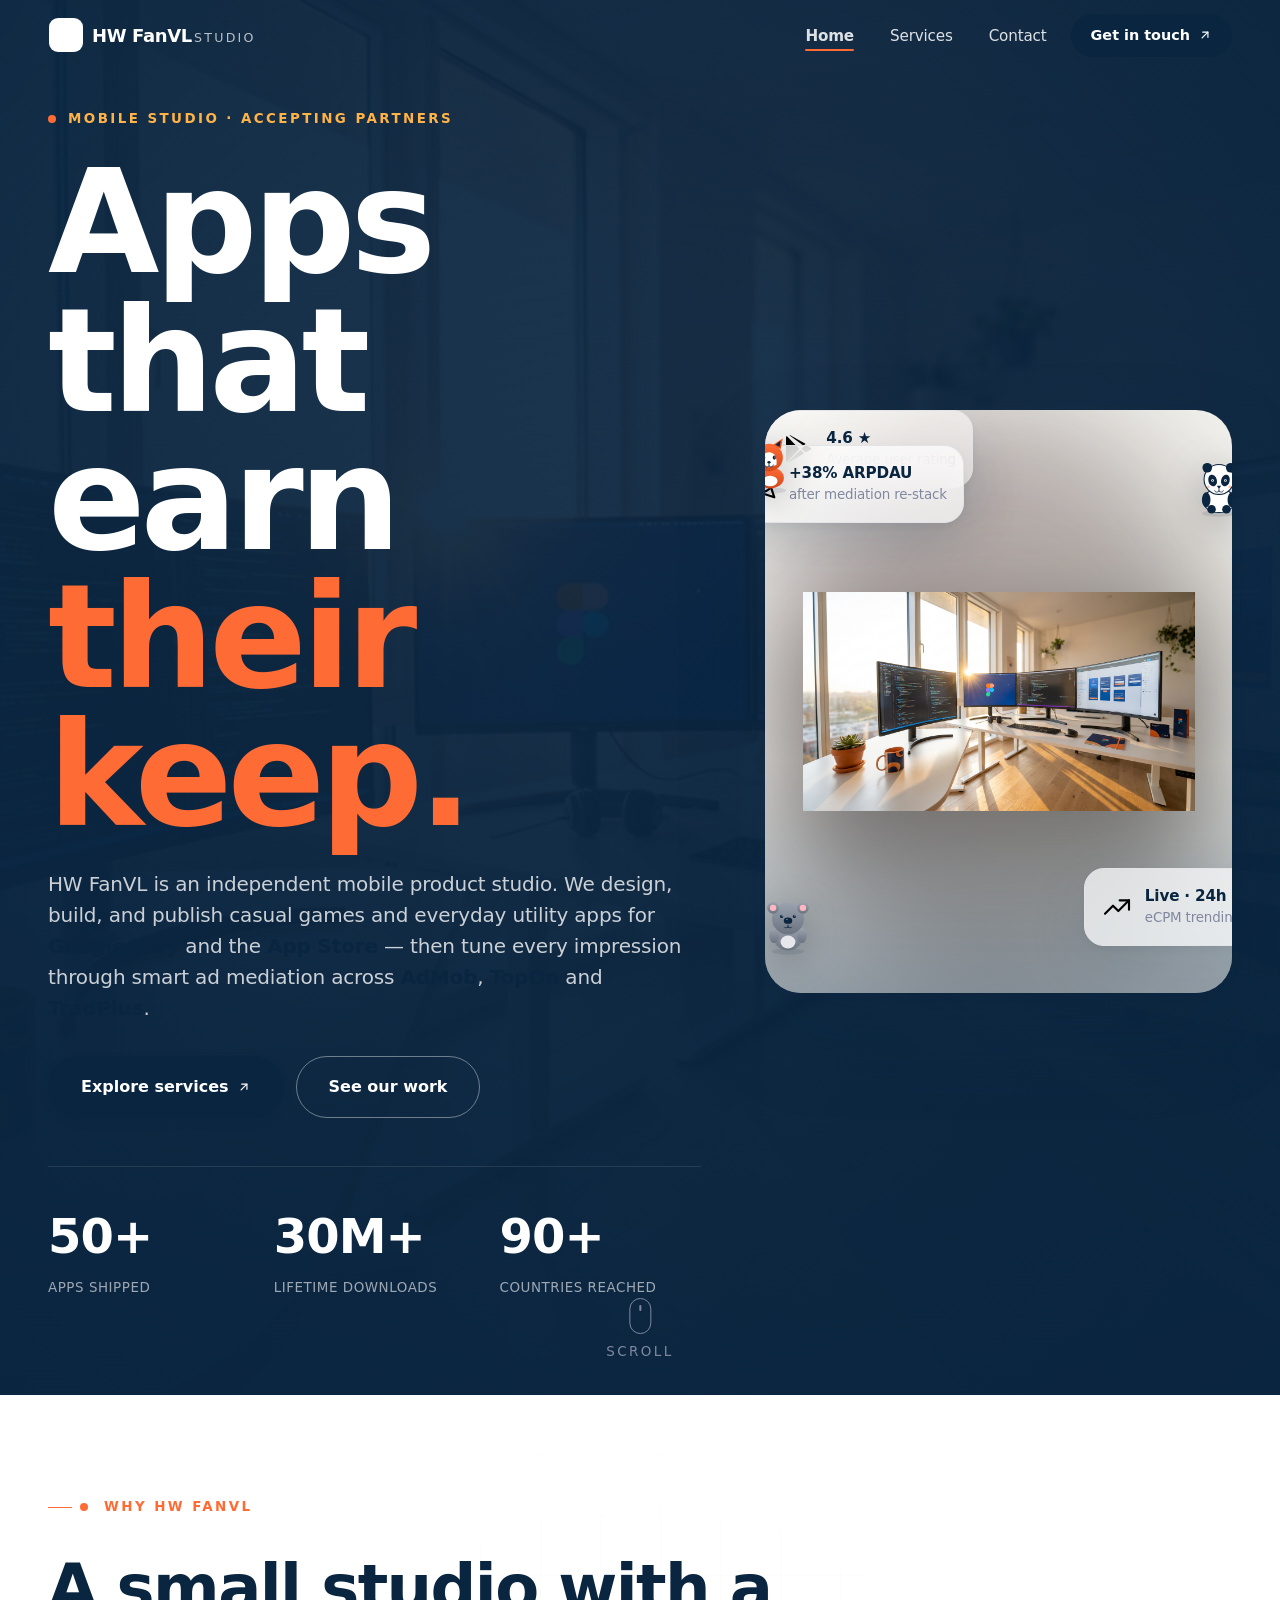
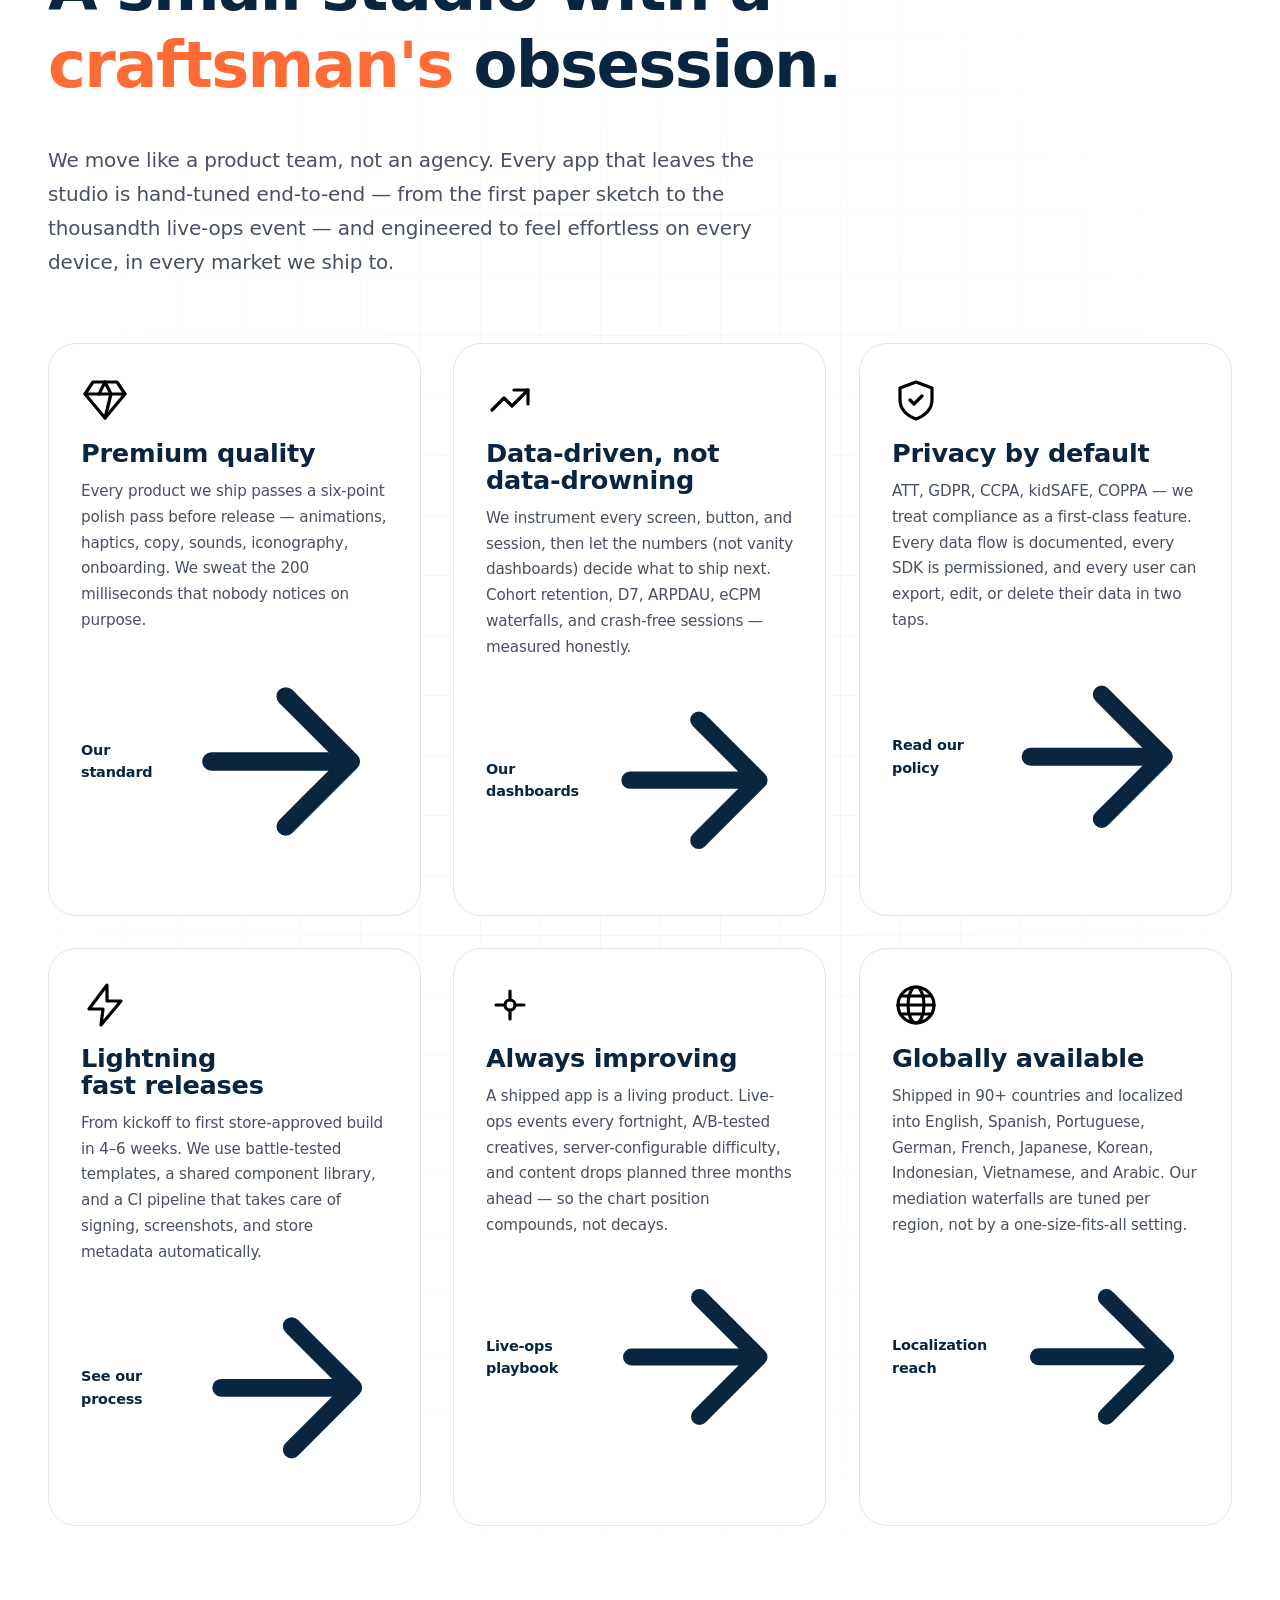
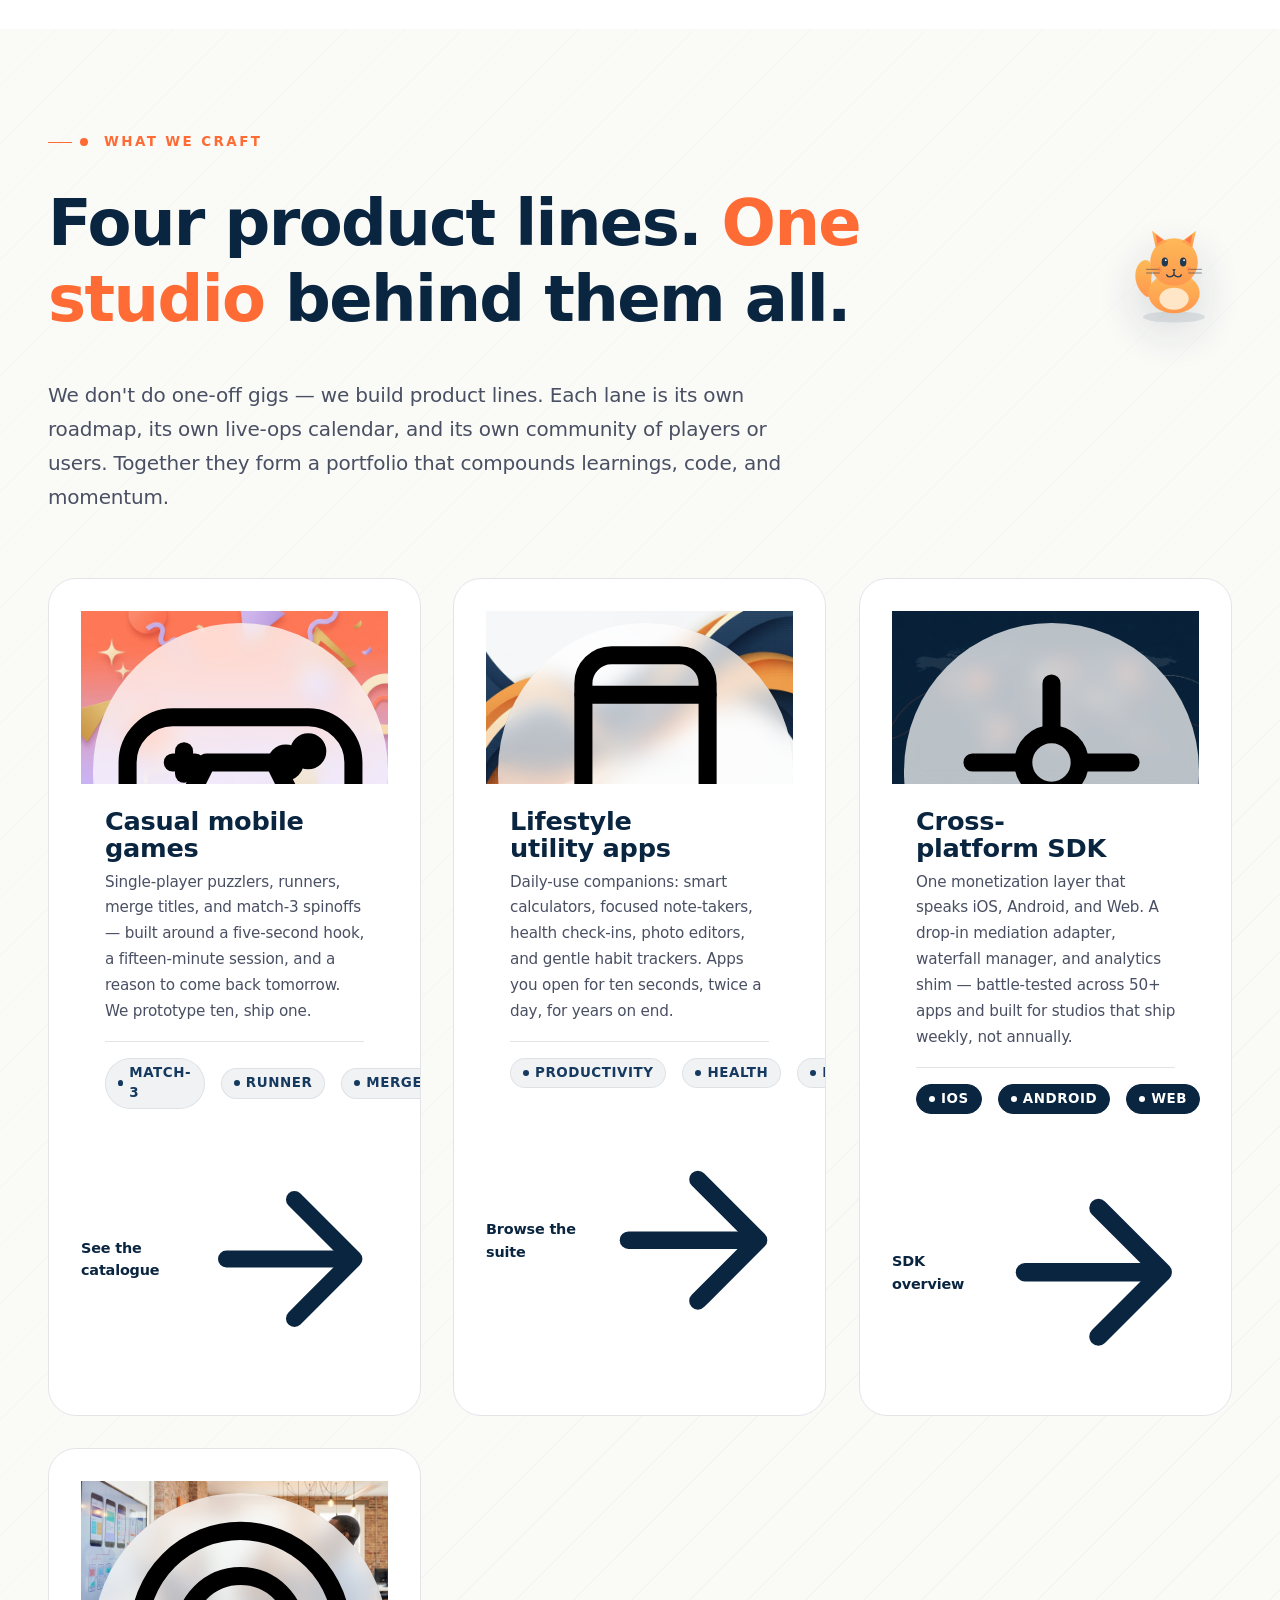
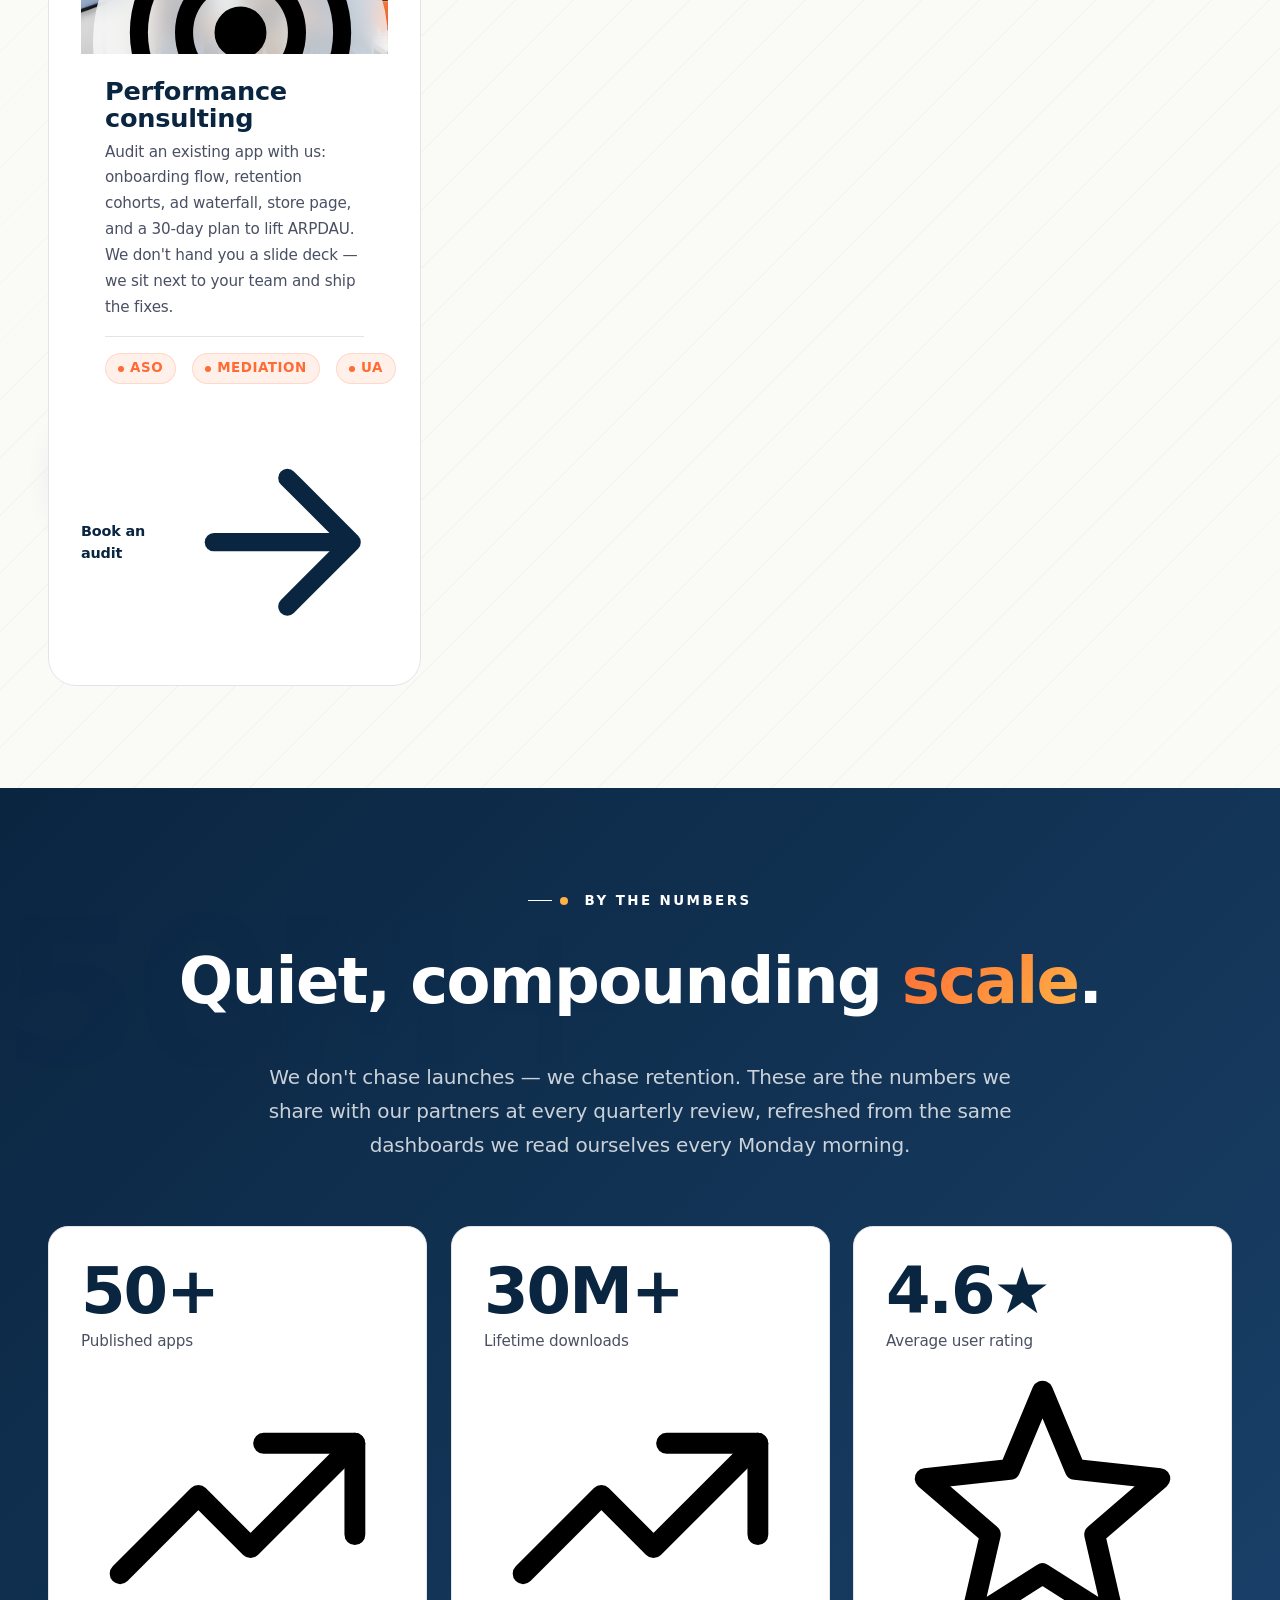
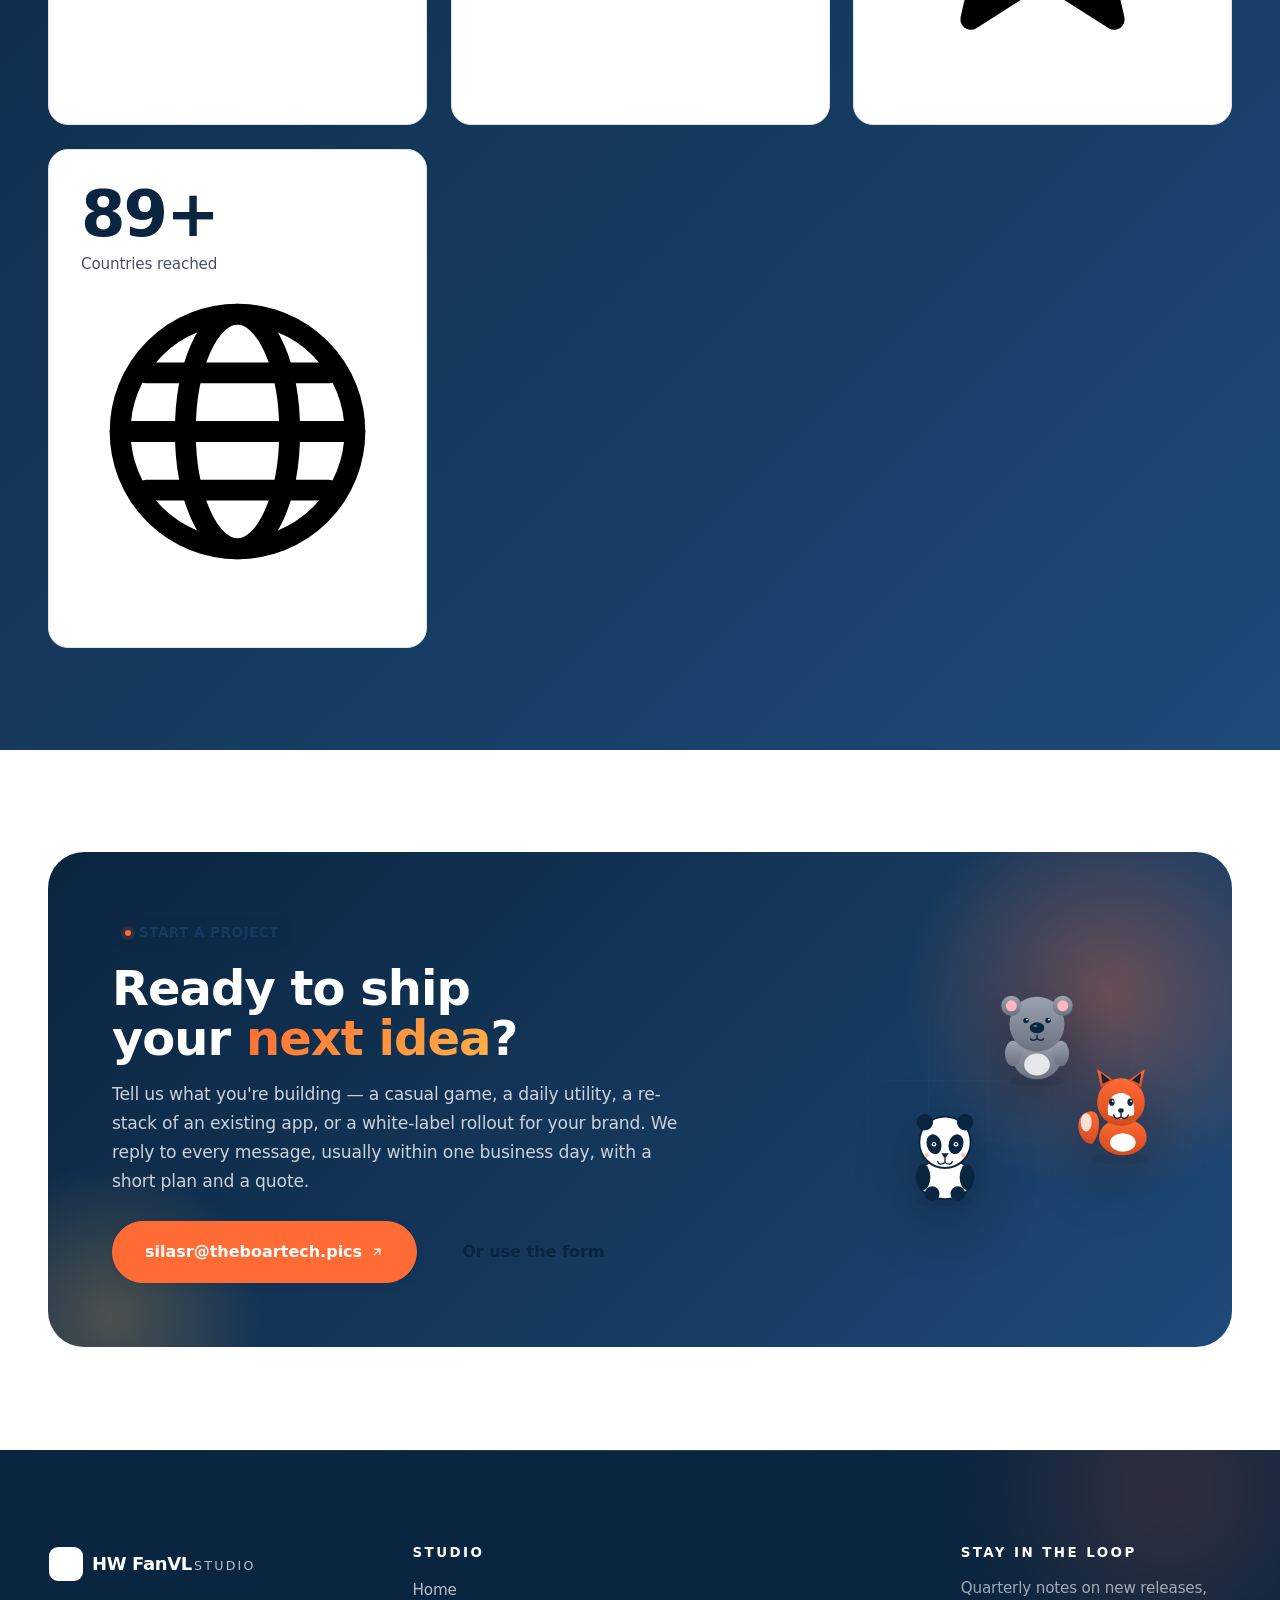
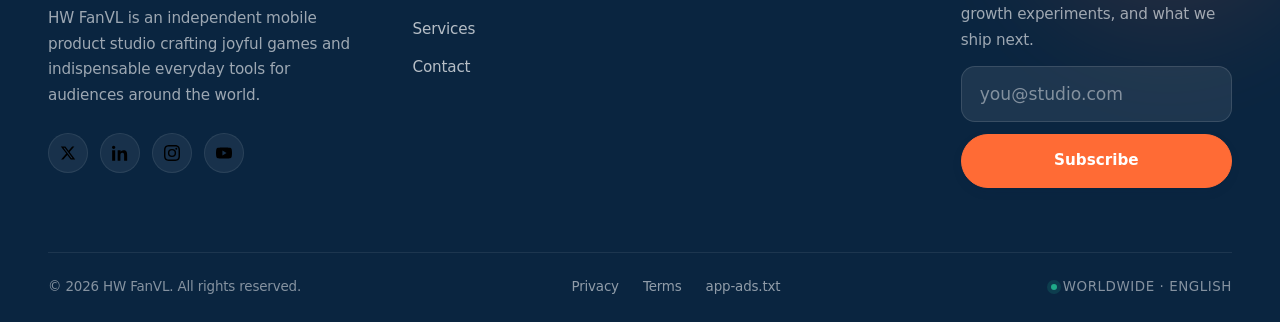
<file: index.html>
<!DOCTYPE html>
<html lang="en">
<head>
  <meta charset="UTF-8">
  <meta name="viewport" content="width=device-width, initial-scale=1.0, viewport-fit=cover">
  <meta name="theme-color" content="#0A2540">
  <meta name="color-scheme" content="light">

  <title>HW FanVL — Mobile Apps &amp; Digital Experiences</title>
  <meta name="description" content="HW FanVL crafts premium mobile games, lifestyle tools, and digital products. Publishing on Google Play and the App Store with intelligent ad monetization.">
  <meta name="keywords" content="mobile apps, game studio, AdMob mediation, TopOn, TradPlus, Google Play, App Store, casual games, lifestyle tools, mobile game studio, app monetization, indie studio, HW FanVL">
  <meta name="author" content="HW FanVL">
  <meta name="robots" content="index, follow">
  <meta name="googlebot" content="index, follow">
  <link rel="canonical" href="https://hwfanvl.com/">

  <!-- Open Graph -->
  <meta property="og:type" content="website">
  <meta property="og:site_name" content="HW FanVL">
  <meta property="og:title" content="HW FanVL — Mobile Apps &amp; Digital Experiences">
  <meta property="og:description" content="Premium mobile games, lifestyle tools, and digital products — published on Google Play and the App Store with intelligent ad monetization.">
  <meta property="og:url" content="https://hwfanvl.com/">
  <meta property="og:image" content="https://hwfanvl.com/images/og-image.svg">
  <meta property="og:image:width" content="1200">
  <meta property="og:image:height" content="630">
  <meta property="og:image:alt" content="HW FanVL — Mobile Apps &amp; Digital Experiences">
  <meta property="og:locale" content="en_US">

  <!-- Twitter Card -->
  <meta name="twitter:card" content="summary_large_image">
  <meta name="twitter:title" content="HW FanVL — Mobile Apps &amp; Digital Experiences">
  <meta name="twitter:description" content="Premium mobile games, lifestyle tools, and digital products — published on Google Play and the App Store with intelligent ad monetization.">
  <meta name="twitter:image" content="https://hwfanvl.com/images/og-image.svg">
  <meta name="twitter:image:alt" content="HW FanVL — Mobile Apps &amp; Digital Experiences">

  <!-- JSON-LD: Organization -->
  <script type="application/ld+json">
  {
    "@context": "https://schema.org",
    "@type": "Organization",
    "name": "HW FanVL",
    "url": "https://hwfanvl.com",
    "logo": "https://hwfanvl.com/images/logo.svg",
    "description": "HW FanVL crafts premium mobile games, lifestyle tools, and digital products published on Google Play and the App Store with intelligent ad monetization.",
    "email": "silasr@theboartech.pics",
    "sameAs": []
  }
  </script>

  <!-- Favicon -->
  <link rel="icon" type="image/svg+xml" href="images/favicon.svg">
  <link rel="apple-touch-icon" href="images/favicon.svg">

  <!-- Styles -->
  <link rel="stylesheet" href="css/style.css">
  <link rel="stylesheet" href="css/animations.css">

  <!-- Scripts (deferred) -->
  <script defer src="js/main.js"></script>
  <script defer src="js/animations.js"></script>
</head>

<body>
  <!-- Scroll progress bar (fixed, top) -->
  <div class="scroll-progress" data-scroll-progress aria-hidden="true"></div>

  <!-- Cursor halo (large screens; hidden on touch) -->
  <div class="cursor-halo" data-cursor-halo aria-hidden="true"></div>
  <div class="cursor-glow" data-cursor-glow aria-hidden="true"></div>

  <!-- ==================== NAV_START (identical across all pages) ==================== -->
  <header class="nav nav--dark" data-nav>
    <div class="nav__inner">
      <a class="nav-logo" href="index.html" aria-label="HW FanVL home">
        <img class="logo-mark" src="images/logo.svg" alt="" width="36" height="36">
        <span class="logo-text">HW FanVL <span class="sub">studio</span></span>
      </a>

      <nav class="nav-menu" aria-label="Primary">
        <ul class="nav-list" role="list">
          <li><a class="nav-link" data-nav-link href="index.html">Home</a></li>
          <li><a class="nav-link" data-nav-link href="services.html">Services</a></li>
          <li><a class="nav-link" data-nav-link href="contact.html">Contact</a></li>
        </ul>

        <div class="nav-actions">
          <a class="nav-cta" data-magnetic href="contact.html">
            <span>Get in touch</span>
            <svg class="arrow" viewBox="0 0 24 24" fill="none" stroke="currentColor" stroke-width="2" stroke-linecap="round" stroke-linejoin="round" aria-hidden="true">
              <path d="M7 17 L17 7"/>
              <path d="M8 7 H17 V16"/>
            </svg>
          </a>
        </div>
      </nav>

      <button class="nav-toggle" data-nav-toggle aria-label="Toggle menu" aria-expanded="false" aria-controls="mobile-drawer">
        <span class="bar"></span>
        <span class="bar"></span>
        <span class="bar"></span>
      </button>
    </div>
    <div class="nav-progress" data-nav-progress aria-hidden="true"></div>
  </header>

  <div class="mobile-drawer" id="mobile-drawer" data-mobile-drawer aria-hidden="true">
    <ul class="nav-list" role="list">
      <li><a class="nav-link" data-nav-link href="index.html">Home</a></li>
      <li><a class="nav-link" data-nav-link href="services.html">Services</a></li>
      <li><a class="nav-link" data-nav-link href="contact.html">Contact</a></li>
    </ul>
    <div class="nav-actions">
      <a class="nav-cta" href="contact.html">
        <span>Get in touch</span>
        <svg class="arrow" viewBox="0 0 24 24" fill="none" stroke="currentColor" stroke-width="2" stroke-linecap="round" stroke-linejoin="round" aria-hidden="true">
          <path d="M7 17 L17 7"/>
          <path d="M8 7 H17 V16"/>
        </svg>
      </a>
    </div>
  </div>
  <!-- ==================== NAV_END ==================== -->

  <main id="main">

    <!-- ==================== HERO_SECTION_START ==================== -->
    <section class="hero hero--ink" id="hero" data-anim-bg>
      <div class="hero__bg" aria-hidden="true">
        <img class="hero__img" src="images/studio-hero.png" alt="">
        <div class="hero__grid-overlay"></div>
      </div>

      <div class="hero__inner">
        <div class="hero__content">
          <span class="hero__eyebrow">
            <span class="pulse"></span>
            <span>Mobile studio · accepting partners</span>
          </span>

          <h1>
            <span class="display-line">Apps that earn</span>
            <span class="display-line display-accent">their keep.</span>
          </h1>

          <p class="lead">
            HW FanVL is an independent mobile product studio. We design, build, and publish casual games and everyday utility apps for <strong>Google&nbsp;Play</strong> and the <strong>App&nbsp;Store</strong> — then tune every impression through smart ad mediation across <strong>AdMob</strong>, <strong>TopOn</strong> and <strong>TradPlus</strong>.
          </p>

          <div class="hero__actions">
            <a class="btn btn-primary btn-lg" data-magnetic href="services.html">
              <span>Explore services</span>
              <svg class="arrow" viewBox="0 0 24 24" fill="none" stroke="currentColor" stroke-width="2" stroke-linecap="round" stroke-linejoin="round" aria-hidden="true">
                <path d="M7 17 L17 7"/>
                <path d="M8 7 H17 V16"/>
              </svg>
            </a>
            <a class="btn btn-outline-light btn-lg" data-magnetic href="#featured">
              <span>See our work</span>
            </a>
          </div>

          <div class="hero__stats">
            <div class="hero__stat">
              <span class="num" data-counter="50" data-suffix="+">0</span>
              <span class="lbl">Apps shipped</span>
            </div>
            <div class="hero__stat">
              <span class="num" data-counter="30" data-suffix="M+">0</span>
              <span class="lbl">Lifetime downloads</span>
            </div>
            <div class="hero__stat">
              <span class="num" data-counter="90" data-suffix="+">0</span>
              <span class="lbl">Countries reached</span>
            </div>
          </div>
        </div>

        <div class="hero__visual" data-tilt data-tilt-scroll="6">
          <div class="hero__visual-stack" aria-hidden="true">
            <div class="deco-blob ink glow"></div>
            <div class="deco-dots sm"></div>
            <img class="hero__visual-main" src="images/studio-hero.png" alt="">
            <img class="hero__floating-animal hero__floating-animal--tl float-slow" src="images/animal-fox.svg" alt="">
            <img class="hero__floating-animal hero__floating-animal--tr float" src="images/animal-panda.svg" alt="">
            <img class="hero__floating-animal hero__floating-animal--bl float-fast" src="images/animal-koala.svg" alt="">

            <div class="hero__floating-card glass-pulse">
              <div class="row">
                <img class="ic" src="images/icon-google-play.svg" alt="">
                <div class="meta">
                  <strong>4.6 ★</strong>
                  <span>Average user rating</span>
                </div>
              </div>
            </div>

            <div class="hero__floating-card tl">
              <div class="row">
                <img class="ic" src="images/icon-rocket.svg" alt="">
                <div class="meta">
                  <strong>+38% ARPDAU</strong>
                  <span>after mediation re-stack</span>
                </div>
              </div>
            </div>

            <div class="hero__floating-card br">
              <div class="row">
                <img class="ic" src="images/icon-trend.svg" alt="">
                <div class="meta">
                  <strong>Live · 24h</strong>
                  <span>eCPM trending up</span>
                </div>
              </div>
            </div>
          </div>
        </div>
      </div>

      <div class="hero__scroll-cue" aria-hidden="true">
        <span class="mouse"></span>
        <span>Scroll</span>
      </div>
    </section>
    <!-- ==================== HERO_SECTION_END ==================== -->


    <!-- ==================== OVERVIEW_SECTION_START ==================== -->
    <section class="section bg-paper" id="overview">
      <div class="deco-grid" aria-hidden="true"></div>
      <div class="deco-blob accent float-slow" aria-hidden="true"></div>

      <div class="container">
        <div class="section-head reveal-stagger">
          <span class="eyebrow"><span class="kicker-dot"></span> Why HW FanVL</span>
          <h2 class="section-title">
            A small studio with a <span class="accent">craftsman's</span> obsession.
          </h2>
          <p class="section-subtitle">
            We move like a product team, not an agency. Every app that leaves the studio is hand-tuned end-to-end — from the first paper sketch to the thousandth live-ops event — and engineered to feel effortless on every device, in every market we ship to.
          </p>
        </div>

        <div class="grid grid-3 overview__grid" data-anim="up">
          <div class="card card-feature" data-anim="up" data-anim-delay="0">
            <div class="card__icon"><img class="ic" src="images/icon-diamond.svg" alt=""></div>
            <h3 class="card__title">Premium quality</h3>
            <p class="card__body">
              Every product we ship passes a six-point polish pass before release — animations, haptics, copy, sounds, iconography, onboarding. We sweat the 200 milliseconds that nobody notices on purpose.
            </p>
            <a class="card__link" href="services.html">Our standard <svg class="arrow" viewBox="0 0 24 24" fill="none" stroke="currentColor" stroke-width="2" stroke-linecap="round" stroke-linejoin="round" aria-hidden="true"><path d="M5 12 H19"/><path d="M13 5 L20 12 L13 19"/></svg></a>
          </div>

          <div class="card card-feature" data-anim="up" data-anim-delay="80">
            <div class="card__icon"><img class="ic" src="images/icon-trend.svg" alt=""></div>
            <h3 class="card__title">Data-driven, not data-drowning</h3>
            <p class="card__body">
              We instrument every screen, button, and session, then let the numbers (not vanity dashboards) decide what to ship next. Cohort retention, D7, ARPDAU, eCPM waterfalls, and crash-free sessions — measured honestly.
            </p>
            <a class="card__link" href="services.html">Our dashboards <svg class="arrow" viewBox="0 0 24 24" fill="none" stroke="currentColor" stroke-width="2" stroke-linecap="round" stroke-linejoin="round" aria-hidden="true"><path d="M5 12 H19"/><path d="M13 5 L20 12 L13 19"/></svg></a>
          </div>

          <div class="card card-feature" data-anim="up" data-anim-delay="160">
            <div class="card__icon"><img class="ic" src="images/icon-shield.svg" alt=""></div>
            <h3 class="card__title">Privacy by default</h3>
            <p class="card__body">
              ATT, GDPR, CCPA, kidSAFE, COPPA — we treat compliance as a first-class feature. Every data flow is documented, every SDK is permissioned, and every user can export, edit, or delete their data in two taps.
            </p>
            <a class="card__link" href="privacy.html">Read our policy <svg class="arrow" viewBox="0 0 24 24" fill="none" stroke="currentColor" stroke-width="2" stroke-linecap="round" stroke-linejoin="round" aria-hidden="true"><path d="M5 12 H19"/><path d="M13 5 L20 12 L13 19"/></svg></a>
          </div>

          <div class="card card-feature" data-anim="up" data-anim-delay="240">
            <div class="card__icon"><img class="ic" src="images/icon-lightning.svg" alt=""></div>
            <h3 class="card__title">Lightning fast releases</h3>
            <p class="card__body">
              From kickoff to first store-approved build in 4–6 weeks. We use battle-tested templates, a shared component library, and a CI pipeline that takes care of signing, screenshots, and store metadata automatically.
            </p>
            <a class="card__link" href="services.html">See our process <svg class="arrow" viewBox="0 0 24 24" fill="none" stroke="currentColor" stroke-width="2" stroke-linecap="round" stroke-linejoin="round" aria-hidden="true"><path d="M5 12 H19"/><path d="M13 5 L20 12 L13 19"/></svg></a>
          </div>

          <div class="card card-feature" data-anim="up" data-anim-delay="320">
            <div class="card__icon"><img class="ic" src="images/icon-spark.svg" alt=""></div>
            <h3 class="card__title">Always improving</h3>
            <p class="card__body">
              A shipped app is a living product. Live-ops events every fortnight, A/B-tested creatives, server-configurable difficulty, and content drops planned three months ahead — so the chart position compounds, not decays.
            </p>
            <a class="card__link" href="services.html">Live-ops playbook <svg class="arrow" viewBox="0 0 24 24" fill="none" stroke="currentColor" stroke-width="2" stroke-linecap="round" stroke-linejoin="round" aria-hidden="true"><path d="M5 12 H19"/><path d="M13 5 L20 12 L13 19"/></svg></a>
          </div>

          <div class="card card-feature" data-anim="up" data-anim-delay="400">
            <div class="card__icon"><img class="ic" src="images/icon-globe.svg" alt=""></div>
            <h3 class="card__title">Globally available</h3>
            <p class="card__body">
              Shipped in 90+ countries and localized into English, Spanish, Portuguese, German, French, Japanese, Korean, Indonesian, Vietnamese, and Arabic. Our mediation waterfalls are tuned per region, not by a one-size-fits-all setting.
            </p>
            <a class="card__link" href="services.html">Localization reach <svg class="arrow" viewBox="0 0 24 24" fill="none" stroke="currentColor" stroke-width="2" stroke-linecap="round" stroke-linejoin="round" aria-hidden="true"><path d="M5 12 H19"/><path d="M13 5 L20 12 L13 19"/></svg></a>
          </div>
        </div>
      </div>
    </section>
    <!-- ==================== OVERVIEW_SECTION_END ==================== -->


    <!-- ==================== FEATURED_SECTION_START ==================== -->
    <section class="section bg-bone" id="featured">
      <div class="deco-stripes" aria-hidden="true"></div>
      <img class="deco-float deco-float--cat float" src="images/animal-cat.svg" alt="" aria-hidden="true">
      <img class="deco-float deco-float--rabbit float-slow" src="images/animal-rabbit.svg" alt="" aria-hidden="true">

      <div class="container">
        <div class="section-head reveal-stagger">
          <span class="eyebrow"><span class="kicker-dot"></span> What we craft</span>
          <h2 class="section-title">
            Four product lines. <span class="accent">One studio</span> behind them all.
          </h2>
          <p class="section-subtitle">
            We don't do one-off gigs — we build product lines. Each lane is its own roadmap, its own live-ops calendar, and its own community of players or users. Together they form a portfolio that compounds learnings, code, and momentum.
          </p>
        </div>

        <div class="grid grid-4 featured__grid" data-anim="up">
          <article class="card card-feature" data-anim="up">
            <div class="card-feature__media">
              <img src="images/illustration-celebration.png" alt="Casual mobile game artwork">
              <span class="badge"><img class="ic" src="images/icon-game.svg" alt=""> Casual game</span>
            </div>
            <div class="card-feature__body">
              <h3 class="card-feature__title">Casual mobile games</h3>
              <p>
                Single-player puzzlers, runners, merge titles, and match-3 spinoffs — built around a five-second hook, a fifteen-minute session, and a reason to come back tomorrow. We prototype ten, ship one.
              </p>
              <div class="card-feature__meta">
                <span class="tag"><span class="dot"></span> Match-3</span>
                <span class="tag"><span class="dot"></span> Runner</span>
                <span class="tag"><span class="dot"></span> Merge</span>
              </div>
            </div>
            <a class="card__link" href="services.html">See the catalogue <svg class="arrow" viewBox="0 0 24 24" fill="none" stroke="currentColor" stroke-width="2" stroke-linecap="round" stroke-linejoin="round" aria-hidden="true"><path d="M5 12 H19"/><path d="M13 5 L20 12 L13 19"/></svg></a>
          </article>

          <article class="card card-feature" data-anim="up" data-anim-delay="80">
            <div class="card-feature__media">
              <img src="images/illustration-abstract.png" alt="Lifestyle utility app artwork">
              <span class="badge"><img class="ic" src="images/icon-mobile.svg" alt=""> Utility</span>
            </div>
            <div class="card-feature__body">
              <h3 class="card-feature__title">Lifestyle utility apps</h3>
              <p>
                Daily-use companions: smart calculators, focused note-takers, health check-ins, photo editors, and gentle habit trackers. Apps you open for ten seconds, twice a day, for years on end.
              </p>
              <div class="card-feature__meta">
                <span class="tag"><span class="dot"></span> Productivity</span>
                <span class="tag"><span class="dot"></span> Health</span>
                <span class="tag"><span class="dot"></span> Photo</span>
              </div>
            </div>
            <a class="card__link" href="services.html">Browse the suite <svg class="arrow" viewBox="0 0 24 24" fill="none" stroke="currentColor" stroke-width="2" stroke-linecap="round" stroke-linejoin="round" aria-hidden="true"><path d="M5 12 H19"/><path d="M13 5 L20 12 L13 19"/></svg></a>
          </article>

          <article class="card card-feature" data-anim="up" data-anim-delay="160">
            <div class="card-feature__media">
              <img src="images/illustration-connections.png" alt="Cross-platform SDK">
              <span class="badge"><img class="ic" src="images/icon-spark.svg" alt=""> SDK</span>
            </div>
            <div class="card-feature__body">
              <h3 class="card-feature__title">Cross-platform SDK</h3>
              <p>
                One monetization layer that speaks iOS, Android, and Web. A drop-in mediation adapter, waterfall manager, and analytics shim — battle-tested across 50+ apps and built for studios that ship weekly, not annually.
              </p>
              <div class="card-feature__meta">
                <span class="tag tag-ink"><span class="dot"></span> iOS</span>
                <span class="tag tag-ink"><span class="dot"></span> Android</span>
                <span class="tag tag-ink"><span class="dot"></span> Web</span>
              </div>
            </div>
            <a class="card__link" href="services.html">SDK overview <svg class="arrow" viewBox="0 0 24 24" fill="none" stroke="currentColor" stroke-width="2" stroke-linecap="round" stroke-linejoin="round" aria-hidden="true"><path d="M5 12 H19"/><path d="M13 5 L20 12 L13 19"/></svg></a>
          </article>

          <article class="card card-feature" data-anim="up" data-anim-delay="240">
            <div class="card-feature__media">
              <img src="images/team-collaboration.png" alt="Performance consulting">
              <span class="badge"><img class="ic" src="images/icon-target.svg" alt=""> Consulting</span>
            </div>
            <div class="card-feature__body">
              <h3 class="card-feature__title">Performance consulting</h3>
              <p>
                Audit an existing app with us: onboarding flow, retention cohorts, ad waterfall, store page, and a 30-day plan to lift ARPDAU. We don't hand you a slide deck — we sit next to your team and ship the fixes.
              </p>
              <div class="card-feature__meta">
                <span class="tag tag-accent"><span class="dot"></span> ASO</span>
                <span class="tag tag-accent"><span class="dot"></span> Mediation</span>
                <span class="tag tag-accent"><span class="dot"></span> UA</span>
              </div>
            </div>
            <a class="card__link" href="contact.html">Book an audit <svg class="arrow" viewBox="0 0 24 24" fill="none" stroke="currentColor" stroke-width="2" stroke-linecap="round" stroke-linejoin="round" aria-hidden="true"><path d="M5 12 H19"/><path d="M13 5 L20 12 L13 19"/></svg></a>
          </article>
        </div>
      </div>
    </section>
    <!-- ==================== FEATURED_SECTION_END ==================== -->


    <!-- ==================== STATS_SECTION_START ==================== -->
    <section class="section bg-ink" id="stats">
      <div class="deco-dots deco-dots--light" aria-hidden="true"></div>
      <div class="deco-blob amber float-slow" aria-hidden="true"></div>
      <span class="deco-number" aria-hidden="true">50M+</span>

      <div class="container">
        <div class="section-head reveal-stagger center">
          <span class="eyebrow eyebrow-light"><span class="kicker-dot"></span> By the numbers</span>
          <h2 class="section-title text-paper">
            Quiet, compounding <span class="gradient-text">scale</span>.
          </h2>
          <p class="section-subtitle">
            We don't chase launches — we chase retention. These are the numbers we share with our partners at every quarterly review, refreshed from the same dashboards we read ourselves every Monday morning.
          </p>
        </div>

        <div class="grid grid-4 stats" data-anim="up">
          <div class="card card-stat" data-anim="up" data-anim-delay="0">
            <span class="num"><span data-counter="50" data-suffix="+">0</span></span>
            <span class="lbl">Published apps</span>
            <span class="stat__trend"><img class="ic" src="images/icon-trend.svg" alt=""> Live on both stores</span>
          </div>
          <div class="card card-stat" data-anim="up" data-anim-delay="80">
            <span class="num"><span data-counter="30" data-suffix="M+">0</span></span>
            <span class="lbl">Lifetime downloads</span>
            <span class="stat__trend"><img class="ic" src="images/icon-trend.svg" alt=""> Organic + paid</span>
          </div>
          <div class="card card-stat" data-anim="up" data-anim-delay="160">
            <span class="num"><span data-counter="4.6" data-suffix="★" data-decimals="1">0</span></span>
            <span class="lbl">Average user rating</span>
            <span class="stat__trend"><img class="ic" src="images/icon-star.svg" alt=""> 92% positive reviews</span>
          </div>
          <div class="card card-stat" data-anim="up" data-anim-delay="240">
            <span class="num"><span data-counter="90" data-suffix="+">0</span></span>
            <span class="lbl">Countries reached</span>
            <span class="stat__trend"><img class="ic" src="images/icon-globe.svg" alt=""> Localized in 10 languages</span>
          </div>
        </div>
      </div>
    </section>
    <!-- ==================== STATS_SECTION_END ==================== -->


    <!-- ==================== CTA_SECTION_START ==================== -->
    <section class="section bg-paper" id="cta">
      <div class="deco-blob ink float-slow" aria-hidden="true"></div>
      <img class="deco-float deco-float--dog float" src="images/animal-dog.svg" alt="" aria-hidden="true">

      <div class="container">
        <div class="card-cta" data-anim="scale">
          <div class="card-cta__content">
            <span class="kicker"><span class="dot"></span> Start a project</span>
            <h2>Ready to ship your <span class="gradient-text">next idea</span>?</h2>
            <p>
              Tell us what you're building — a casual game, a daily utility, a re-stack of an existing app, or a white-label rollout for your brand. We reply to every message, usually within one business day, with a short plan and a quote.
            </p>
            <div class="actions">
              <a class="btn btn-accent btn-lg" data-magnetic href="mailto:silasr@theboartech.pics?subject=Project%20inquiry%20%E2%80%94%20HW%20FanVL">
                <span>silasr@theboartech.pics</span>
                <svg class="arrow" viewBox="0 0 24 24" fill="none" stroke="currentColor" stroke-width="2" stroke-linecap="round" stroke-linejoin="round" aria-hidden="true">
                  <path d="M7 17 L17 7"/>
                  <path d="M8 7 H17 V16"/>
                </svg>
              </a>
              <a class="btn btn-ghost btn-lg" href="contact.html">
                <span>Or use the form</span>
              </a>
            </div>
          </div>

          <div class="card-cta__visual" aria-hidden="true">
            <div class="deco-grid deco-grid--dark"></div>
            <img class="float-slow" src="images/animal-koala.svg" alt="">
            <img class="float" src="images/animal-panda.svg" alt="">
            <img class="float-fast" src="images/animal-fox.svg" alt="">
          </div>
        </div>
      </div>
    </section>
    <!-- ==================== CTA_SECTION_END ==================== -->

  </main>

  <!-- ==================== FOOTER_START (identical across all pages) ==================== -->
  <footer class="footer" data-anim="up">
    <div class="container">
      <div class="footer__grid">
        <div class="footer__brand">
          <a class="nav-logo" href="index.html" aria-label="HW FanVL home">
            <img class="logo-mark" src="images/logo-white.svg" alt="" width="36" height="36">
            <span class="logo-text">HW FanVL <span class="sub">studio</span></span>
          </a>
          <p>
            HW FanVL is an independent mobile product studio crafting joyful games and indispensable everyday tools for audiences around the world.
          </p>
          <div class="footer__social">
            <a href="#" aria-label="X (Twitter)"><img class="ic" src="images/icon-x.svg" alt=""></a>
            <a href="#" aria-label="LinkedIn"><img class="ic" src="images/icon-linkedin.svg" alt=""></a>
            <a href="#" aria-label="Instagram"><img class="ic" src="images/icon-instagram.svg" alt=""></a>
            <a href="#" aria-label="YouTube"><img class="ic" src="images/icon-youtube.svg" alt=""></a>
          </div>
        </div>

        <div class="footer__col">
          <h6>Studio</h6>
          <ul role="list">
            <li><a href="index.html">Home</a></li>
            <li><a href="services.html">Services</a></li>
            <li><a href="contact.html">Contact</a></li>
          </ul>
        </div>

        <div class="footer__col">
          <h6>Resources</h6>
          <ul role="list">
            <li><a href="privacy.html">Privacy policy</a></li>
            <li><a href="terms.html">Terms of service</a></li>
            <li><a href="contact.html">Press &amp; partnerships</a></li>
            <li><a href="app-ads.txt">app-ads.txt</a></li>
          </ul>
        </div>

        <div class="footer__col footer__newsletter">
          <h6>Stay in the loop</h6>
          <p>Quarterly notes on new releases, growth experiments, and what we ship next.</p>
          <form data-newsletter novalidate>
            <input class="form-control" type="email" name="email" placeholder="you@studio.com" required aria-label="Email address">
            <div class="form-status" data-form-status></div>
            <button class="btn btn-accent btn-block" type="submit">Subscribe</button>
          </form>
        </div>
      </div>

      <div class="footer__bottom">
        <div>© <span data-year>2026</span> HW FanVL. All rights reserved.</div>
        <div class="legal-links">
          <a href="privacy.html">Privacy</a>
          <a href="terms.html">Terms</a>
          <a href="app-ads.txt">app-ads.txt</a>
        </div>
        <div class="region"><span class="dot"></span><span>Worldwide · English</span></div>
      </div>
    </div>
  </footer>
  <!-- ==================== FOOTER_END ==================== -->

  <a class="back-to-top" data-back-top href="#main" aria-label="Back to top">
    <svg class="ic" viewBox="0 0 24 24" fill="none" stroke="currentColor" stroke-width="2" stroke-linecap="round" stroke-linejoin="round" aria-hidden="true">
      <path d="M12 19 V5"/>
      <path d="M5 12 L12 5 L19 12"/>
    </svg>
  </a>
</body>
</html>
</file>
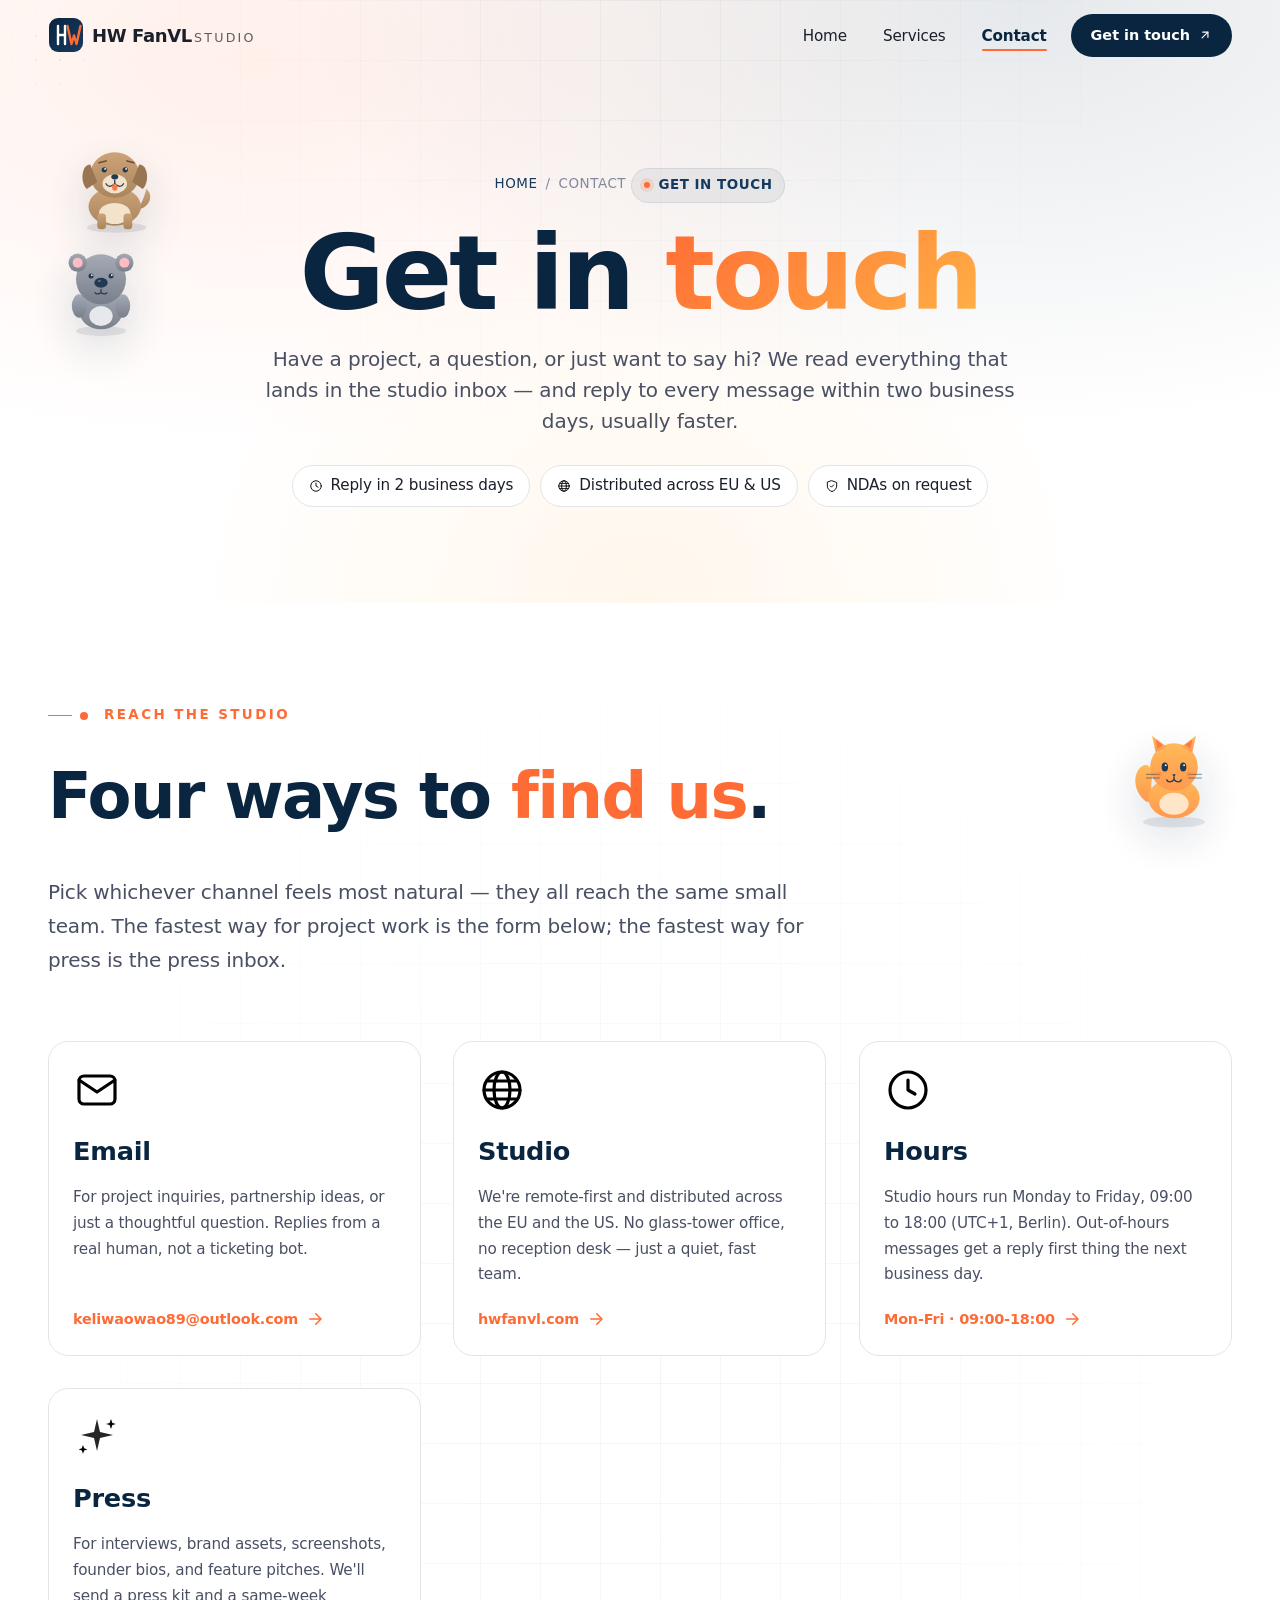
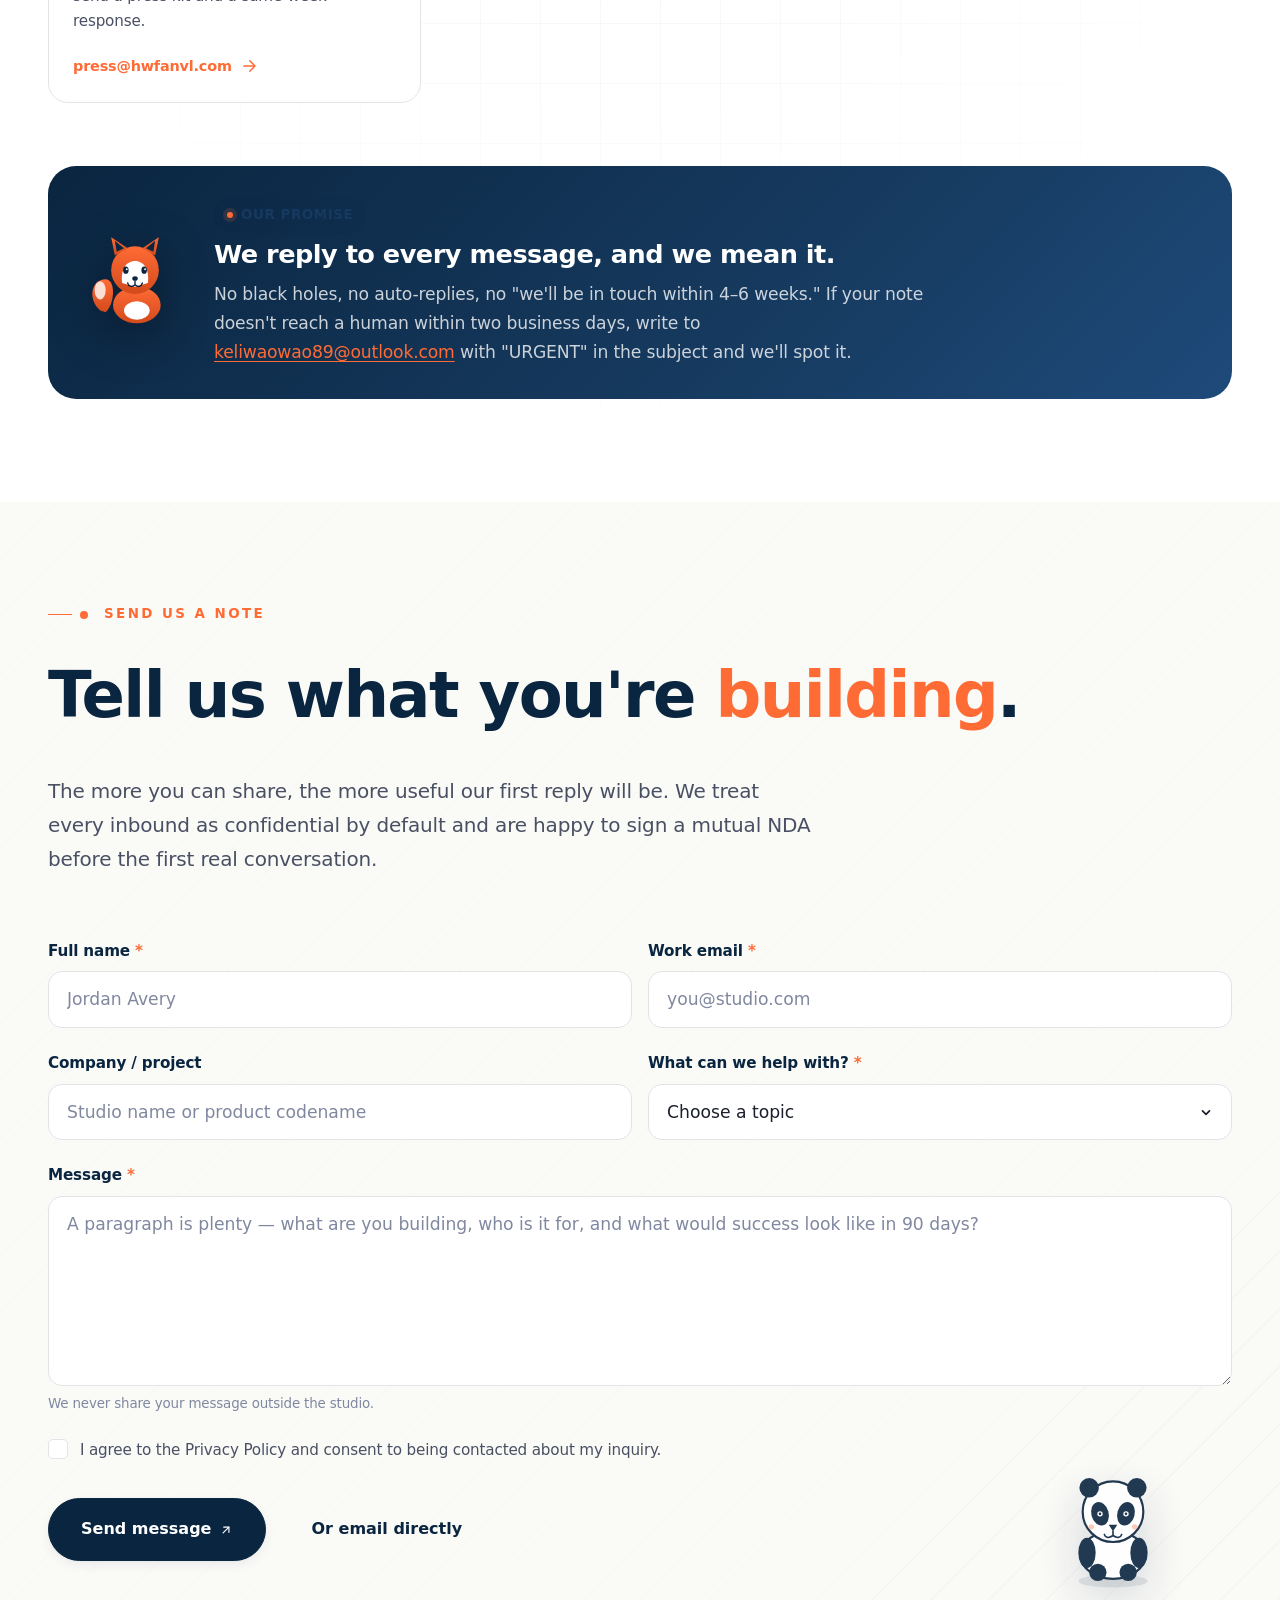
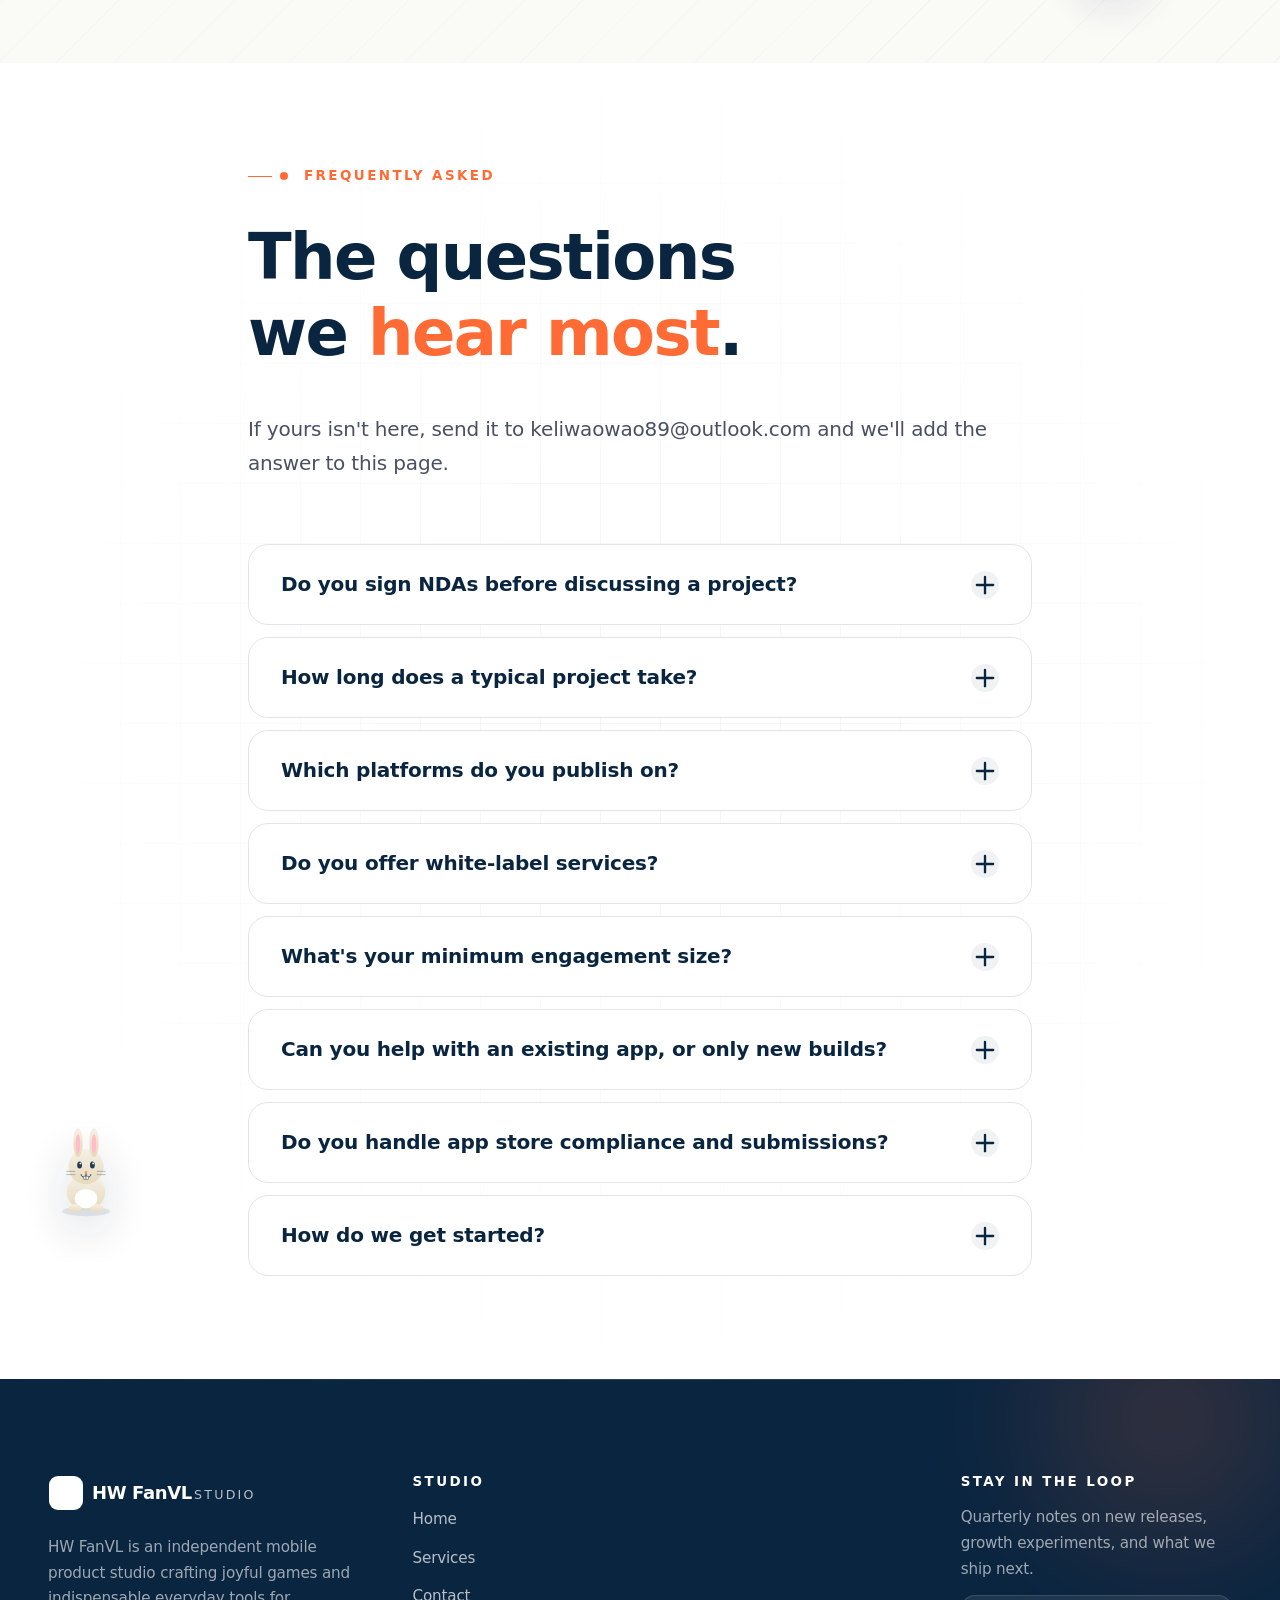
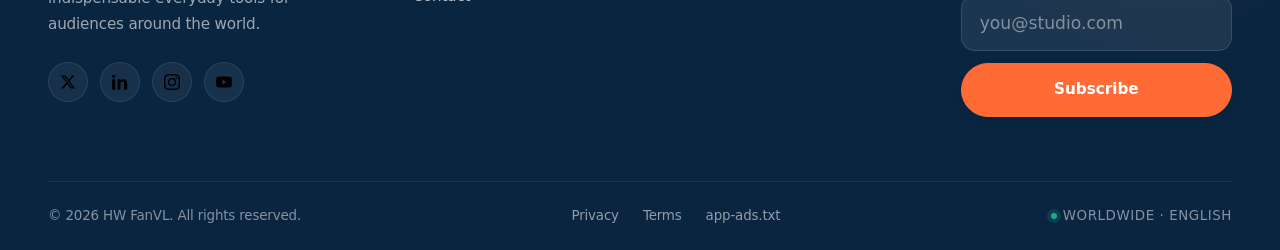
<file: contact.html>
<!DOCTYPE html>
<html lang="en">
<head>
  <meta charset="UTF-8">
  <meta name="viewport" content="width=device-width, initial-scale=1.0, viewport-fit=cover">
  <meta name="theme-color" content="#0A2540">
  <meta name="color-scheme" content="light">

  <title>Contact — HW FanVL</title>
  <meta name="description" content="Talk to HW FanVL about publishing, partnerships, or app projects. We respond to every inbound — usually within two business days.">
  <meta name="keywords" content="contact HW FanVL, mobile app studio contact, partnership inquiry, app publishing inquiry, press kit">
  <meta name="author" content="HW FanVL">
  <meta name="robots" content="index, follow">
  <meta name="googlebot" content="index, follow">
  <link rel="canonical" href="https://hwfanvl.com/contact.html">

  <!-- Open Graph -->
  <meta property="og:type" content="website">
  <meta property="og:site_name" content="HW FanVL">
  <meta property="og:title" content="Contact — HW FanVL">
  <meta property="og:description" content="Talk to HW FanVL about publishing, partnerships, or app projects. We respond to every inbound — usually within two business days.">
  <meta property="og:url" content="https://hwfanvl.com/contact.html">
  <meta property="og:image" content="https://hwfanvl.com/images/og-image.svg">
  <meta property="og:image:width" content="1200">
  <meta property="og:image:height" content="630">
  <meta property="og:locale" content="en_US">

  <!-- Twitter Card -->
  <meta name="twitter:card" content="summary_large_image">
  <meta name="twitter:title" content="Contact — HW FanVL">
  <meta name="twitter:description" content="Talk to HW FanVL about publishing, partnerships, or app projects. We respond within two business days.">
  <meta name="twitter:image" content="https://hwfanvl.com/images/og-image.svg">

  <!-- JSON-LD: ContactPage -->
  <script type="application/ld+json">
  {
    "@context": "https://schema.org",
    "@type": "ContactPage",
    "name": "Contact HW FanVL",
    "url": "https://hwfanvl.com/contact.html",
    "mainEntity": {
      "@type": "Organization",
      "name": "HW FanVL",
      "email": "keliwaowao89@outlook.com",
      "url": "https://hwfanvl.com"
    }
  }
  </script>

  <!-- Favicon -->
  <link rel="icon" type="image/svg+xml" href="images/favicon.svg">
  <link rel="apple-touch-icon" href="images/favicon.svg">

  <!-- Styles -->
  <link rel="stylesheet" href="css/style.css">
  <link rel="stylesheet" href="css/animations.css">

  <!-- Scripts (deferred) -->
  <script defer src="js/main.js"></script>
  <script defer src="js/animations.js"></script>
</head>

<body>
  <div class="scroll-progress" data-scroll-progress aria-hidden="true"></div>
  <div class="cursor-halo" data-cursor-halo aria-hidden="true"></div>
  <div class="cursor-glow" data-cursor-glow aria-hidden="true"></div>

  <!-- ==================== NAV_START (identical across all pages) ==================== -->
  <header class="nav" data-nav>
    <div class="nav__inner">
      <a class="nav-logo" href="index.html" aria-label="HW FanVL home">
        <img class="logo-mark" src="images/logo.svg" alt="" width="36" height="36">
        <span class="logo-text">HW FanVL <span class="sub">studio</span></span>
      </a>

      <nav class="nav-menu" aria-label="Primary">
        <ul class="nav-list" role="list">
          <li><a class="nav-link" data-nav-link href="index.html">Home</a></li>
          <li><a class="nav-link" data-nav-link href="services.html">Services</a></li>
          <li><a class="nav-link" data-nav-link href="contact.html">Contact</a></li>
        </ul>

        <div class="nav-actions">
          <a class="nav-cta" data-magnetic href="#contact-form">
            <span>Get in touch</span>
            <svg class="arrow" viewBox="0 0 24 24" fill="none" stroke="currentColor" stroke-width="2" stroke-linecap="round" stroke-linejoin="round" aria-hidden="true">
              <path d="M7 17 L17 7"/>
              <path d="M8 7 H17 V16"/>
            </svg>
          </a>
        </div>
      </nav>

      <button class="nav-toggle" data-nav-toggle aria-label="Toggle menu" aria-expanded="false" aria-controls="mobile-drawer">
        <span class="bar"></span>
        <span class="bar"></span>
        <span class="bar"></span>
      </button>
    </div>
    <div class="nav-progress" data-nav-progress aria-hidden="true"></div>
  </header>

  <div class="mobile-drawer" id="mobile-drawer" data-mobile-drawer aria-hidden="true">
    <ul class="nav-list" role="list">
      <li><a class="nav-link" data-nav-link href="index.html">Home</a></li>
      <li><a class="nav-link" data-nav-link href="services.html">Services</a></li>
      <li><a class="nav-link" data-nav-link href="contact.html">Contact</a></li>
    </ul>
    <div class="nav-actions">
      <a class="nav-cta" href="#contact-form">
        <span>Get in touch</span>
        <svg class="arrow" viewBox="0 0 24 24" fill="none" stroke="currentColor" stroke-width="2" stroke-linecap="round" stroke-linejoin="round" aria-hidden="true">
          <path d="M7 17 L17 7"/>
          <path d="M8 7 H17 V16"/>
        </svg>
      </a>
    </div>
  </div>
  <!-- ==================== NAV_END ==================== -->

  <main id="main">

    <!-- ==================== HERO_SECTION_START ==================== -->
    <section class="page-hero" id="hero">
      <div class="deco-blob accent float-slow" aria-hidden="true"></div>
      <div class="deco-dots sm" aria-hidden="true"></div>
      <img class="deco-float deco-float--dog float" src="images/animal-dog.svg" alt="" aria-hidden="true">
      <img class="deco-float deco-float--koala float-slow" src="images/animal-koala.svg" alt="" aria-hidden="true">

      <div class="page-hero__inner">
        <div class="page-hero__crumbs">
          <a href="index.html">Home</a>
          <span class="sep">/</span>
          <span>Contact</span>
        </div>
        <span class="kicker"><span class="dot"></span> Get in touch</span>
        <h1>
          Get in <span class="gradient-text">touch</span>
        </h1>
        <p class="lead">
          Have a project, a question, or just want to say hi? We read everything that lands in the studio inbox — and reply to every message within two business days, usually faster.
        </p>
        <div class="hero__chips" data-anim="up" style="display:flex;justify-content:center;flex-wrap:wrap;gap:10px;margin-top:28px;">
          <span class="chip"><img class="ic" src="images/icon-clock.svg" alt=""> Reply in 2 business days</span>
          <span class="chip"><img class="ic" src="images/icon-globe.svg" alt=""> Distributed across EU &amp; US</span>
          <span class="chip"><img class="ic" src="images/icon-shield.svg" alt=""> NDAs on request</span>
        </div>
      </div>
    </section>
    <!-- ==================== HERO_SECTION_END ==================== -->


    <!-- ==================== CONTACT_INFO_START ==================== -->
    <section class="section bg-paper" id="contact-info">
      <div class="deco-grid" aria-hidden="true"></div>
      <img class="deco-float deco-float--cat float-slow" src="images/animal-cat.svg" alt="" aria-hidden="true">

      <div class="container">
        <div class="section-head reveal-stagger">
          <span class="eyebrow"><span class="kicker-dot"></span> Reach the studio</span>
          <h2 class="section-title">
            Four ways to <span class="accent">find us</span>.
          </h2>
          <p class="section-subtitle">
            Pick whichever channel feels most natural — they all reach the same small team. The fastest way for project work is the form below; the fastest way for press is the press inbox.
          </p>
        </div>

        <div class="grid grid-4 contact__channels" data-anim="up">

          <article class="card contact-card" data-anim="up">
            <span class="card__icon"><img class="ic" src="images/icon-email.svg" alt=""></span>
            <h3 class="card__title">Email</h3>
            <p class="card__body">
              For project inquiries, partnership ideas, or just a thoughtful question. Replies from a real human, not a ticketing bot.
            </p>
            <a class="card__link" href="mailto:keliwaowao89@outlook.com?subject=Hello%20HW%20FanVL">
              keliwaowao89@outlook.com
              <svg class="arrow" viewBox="0 0 24 24" fill="none" stroke="currentColor" stroke-width="2" stroke-linecap="round" stroke-linejoin="round" aria-hidden="true"><path d="M5 12 H19"/><path d="M13 5 L20 12 L13 19"/></svg>
            </a>
          </article>

          <article class="card contact-card" data-anim="up" data-anim-delay="80">
            <span class="card__icon"><img class="ic" src="images/icon-globe.svg" alt=""></span>
            <h3 class="card__title">Studio</h3>
            <p class="card__body">
              We're remote-first and distributed across the EU and the US. No glass-tower office, no reception desk — just a quiet, fast team.
            </p>
            <a class="card__link" href="https://hwfanvl.com" target="_blank" rel="noopener">
              hwfanvl.com
              <svg class="arrow" viewBox="0 0 24 24" fill="none" stroke="currentColor" stroke-width="2" stroke-linecap="round" stroke-linejoin="round" aria-hidden="true"><path d="M5 12 H19"/><path d="M13 5 L20 12 L13 19"/></svg>
            </a>
          </article>

          <article class="card contact-card" data-anim="up" data-anim-delay="160">
            <span class="card__icon"><img class="ic" src="images/icon-clock.svg" alt=""></span>
            <h3 class="card__title">Hours</h3>
            <p class="card__body">
              Studio hours run Monday to Friday, 09:00 to 18:00 (UTC+1, Berlin). Out-of-hours messages get a reply first thing the next business day.
            </p>
            <a class="card__link" href="#contact-form">
              Mon-Fri · 09:00-18:00
              <svg class="arrow" viewBox="0 0 24 24" fill="none" stroke="currentColor" stroke-width="2" stroke-linecap="round" stroke-linejoin="round" aria-hidden="true"><path d="M5 12 H19"/><path d="M13 5 L20 12 L13 19"/></svg>
            </a>
          </article>

          <article class="card contact-card" data-anim="up" data-anim-delay="240">
            <span class="card__icon"><img class="ic" src="images/icon-sparkle.svg" alt=""></span>
            <h3 class="card__title">Press</h3>
            <p class="card__body">
              For interviews, brand assets, screenshots, founder bios, and feature pitches. We'll send a press kit and a same-week response.
            </p>
            <a class="card__link" href="mailto:press@hwfanvl.com?subject=Press%20inquiry%20%E2%80%94%20HW%20FanVL">
              press@hwfanvl.com
              <svg class="arrow" viewBox="0 0 24 24" fill="none" stroke="currentColor" stroke-width="2" stroke-linecap="round" stroke-linejoin="round" aria-hidden="true"><path d="M5 12 H19"/><path d="M13 5 L20 12 L13 19"/></svg>
            </a>
          </article>

        </div>

        <div class="contact__promise" data-anim="up">
          <div class="contact__promise-inner">
            <img class="contact__promise-mascot float-slow" src="images/animal-fox.svg" alt="" aria-hidden="true">
            <div>
              <span class="kicker"><span class="dot"></span> Our promise</span>
              <h3>We reply to every message, and we mean it.</h3>
              <p>No black holes, no auto-replies, no "we'll be in touch within 4–6 weeks." If your note doesn't reach a human within two business days, write to <a href="mailto:keliwaowao89@outlook.com">keliwaowao89@outlook.com</a> with "URGENT" in the subject and we'll spot it.</p>
            </div>
          </div>
        </div>
      </div>
    </section>
    <!-- ==================== CONTACT_INFO_END ==================== -->


    <!-- ==================== CONTACT_FORM_START ==================== -->
    <section class="section bg-bone" id="contact-form">
      <div class="deco-stripes" aria-hidden="true"></div>
      <div class="deco-blob amber float-slow" aria-hidden="true"></div>
      <img class="deco-float deco-float--panda float" src="images/animal-panda.svg" alt="" aria-hidden="true">

      <div class="container">
        <div class="section-head reveal-stagger">
          <span class="eyebrow"><span class="kicker-dot"></span> Send us a note</span>
          <h2 class="section-title">
            Tell us what you're <span class="accent">building</span>.
          </h2>
          <p class="section-subtitle">
            The more you can share, the more useful our first reply will be. We treat every inbound as confidential by default and are happy to sign a mutual NDA before the first real conversation.
          </p>
        </div>

        <form class="form" data-form novalidate aria-label="Contact form">
          <div class="form-status" data-form-status role="status" aria-live="polite"></div>

          <div class="form-row">
            <div class="form-group">
              <label class="form-label" for="cf-name">Full name <span class="req">*</span></label>
              <input class="form-control" id="cf-name" name="name" type="text" placeholder="Jordan Avery" required autocomplete="name">
              <span class="form-error" data-error-for="name"></span>
            </div>

            <div class="form-group">
              <label class="form-label" for="cf-email">Work email <span class="req">*</span></label>
              <input class="form-control" id="cf-email" name="email" type="email" placeholder="you@studio.com" required autocomplete="email">
              <span class="form-error" data-error-for="email"></span>
            </div>
          </div>

          <div class="form-row">
            <div class="form-group">
              <label class="form-label" for="cf-company">Company / project</label>
              <input class="form-control" id="cf-company" name="company" type="text" placeholder="Studio name or product codename" autocomplete="organization">
            </div>

            <div class="form-group">
              <label class="form-label" for="cf-topic">What can we help with? <span class="req">*</span></label>
              <select class="form-control" id="cf-topic" name="topic" required>
                <option value="" disabled selected>Choose a topic</option>
                <option value="game">Game development</option>
                <option value="utility">Utility app</option>
                <option value="publishing">Publishing &amp; ASO</option>
                <option value="mediation">Ad mediation review</option>
                <option value="partnerships">Partnerships</option>
                <option value="press">Press &amp; media</option>
                <option value="other">Something else</option>
              </select>
              <span class="form-error" data-error-for="topic"></span>
            </div>
          </div>

          <div class="form-group">
            <label class="form-label" for="cf-message">Message <span class="req">*</span></label>
            <textarea class="form-control" id="cf-message" name="message" rows="6" placeholder="A paragraph is plenty — what are you building, who is it for, and what would success look like in 90 days?" required></textarea>
            <span class="form-help">We never share your message outside the studio.</span>
            <span class="form-error" data-error-for="message"></span>
          </div>

          <div class="form-group">
            <label class="form-check">
              <input type="checkbox" name="consent" required>
              <span class="box" aria-hidden="true"></span>
              <span>
                I agree to the <a href="privacy.html">Privacy Policy</a> and consent to being contacted about my inquiry.
              </span>
            </label>
            <span class="form-error" data-error-for="consent"></span>
          </div>

          <div class="form-row form-row--actions">
            <button class="btn btn-primary btn-lg" data-magnetic type="submit">
              <span>Send message</span>
              <svg class="arrow" viewBox="0 0 24 24" fill="none" stroke="currentColor" stroke-width="2" stroke-linecap="round" stroke-linejoin="round" aria-hidden="true">
                <path d="M7 17 L17 7"/>
                <path d="M8 7 H17 V16"/>
              </svg>
            </button>
            <a class="btn btn-ghost btn-lg" href="keliwaowao89@outlook.com?subject=Project%20inquiry%20%E2%80%94%20HW%20FanVL">
              <span>Or email directly</span>
            </a>
          </div>
        </form>
      </div>
    </section>
    <!-- ==================== CONTACT_FORM_END ==================== -->


    <!-- ==================== FAQ_START ==================== -->
    <section class="section bg-paper" id="faq">
      <div class="deco-grid" aria-hidden="true"></div>
      <img class="deco-float deco-float--rabbit float-slow" src="images/animal-rabbit.svg" alt="" aria-hidden="true">

      <div class="container container-narrow">
        <div class="section-head reveal-stagger">
          <span class="eyebrow"><span class="kicker-dot"></span> Frequently asked</span>
          <h2 class="section-title">
            The questions we <span class="accent">hear most</span>.
          </h2>
          <p class="section-subtitle">
            If yours isn't here, send it to <a href="keliwaowao89@outlook.com">keliwaowao89@outlook.com</a> and we'll add the answer to this page.
          </p>
        </div>

        <div class="faq" data-anim="up">

          <details class="faq__item" data-anim="up">
            <summary>
              <span>Do you sign NDAs before discussing a project?</span>
              <span class="ic" aria-hidden="true">
                <svg viewBox="0 0 24 24" fill="none" stroke="currentColor" stroke-width="2" stroke-linecap="round" stroke-linejoin="round"><path d="M12 5 V19"/><path d="M5 12 H19"/></svg>
              </span>
            </summary>
            <div class="answer">
              <p>Yes — happily. We'll sign your mutual NDA, or send you ours, before any non-public details are shared. Most partners prefer to do this on the first call, and we can have a fully countersigned PDF back to you within 24 hours.</p>
            </div>
          </details>

          <details class="faq__item" data-anim="up" data-anim-delay="60">
            <summary>
              <span>How long does a typical project take?</span>
              <span class="ic" aria-hidden="true">
                <svg viewBox="0 0 24 24" fill="none" stroke="currentColor" stroke-width="2" stroke-linecap="round" stroke-linejoin="round"><path d="M12 5 V19"/><path d="M5 12 H19"/></svg>
              </span>
            </summary>
            <div class="answer">
              <p>It depends on what "done" means. A polished utility app typically ships in 6–10 weeks from kickoff. A casual game with a soft launch and three live-ops events runs 10–14 weeks. A mediation re-stack on an existing app can be done in two. We always send a detailed week-by-week plan before the first invoice.</p>
            </div>
          </details>

          <details class="faq__item" data-anim="up" data-anim-delay="120">
            <summary>
              <span>Which platforms do you publish on?</span>
              <span class="ic" aria-hidden="true">
                <svg viewBox="0 0 24 24" fill="none" stroke="currentColor" stroke-width="2" stroke-linecap="round" stroke-linejoin="round"><path d="M12 5 V19"/><path d="M5 12 H19"/></svg>
              </span>
            </summary>
            <div class="answer">
              <p>Google Play and Apple's App Store are our home turf — we ship there weekly. We also build for the open web (PWA-style), macOS (via Mac Catalyst or native), Android TV, and Apple TV. We don't currently publish on Steam or console stores, but we're happy to introduce you to partners who do.</p>
            </div>
          </details>

          <details class="faq__item" data-anim="up" data-anim-delay="180">
            <summary>
              <span>Do you offer white-label services?</span>
              <span class="ic" aria-hidden="true">
                <svg viewBox="0 0 24 24" fill="none" stroke="currentColor" stroke-width="2" stroke-linecap="round" stroke-linejoin="round"><path d="M12 5 V19"/><path d="M5 12 H19"/></svg>
              </span>
            </summary>
            <div class="answer">
              <p>Yes. We've built apps for agencies, brands, and studios that wanted a fully unbranded final deliverable. You get the source code, the build pipeline, the store assets, and a clean handover document — and our role disappears from the credits page if you'd prefer.</p>
            </div>
          </details>

          <details class="faq__item" data-anim="up" data-anim-delay="240">
            <summary>
              <span>What's your minimum engagement size?</span>
              <span class="ic" aria-hidden="true">
                <svg viewBox="0 0 24 24" fill="none" stroke="currentColor" stroke-width="2" stroke-linecap="round" stroke-linejoin="round"><path d="M12 5 V19"/><path d="M5 12 H19"/></svg>
              </span>
            </summary>
            <div class="answer">
              <p>For a build project, our minimum is a 4-week discovery + design sprint. For consulting, we start with a paid 1-week audit (with a clear, written deliverable at the end). We don't do unpaid pitches — we'd rather spend that week shipping something on our own portfolio.</p>
            </div>
          </details>

          <details class="faq__item" data-anim="up" data-anim-delay="300">
            <summary>
              <span>Can you help with an existing app, or only new builds?</span>
              <span class="ic" aria-hidden="true">
                <svg viewBox="0 0 24 24" fill="none" stroke="currentColor" stroke-width="2" stroke-linecap="round" stroke-linejoin="round"><path d="M12 5 V19"/><path d="M5 12 H19"/></svg>
              </span>
            </summary>
            <div class="answer">
              <p>Both. About a third of our work is rescuing or re-stacking apps that already exist — onboarding rewrites, mediation overhauls, store-page refreshes, and crash-rate triage. We'll do a 1-week audit first so you can see exactly what we'd change before you commit.</p>
            </div>
          </details>

          <details class="faq__item" data-anim="up" data-anim-delay="360">
            <summary>
              <span>Do you handle app store compliance and submissions?</span>
              <span class="ic" aria-hidden="true">
                <svg viewBox="0 0 24 24" fill="none" stroke="currentColor" stroke-width="2" stroke-linecap="round" stroke-linejoin="round"><path d="M12 5 V19"/><path d="M5 12 H19"/></svg>
              </span>
            </summary>
            <div class="answer">
              <p>Yes — including the boring but important parts. Privacy policy, terms, age rating, data safety, advertising ID declarations, App Tracking Transparency prompts, GDPR consent flow, COPPA gating, and store-policy review. We've never had a rejection we couldn't fix in under 48 hours.</p>
            </div>
          </details>

          <details class="faq__item" data-anim="up" data-anim-delay="420">
            <summary>
              <span>How do we get started?</span>
              <span class="ic" aria-hidden="true">
                <svg viewBox="0 0 24 24" fill="none" stroke="currentColor" stroke-width="2" stroke-linecap="round" stroke-linejoin="round"><path d="M12 5 V19"/><path d="M5 12 H19"/></svg>
              </span>
            </summary>
            <div class="answer">
              <p>Send a message through the form above, or email <a href="keliwaowao89@outlook.com">keliwaowao89@outlook.com</a> with a paragraph about what you're building. Within two business days, you'll get a reply from a real human, a 30-minute call invite, and (if it's a fit) a one-page plan with timeline and quote.</p>
            </div>
          </details>

        </div>
      </div>
    </section>
    <!-- ==================== FAQ_END ==================== -->

  </main>

  <!-- ==================== FOOTER_START (identical across all pages) ==================== -->
  <footer class="footer" data-anim="up">
    <div class="container">
      <div class="footer__grid">
        <div class="footer__brand">
          <a class="nav-logo" href="index.html" aria-label="HW FanVL home">
            <img class="logo-mark" src="images/logo-white.svg" alt="" width="36" height="36">
            <span class="logo-text">HW FanVL <span class="sub">studio</span></span>
          </a>
          <p>
            HW FanVL is an independent mobile product studio crafting joyful games and indispensable everyday tools for audiences around the world.
          </p>
          <div class="footer__social">
            <a href="#" aria-label="X (Twitter)"><img class="ic" src="images/icon-x.svg" alt=""></a>
            <a href="#" aria-label="LinkedIn"><img class="ic" src="images/icon-linkedin.svg" alt=""></a>
            <a href="#" aria-label="Instagram"><img class="ic" src="images/icon-instagram.svg" alt=""></a>
            <a href="#" aria-label="YouTube"><img class="ic" src="images/icon-youtube.svg" alt=""></a>
          </div>
        </div>

        <div class="footer__col">
          <h6>Studio</h6>
          <ul role="list">
            <li><a href="index.html">Home</a></li>
            <li><a href="services.html">Services</a></li>
            <li><a href="contact.html">Contact</a></li>
          </ul>
        </div>

        <div class="footer__col">
          <h6>Resources</h6>
          <ul role="list">
            <li><a href="privacy.html">Privacy policy</a></li>
            <li><a href="terms.html">Terms of service</a></li>
            <li><a href="contact.html">Press &amp; partnerships</a></li>
            <li><a href="app-ads.txt">app-ads.txt</a></li>
          </ul>
        </div>

        <div class="footer__col footer__newsletter">
          <h6>Stay in the loop</h6>
          <p>Quarterly notes on new releases, growth experiments, and what we ship next.</p>
          <form data-newsletter novalidate>
            <input class="form-control" type="email" name="email" placeholder="you@studio.com" required aria-label="Email address">
            <div class="form-status" data-form-status></div>
            <button class="btn btn-accent btn-block" type="submit">Subscribe</button>
          </form>
        </div>
      </div>

      <div class="footer__bottom">
        <div>© <span data-year>2026</span> HW FanVL. All rights reserved.</div>
        <div class="legal-links">
          <a href="privacy.html">Privacy</a>
          <a href="terms.html">Terms</a>
          <a href="app-ads.txt">app-ads.txt</a>
        </div>
        <div class="region"><span class="dot"></span><span>Worldwide · English</span></div>
      </div>
    </div>
  </footer>
  <!-- ==================== FOOTER_END ==================== -->

  <a class="back-to-top" data-back-top href="#main" aria-label="Back to top">
    <svg class="ic" viewBox="0 0 24 24" fill="none" stroke="currentColor" stroke-width="2" stroke-linecap="round" stroke-linejoin="round" aria-hidden="true">
      <path d="M12 19 V5"/>
      <path d="M5 12 L12 5 L19 12"/>
    </svg>
  </a>
</body>
</html>
</file>
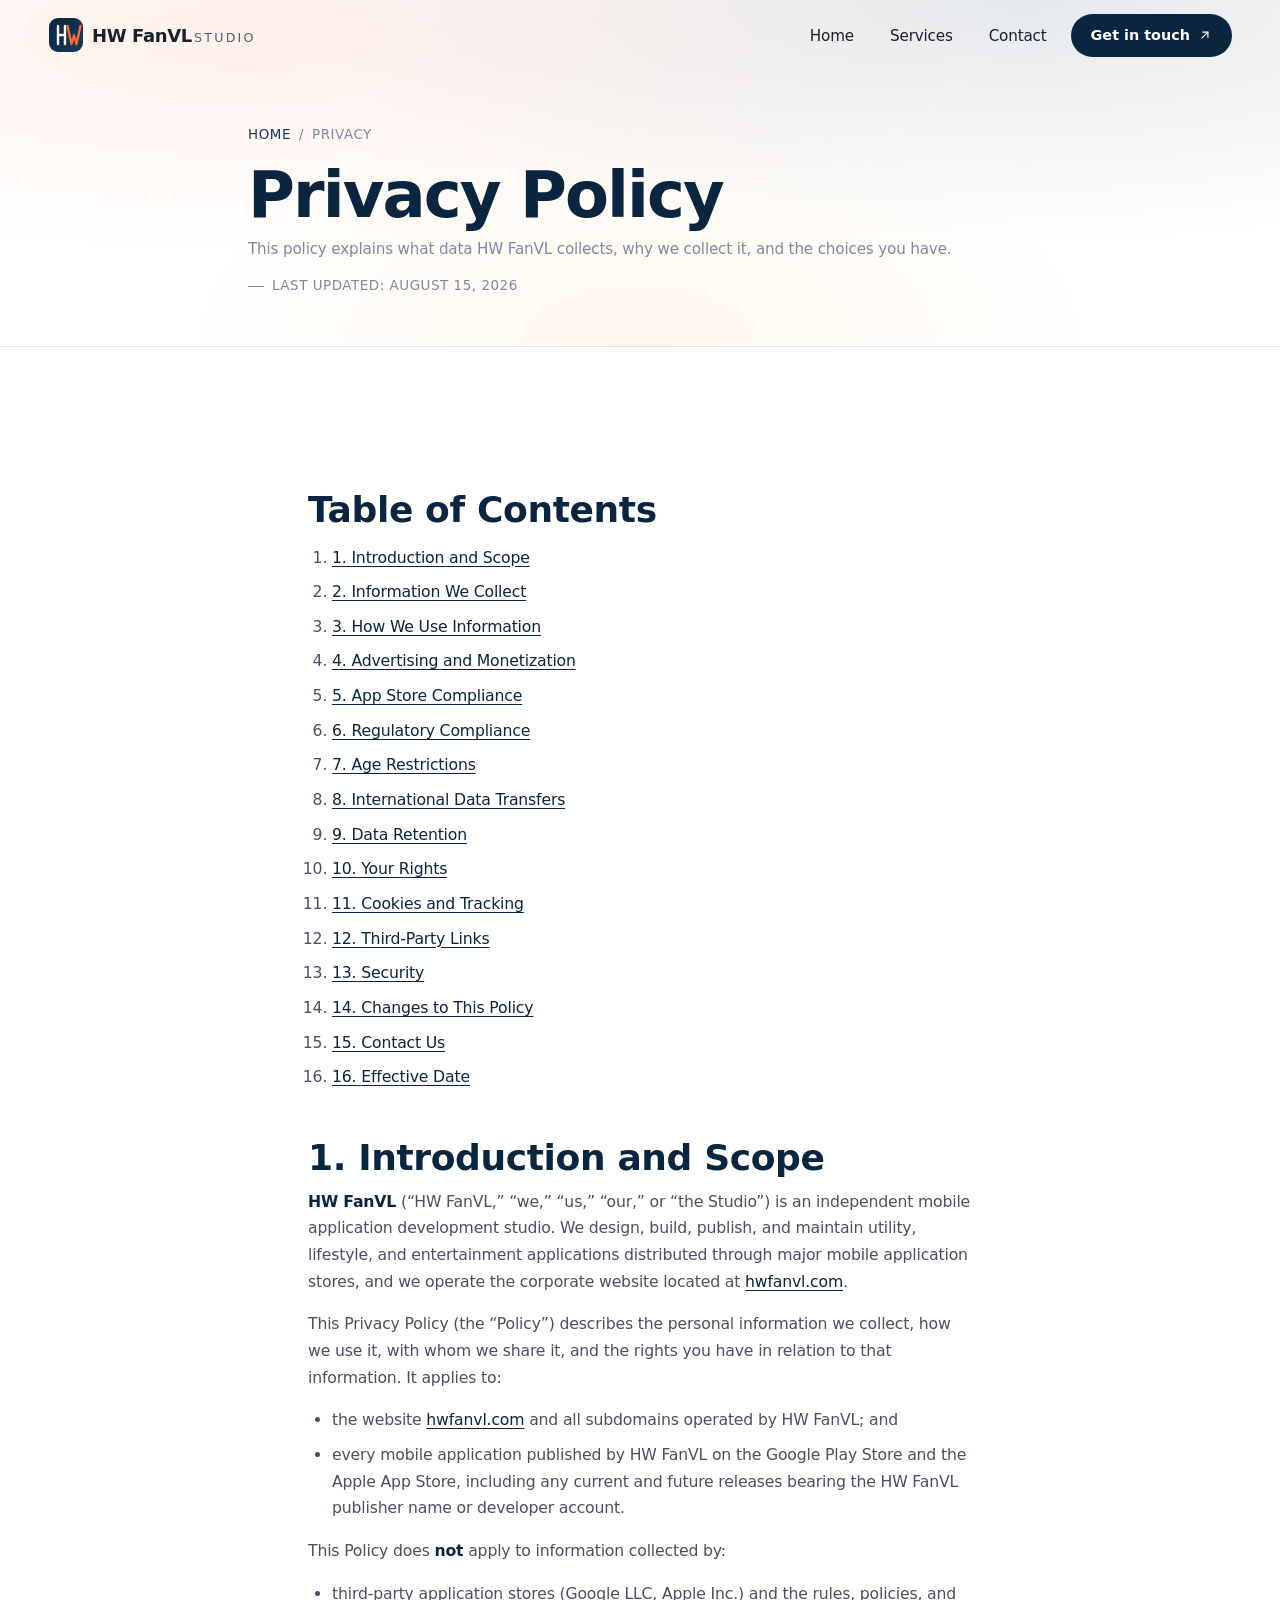
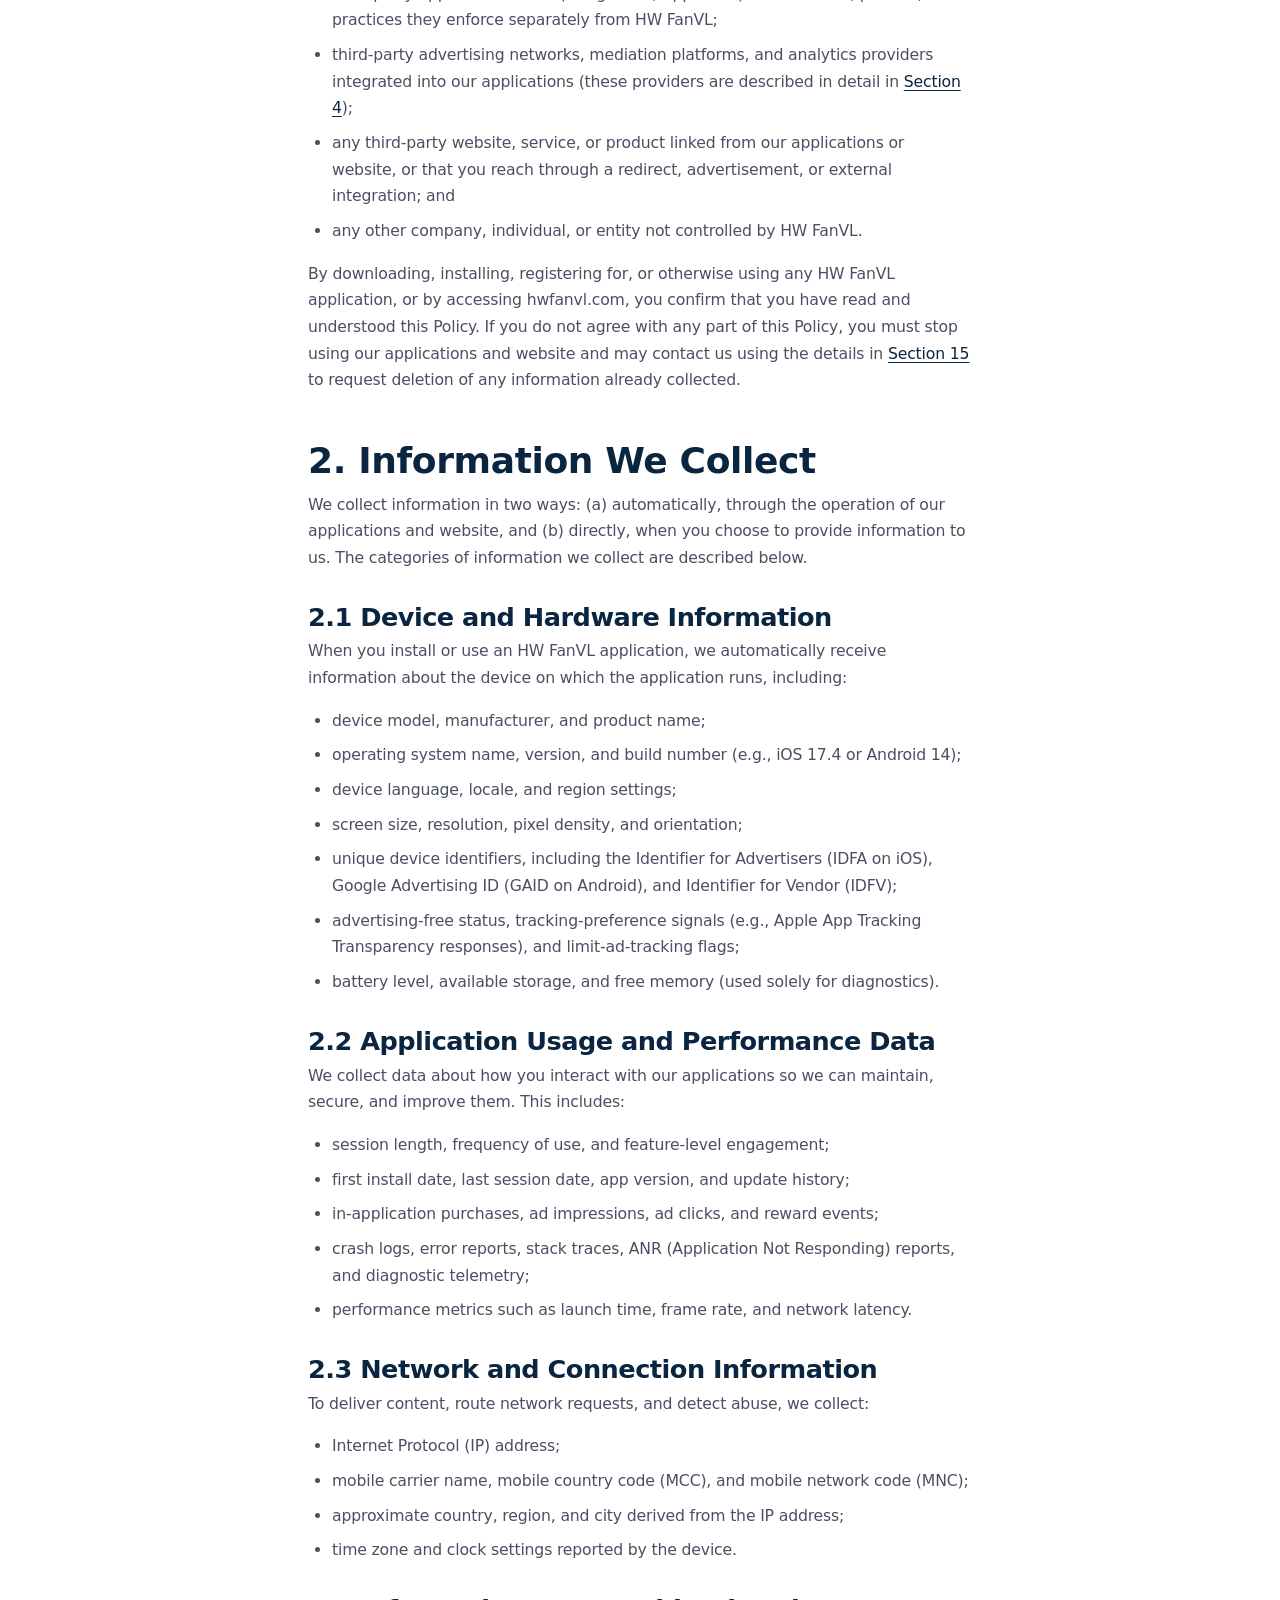
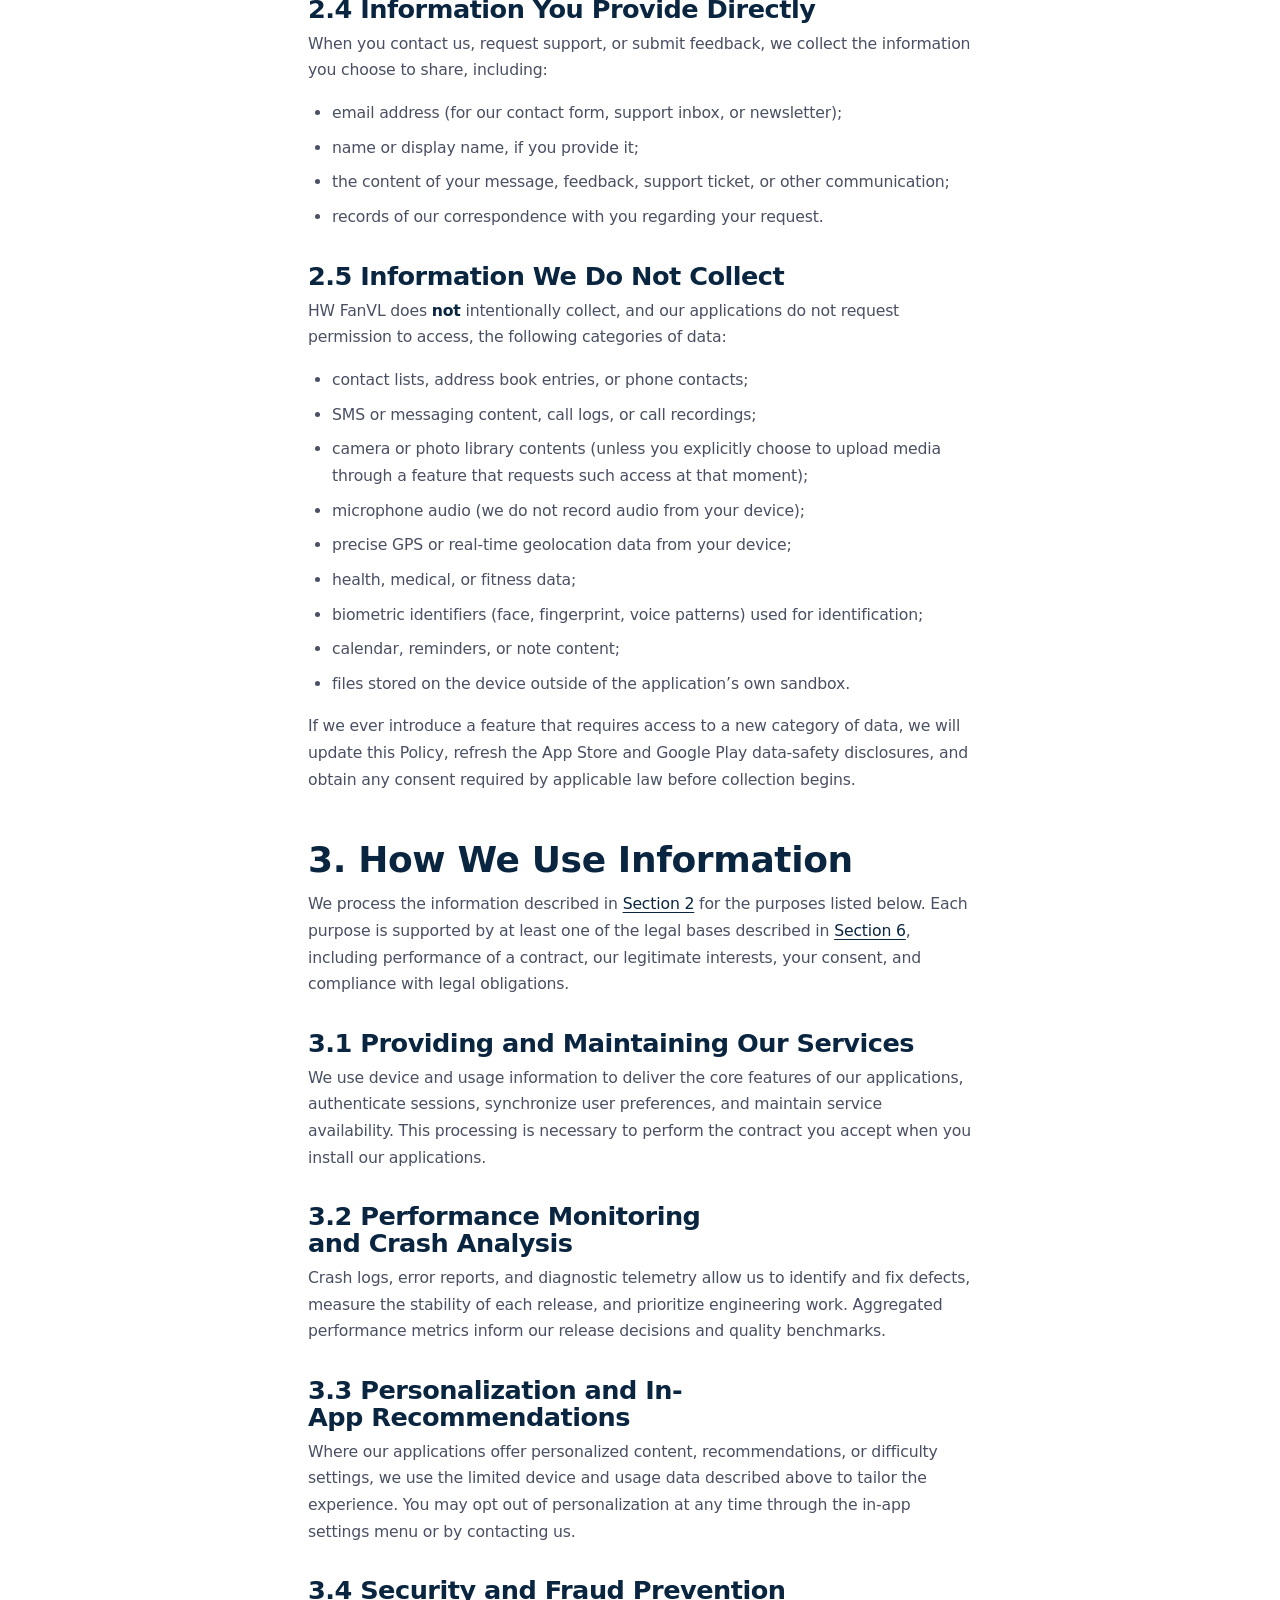
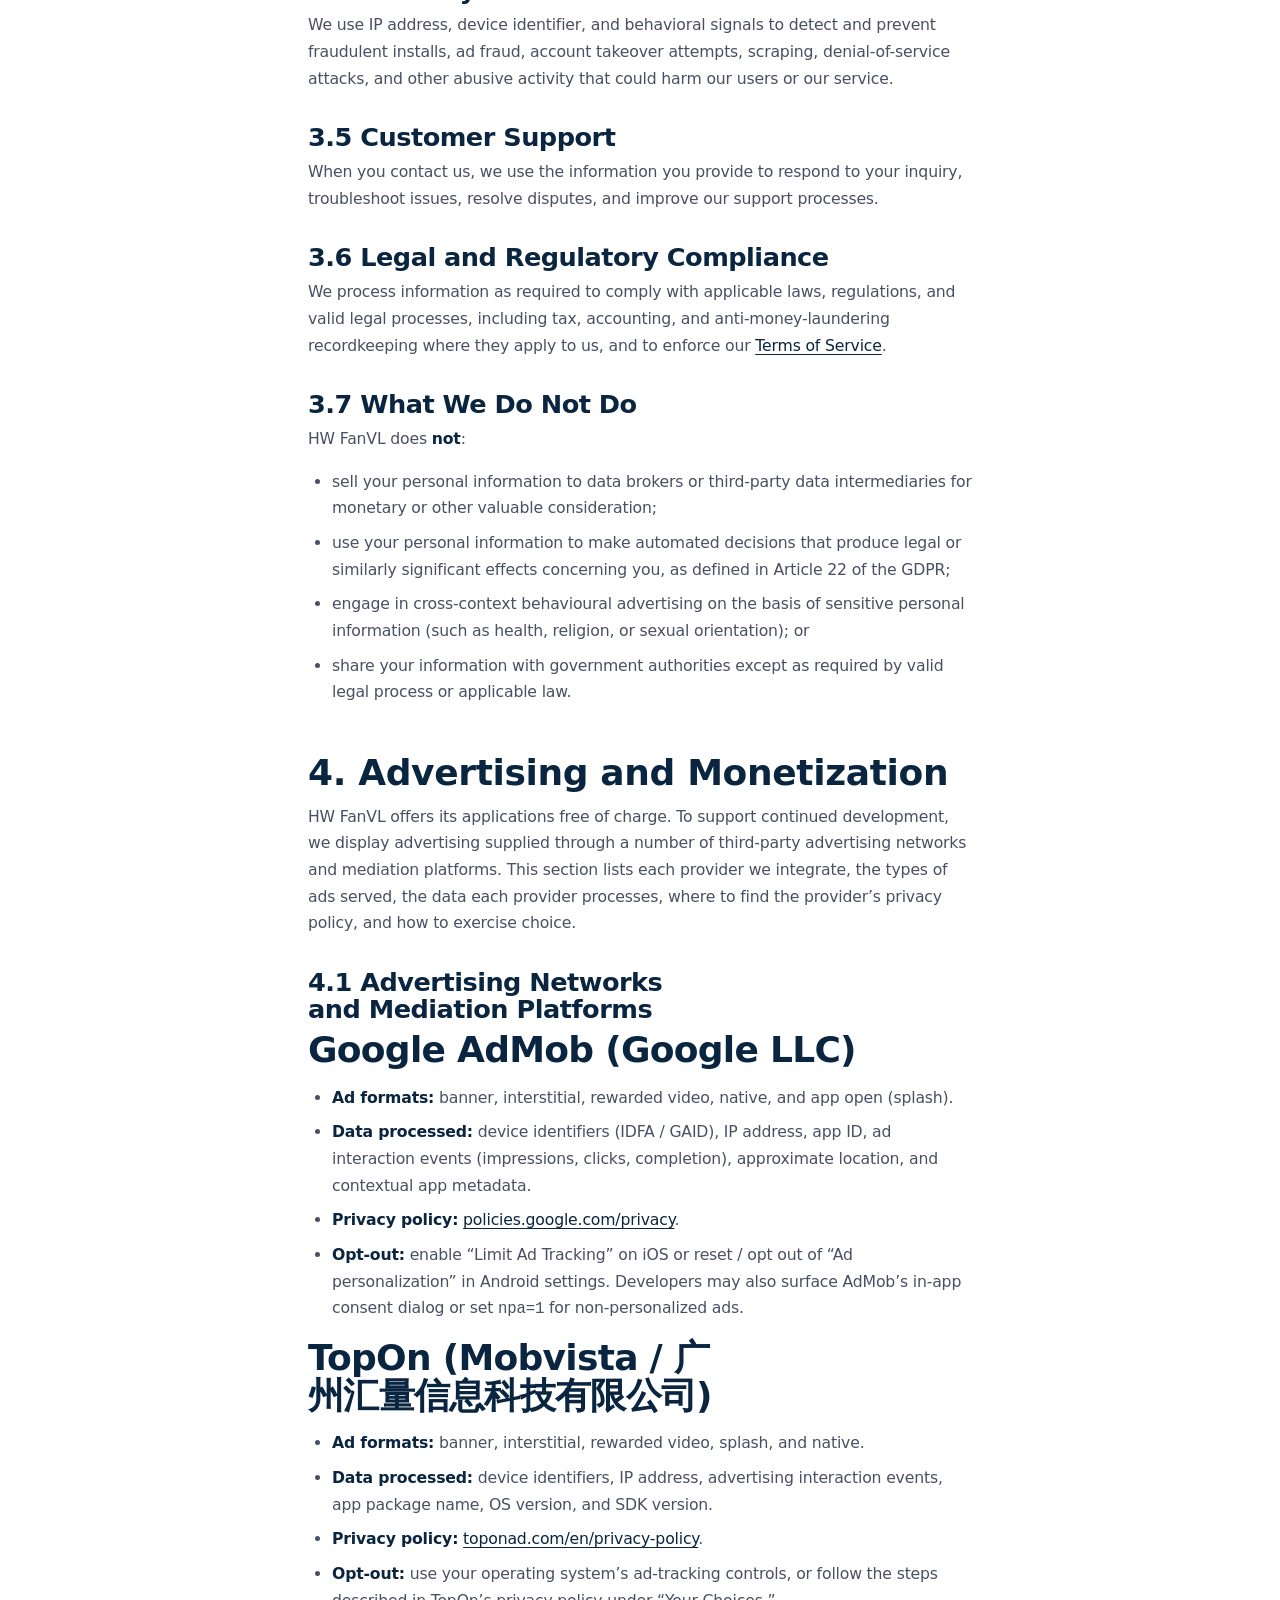
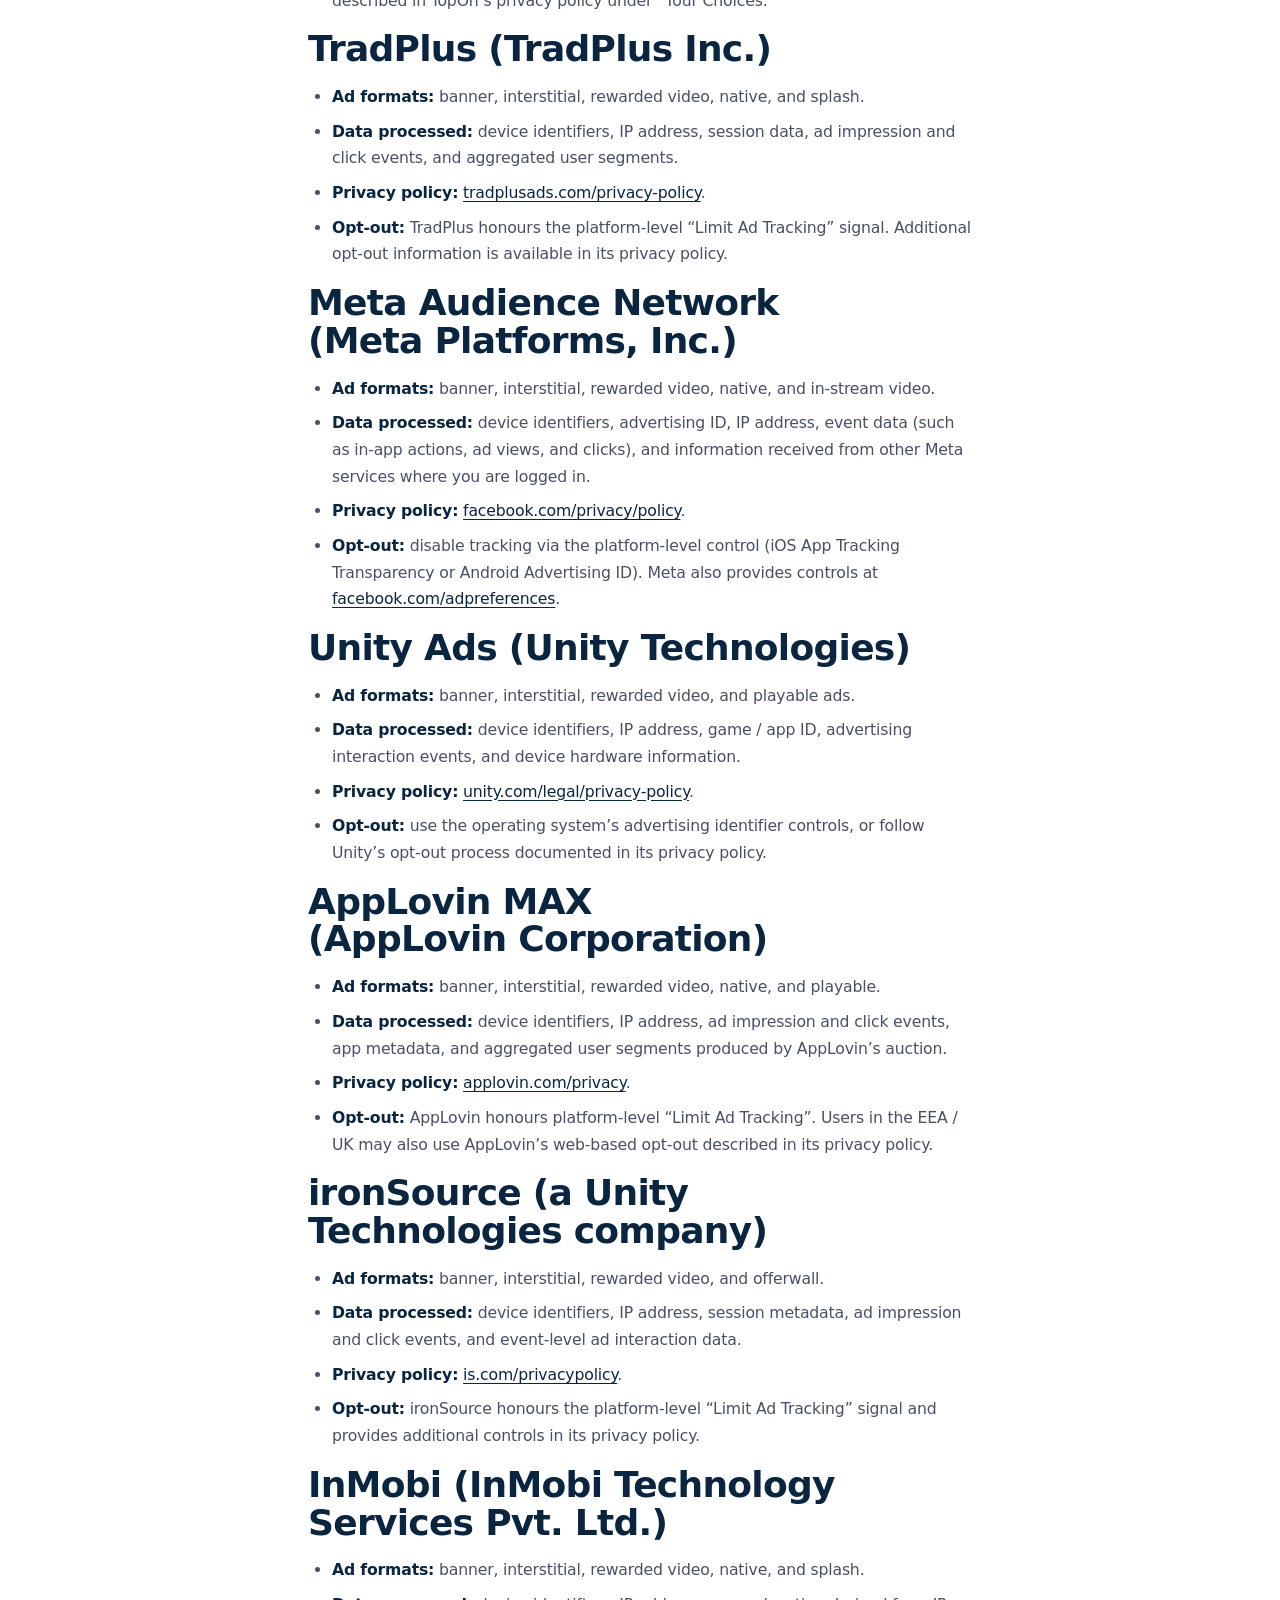
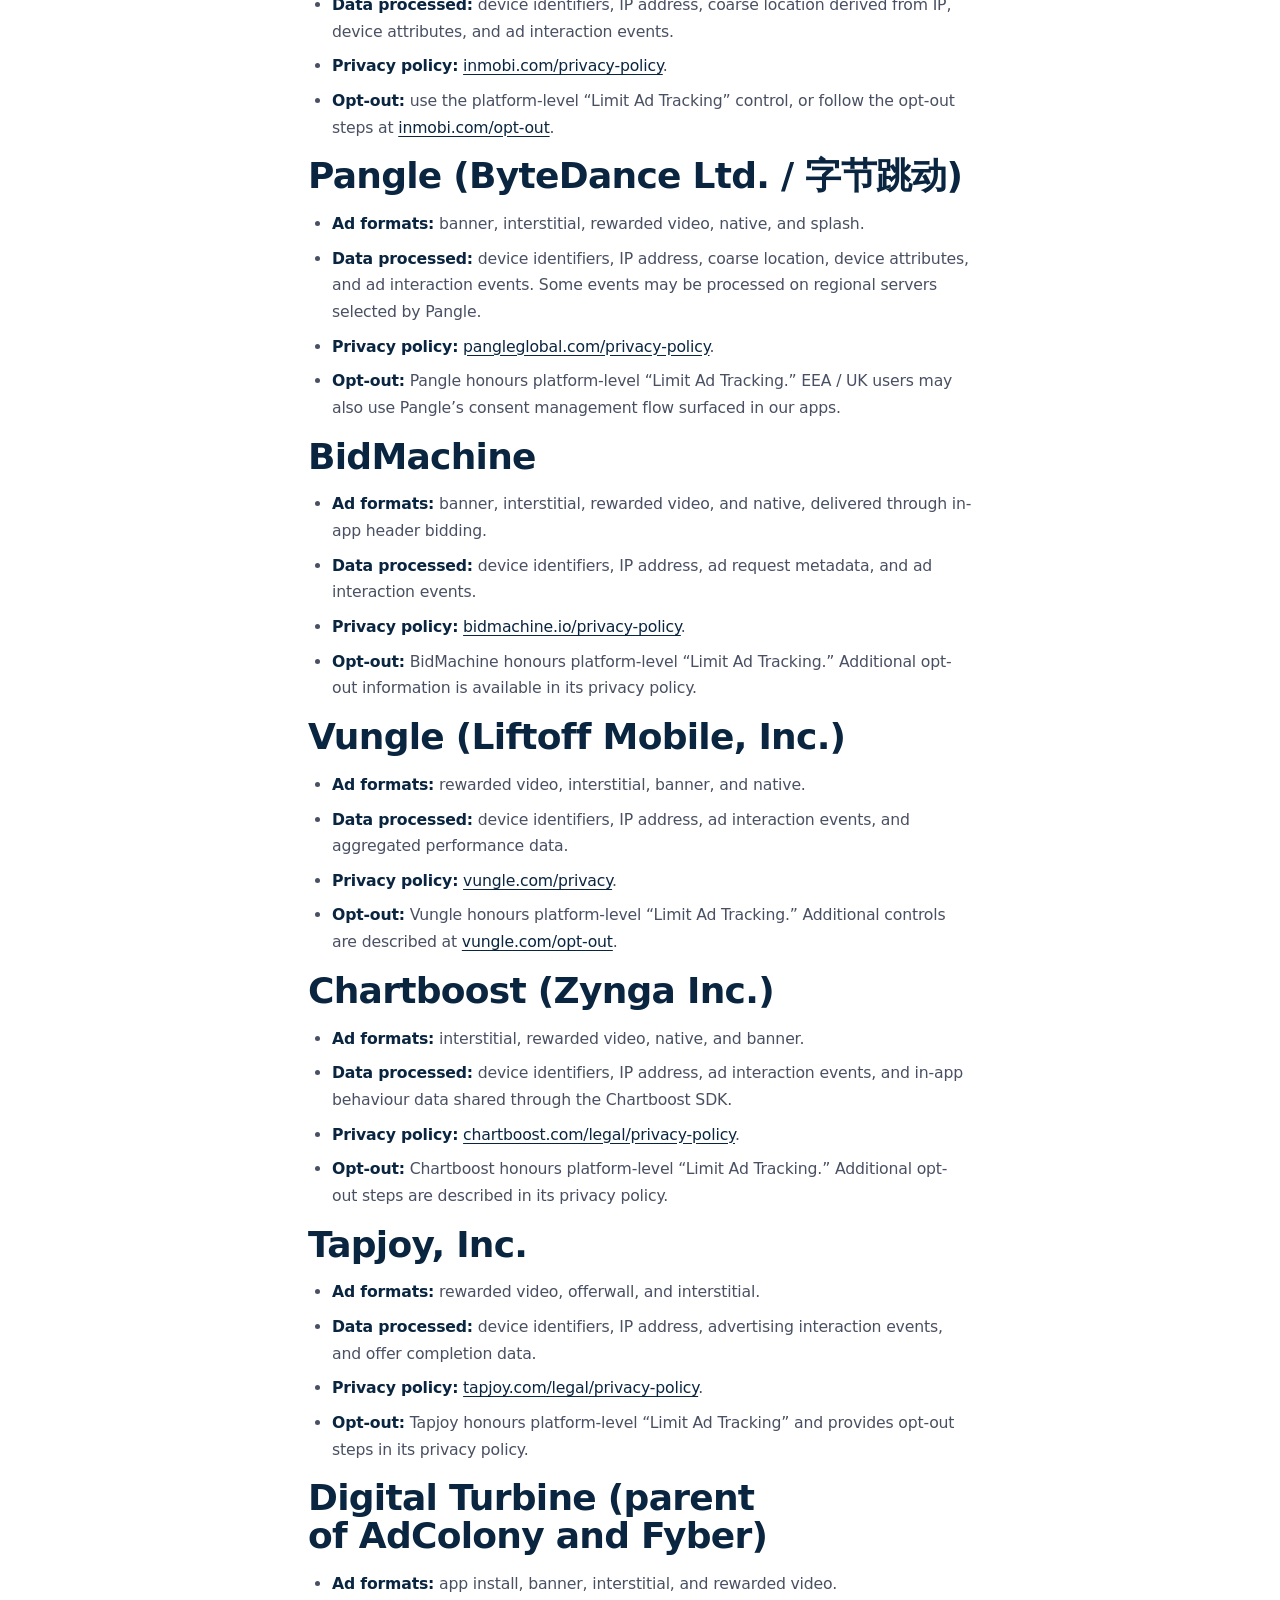
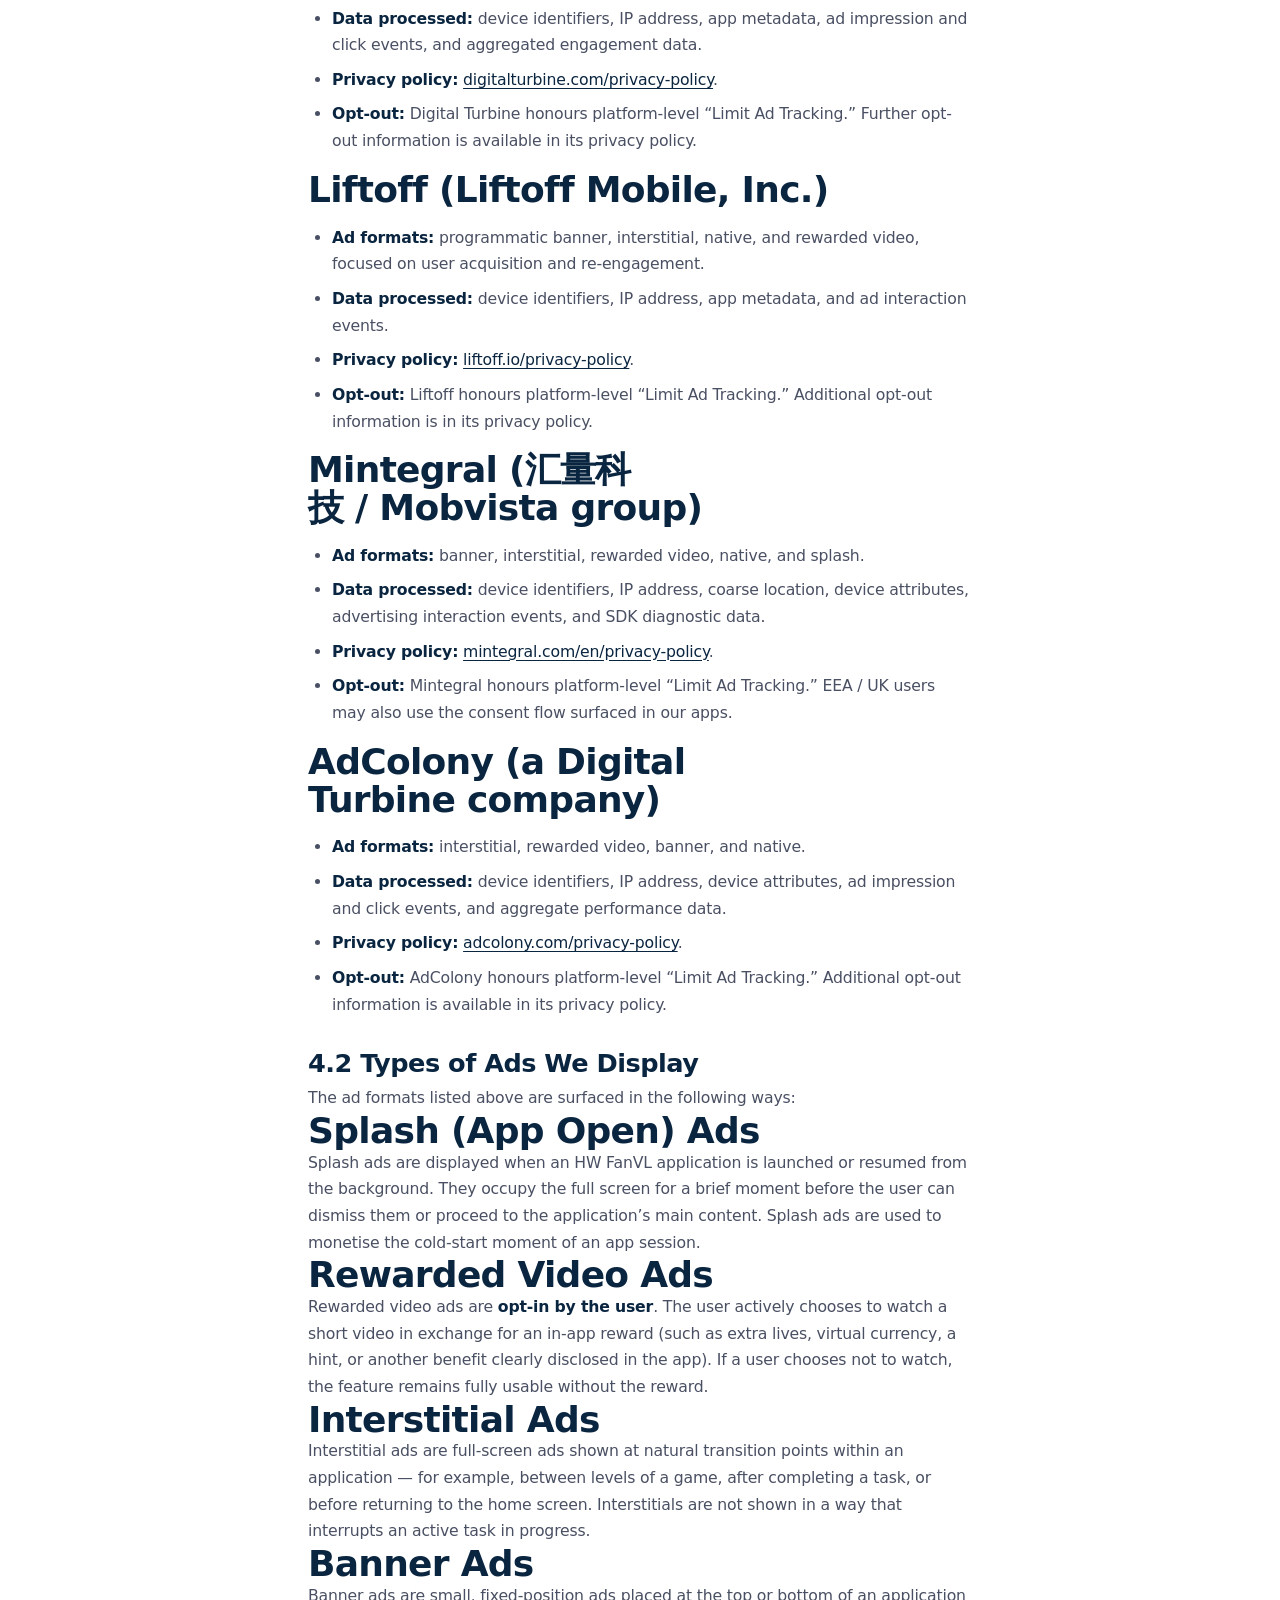
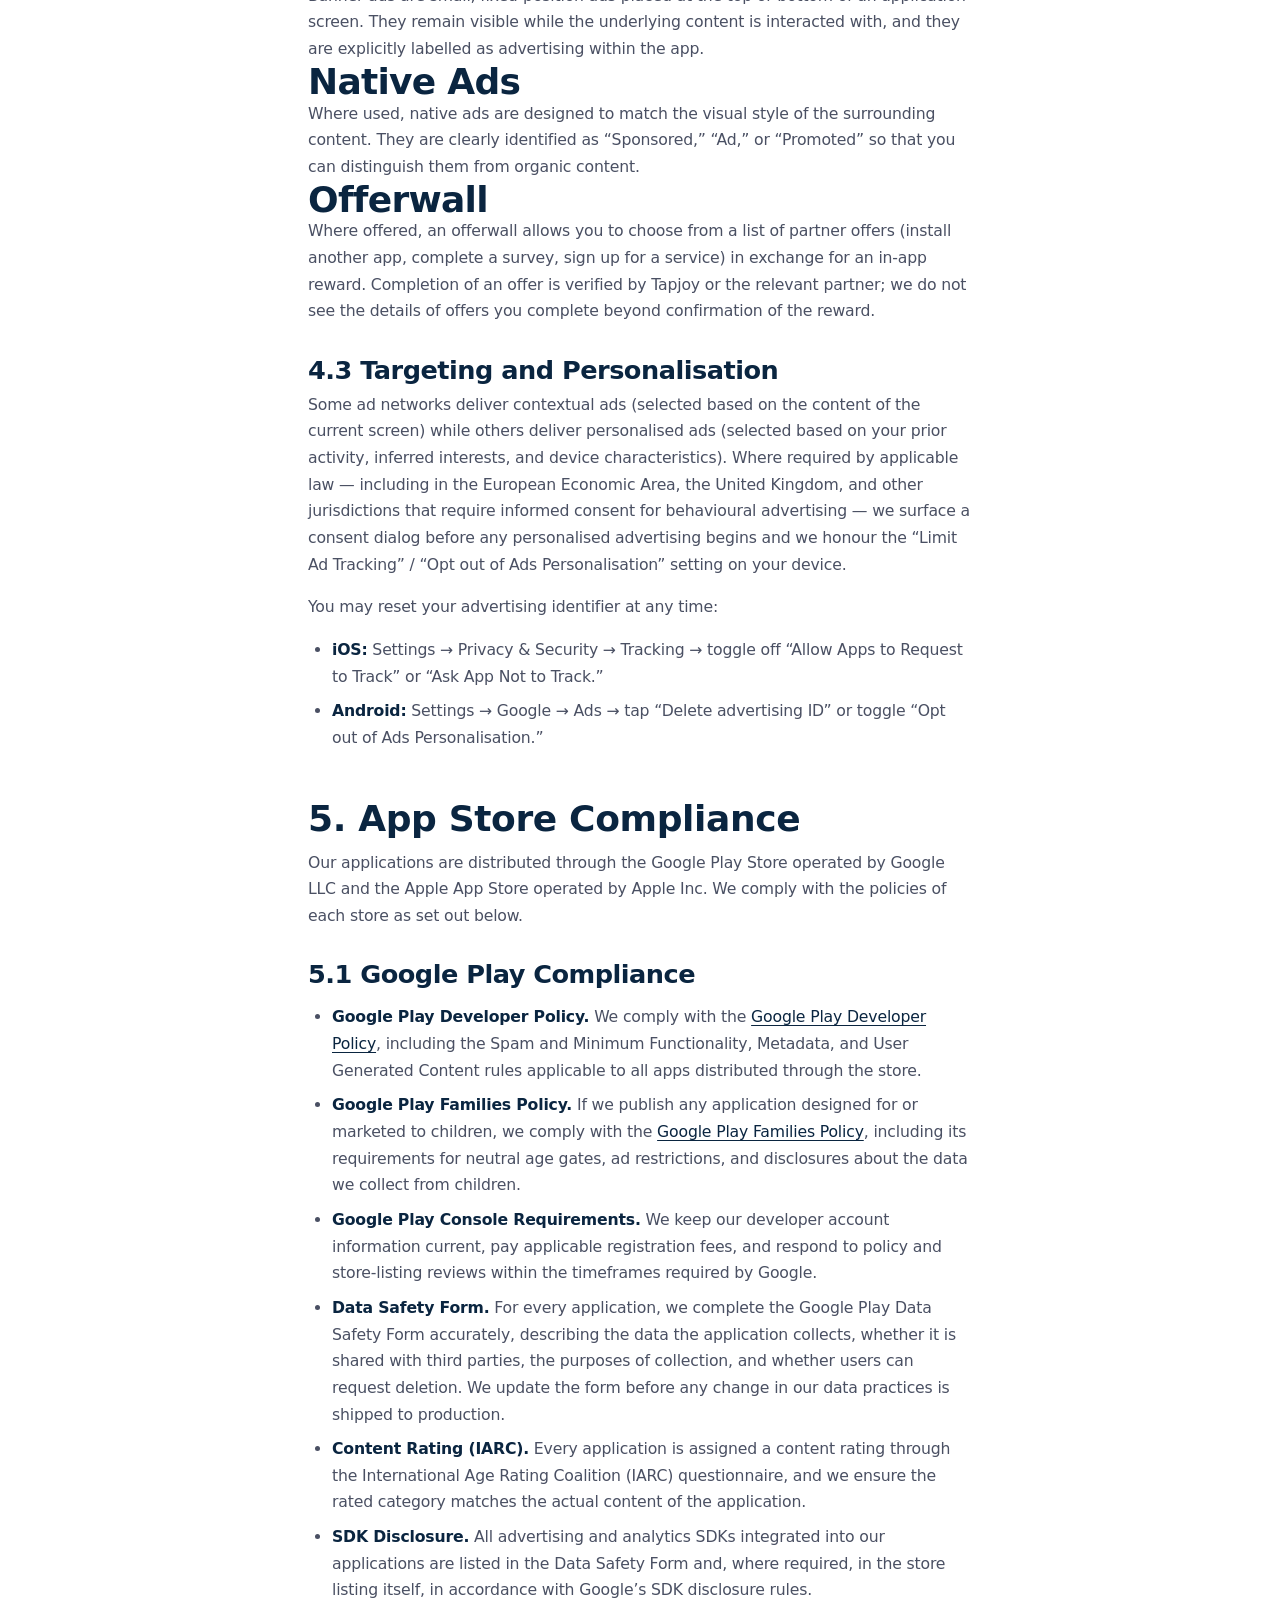
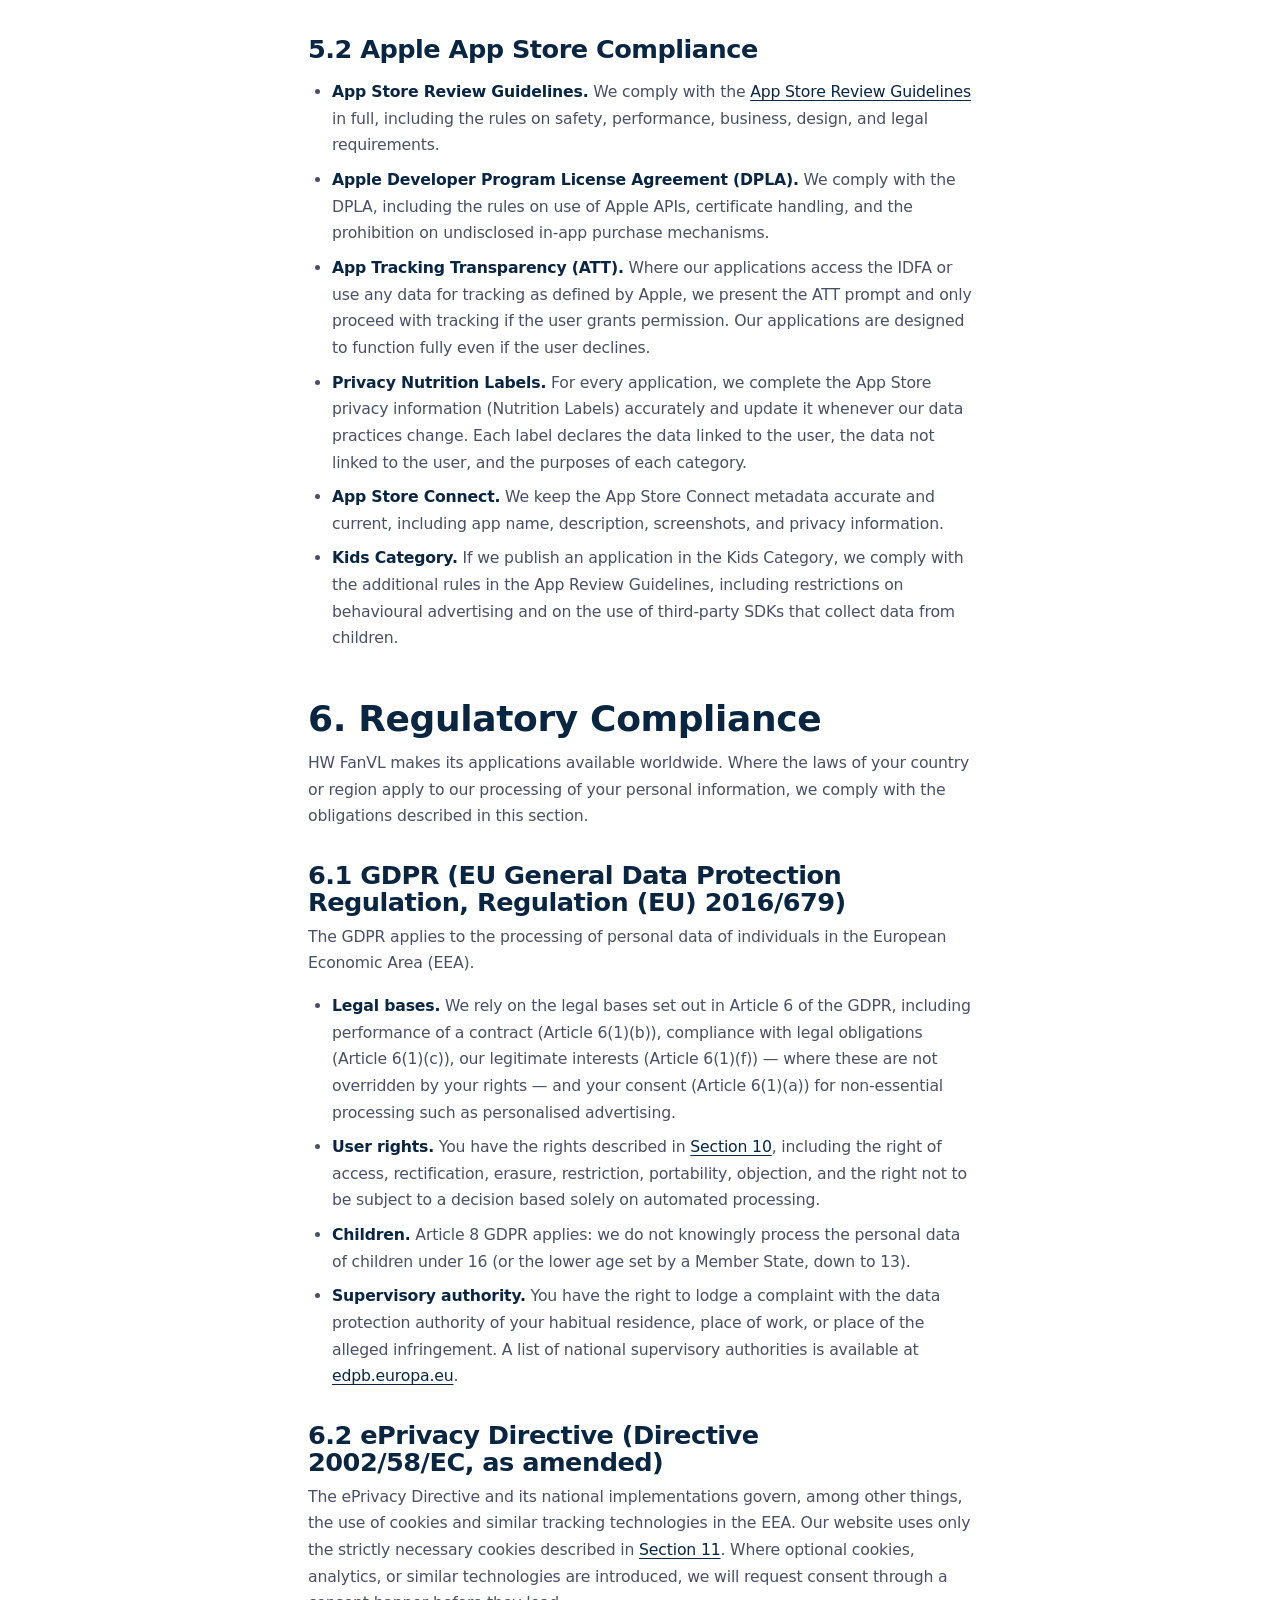
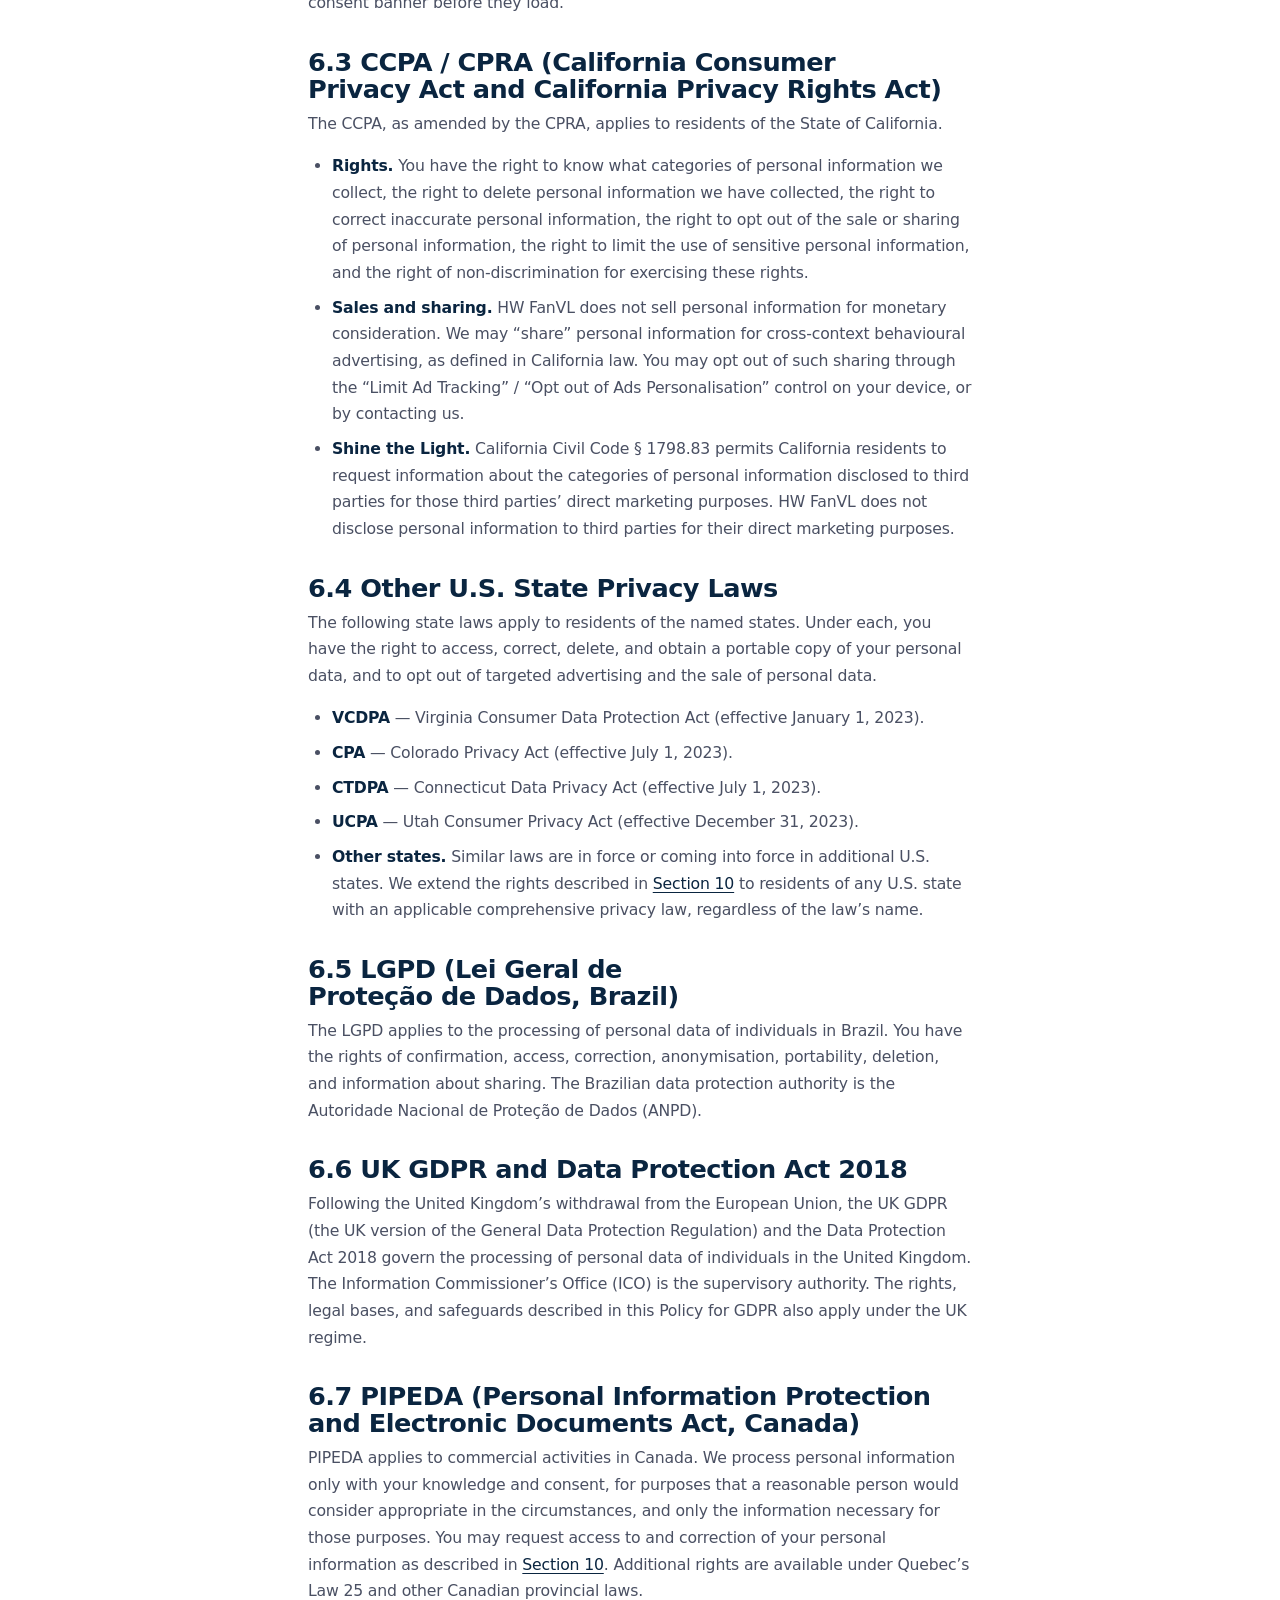
<file: privacy.html>
<!DOCTYPE html>
<html lang="en">
<head>
  <meta charset="UTF-8">
  <meta name="viewport" content="width=device-width, initial-scale=1.0, viewport-fit=cover">
  <meta name="theme-color" content="#0A2540">
  <meta name="color-scheme" content="light">

  <title>Privacy Policy — HW FanVL</title>
  <meta name="description" content="HW FanVL privacy policy. How we collect, use, and protect information from visitors to hwfanvl.com and users of our mobile applications.">
  <meta name="keywords" content="HW FanVL privacy, mobile app privacy, GDPR, CCPA, data protection, ad mediation privacy">
  <meta name="author" content="HW FanVL">
  <meta name="robots" content="index, follow">
  <meta name="googlebot" content="index, follow">
  <link rel="canonical" href="https://hwfanvl.com/privacy.html">

  <!-- Open Graph -->
  <meta property="og:type" content="article">
  <meta property="og:site_name" content="HW FanVL">
  <meta property="og:title" content="Privacy Policy — HW FanVL">
  <meta property="og:description" content="How HW FanVL collects, uses, and protects information from visitors to hwfanvl.com and users of our mobile applications.">
  <meta property="og:url" content="https://hwfanvl.com/privacy.html">
  <meta property="og:image" content="https://hwfanvl.com/images/og-image.svg">
  <meta property="og:image:width" content="1200">
  <meta property="og:image:height" content="630">
  <meta property="og:locale" content="en_US">
  <meta property="article:modified_time" content="2026-08-15T00:00:00Z">

  <!-- Twitter Card -->
  <meta name="twitter:card" content="summary_large_image">
  <meta name="twitter:title" content="Privacy Policy — HW FanVL">
  <meta name="twitter:description" content="How HW FanVL collects, uses, and protects information from visitors to hwfanvl.com and users of our mobile applications.">
  <meta name="twitter:image" content="https://hwfanvl.com/images/og-image.svg">

  <!-- JSON-LD: WebPage -->
  <script type="application/ld+json">
  {
    "@context": "https://schema.org",
    "@type": "WebPage",
    "name": "Privacy Policy — HW FanVL",
    "url": "https://hwfanvl.com/privacy.html",
    "inLanguage": "en-US",
    "dateModified": "2026-08-15",
    "publisher": {
      "@type": "Organization",
      "name": "HW FanVL",
      "url": "https://hwfanvl.com"
    }
  }
  </script>

  <!-- Favicon -->
  <link rel="icon" type="image/svg+xml" href="images/favicon.svg">
  <link rel="apple-touch-icon" href="images/favicon.svg">

  <!-- Styles -->
  <link rel="stylesheet" href="css/style.css">
  <link rel="stylesheet" href="css/animations.css">

  <!-- Scripts (deferred) -->
  <script defer src="js/main.js"></script>
  <script defer src="js/animations.js"></script>
</head>

<body>
  <div class="scroll-progress" data-scroll-progress aria-hidden="true"></div>
  <div class="cursor-halo" data-cursor-halo aria-hidden="true"></div>
  <div class="cursor-glow" data-cursor-glow aria-hidden="true"></div>

  <!-- ==================== NAV_START (identical across all pages) ==================== -->
  <header class="nav" data-nav>
    <div class="nav__inner">
      <a class="nav-logo" href="index.html" aria-label="HW FanVL home">
        <img class="logo-mark" src="images/logo.svg" alt="" width="36" height="36">
        <span class="logo-text">HW FanVL <span class="sub">studio</span></span>
      </a>

      <nav class="nav-menu" aria-label="Primary">
        <ul class="nav-list" role="list">
          <li><a class="nav-link" data-nav-link href="index.html">Home</a></li>
          <li><a class="nav-link" data-nav-link href="services.html">Services</a></li>
          <li><a class="nav-link" data-nav-link href="contact.html">Contact</a></li>
        </ul>

        <div class="nav-actions">
          <a class="nav-cta" data-magnetic href="contact.html">
            <span>Get in touch</span>
            <svg class="arrow" viewBox="0 0 24 24" fill="none" stroke="currentColor" stroke-width="2" stroke-linecap="round" stroke-linejoin="round" aria-hidden="true">
              <path d="M7 17 L17 7"/>
              <path d="M8 7 H17 V16"/>
            </svg>
          </a>
        </div>
      </nav>

      <button class="nav-toggle" data-nav-toggle aria-label="Toggle menu" aria-expanded="false" aria-controls="mobile-drawer">
        <span class="bar"></span>
        <span class="bar"></span>
        <span class="bar"></span>
      </button>
    </div>
    <div class="nav-progress" data-nav-progress aria-hidden="true"></div>
  </header>

  <div class="mobile-drawer" id="mobile-drawer" data-mobile-drawer aria-hidden="true">
    <ul class="nav-list" role="list">
      <li><a class="nav-link" data-nav-link href="index.html">Home</a></li>
      <li><a class="nav-link" data-nav-link href="services.html">Services</a></li>
      <li><a class="nav-link" data-nav-link href="contact.html">Contact</a></li>
    </ul>
    <div class="nav-actions">
      <a class="nav-cta" href="contact.html">
        <span>Get in touch</span>
        <svg class="arrow" viewBox="0 0 24 24" fill="none" stroke="currentColor" stroke-width="2" stroke-linecap="round" stroke-linejoin="round" aria-hidden="true">
          <path d="M7 17 L17 7"/>
          <path d="M8 7 H17 V16"/>
        </svg>
      </a>
    </div>
  </div>
  <!-- ==================== NAV_END ==================== -->

  <main id="main">

    <article class="legal-page">
      <header class="legal-hero">
        <div class="legal-hero__inner">
          <div class="page-hero__crumbs" style="margin-bottom: 1rem;">
            <a href="index.html">Home</a>
            <span class="sep">/</span>
            <span>Privacy</span>
          </div>
          <h1>Privacy Policy</h1>
          <p>This policy explains what data HW FanVL collects, why we collect it, and the choices you have.</p>
          <p class="updated">Last updated: August 15, 2026</p>
        </div>
      </header>

      <!-- PRIVACY_CONTENT_START -->
      <!-- TODO: content (full privacy policy body) -->
      <div class="legal-page__body">

        <nav class="legal-toc" aria-label="Table of contents">
          <h2>Table of Contents</h2>
          <ol>
            <li><a href="#section-1">1. Introduction and Scope</a></li>
            <li><a href="#section-2">2. Information We Collect</a></li>
            <li><a href="#section-3">3. How We Use Information</a></li>
            <li><a href="#section-4">4. Advertising and Monetization</a></li>
            <li><a href="#section-5">5. App Store Compliance</a></li>
            <li><a href="#section-6">6. Regulatory Compliance</a></li>
            <li><a href="#section-7">7. Age Restrictions</a></li>
            <li><a href="#section-8">8. International Data Transfers</a></li>
            <li><a href="#section-9">9. Data Retention</a></li>
            <li><a href="#section-10">10. Your Rights</a></li>
            <li><a href="#section-11">11. Cookies and Tracking</a></li>
            <li><a href="#section-12">12. Third-Party Links</a></li>
            <li><a href="#section-13">13. Security</a></li>
            <li><a href="#section-14">14. Changes to This Policy</a></li>
            <li><a href="#section-15">15. Contact Us</a></li>
            <li><a href="#section-16">16. Effective Date</a></li>
          </ol>
        </nav>

        <section class="legal-section" id="section-1">
          <h2>1. Introduction and Scope</h2>
          <p><strong>HW FanVL</strong> (&ldquo;HW FanVL,&rdquo; &ldquo;we,&rdquo; &ldquo;us,&rdquo; &ldquo;our,&rdquo; or &ldquo;the Studio&rdquo;) is an independent mobile application development studio. We design, build, publish, and maintain utility, lifestyle, and entertainment applications distributed through major mobile application stores, and we operate the corporate website located at <a href="https://hwfanvl.com" target="_blank" rel="noopener noreferrer">hwfanvl.com</a>.</p>
          <p>This Privacy Policy (the &ldquo;Policy&rdquo;) describes the personal information we collect, how we use it, with whom we share it, and the rights you have in relation to that information. It applies to:</p>
          <ul>
            <li>the website <a href="https://hwfanvl.com" target="_blank" rel="noopener noreferrer">hwfanvl.com</a> and all subdomains operated by HW FanVL; and</li>
            <li>every mobile application published by HW FanVL on the Google Play Store and the Apple App Store, including any current and future releases bearing the HW FanVL publisher name or developer account.</li>
          </ul>
          <p>This Policy does <strong>not</strong> apply to information collected by:</p>
          <ul>
            <li>third-party application stores (Google LLC, Apple Inc.) and the rules, policies, and practices they enforce separately from HW FanVL;</li>
            <li>third-party advertising networks, mediation platforms, and analytics providers integrated into our applications (these providers are described in detail in <a href="#section-4">Section 4</a>);</li>
            <li>any third-party website, service, or product linked from our applications or website, or that you reach through a redirect, advertisement, or external integration; and</li>
            <li>any other company, individual, or entity not controlled by HW FanVL.</li>
          </ul>
          <p>By downloading, installing, registering for, or otherwise using any HW FanVL application, or by accessing hwfanvl.com, you confirm that you have read and understood this Policy. If you do not agree with any part of this Policy, you must stop using our applications and website and may contact us using the details in <a href="#section-15">Section 15</a> to request deletion of any information already collected.</p>
        </section>

        <section class="legal-section" id="section-2">
          <h2>2. Information We Collect</h2>
          <p>We collect information in two ways: (a) automatically, through the operation of our applications and website, and (b) directly, when you choose to provide information to us. The categories of information we collect are described below.</p>

          <h3>2.1 Device and Hardware Information</h3>
          <p>When you install or use an HW FanVL application, we automatically receive information about the device on which the application runs, including:</p>
          <ul>
            <li>device model, manufacturer, and product name;</li>
            <li>operating system name, version, and build number (e.g., iOS 17.4 or Android 14);</li>
            <li>device language, locale, and region settings;</li>
            <li>screen size, resolution, pixel density, and orientation;</li>
            <li>unique device identifiers, including the Identifier for Advertisers (IDFA on iOS), Google Advertising ID (GAID on Android), and Identifier for Vendor (IDFV);</li>
            <li>advertising-free status, tracking-preference signals (e.g., Apple App Tracking Transparency responses), and limit-ad-tracking flags;</li>
            <li>battery level, available storage, and free memory (used solely for diagnostics).</li>
          </ul>

          <h3>2.2 Application Usage and Performance Data</h3>
          <p>We collect data about how you interact with our applications so we can maintain, secure, and improve them. This includes:</p>
          <ul>
            <li>session length, frequency of use, and feature-level engagement;</li>
            <li>first install date, last session date, app version, and update history;</li>
            <li>in-application purchases, ad impressions, ad clicks, and reward events;</li>
            <li>crash logs, error reports, stack traces, ANR (Application Not Responding) reports, and diagnostic telemetry;</li>
            <li>performance metrics such as launch time, frame rate, and network latency.</li>
          </ul>

          <h3>2.3 Network and Connection Information</h3>
          <p>To deliver content, route network requests, and detect abuse, we collect:</p>
          <ul>
            <li>Internet Protocol (IP) address;</li>
            <li>mobile carrier name, mobile country code (MCC), and mobile network code (MNC);</li>
            <li>approximate country, region, and city derived from the IP address;</li>
            <li>time zone and clock settings reported by the device.</li>
          </ul>

          <h3>2.4 Information You Provide Directly</h3>
          <p>When you contact us, request support, or submit feedback, we collect the information you choose to share, including:</p>
          <ul>
            <li>email address (for our contact form, support inbox, or newsletter);</li>
            <li>name or display name, if you provide it;</li>
            <li>the content of your message, feedback, support ticket, or other communication;</li>
            <li>records of our correspondence with you regarding your request.</li>
          </ul>

          <h3>2.5 Information We Do Not Collect</h3>
          <p>HW FanVL does <strong>not</strong> intentionally collect, and our applications do not request permission to access, the following categories of data:</p>
          <ul>
            <li>contact lists, address book entries, or phone contacts;</li>
            <li>SMS or messaging content, call logs, or call recordings;</li>
            <li>camera or photo library contents (unless you explicitly choose to upload media through a feature that requests such access at that moment);</li>
            <li>microphone audio (we do not record audio from your device);</li>
            <li>precise GPS or real-time geolocation data from your device;</li>
            <li>health, medical, or fitness data;</li>
            <li>biometric identifiers (face, fingerprint, voice patterns) used for identification;</li>
            <li>calendar, reminders, or note content;</li>
            <li>files stored on the device outside of the application&rsquo;s own sandbox.</li>
          </ul>
          <p>If we ever introduce a feature that requires access to a new category of data, we will update this Policy, refresh the App Store and Google Play data-safety disclosures, and obtain any consent required by applicable law before collection begins.</p>
        </section>

        <section class="legal-section" id="section-3">
          <h2>3. How We Use Information</h2>
          <p>We process the information described in <a href="#section-2">Section 2</a> for the purposes listed below. Each purpose is supported by at least one of the legal bases described in <a href="#section-6">Section 6</a>, including performance of a contract, our legitimate interests, your consent, and compliance with legal obligations.</p>

          <h3>3.1 Providing and Maintaining Our Services</h3>
          <p>We use device and usage information to deliver the core features of our applications, authenticate sessions, synchronize user preferences, and maintain service availability. This processing is necessary to perform the contract you accept when you install our applications.</p>

          <h3>3.2 Performance Monitoring and Crash Analysis</h3>
          <p>Crash logs, error reports, and diagnostic telemetry allow us to identify and fix defects, measure the stability of each release, and prioritize engineering work. Aggregated performance metrics inform our release decisions and quality benchmarks.</p>

          <h3>3.3 Personalization and In-App Recommendations</h3>
          <p>Where our applications offer personalized content, recommendations, or difficulty settings, we use the limited device and usage data described above to tailor the experience. You may opt out of personalization at any time through the in-app settings menu or by contacting us.</p>

          <h3>3.4 Security and Fraud Prevention</h3>
          <p>We use IP address, device identifier, and behavioral signals to detect and prevent fraudulent installs, ad fraud, account takeover attempts, scraping, denial-of-service attacks, and other abusive activity that could harm our users or our service.</p>

          <h3>3.5 Customer Support</h3>
          <p>When you contact us, we use the information you provide to respond to your inquiry, troubleshoot issues, resolve disputes, and improve our support processes.</p>

          <h3>3.6 Legal and Regulatory Compliance</h3>
          <p>We process information as required to comply with applicable laws, regulations, and valid legal processes, including tax, accounting, and anti-money-laundering recordkeeping where they apply to us, and to enforce our <a href="terms.html">Terms of Service</a>.</p>

          <h3>3.7 What We Do Not Do</h3>
          <p>HW FanVL does <strong>not</strong>:</p>
          <ul>
            <li>sell your personal information to data brokers or third-party data intermediaries for monetary or other valuable consideration;</li>
            <li>use your personal information to make automated decisions that produce legal or similarly significant effects concerning you, as defined in Article 22 of the GDPR;</li>
            <li>engage in cross-context behavioural advertising on the basis of sensitive personal information (such as health, religion, or sexual orientation); or</li>
            <li>share your information with government authorities except as required by valid legal process or applicable law.</li>
          </ul>
        </section>

        <section class="legal-section" id="section-4">
          <h2>4. Advertising and Monetization</h2>
          <p>HW FanVL offers its applications free of charge. To support continued development, we display advertising supplied through a number of third-party advertising networks and mediation platforms. This section lists each provider we integrate, the types of ads served, the data each provider processes, where to find the provider&rsquo;s privacy policy, and how to exercise choice.</p>

          <h3>4.1 Advertising Networks and Mediation Platforms</h3>

          <h4>Google AdMob (Google LLC)</h4>
          <ul>
            <li><strong>Ad formats:</strong> banner, interstitial, rewarded video, native, and app open (splash).</li>
            <li><strong>Data processed:</strong> device identifiers (IDFA / GAID), IP address, app ID, ad interaction events (impressions, clicks, completion), approximate location, and contextual app metadata.</li>
            <li><strong>Privacy policy:</strong> <a href="https://policies.google.com/privacy" target="_blank" rel="noopener noreferrer">policies.google.com/privacy</a>.</li>
            <li><strong>Opt-out:</strong> enable &ldquo;Limit Ad Tracking&rdquo; on iOS or reset / opt out of &ldquo;Ad personalization&rdquo; in Android settings. Developers may also surface AdMob&rsquo;s in-app consent dialog or set <code>npa=1</code> for non-personalized ads.</li>
          </ul>

          <h4>TopOn (Mobvista / 广州汇量信息科技有限公司)</h4>
          <ul>
            <li><strong>Ad formats:</strong> banner, interstitial, rewarded video, splash, and native.</li>
            <li><strong>Data processed:</strong> device identifiers, IP address, advertising interaction events, app package name, OS version, and SDK version.</li>
            <li><strong>Privacy policy:</strong> <a href="https://www.toponad.com/en/privacy-policy" target="_blank" rel="noopener noreferrer">toponad.com/en/privacy-policy</a>.</li>
            <li><strong>Opt-out:</strong> use your operating system&rsquo;s ad-tracking controls, or follow the steps described in TopOn&rsquo;s privacy policy under &ldquo;Your Choices.&rdquo;</li>
          </ul>

          <h4>TradPlus (TradPlus Inc.)</h4>
          <ul>
            <li><strong>Ad formats:</strong> banner, interstitial, rewarded video, native, and splash.</li>
            <li><strong>Data processed:</strong> device identifiers, IP address, session data, ad impression and click events, and aggregated user segments.</li>
            <li><strong>Privacy policy:</strong> <a href="https://www.tradplusads.com/privacy-policy" target="_blank" rel="noopener noreferrer">tradplusads.com/privacy-policy</a>.</li>
            <li><strong>Opt-out:</strong> TradPlus honours the platform-level &ldquo;Limit Ad Tracking&rdquo; signal. Additional opt-out information is available in its privacy policy.</li>
          </ul>

          <h4>Meta Audience Network (Meta Platforms, Inc.)</h4>
          <ul>
            <li><strong>Ad formats:</strong> banner, interstitial, rewarded video, native, and in-stream video.</li>
            <li><strong>Data processed:</strong> device identifiers, advertising ID, IP address, event data (such as in-app actions, ad views, and clicks), and information received from other Meta services where you are logged in.</li>
            <li><strong>Privacy policy:</strong> <a href="https://www.facebook.com/privacy/policy/" target="_blank" rel="noopener noreferrer">facebook.com/privacy/policy</a>.</li>
            <li><strong>Opt-out:</strong> disable tracking via the platform-level control (iOS App Tracking Transparency or Android Advertising ID). Meta also provides controls at <a href="https://www.facebook.com/adpreferences" target="_blank" rel="noopener noreferrer">facebook.com/adpreferences</a>.</li>
          </ul>

          <h4>Unity Ads (Unity Technologies)</h4>
          <ul>
            <li><strong>Ad formats:</strong> banner, interstitial, rewarded video, and playable ads.</li>
            <li><strong>Data processed:</strong> device identifiers, IP address, game / app ID, advertising interaction events, and device hardware information.</li>
            <li><strong>Privacy policy:</strong> <a href="https://unity.com/legal/privacy-policy" target="_blank" rel="noopener noreferrer">unity.com/legal/privacy-policy</a>.</li>
            <li><strong>Opt-out:</strong> use the operating system&rsquo;s advertising identifier controls, or follow Unity&rsquo;s opt-out process documented in its privacy policy.</li>
          </ul>

          <h4>AppLovin MAX (AppLovin Corporation)</h4>
          <ul>
            <li><strong>Ad formats:</strong> banner, interstitial, rewarded video, native, and playable.</li>
            <li><strong>Data processed:</strong> device identifiers, IP address, ad impression and click events, app metadata, and aggregated user segments produced by AppLovin&rsquo;s auction.</li>
            <li><strong>Privacy policy:</strong> <a href="https://www.applovin.com/privacy" target="_blank" rel="noopener noreferrer">applovin.com/privacy</a>.</li>
            <li><strong>Opt-out:</strong> AppLovin honours platform-level &ldquo;Limit Ad Tracking&rdquo;. Users in the EEA / UK may also use AppLovin&rsquo;s web-based opt-out described in its privacy policy.</li>
          </ul>

          <h4>ironSource (a Unity Technologies company)</h4>
          <ul>
            <li><strong>Ad formats:</strong> banner, interstitial, rewarded video, and offerwall.</li>
            <li><strong>Data processed:</strong> device identifiers, IP address, session metadata, ad impression and click events, and event-level ad interaction data.</li>
            <li><strong>Privacy policy:</strong> <a href="https://www.is.com/privacypolicy" target="_blank" rel="noopener noreferrer">is.com/privacypolicy</a>.</li>
            <li><strong>Opt-out:</strong> ironSource honours the platform-level &ldquo;Limit Ad Tracking&rdquo; signal and provides additional controls in its privacy policy.</li>
          </ul>

          <h4>InMobi (InMobi Technology Services Pvt. Ltd.)</h4>
          <ul>
            <li><strong>Ad formats:</strong> banner, interstitial, rewarded video, native, and splash.</li>
            <li><strong>Data processed:</strong> device identifiers, IP address, coarse location derived from IP, device attributes, and ad interaction events.</li>
            <li><strong>Privacy policy:</strong> <a href="https://www.inmobi.com/privacy-policy" target="_blank" rel="noopener noreferrer">inmobi.com/privacy-policy</a>.</li>
            <li><strong>Opt-out:</strong> use the platform-level &ldquo;Limit Ad Tracking&rdquo; control, or follow the opt-out steps at <a href="https://www.inmobi.com/opt-out" target="_blank" rel="noopener noreferrer">inmobi.com/opt-out</a>.</li>
          </ul>

          <h4>Pangle (ByteDance Ltd. / 字节跳动)</h4>
          <ul>
            <li><strong>Ad formats:</strong> banner, interstitial, rewarded video, native, and splash.</li>
            <li><strong>Data processed:</strong> device identifiers, IP address, coarse location, device attributes, and ad interaction events. Some events may be processed on regional servers selected by Pangle.</li>
            <li><strong>Privacy policy:</strong> <a href="https://www.pangleglobal.com/privacy-policy" target="_blank" rel="noopener noreferrer">pangleglobal.com/privacy-policy</a>.</li>
            <li><strong>Opt-out:</strong> Pangle honours platform-level &ldquo;Limit Ad Tracking.&rdquo; EEA / UK users may also use Pangle&rsquo;s consent management flow surfaced in our apps.</li>
          </ul>

          <h4>BidMachine</h4>
          <ul>
            <li><strong>Ad formats:</strong> banner, interstitial, rewarded video, and native, delivered through in-app header bidding.</li>
            <li><strong>Data processed:</strong> device identifiers, IP address, ad request metadata, and ad interaction events.</li>
            <li><strong>Privacy policy:</strong> <a href="https://bidmachine.io/privacy-policy" target="_blank" rel="noopener noreferrer">bidmachine.io/privacy-policy</a>.</li>
            <li><strong>Opt-out:</strong> BidMachine honours platform-level &ldquo;Limit Ad Tracking.&rdquo; Additional opt-out information is available in its privacy policy.</li>
          </ul>

          <h4>Vungle (Liftoff Mobile, Inc.)</h4>
          <ul>
            <li><strong>Ad formats:</strong> rewarded video, interstitial, banner, and native.</li>
            <li><strong>Data processed:</strong> device identifiers, IP address, ad interaction events, and aggregated performance data.</li>
            <li><strong>Privacy policy:</strong> <a href="https://vungle.com/privacy" target="_blank" rel="noopener noreferrer">vungle.com/privacy</a>.</li>
            <li><strong>Opt-out:</strong> Vungle honours platform-level &ldquo;Limit Ad Tracking.&rdquo; Additional controls are described at <a href="https://vungle.com/opt-out" target="_blank" rel="noopener noreferrer">vungle.com/opt-out</a>.</li>
          </ul>

          <h4>Chartboost (Zynga Inc.)</h4>
          <ul>
            <li><strong>Ad formats:</strong> interstitial, rewarded video, native, and banner.</li>
            <li><strong>Data processed:</strong> device identifiers, IP address, ad interaction events, and in-app behaviour data shared through the Chartboost SDK.</li>
            <li><strong>Privacy policy:</strong> <a href="https://www.chartboost.com/legal/privacy-policy/" target="_blank" rel="noopener noreferrer">chartboost.com/legal/privacy-policy</a>.</li>
            <li><strong>Opt-out:</strong> Chartboost honours platform-level &ldquo;Limit Ad Tracking.&rdquo; Additional opt-out steps are described in its privacy policy.</li>
          </ul>

          <h4>Tapjoy, Inc.</h4>
          <ul>
            <li><strong>Ad formats:</strong> rewarded video, offerwall, and interstitial.</li>
            <li><strong>Data processed:</strong> device identifiers, IP address, advertising interaction events, and offer completion data.</li>
            <li><strong>Privacy policy:</strong> <a href="https://www.tapjoy.com/legal/privacy-policy/" target="_blank" rel="noopener noreferrer">tapjoy.com/legal/privacy-policy</a>.</li>
            <li><strong>Opt-out:</strong> Tapjoy honours platform-level &ldquo;Limit Ad Tracking&rdquo; and provides opt-out steps in its privacy policy.</li>
          </ul>

          <h4>Digital Turbine (parent of AdColony and Fyber)</h4>
          <ul>
            <li><strong>Ad formats:</strong> app install, banner, interstitial, and rewarded video.</li>
            <li><strong>Data processed:</strong> device identifiers, IP address, app metadata, ad impression and click events, and aggregated engagement data.</li>
            <li><strong>Privacy policy:</strong> <a href="https://www.digitalturbine.com/privacy-policy/" target="_blank" rel="noopener noreferrer">digitalturbine.com/privacy-policy</a>.</li>
            <li><strong>Opt-out:</strong> Digital Turbine honours platform-level &ldquo;Limit Ad Tracking.&rdquo; Further opt-out information is available in its privacy policy.</li>
          </ul>

          <h4>Liftoff (Liftoff Mobile, Inc.)</h4>
          <ul>
            <li><strong>Ad formats:</strong> programmatic banner, interstitial, native, and rewarded video, focused on user acquisition and re-engagement.</li>
            <li><strong>Data processed:</strong> device identifiers, IP address, app metadata, and ad interaction events.</li>
            <li><strong>Privacy policy:</strong> <a href="https://liftoff.io/privacy-policy/" target="_blank" rel="noopener noreferrer">liftoff.io/privacy-policy</a>.</li>
            <li><strong>Opt-out:</strong> Liftoff honours platform-level &ldquo;Limit Ad Tracking.&rdquo; Additional opt-out information is in its privacy policy.</li>
          </ul>

          <h4>Mintegral (汇量科技 / Mobvista group)</h4>
          <ul>
            <li><strong>Ad formats:</strong> banner, interstitial, rewarded video, native, and splash.</li>
            <li><strong>Data processed:</strong> device identifiers, IP address, coarse location, device attributes, advertising interaction events, and SDK diagnostic data.</li>
            <li><strong>Privacy policy:</strong> <a href="https://www.mintegral.com/en/privacy-policy" target="_blank" rel="noopener noreferrer">mintegral.com/en/privacy-policy</a>.</li>
            <li><strong>Opt-out:</strong> Mintegral honours platform-level &ldquo;Limit Ad Tracking.&rdquo; EEA / UK users may also use the consent flow surfaced in our apps.</li>
          </ul>

          <h4>AdColony (a Digital Turbine company)</h4>
          <ul>
            <li><strong>Ad formats:</strong> interstitial, rewarded video, banner, and native.</li>
            <li><strong>Data processed:</strong> device identifiers, IP address, device attributes, ad impression and click events, and aggregate performance data.</li>
            <li><strong>Privacy policy:</strong> <a href="https://www.adcolony.com/privacy-policy/" target="_blank" rel="noopener noreferrer">adcolony.com/privacy-policy</a>.</li>
            <li><strong>Opt-out:</strong> AdColony honours platform-level &ldquo;Limit Ad Tracking.&rdquo; Additional opt-out information is available in its privacy policy.</li>
          </ul>

          <h3>4.2 Types of Ads We Display</h3>
          <p>The ad formats listed above are surfaced in the following ways:</p>

          <h4>Splash (App Open) Ads</h4>
          <p>Splash ads are displayed when an HW FanVL application is launched or resumed from the background. They occupy the full screen for a brief moment before the user can dismiss them or proceed to the application&rsquo;s main content. Splash ads are used to monetise the cold-start moment of an app session.</p>

          <h4>Rewarded Video Ads</h4>
          <p>Rewarded video ads are <strong>opt-in by the user</strong>. The user actively chooses to watch a short video in exchange for an in-app reward (such as extra lives, virtual currency, a hint, or another benefit clearly disclosed in the app). If a user chooses not to watch, the feature remains fully usable without the reward.</p>

          <h4>Interstitial Ads</h4>
          <p>Interstitial ads are full-screen ads shown at natural transition points within an application &mdash; for example, between levels of a game, after completing a task, or before returning to the home screen. Interstitials are not shown in a way that interrupts an active task in progress.</p>

          <h4>Banner Ads</h4>
          <p>Banner ads are small, fixed-position ads placed at the top or bottom of an application screen. They remain visible while the underlying content is interacted with, and they are explicitly labelled as advertising within the app.</p>

          <h4>Native Ads</h4>
          <p>Where used, native ads are designed to match the visual style of the surrounding content. They are clearly identified as &ldquo;Sponsored,&rdquo; &ldquo;Ad,&rdquo; or &ldquo;Promoted&rdquo; so that you can distinguish them from organic content.</p>

          <h4>Offerwall</h4>
          <p>Where offered, an offerwall allows you to choose from a list of partner offers (install another app, complete a survey, sign up for a service) in exchange for an in-app reward. Completion of an offer is verified by Tapjoy or the relevant partner; we do not see the details of offers you complete beyond confirmation of the reward.</p>

          <h3>4.3 Targeting and Personalisation</h3>
          <p>Some ad networks deliver contextual ads (selected based on the content of the current screen) while others deliver personalised ads (selected based on your prior activity, inferred interests, and device characteristics). Where required by applicable law &mdash; including in the European Economic Area, the United Kingdom, and other jurisdictions that require informed consent for behavioural advertising &mdash; we surface a consent dialog before any personalised advertising begins and we honour the &ldquo;Limit Ad Tracking&rdquo; / &ldquo;Opt out of Ads Personalisation&rdquo; setting on your device.</p>
          <p>You may reset your advertising identifier at any time:</p>
          <ul>
            <li><strong>iOS:</strong> Settings &rarr; Privacy &amp; Security &rarr; Tracking &rarr; toggle off &ldquo;Allow Apps to Request to Track&rdquo; or &ldquo;Ask App Not to Track.&rdquo;</li>
            <li><strong>Android:</strong> Settings &rarr; Google &rarr; Ads &rarr; tap &ldquo;Delete advertising ID&rdquo; or toggle &ldquo;Opt out of Ads Personalisation.&rdquo;</li>
          </ul>
        </section>

        <section class="legal-section" id="section-5">
          <h2>5. App Store Compliance</h2>
          <p>Our applications are distributed through the Google Play Store operated by Google LLC and the Apple App Store operated by Apple Inc. We comply with the policies of each store as set out below.</p>

          <h3>5.1 Google Play Compliance</h3>
          <ul>
            <li><strong>Google Play Developer Policy.</strong> We comply with the <a href="https://play.google.com/about/developer-content-policy/" target="_blank" rel="noopener noreferrer">Google Play Developer Policy</a>, including the Spam and Minimum Functionality, Metadata, and User Generated Content rules applicable to all apps distributed through the store.</li>
            <li><strong>Google Play Families Policy.</strong> If we publish any application designed for or marketed to children, we comply with the <a href="https://play.google.com/about/families/" target="_blank" rel="noopener noreferrer">Google Play Families Policy</a>, including its requirements for neutral age gates, ad restrictions, and disclosures about the data we collect from children.</li>
            <li><strong>Google Play Console Requirements.</strong> We keep our developer account information current, pay applicable registration fees, and respond to policy and store-listing reviews within the timeframes required by Google.</li>
            <li><strong>Data Safety Form.</strong> For every application, we complete the Google Play Data Safety Form accurately, describing the data the application collects, whether it is shared with third parties, the purposes of collection, and whether users can request deletion. We update the form before any change in our data practices is shipped to production.</li>
            <li><strong>Content Rating (IARC).</strong> Every application is assigned a content rating through the International Age Rating Coalition (IARC) questionnaire, and we ensure the rated category matches the actual content of the application.</li>
            <li><strong>SDK Disclosure.</strong> All advertising and analytics SDKs integrated into our applications are listed in the Data Safety Form and, where required, in the store listing itself, in accordance with Google&rsquo;s SDK disclosure rules.</li>
          </ul>

          <h3>5.2 Apple App Store Compliance</h3>
          <ul>
            <li><strong>App Store Review Guidelines.</strong> We comply with the <a href="https://developer.apple.com/app-store/review/guidelines/" target="_blank" rel="noopener noreferrer">App Store Review Guidelines</a> in full, including the rules on safety, performance, business, design, and legal requirements.</li>
            <li><strong>Apple Developer Program License Agreement (DPLA).</strong> We comply with the DPLA, including the rules on use of Apple APIs, certificate handling, and the prohibition on undisclosed in-app purchase mechanisms.</li>
            <li><strong>App Tracking Transparency (ATT).</strong> Where our applications access the IDFA or use any data for tracking as defined by Apple, we present the ATT prompt and only proceed with tracking if the user grants permission. Our applications are designed to function fully even if the user declines.</li>
            <li><strong>Privacy Nutrition Labels.</strong> For every application, we complete the App Store privacy information (Nutrition Labels) accurately and update it whenever our data practices change. Each label declares the data linked to the user, the data not linked to the user, and the purposes of each category.</li>
            <li><strong>App Store Connect.</strong> We keep the App Store Connect metadata accurate and current, including app name, description, screenshots, and privacy information.</li>
            <li><strong>Kids Category.</strong> If we publish an application in the Kids Category, we comply with the additional rules in the App Review Guidelines, including restrictions on behavioural advertising and on the use of third-party SDKs that collect data from children.</li>
          </ul>
        </section>

        <section class="legal-section" id="section-6">
          <h2>6. Regulatory Compliance</h2>
          <p>HW FanVL makes its applications available worldwide. Where the laws of your country or region apply to our processing of your personal information, we comply with the obligations described in this section.</p>

          <h3>6.1 GDPR (EU General Data Protection Regulation, Regulation (EU) 2016/679)</h3>
          <p>The GDPR applies to the processing of personal data of individuals in the European Economic Area (EEA).</p>
          <ul>
            <li><strong>Legal bases.</strong> We rely on the legal bases set out in Article 6 of the GDPR, including performance of a contract (Article 6(1)(b)), compliance with legal obligations (Article 6(1)(c)), our legitimate interests (Article 6(1)(f)) &mdash; where these are not overridden by your rights &mdash; and your consent (Article 6(1)(a)) for non-essential processing such as personalised advertising.</li>
            <li><strong>User rights.</strong> You have the rights described in <a href="#section-10">Section 10</a>, including the right of access, rectification, erasure, restriction, portability, objection, and the right not to be subject to a decision based solely on automated processing.</li>
            <li><strong>Children.</strong> Article 8 GDPR applies: we do not knowingly process the personal data of children under 16 (or the lower age set by a Member State, down to 13).</li>
            <li><strong>Supervisory authority.</strong> You have the right to lodge a complaint with the data protection authority of your habitual residence, place of work, or place of the alleged infringement. A list of national supervisory authorities is available at <a href="https://edpb.europa.eu/about-edpb/about-edpb/members_en" target="_blank" rel="noopener noreferrer">edpb.europa.eu</a>.</li>
          </ul>

          <h3>6.2 ePrivacy Directive (Directive 2002/58/EC, as amended)</h3>
          <p>The ePrivacy Directive and its national implementations govern, among other things, the use of cookies and similar tracking technologies in the EEA. Our website uses only the strictly necessary cookies described in <a href="#section-11">Section 11</a>. Where optional cookies, analytics, or similar technologies are introduced, we will request consent through a consent banner before they load.</p>

          <h3>6.3 CCPA / CPRA (California Consumer Privacy Act and California Privacy Rights Act)</h3>
          <p>The CCPA, as amended by the CPRA, applies to residents of the State of California.</p>
          <ul>
            <li><strong>Rights.</strong> You have the right to know what categories of personal information we collect, the right to delete personal information we have collected, the right to correct inaccurate personal information, the right to opt out of the sale or sharing of personal information, the right to limit the use of sensitive personal information, and the right of non-discrimination for exercising these rights.</li>
            <li><strong>Sales and sharing.</strong> HW FanVL does not sell personal information for monetary consideration. We may &ldquo;share&rdquo; personal information for cross-context behavioural advertising, as defined in California law. You may opt out of such sharing through the &ldquo;Limit Ad Tracking&rdquo; / &ldquo;Opt out of Ads Personalisation&rdquo; control on your device, or by contacting us.</li>
            <li><strong>Shine the Light.</strong> California Civil Code &sect; 1798.83 permits California residents to request information about the categories of personal information disclosed to third parties for those third parties&rsquo; direct marketing purposes. HW FanVL does not disclose personal information to third parties for their direct marketing purposes.</li>
          </ul>

          <h3>6.4 Other U.S. State Privacy Laws</h3>
          <p>The following state laws apply to residents of the named states. Under each, you have the right to access, correct, delete, and obtain a portable copy of your personal data, and to opt out of targeted advertising and the sale of personal data.</p>
          <ul>
            <li><strong>VCDPA</strong> &mdash; Virginia Consumer Data Protection Act (effective January 1, 2023).</li>
            <li><strong>CPA</strong> &mdash; Colorado Privacy Act (effective July 1, 2023).</li>
            <li><strong>CTDPA</strong> &mdash; Connecticut Data Privacy Act (effective July 1, 2023).</li>
            <li><strong>UCPA</strong> &mdash; Utah Consumer Privacy Act (effective December 31, 2023).</li>
            <li><strong>Other states.</strong> Similar laws are in force or coming into force in additional U.S. states. We extend the rights described in <a href="#section-10">Section 10</a> to residents of any U.S. state with an applicable comprehensive privacy law, regardless of the law&rsquo;s name.</li>
          </ul>

          <h3>6.5 LGPD (Lei Geral de Prote&ccedil;&atilde;o de Dados, Brazil)</h3>
          <p>The LGPD applies to the processing of personal data of individuals in Brazil. You have the rights of confirmation, access, correction, anonymisation, portability, deletion, and information about sharing. The Brazilian data protection authority is the Autoridade Nacional de Prote&ccedil;&atilde;o de Dados (ANPD).</p>

          <h3>6.6 UK GDPR and Data Protection Act 2018</h3>
          <p>Following the United Kingdom&rsquo;s withdrawal from the European Union, the UK GDPR (the UK version of the General Data Protection Regulation) and the Data Protection Act 2018 govern the processing of personal data of individuals in the United Kingdom. The Information Commissioner&rsquo;s Office (ICO) is the supervisory authority. The rights, legal bases, and safeguards described in this Policy for GDPR also apply under the UK regime.</p>

          <h3>6.7 PIPEDA (Personal Information Protection and Electronic Documents Act, Canada)</h3>
          <p>PIPEDA applies to commercial activities in Canada. We process personal information only with your knowledge and consent, for purposes that a reasonable person would consider appropriate in the circumstances, and only the information necessary for those purposes. You may request access to and correction of your personal information as described in <a href="#section-10">Section 10</a>. Additional rights are available under Quebec&rsquo;s Law 25 and other Canadian provincial laws.</p>

          <h3>6.8 Privacy Act 1988 (Australia)</h3>
          <p>Under the Privacy Act 1988 and the Australian Privacy Principles (APPs), you have the right to request access to and correction of personal information we hold about you, and to make a complaint to the Office of the Australian Information Commissioner (OAIC). We do not transfer your personal information outside Australia in a manner inconsistent with the APPs.</p>

          <h3>6.9 APPI (Act on the Protection of Personal Information, Japan)</h3>
          <p>The APPI applies to the processing of personal information of individuals in Japan. You have the right to request access, correction, and cessation of use of your personal information, and to opt out of the sharing of your personal information with third parties. We process data only within the scope of the stated purpose of use.</p>

          <h3>6.10 PDPA (Personal Data Protection Act 2012, Singapore)</h3>
          <p>Under the PDPA, you have the right to request access to and correction of your personal data, and to withdraw consent for our continued use or disclosure of your data. The Personal Data Protection Commission (PDPC) is the supervisory authority.</p>

          <h3>6.11 PIPL (Personal Information Protection Law of the People&rsquo;s Republic of China)</h3>
          <p>If we make our applications available to individuals in the People&rsquo;s Republic of China, we comply with the PIPL and related Chinese standards and rules. This includes obtaining separate consent for sensitive personal information, cross-border data transfers, and decisions made through automated means, and providing the rights of access, correction, deletion, portability, and explanation described in the PIPL.</p>

          <h3>6.12 DPDP Act (Digital Personal Data Protection Act, 2023, India)</h3>
          <p>The DPDP Act applies to the processing of digital personal data of individuals located in India. We process personal data only for the lawful purposes notified to you, and we honour the rights of access, correction, erasure, grievance redressal, and the right to nominate another individual to exercise your rights in the event of death or incapacity. The Data Protection Board of India is the adjudicatory body.</p>

          <h3>6.13 POPIA (Protection of Personal Information Act, South Africa)</h3>
          <p>POPIA applies to the processing of personal information of individuals in South Africa. The Information Regulator is the supervisory authority. You have the right to be notified about the collection of your personal information, to access and correct it, to object to its processing, and to lodge a complaint with the Regulator.</p>

          <h3>6.14 COPPA (Children&rsquo;s Online Privacy Protection Act, United States)</h3>
          <p>COPPA applies to the online collection of personal information from children under 13 in the United States. We do not direct our applications or website at children under 13, and we do not knowingly collect personal information from children under 13. If we learn that we have inadvertently collected such information, we will delete it as soon as possible. Parents and guardians may contact us using the details in <a href="#section-15">Section 15</a> to request deletion of information collected from a child.</p>
        </section>

        <section class="legal-section" id="section-7">
          <h2>7. Age Restrictions</h2>
          <p>HW FanVL&rsquo;s applications and website are intended for users of at least the minimum age set out below, depending on the user&rsquo;s jurisdiction.</p>
          <ul>
            <li><strong>United States and other countries following the COPPA standard:</strong> users must be at least <strong>13 years of age</strong>.</li>
            <li><strong>European Economic Area:</strong> users must be at least <strong>16 years of age</strong>, unless a Member State has set a lower age not below 13 for the use of information society services directly offered to a child.</li>
            <li><strong>United Kingdom:</strong> users must be at least 13 years of age to use our services on their own.</li>
            <li><strong>Republic of Korea, Russian Federation, and other jurisdictions with higher minimum ages for online services:</strong> we apply the higher local minimum age.</li>
            <li><strong>Children&rsquo;s applications.</strong> Where we publish an application specifically designed for children (for example, in the Apple Kids Category or under Google Play&rsquo;s Designed for Families program), we comply with the additional rules of that program, including the restrictions on advertising and third-party SDKs.</li>
          </ul>
          <p>We do not knowingly collect personal information from anyone below the applicable minimum age. If you are below the applicable minimum age, please do not use our applications, do not provide any information to us, and ask a parent or guardian to do so on your behalf.</p>
          <p>Parents and guardians who believe that a child in their care has provided personal information to HW FanVL may contact us at the address in <a href="#section-15">Section 15</a> to request access, correction, or deletion of that information. We will respond within 30 days.</p>
        </section>

        <section class="legal-section" id="section-8">
          <h2>8. International Data Transfers</h2>
          <p>HW FanVL is headquartered in the United States. We, and the service providers we use, may transfer, store, and process personal information in countries other than the country in which you reside, including the United States, the European Union, Singapore, and other locations where our providers operate data centres.</p>
          <p>When we transfer personal information out of the country where it was collected, we rely on one or more of the following safeguards:</p>
          <ul>
            <li><strong>Adequacy decisions.</strong> Transfers to countries whose data-protection laws have been recognised as adequate by the European Commission, the UK Government, or other competent authorities.</li>
            <li><strong>Standard Contractual Clauses (SCCs).</strong> The European Commission&rsquo;s <a href="https://commission.europa.eu/law/law-topic/data-protection/international-dimension-data-protection/eu-us-data-transfers_en" target="_blank" rel="noopener noreferrer">2021 Standard Contractual Clauses</a> (Module 1, 2, or 3 as applicable), and the UK International Data Transfer Addendum issued by the ICO.</li>
            <li><strong>EU&ndash;US Data Privacy Framework.</strong> Where our service providers self-certify under the <a href="https://www.dataprivacyframework.gov/" target="_blank" rel="noopener noreferrer">EU&ndash;US Data Privacy Framework</a>, the UK Extension, and/or the Swiss&ndash;US Data Privacy Framework, transfers to those providers are treated as providing adequate protection under applicable law.</li>
            <li><strong>Consent and contract.</strong> In limited cases, your explicit consent or the necessity of performing a contract with you.</li>
          </ul>
          <p>You may request a copy of the safeguards applicable to your data by contacting us at the address in <a href="#section-15">Section 15</a>. To protect commercially sensitive information, we may redact non-essential parts of long-form agreements before sharing.</p>
        </section>

        <section class="legal-section" id="section-9">
          <h2>9. Data Retention</h2>
          <p>We retain personal information for the period necessary to fulfil the purposes described in this Policy, unless a longer retention period is required or permitted by law. The retention periods below are illustrative; the actual period for any specific record depends on the legal basis, the user&rsquo;s activity, and applicable law.</p>
          <ul>
            <li><strong>Device identifiers (IDFA, GAID, IDFV).</strong> Retained for the duration of the user&rsquo;s active use of our applications. Upon uninstall of the application, the identifier is no longer refreshed and is deleted from our systems within <strong>30 days</strong>.</li>
            <li><strong>Crash logs, ANR reports, and diagnostic telemetry.</strong> Retained for up to <strong>90 days</strong> from the date of capture, after which they are aggregated or deleted.</li>
            <li><strong>Customer support correspondence.</strong> Retained for up to <strong>2 years</strong> from the date of the last interaction, to support continuity of support and resolution of any follow-up questions.</li>
            <li><strong>Analytics data.</strong> Where we use Google Analytics 4, event data is retained for the default period of <strong>2 months</strong>, and aggregated trend data for up to <strong>26 months</strong>, in line with Google&rsquo;s default retention schedule.</li>
            <li><strong>Server logs.</strong> Retained for up to <strong>30 days</strong> for security, fraud, and operational purposes, and then deleted or anonymised.</li>
            <li><strong>Records subject to legal hold.</strong> Where a record is subject to a legal hold, litigation, or regulatory investigation, we retain the record for as long as required by that obligation.</li>
            <li><strong>Tax and accounting records.</strong> Retained for the period required by the tax laws of the jurisdictions in which we operate (typically 7 years).</li>
          </ul>
          <p>At the end of the applicable retention period, we delete the personal information or irreversibly anonymise it so that it can no longer be associated with you.</p>
        </section>

        <section class="legal-section" id="section-10">
          <h2>10. Your Rights</h2>
          <p>Subject to the laws of your jurisdiction, you have some or all of the following rights with respect to the personal information we hold about you.</p>

          <h3>10.1 Right of Access</h3>
          <p>You have the right to confirm whether we process personal information about you and to obtain a copy of that information, together with the purposes of processing, the categories of data, the recipients, and the retention period.</p>

          <h3>10.2 Right to Rectification</h3>
          <p>You have the right to have inaccurate personal information corrected without undue delay, and to have incomplete personal information completed.</p>

          <h3>10.3 Right to Erasure (Right to be Forgotten)</h3>
          <p>You have the right to request that we delete personal information about you, where one of the grounds set out in Article 17 of the GDPR (or the equivalent provision of other applicable law) applies &mdash; for example, where the data is no longer necessary for the purposes for which it was collected, or where you withdraw consent and no other legal basis applies.</p>

          <h3>10.4 Right to Restriction of Processing</h3>
          <p>You have the right to require that we limit the processing of your personal information to storage only, in the circumstances set out in Article 18 of the GDPR.</p>

          <h3>10.5 Right to Data Portability</h3>
          <p>Where processing is based on consent or contract and is carried out by automated means, you have the right to receive the personal information you have provided to us in a structured, commonly used, and machine-readable format, and to transmit that data to another controller.</p>

          <h3>10.6 Right to Object</h3>
          <p>You have the right to object, on grounds relating to your particular situation, to processing based on our legitimate interests. You also have the right to object to processing for direct marketing purposes, including profiling related to such marketing.</p>

          <h3>10.7 Rights Related to Automated Decision-Making</h3>
          <p>You have the right not to be subject to a decision based solely on automated processing, including profiling, that produces legal or similarly significant effects concerning you, except in the limited circumstances permitted by law.</p>

          <h3>10.8 Right to Withdraw Consent</h3>
          <p>Where processing is based on your consent, you may withdraw that consent at any time, without affecting the lawfulness of processing carried out before the withdrawal.</p>

          <h3>10.9 Right of Non-Discrimination (CCPA / CPRA)</h3>
          <p>You have the right not to receive discriminatory treatment for exercising any of your privacy rights under the CCPA, CPRA, or other applicable law.</p>

          <h3>10.10 Right to Lodge a Complaint</h3>
          <p>You have the right to lodge a complaint with a data protection authority or other competent supervisory body. A list of national supervisory authorities is available from the European Data Protection Board at <a href="https://edpb.europa.eu/about-edpb/about-edpb/members_en" target="_blank" rel="noopener noreferrer">edpb.europa.eu</a>.</p>

          <h3>10.11 How to Exercise These Rights</h3>
          <p>To exercise any of the rights described in this section, send your request to <a href="mailto:silasr@theboartech.pics">silasr@theboartech.pics</a> or <a href="keliwaowao89@outlook.com">keliwaowao89@outlook.com</a> from the email address you wish to verify, or use the contact form at <a href="contact.html">contact.html</a>. To protect your information, we may need to verify your identity before fulfilling the request (for example, by confirming control of the email address or device in question). We will respond to your request within <strong>30 days</strong>. If we require additional time, we will notify you of the extension and the reasons for it.</p>
        </section>

        <section class="legal-section" id="section-11">
          <h2>11. Cookies and Tracking</h2>
          <p>Our website <a href="https://hwfanvl.com" target="_blank" rel="noopener noreferrer">hwfanvl.com</a> uses cookies and similar technologies. This section explains what we use and why.</p>

          <h3>11.1 Strictly Necessary Cookies</h3>
          <p>We use a small number of strictly necessary cookies to operate the website, including a session cookie that maintains navigation state and a security cookie that helps us detect and prevent abuse. These cookies are set on the basis of our legitimate interest in operating a secure, functional website and do not require your consent under the ePrivacy Directive.</p>

          <h3>11.2 Analytics</h3>
          <p>We use Google Analytics 4 to understand how visitors interact with the website. Google Analytics 4 is configured to honour the &ldquo;Limit Ad Tracking&rdquo; signal from your browser and to anonymise IP addresses. You may opt out of Google Analytics by installing the <a href="https://tools.google.com/dlpage/gaoptout" target="_blank" rel="noopener noreferrer">Google Analytics Opt-out Browser Add-on</a>, or by using your browser&rsquo;s &ldquo;Do Not Track&rdquo; or &ldquo;Global Privacy Control&rdquo; setting where supported.</p>

          <h3>11.3 No Marketing Cookies</h3>
          <p>We do not use cookies for behavioural or interest-based advertising on the website, and we do not embed third-party advertising scripts on the website.</p>

          <h3>11.4 Resetting Your Advertising Identifier</h3>
          <p>Our mobile applications use the operating system&rsquo;s advertising identifier (IDFA on iOS, GAID on Android) for the purposes described in <a href="#section-4">Section 4</a>. You may reset or limit the use of this identifier at any time:</p>
          <ul>
            <li><strong>iOS:</strong> Settings &rarr; Privacy &amp; Security &rarr; Tracking. You can also reset the IDFA by going to Settings &rarr; General &rarr; Transfer or Reset &rarr; Reset Advertising Identifier.</li>
            <li><strong>Android:</strong> Settings &rarr; Google &rarr; Ads. You can reset the GAID or opt out of ad personalisation.</li>
          </ul>
        </section>

        <section class="legal-section" id="section-12">
          <h2>12. Third-Party Links</h2>
          <p>Our applications and website may contain links to websites, services, or content that are not operated by HW FanVL. This includes links to social networks, support articles, partner offers surfaced through an offerwall, and links to the privacy policies of advertising providers.</p>
          <p>When you click a third-party link, you leave the HW FanVL environment. HW FanVL does not control, endorse, or warrant the content, security, or privacy practices of any third-party site or service. We encourage you to read the privacy policy and terms of every third-party site you visit, and to understand the choices available to you through their platforms.</p>
          <p>The inclusion of a link to a third-party site does not imply endorsement by HW FanVL of the site, its operator, or its content.</p>
        </section>

        <section class="legal-section" id="section-13">
          <h2>13. Security</h2>
          <p>HW FanVL takes the security of your information seriously. We use administrative, technical, and physical safeguards designed to protect personal information against unauthorised access, disclosure, alteration, and destruction.</p>

          <h3>13.1 Encryption in Transit and at Rest</h3>
          <p>All network traffic between your device and our servers is encrypted using HTTPS and current versions of Transport Layer Security (TLS). Sensitive data stored on our servers is encrypted at rest using industry-standard algorithms.</p>

          <h3>13.2 Access Controls</h3>
          <p>Access to personal information is restricted to employees, contractors, and service providers who need the information to perform their job. Access is granted on the principle of least privilege and reviewed periodically.</p>

          <h3>13.3 Security Audits and Testing</h3>
          <p>We periodically review our systems, dependencies, and infrastructure for vulnerabilities, and we apply security patches in a timely manner. We engage third-party security specialists to perform independent testing where appropriate.</p>

          <h3>13.4 Personnel and Training</h3>
          <p>Personnel who handle personal information receive training on data protection, secure development, and incident response, and are bound by confidentiality obligations.</p>

          <h3>13.5 Incident Response</h3>
          <p>We maintain a written incident response plan covering detection, containment, eradication, and recovery from security incidents. Where a security incident is likely to result in a risk to the rights and freedoms of natural persons, we will notify the competent supervisory authority within <strong>72 hours</strong> of becoming aware of the incident, in accordance with Article 33 of the GDPR, and we will notify affected users without undue delay where Article 34 requires it.</p>

          <h3>13.6 No System is Completely Secure</h3>
          <p>Despite our efforts, no security measure is perfect or impenetrable. We cannot guarantee the absolute security of your information, and you use our applications and website at your own risk.</p>
        </section>

        <section class="legal-section" id="section-14">
          <h2>14. Changes to This Policy</h2>
          <p>We may update this Policy from time to time to reflect changes in our practices, our applications, the advertising ecosystem, or applicable law. When we make a change, we will revise the &ldquo;Last updated&rdquo; date at the top of this Policy and, where the change is material, we will provide additional notice through one or more of the following means:</p>
          <ul>
            <li>an in-app banner, modal, or update notice within each affected application;</li>
            <li>an email to the address you have provided to us, where we have one on file;</li>
            <li>a prominent notice on <a href="https://hwfanvl.com" target="_blank" rel="noopener noreferrer">hwfanvl.com</a>; or</li>
            <li>a release-notes entry on the relevant app store listing.</li>
          </ul>
          <p>Your continued use of any HW FanVL application or of the website after the effective date of the updated Policy constitutes your acceptance of the changes. If you do not agree with the updated Policy, you must stop using the affected application or website and may contact us to request deletion of your information.</p>
          <p>You may request a copy of any prior version of this Policy by contacting us at the address in <a href="#section-15">Section 15</a>.</p>
        </section>

        <section class="legal-section" id="section-15">
          <h2>15. Contact Us</h2>
          <p>If you have any questions about this Policy, our processing of your personal information, or your rights, please contact us using the details below.</p>
          <p><strong>Data controller:</strong> HW FanVL</p>
         <p>
        <strong>Email:</strong> <a href="mailto:silasr@theboartech.pics">silasr@theboartech.pics</a><br>
        <a href="keliwaowao89@outlook.com">keliwaowao89@outlook.com</a>
        </p>
          <p><strong>Website:</strong> <a href="https://hwfanvl.com" target="_blank" rel="noopener noreferrer">hwfanvl.com</a></p>
          <p><strong>Postal contact:</strong> Available on request by email. We will provide our postal address, or the address of our EU / UK representative where applicable, in response to verified requests.</p>
          <p><strong>EU representative (Article 27 GDPR):</strong> To be appointed if and when our processing activities require one. Updates will be posted in this section.</p>
          <p><strong>UK representative:</strong> To be appointed if and when our processing activities require one. Updates will be posted in this section.</p>
          <p>We will acknowledge receipt of your request within 7 days and respond substantively within <strong>30 days</strong>. If we need additional time, we will notify you of the extension and the reasons for it.</p>
          <p>For general questions about the studio, you may also use the contact form at <a href="contact.html">contact.html</a>. Please note that the contact form is not a dedicated privacy request channel; for privacy rights requests, please email us directly.</p>
        </section>

        <section class="legal-section" id="section-16">
          <h2>16. Effective Date</h2>
          <p>This Policy is effective as of <strong>August 15, 2026</strong> and supersedes all prior versions.</p>
          <p>This Policy is written in the English language. In the event of any conflict between the English version and any translation, the English version prevails.</p>
        </section>

      </div>
      <!-- PRIVACY_CONTENT_END -->
    </article>

  </main>

  <!-- ==================== FOOTER_START (identical across all pages) ==================== -->
  <footer class="footer" data-anim="up">
    <div class="container">
      <div class="footer__grid">
        <div class="footer__brand">
          <a class="nav-logo" href="index.html" aria-label="HW FanVL home">
            <img class="logo-mark" src="images/logo-white.svg" alt="" width="36" height="36">
            <span class="logo-text">HW FanVL <span class="sub">studio</span></span>
          </a>
          <p>
            <!-- TODO: content (brand description) -->
          </p>
          <div class="footer__social">
            <a href="#" aria-label="X (Twitter)"><img class="ic" src="images/icon-x.svg" alt=""></a>
            <a href="#" aria-label="LinkedIn"><img class="ic" src="images/icon-linkedin.svg" alt=""></a>
            <a href="#" aria-label="Instagram"><img class="ic" src="images/icon-instagram.svg" alt=""></a>
            <a href="#" aria-label="YouTube"><img class="ic" src="images/icon-youtube.svg" alt=""></a>
          </div>
        </div>

        <div class="footer__col">
          <h6>Studio</h6>
          <ul role="list">
            <li><a href="index.html">Home</a></li>
            <li><a href="services.html">Services</a></li>
            <li><a href="contact.html">Contact</a></li>
          </ul>
        </div>

        <div class="footer__col">
          <h6>Resources</h6>
          <ul role="list">
            <li><a href="privacy.html">Privacy policy</a></li>
            <li><a href="terms.html">Terms of service</a></li>
            <li><a href="contact.html">Press &amp; partnerships</a></li>
            <li><a href="app-ads.txt">app-ads.txt</a></li>
          </ul>
        </div>

        <div class="footer__col footer__newsletter">
          <h6>Stay in the loop</h6>
          <p>Quarterly notes on new releases, growth experiments, and what we ship next.</p>
          <form data-newsletter novalidate>
            <input class="form-control" type="email" name="email" placeholder="you@studio.com" required aria-label="Email address">
            <div class="form-status" data-form-status></div>
            <button class="btn btn-accent btn-block" type="submit">Subscribe</button>
          </form>
        </div>
      </div>

      <div class="footer__bottom">
        <div>© <span data-year>2026</span> HW FanVL. All rights reserved.</div>
        <div class="legal-links">
          <a href="privacy.html">Privacy</a>
          <a href="terms.html">Terms</a>
          <a href="app-ads.txt">app-ads.txt</a>
        </div>
        <div class="region"><span class="dot"></span><span>Worldwide · English</span></div>
      </div>
    </div>
  </footer>
  <!-- ==================== FOOTER_END ==================== -->

  <a class="back-to-top" data-back-top href="#main" aria-label="Back to top">
    <svg class="ic" viewBox="0 0 24 24" fill="none" stroke="currentColor" stroke-width="2" stroke-linecap="round" stroke-linejoin="round" aria-hidden="true">
      <path d="M12 19 V5"/>
      <path d="M5 12 L12 5 L19 12"/>
    </svg>
  </a>
</body>
</html>
</file>
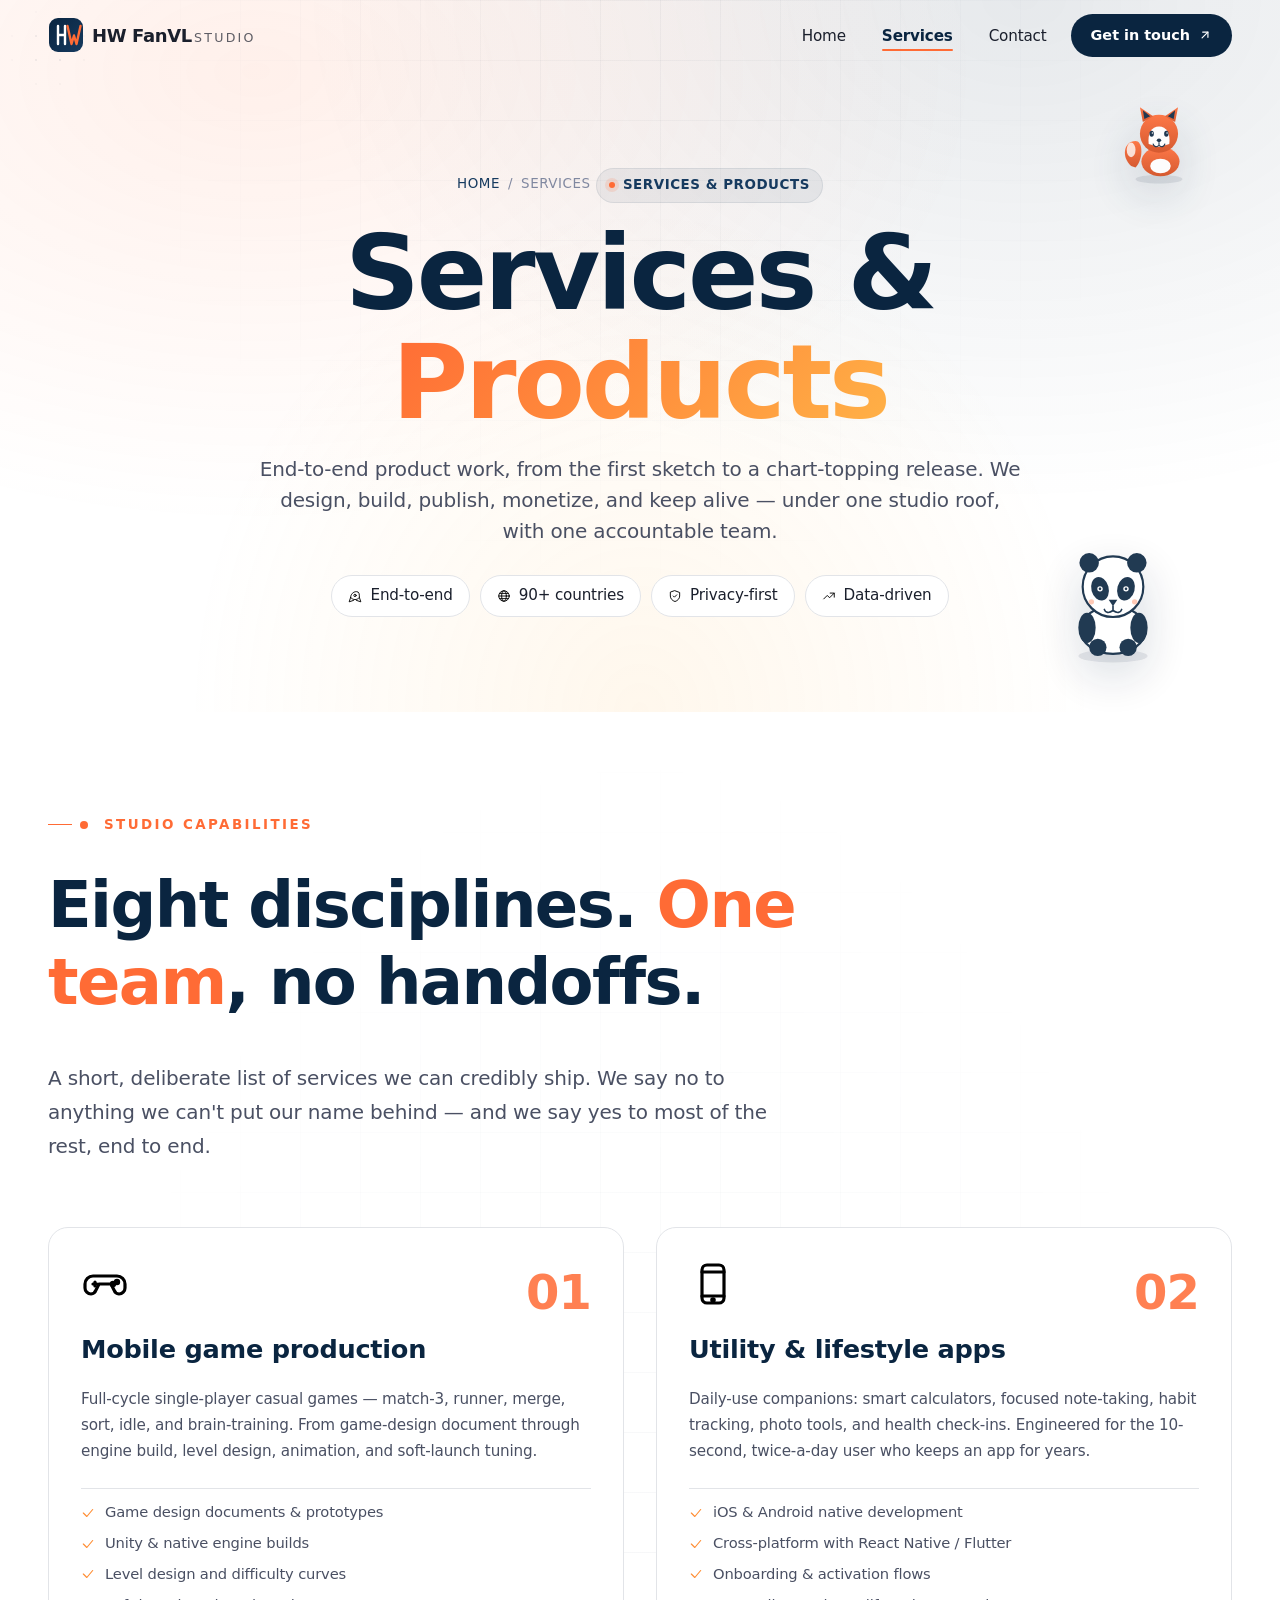
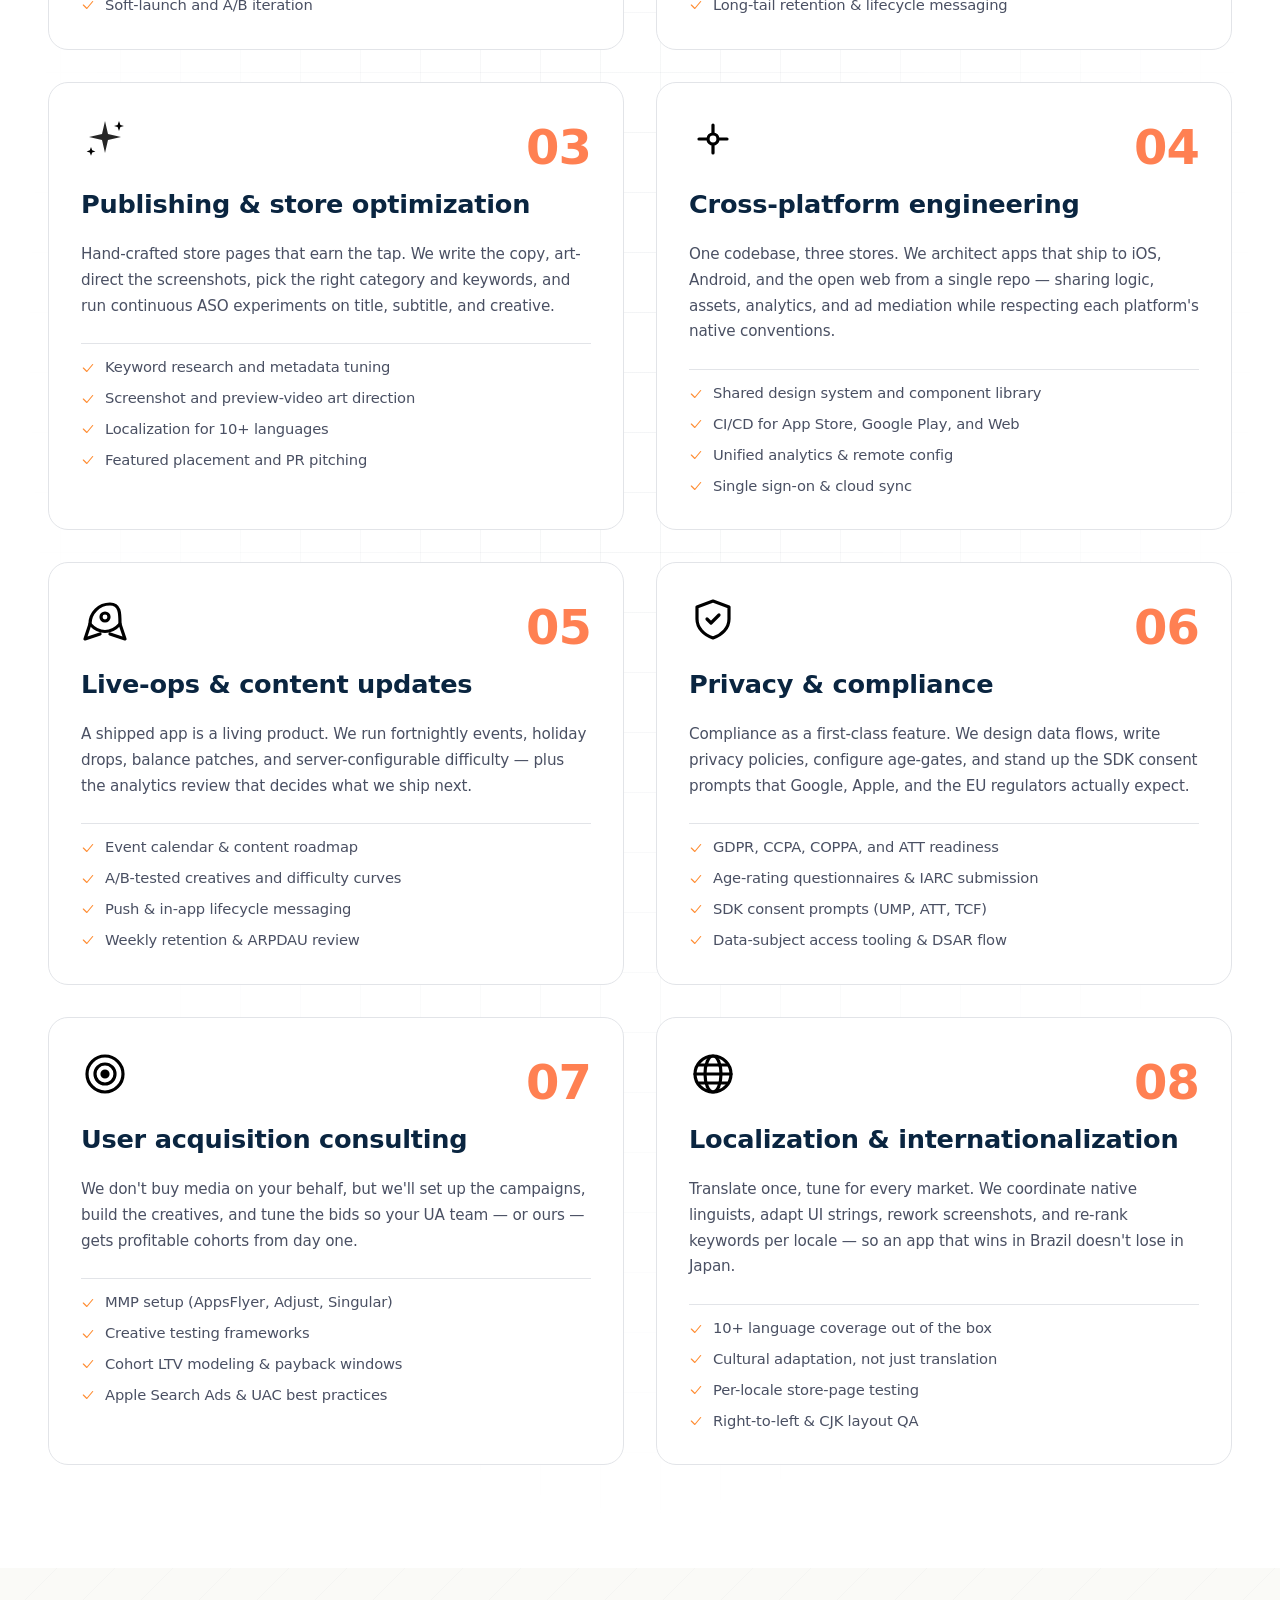
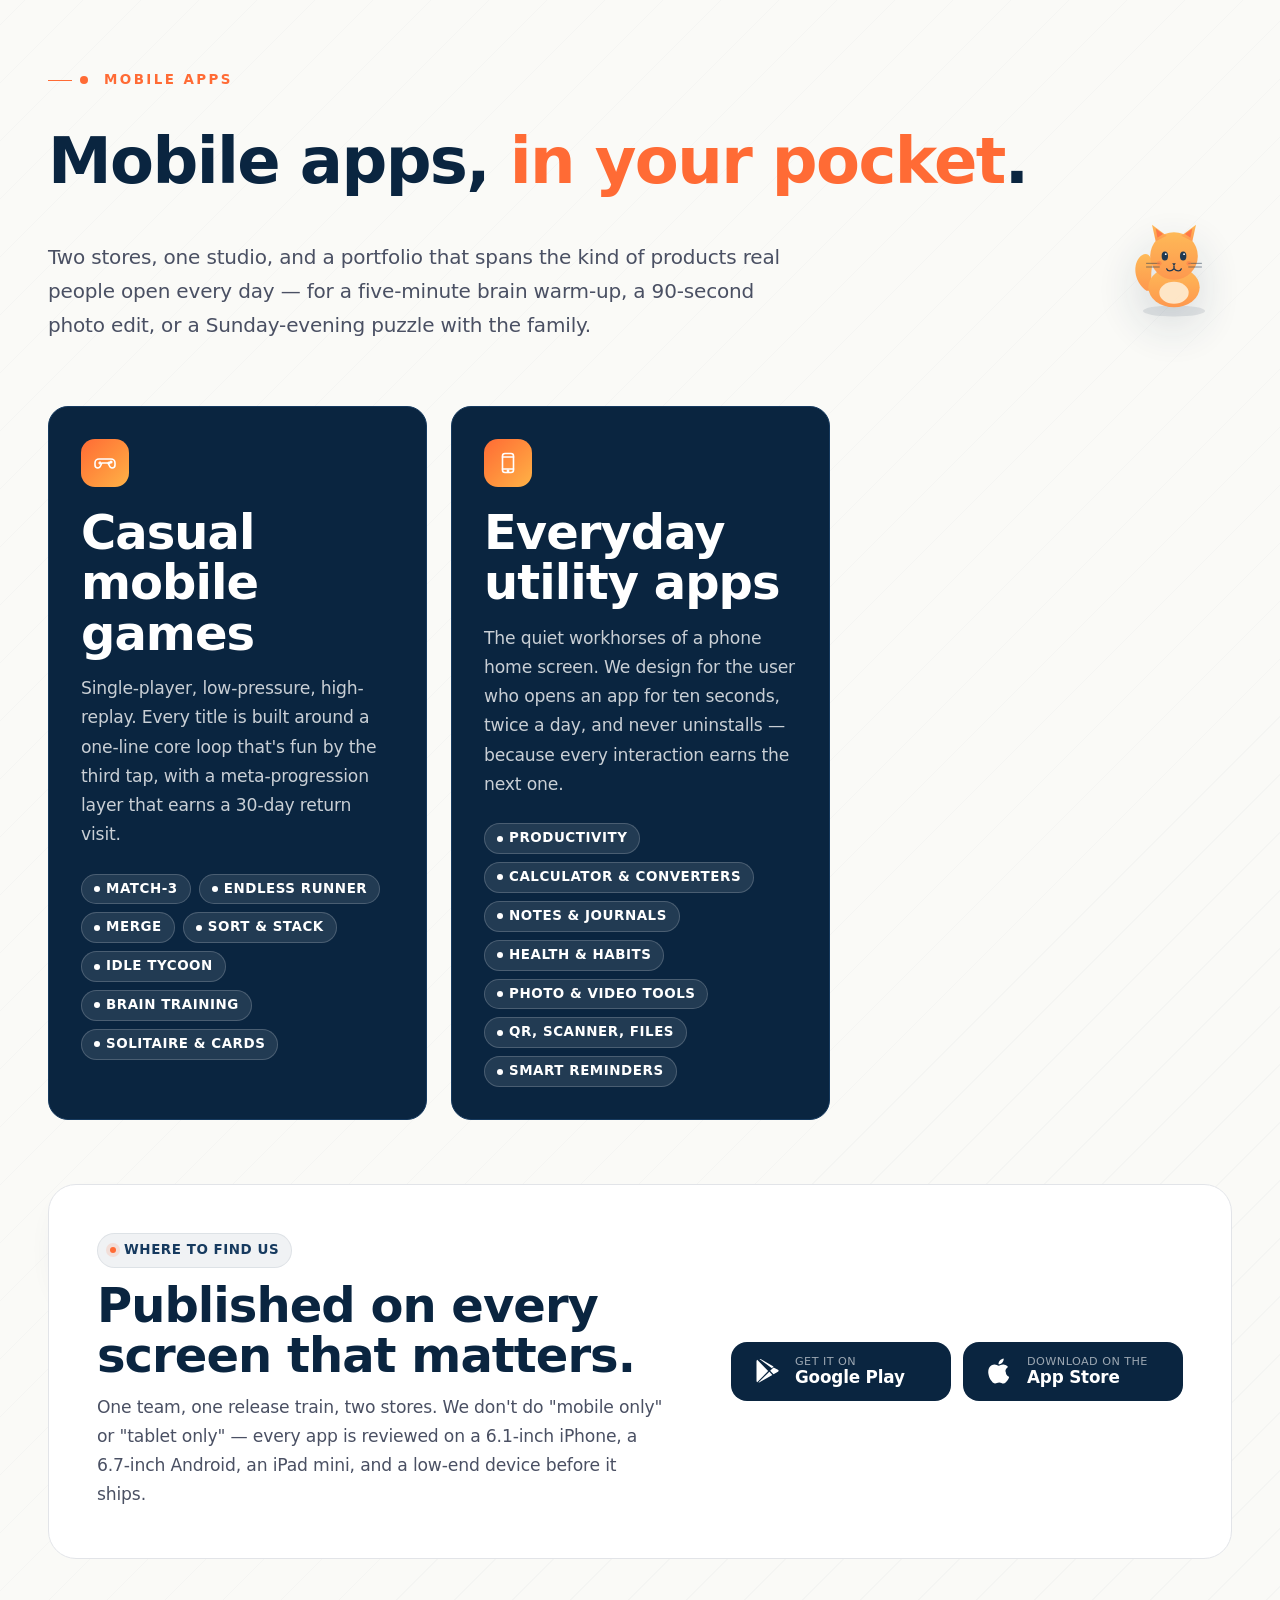
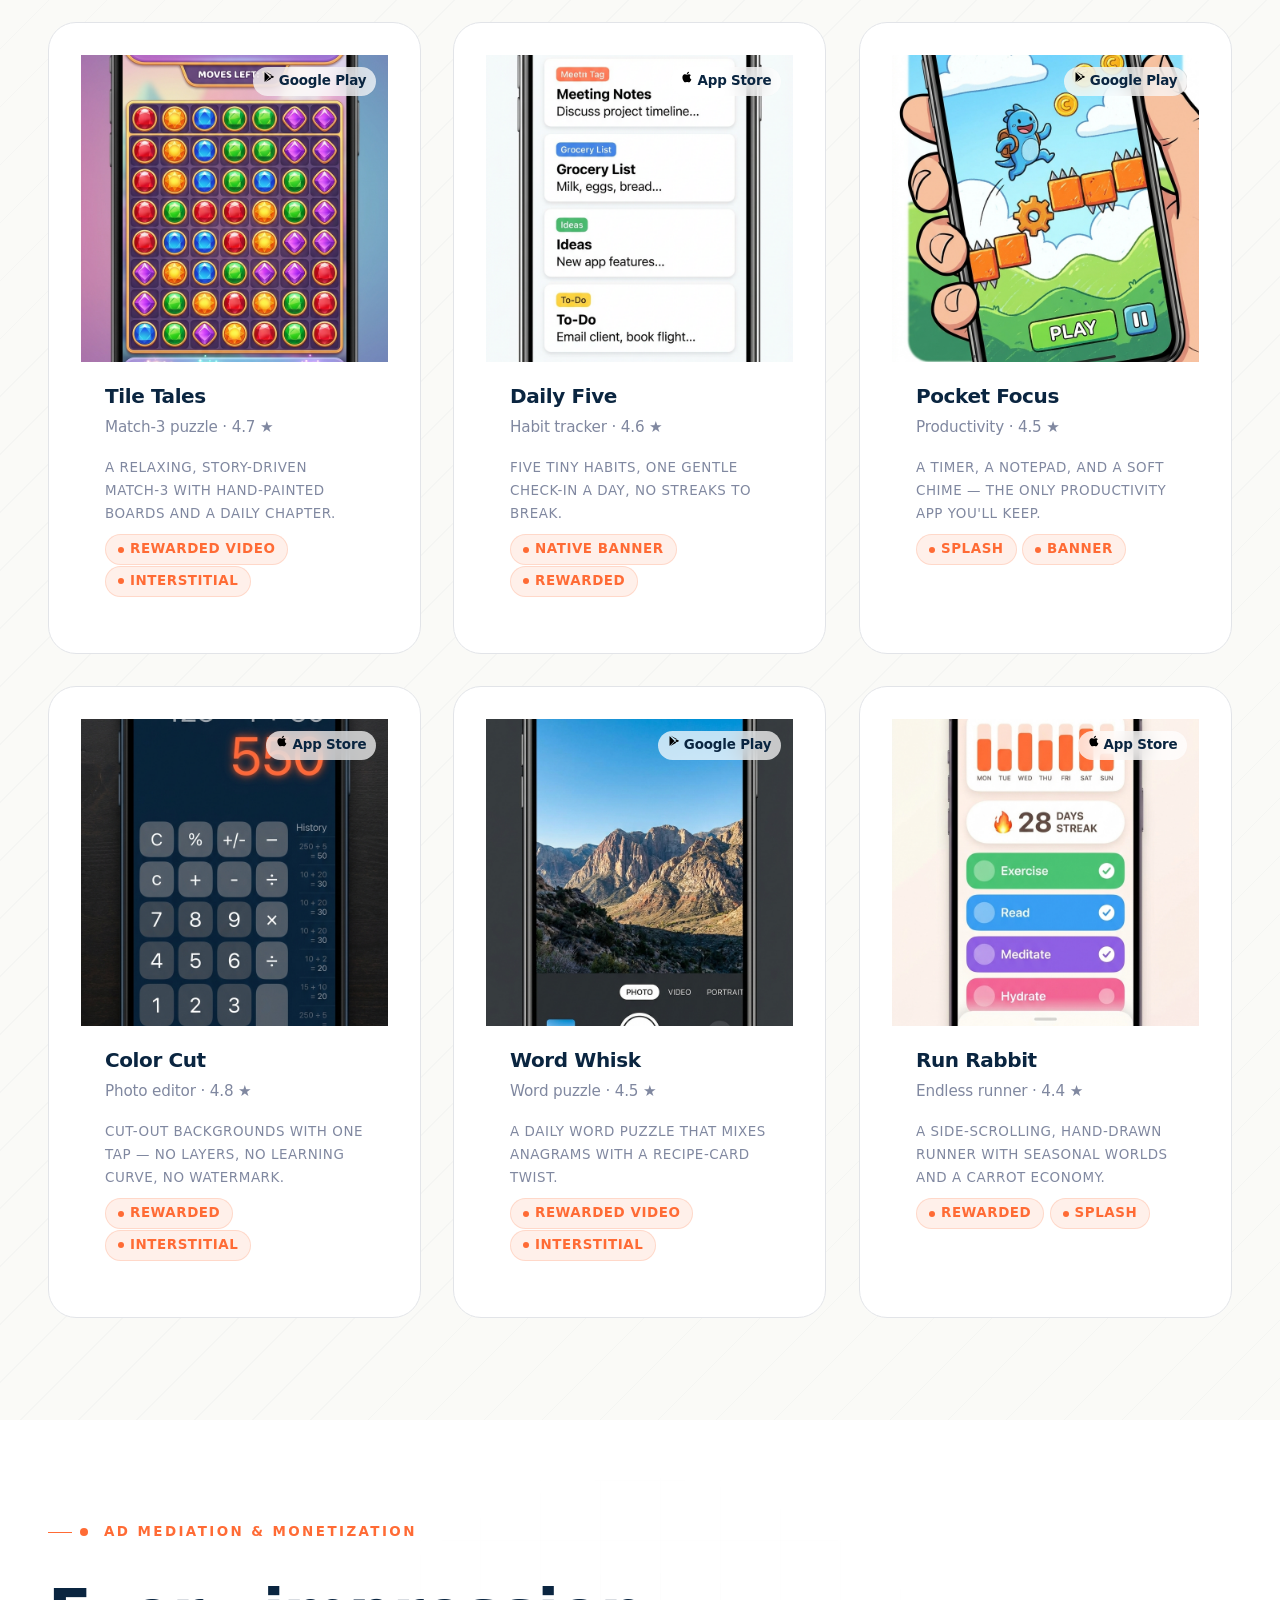
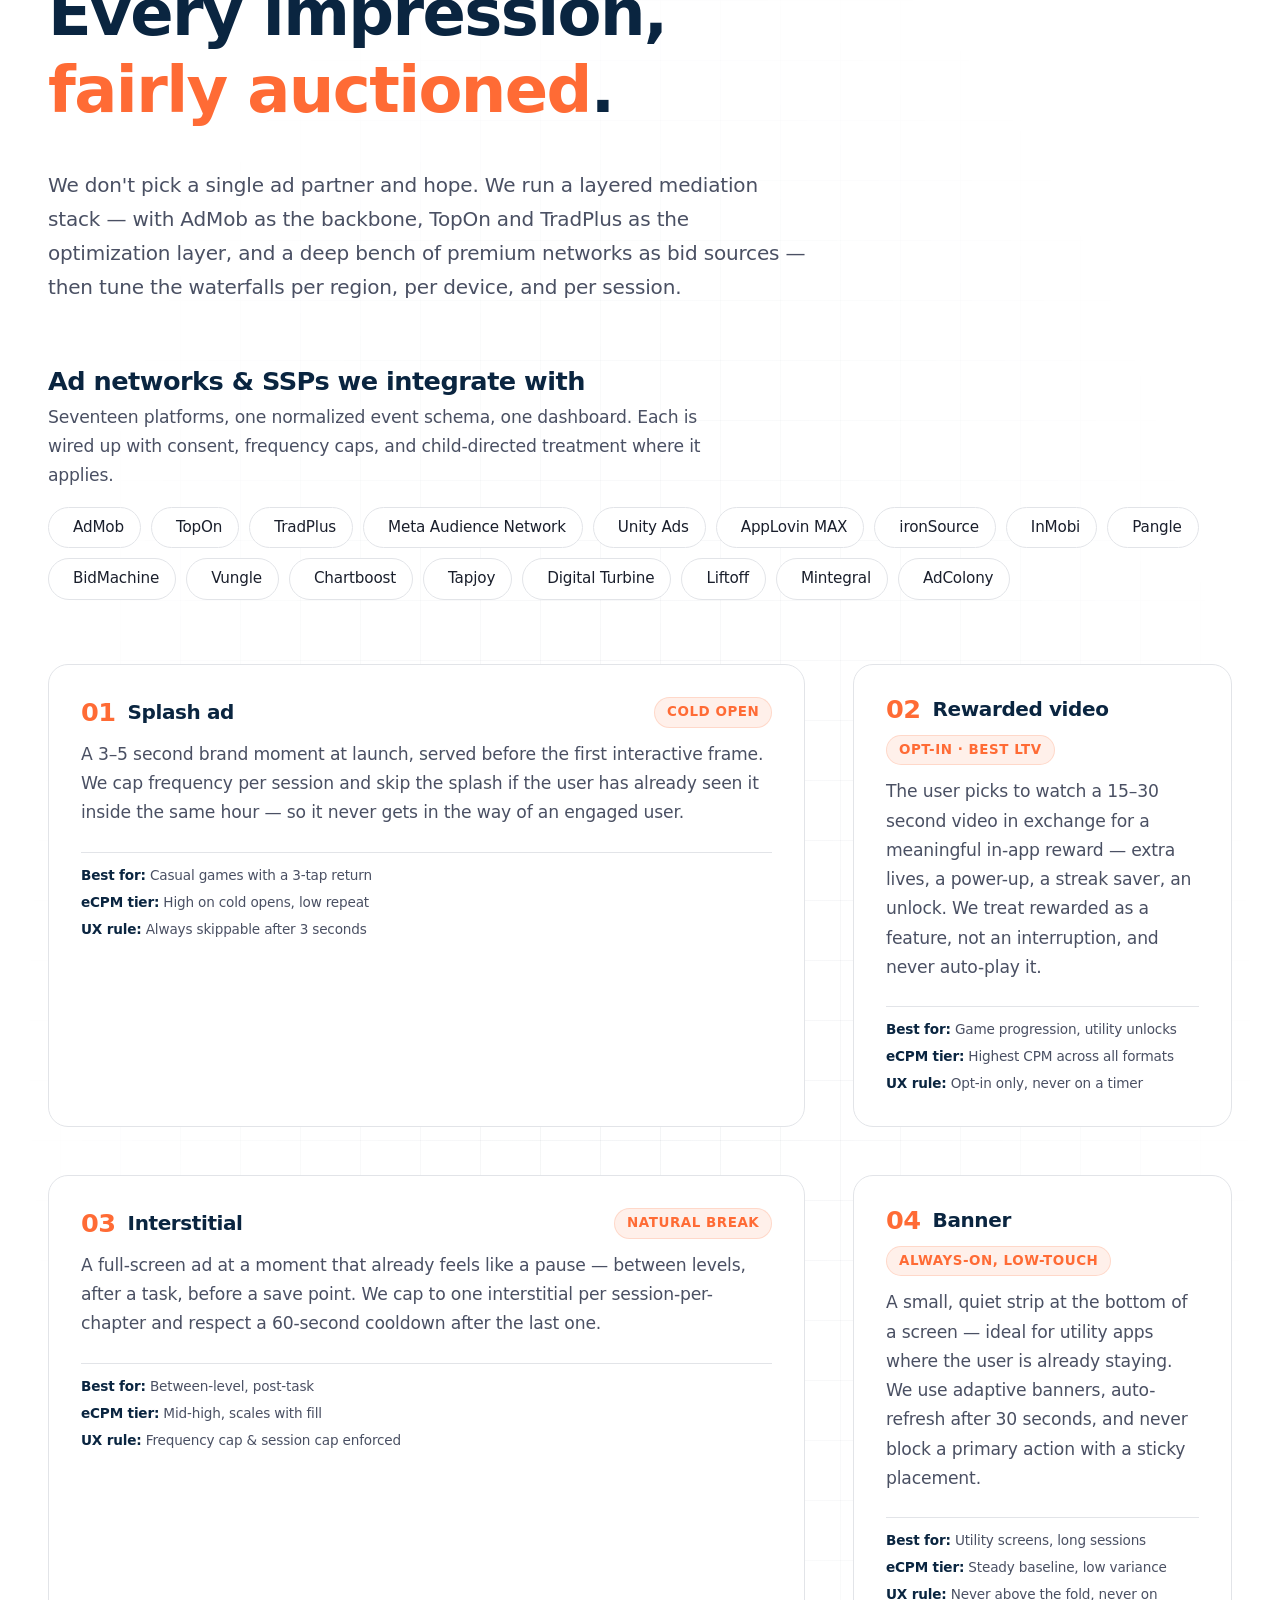
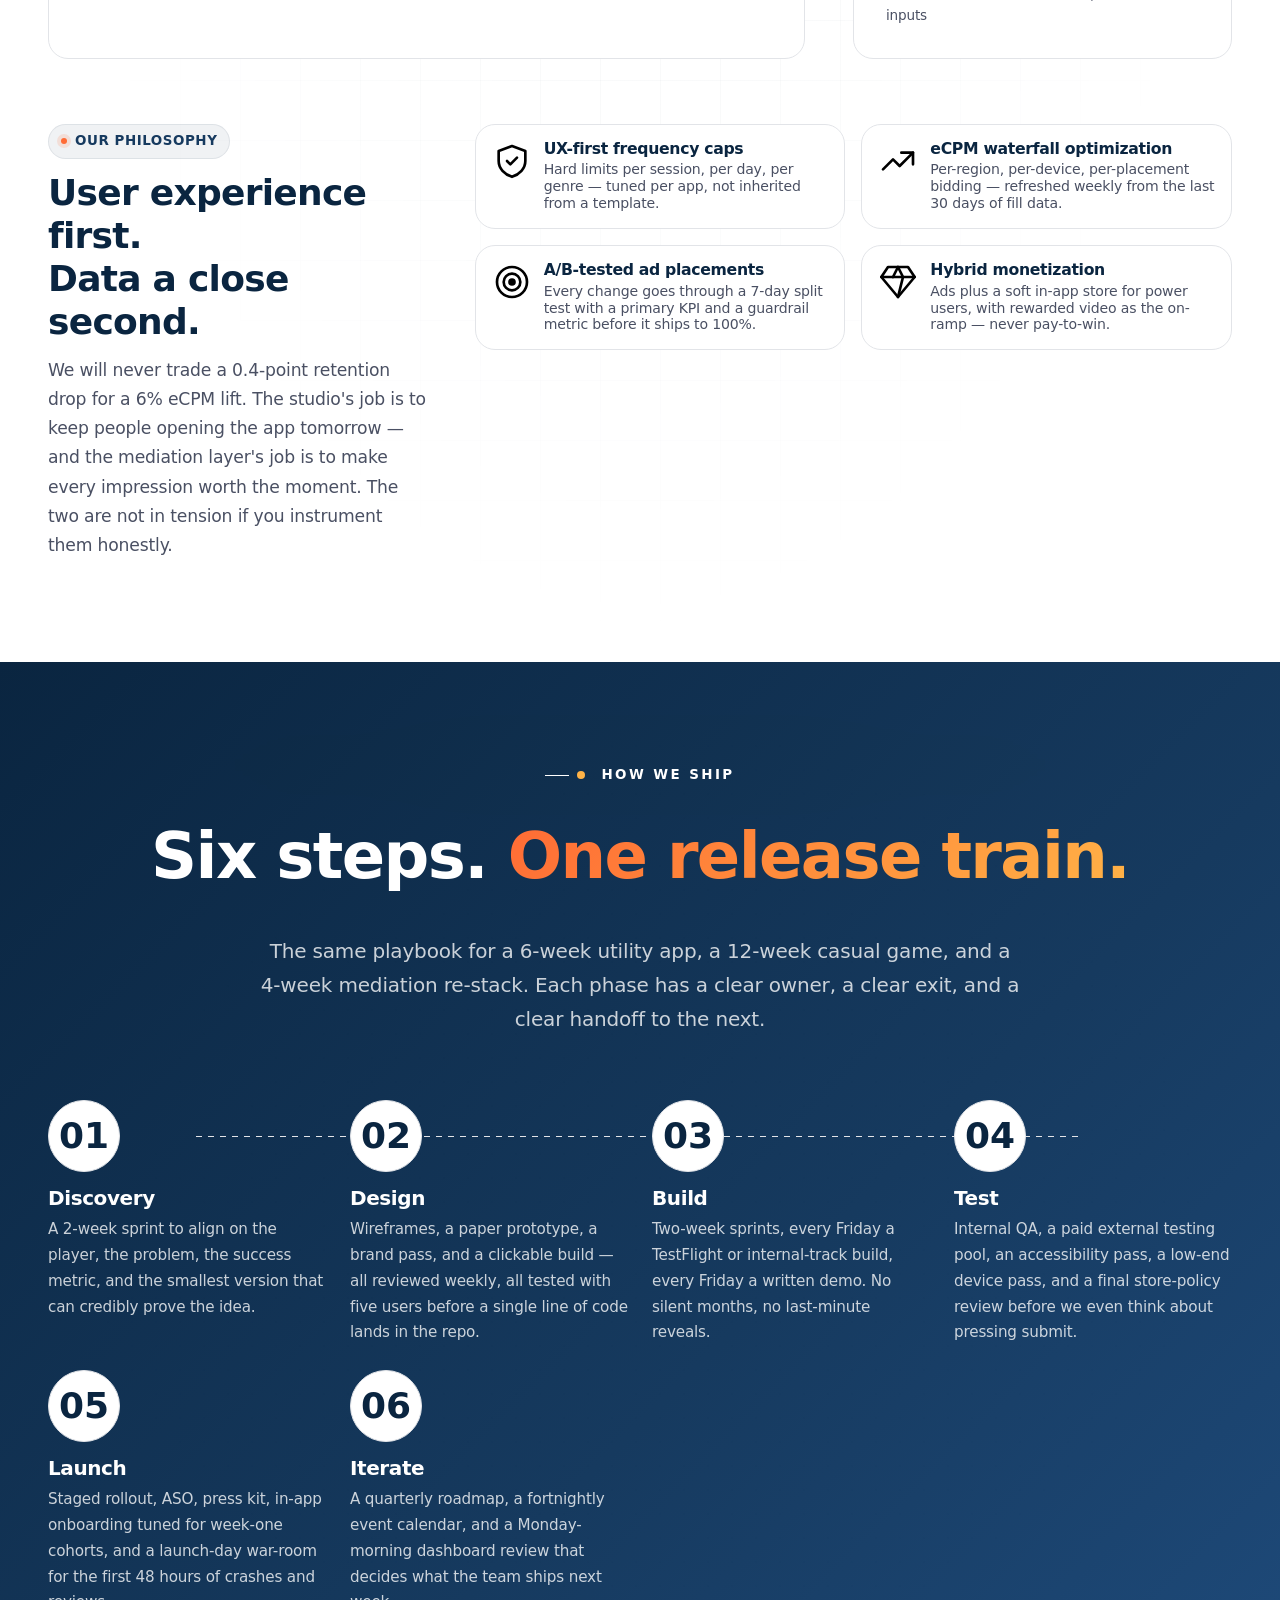
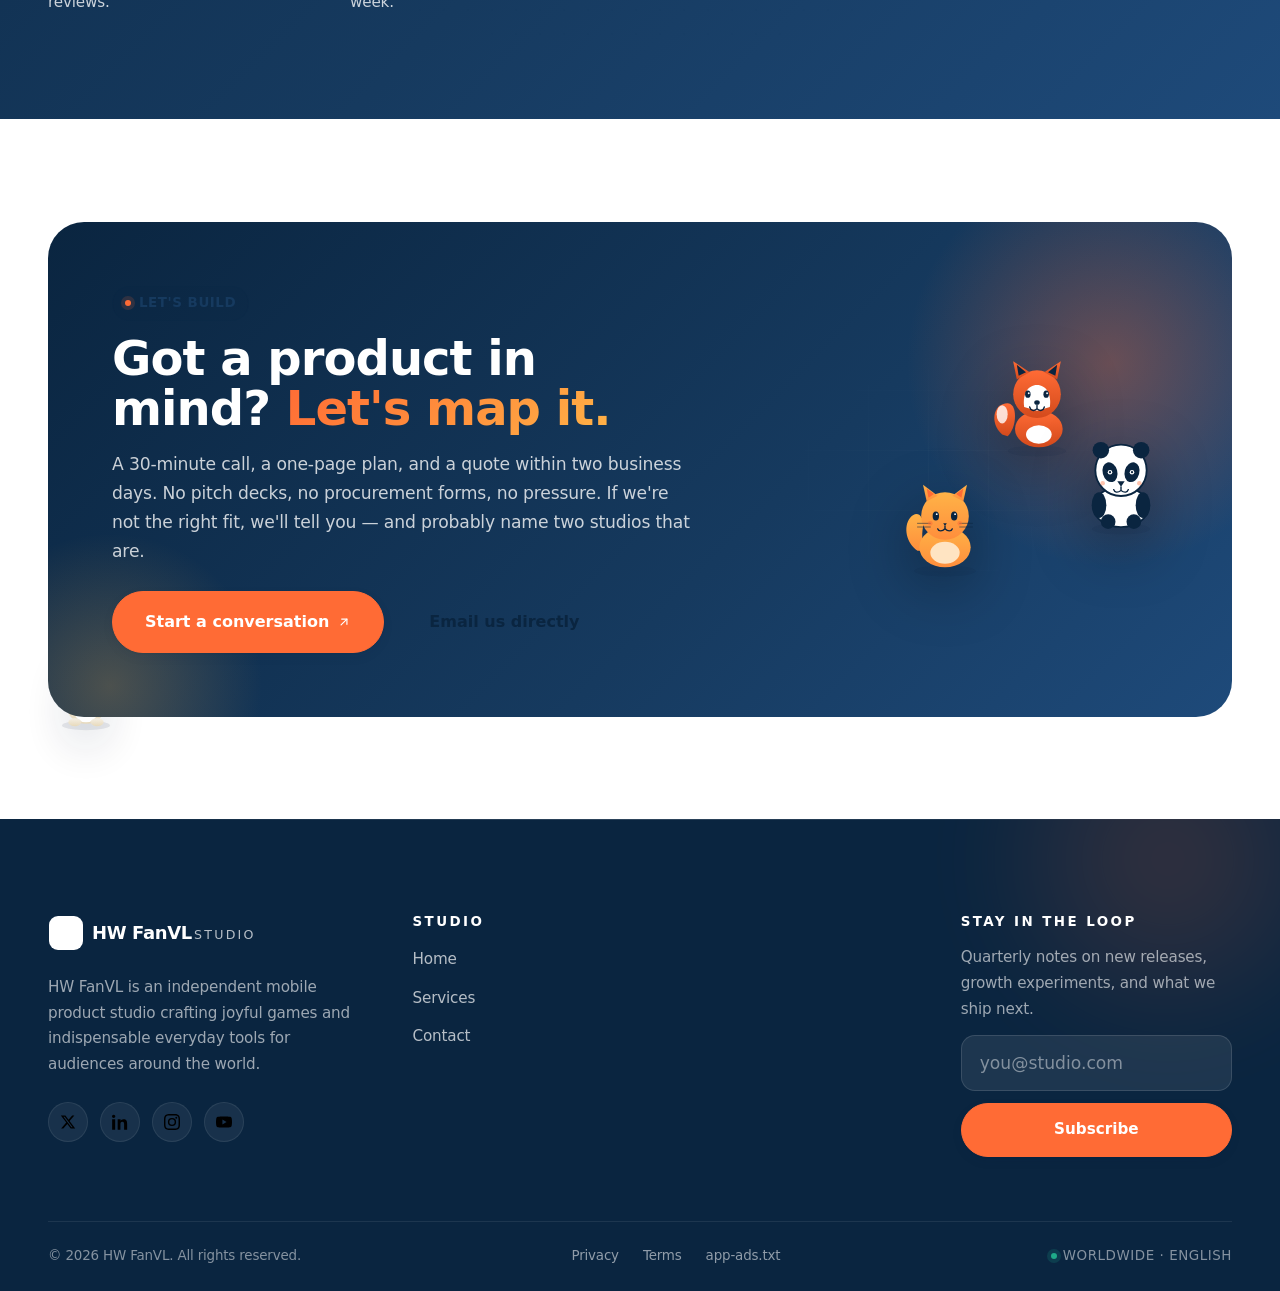
<file: services.html>
<!DOCTYPE html>
<html lang="en">
<head>
  <meta charset="UTF-8">
  <meta name="viewport" content="width=device-width, initial-scale=1.0, viewport-fit=cover">
  <meta name="theme-color" content="#0A2540">
  <meta name="color-scheme" content="light">

  <title>Services — HW FanVL</title>
  <meta name="description" content="HW FanVL ships mobile games, lifestyle apps, and tools to Google Play and the App Store — with ad mediation (AdMob, TopOn, TradPlus) tuned for revenue.">
  <meta name="keywords" content="mobile app development, game development, app publishing, AdMob mediation, TopOn, TradPlus, Google Play, App Store, ad monetization, ASO, app store optimization">
  <meta name="author" content="HW FanVL">
  <meta name="robots" content="index, follow">
  <meta name="googlebot" content="index, follow">
  <link rel="canonical" href="https://hwfanvl.com/services.html">

  <!-- Open Graph -->
  <meta property="og:type" content="website">
  <meta property="og:site_name" content="HW FanVL">
  <meta property="og:title" content="Services — HW FanVL">
  <meta property="og:description" content="Mobile games, lifestyle apps, and tools — published on Google Play and the App Store with intelligent ad monetization.">
  <meta property="og:url" content="https://hwfanvl.com/services.html">
  <meta property="og:image" content="https://hwfanvl.com/images/og-image.svg">
  <meta property="og:image:width" content="1200">
  <meta property="og:image:height" content="630">
  <meta property="og:locale" content="en_US">

  <!-- Twitter Card -->
  <meta name="twitter:card" content="summary_large_image">
  <meta name="twitter:title" content="Services — HW FanVL">
  <meta name="twitter:description" content="Mobile games, lifestyle apps, and tools — published on Google Play and the App Store with intelligent ad monetization.">
  <meta name="twitter:image" content="https://hwfanvl.com/images/og-image.svg">

  <!-- JSON-LD: Service -->
  <script type="application/ld+json">
  {
    "@context": "https://schema.org",
    "@type": "Service",
    "serviceType": "Mobile app development and publishing",
    "name": "HW FanVL Studio Services",
    "provider": {
      "@type": "Organization",
      "name": "HW FanVL",
      "url": "https://hwfanvl.com"
    },
    "areaServed": "Worldwide",
    "description": "End-to-end mobile app development, publishing, and ad monetization for Google Play and the App Store."
  }
  </script>

  <!-- Favicon -->
  <link rel="icon" type="image/svg+xml" href="images/favicon.svg">
  <link rel="apple-touch-icon" href="images/favicon.svg">

  <!-- Styles -->
  <link rel="stylesheet" href="css/style.css">
  <link rel="stylesheet" href="css/animations.css">

  <!-- Scripts (deferred) -->
  <script defer src="js/main.js"></script>
  <script defer src="js/animations.js"></script>
</head>

<body>
  <div class="scroll-progress" data-scroll-progress aria-hidden="true"></div>
  <div class="cursor-halo" data-cursor-halo aria-hidden="true"></div>
  <div class="cursor-glow" data-cursor-glow aria-hidden="true"></div>

  <!-- ==================== NAV_START (identical across all pages) ==================== -->
  <header class="nav" data-nav>
    <div class="nav__inner">
      <a class="nav-logo" href="index.html" aria-label="HW FanVL home">
        <img class="logo-mark" src="images/logo.svg" alt="" width="36" height="36">
        <span class="logo-text">HW FanVL <span class="sub">studio</span></span>
      </a>

      <nav class="nav-menu" aria-label="Primary">
        <ul class="nav-list" role="list">
          <li><a class="nav-link" data-nav-link href="index.html">Home</a></li>
          <li><a class="nav-link" data-nav-link href="services.html">Services</a></li>
          <li><a class="nav-link" data-nav-link href="contact.html">Contact</a></li>
        </ul>

        <div class="nav-actions">
          <a class="nav-cta" data-magnetic href="contact.html">
            <span>Get in touch</span>
            <svg class="arrow" viewBox="0 0 24 24" fill="none" stroke="currentColor" stroke-width="2" stroke-linecap="round" stroke-linejoin="round" aria-hidden="true">
              <path d="M7 17 L17 7"/>
              <path d="M8 7 H17 V16"/>
            </svg>
          </a>
        </div>
      </nav>

      <button class="nav-toggle" data-nav-toggle aria-label="Toggle menu" aria-expanded="false" aria-controls="mobile-drawer">
        <span class="bar"></span>
        <span class="bar"></span>
        <span class="bar"></span>
      </button>
    </div>
    <div class="nav-progress" data-nav-progress aria-hidden="true"></div>
  </header>

  <div class="mobile-drawer" id="mobile-drawer" data-mobile-drawer aria-hidden="true">
    <ul class="nav-list" role="list">
      <li><a class="nav-link" data-nav-link href="index.html">Home</a></li>
      <li><a class="nav-link" data-nav-link href="services.html">Services</a></li>
      <li><a class="nav-link" data-nav-link href="contact.html">Contact</a></li>
    </ul>
    <div class="nav-actions">
      <a class="nav-cta" href="contact.html">
        <span>Get in touch</span>
        <svg class="arrow" viewBox="0 0 24 24" fill="none" stroke="currentColor" stroke-width="2" stroke-linecap="round" stroke-linejoin="round" aria-hidden="true">
          <path d="M7 17 L17 7"/>
          <path d="M8 7 H17 V16"/>
        </svg>
      </a>
    </div>
  </div>
  <!-- ==================== NAV_END ==================== -->

  <main id="main">

    <!-- ==================== HERO_SECTION_START ==================== -->
    <section class="page-hero" id="hero">
      <div class="deco-blob accent float-slow" aria-hidden="true"></div>
      <div class="deco-dots sm" aria-hidden="true"></div>
      <img class="deco-float deco-float--fox float" src="images/animal-fox.svg" alt="" aria-hidden="true">
      <img class="deco-float deco-float--panda float-slow" src="images/animal-panda.svg" alt="" aria-hidden="true">

      <div class="page-hero__inner">
        <div class="page-hero__crumbs">
          <a href="index.html">Home</a>
          <span class="sep">/</span>
          <span>Services</span>
        </div>
        <span class="kicker"><span class="dot"></span> Services &amp; products</span>
        <h1>
          Services &amp; <span class="gradient-text">Products</span>
        </h1>
        <p class="lead">
          End-to-end product work, from the first sketch to a chart-topping release. We design, build, publish, monetize, and keep alive — under one studio roof, with one accountable team.
        </p>
        <div class="hero__chips" data-anim="up" style="display:flex;justify-content:center;flex-wrap:wrap;gap:10px;margin-top:28px;">
          <span class="chip"><img class="ic" src="images/icon-rocket.svg" alt=""> End-to-end</span>
          <span class="chip"><img class="ic" src="images/icon-globe.svg" alt=""> 90+ countries</span>
          <span class="chip"><img class="ic" src="images/icon-shield.svg" alt=""> Privacy-first</span>
          <span class="chip"><img class="ic" src="images/icon-trend.svg" alt=""> Data-driven</span>
        </div>
      </div>
    </section>
    <!-- ==================== HERO_SECTION_END ==================== -->


    <!-- ==================== SERVICES_LIST_START ==================== -->
    <section class="section bg-paper" id="services-list">
      <div class="deco-grid" aria-hidden="true"></div>

      <div class="container">
        <div class="section-head reveal-stagger">
          <span class="eyebrow"><span class="kicker-dot"></span> Studio capabilities</span>
          <h2 class="section-title">
            Eight disciplines. <span class="accent">One team</span>, no handoffs.
          </h2>
          <p class="section-subtitle">
            A short, deliberate list of services we can credibly ship. We say no to anything we can't put our name behind — and we say yes to most of the rest, end to end.
          </p>
        </div>

        <div class="grid grid-2 services__list" data-anim="up">

          <article class="card service-item" data-anim="up">
            <div class="service-item__head">
              <span class="card__icon"><img class="ic" src="images/icon-game.svg" alt=""></span>
              <span class="service-item__num">01</span>
            </div>
            <h3 class="card__title">Mobile game production</h3>
            <p class="card__body">
              Full-cycle single-player casual games — match-3, runner, merge, sort, idle, and brain-training. From game-design document through engine build, level design, animation, and soft-launch tuning.
            </p>
            <ul class="service-item__bullets" role="list">
              <li><img class="ic" src="images/icon-check.svg" alt=""> Game design documents &amp; prototypes</li>
              <li><img class="ic" src="images/icon-check.svg" alt=""> Unity &amp; native engine builds</li>
              <li><img class="ic" src="images/icon-check.svg" alt=""> Level design and difficulty curves</li>
              <li><img class="ic" src="images/icon-check.svg" alt=""> Soft-launch and A/B iteration</li>
            </ul>
          </article>

          <article class="card service-item" data-anim="up" data-anim-delay="60">
            <div class="service-item__head">
              <span class="card__icon"><img class="ic" src="images/icon-mobile.svg" alt=""></span>
              <span class="service-item__num">02</span>
            </div>
            <h3 class="card__title">Utility &amp; lifestyle apps</h3>
            <p class="card__body">
              Daily-use companions: smart calculators, focused note-taking, habit tracking, photo tools, and health check-ins. Engineered for the 10-second, twice-a-day user who keeps an app for years.
            </p>
            <ul class="service-item__bullets" role="list">
              <li><img class="ic" src="images/icon-check.svg" alt=""> iOS &amp; Android native development</li>
              <li><img class="ic" src="images/icon-check.svg" alt=""> Cross-platform with React Native / Flutter</li>
              <li><img class="ic" src="images/icon-check.svg" alt=""> Onboarding &amp; activation flows</li>
              <li><img class="ic" src="images/icon-check.svg" alt=""> Long-tail retention &amp; lifecycle messaging</li>
            </ul>
          </article>

          <article class="card service-item" data-anim="up" data-anim-delay="120">
            <div class="service-item__head">
              <span class="card__icon"><img class="ic" src="images/icon-sparkle.svg" alt=""></span>
              <span class="service-item__num">03</span>
            </div>
            <h3 class="card__title">Publishing &amp; store optimization</h3>
            <p class="card__body">
              Hand-crafted store pages that earn the tap. We write the copy, art-direct the screenshots, pick the right category and keywords, and run continuous ASO experiments on title, subtitle, and creative.
            </p>
            <ul class="service-item__bullets" role="list">
              <li><img class="ic" src="images/icon-check.svg" alt=""> Keyword research and metadata tuning</li>
              <li><img class="ic" src="images/icon-check.svg" alt=""> Screenshot and preview-video art direction</li>
              <li><img class="ic" src="images/icon-check.svg" alt=""> Localization for 10+ languages</li>
              <li><img class="ic" src="images/icon-check.svg" alt=""> Featured placement and PR pitching</li>
            </ul>
          </article>

          <article class="card service-item" data-anim="up" data-anim-delay="180">
            <div class="service-item__head">
              <span class="card__icon"><img class="ic" src="images/icon-spark.svg" alt=""></span>
              <span class="service-item__num">04</span>
            </div>
            <h3 class="card__title">Cross-platform engineering</h3>
            <p class="card__body">
              One codebase, three stores. We architect apps that ship to iOS, Android, and the open web from a single repo — sharing logic, assets, analytics, and ad mediation while respecting each platform's native conventions.
            </p>
            <ul class="service-item__bullets" role="list">
              <li><img class="ic" src="images/icon-check.svg" alt=""> Shared design system and component library</li>
              <li><img class="ic" src="images/icon-check.svg" alt=""> CI/CD for App Store, Google Play, and Web</li>
              <li><img class="ic" src="images/icon-check.svg" alt=""> Unified analytics &amp; remote config</li>
              <li><img class="ic" src="images/icon-check.svg" alt=""> Single sign-on &amp; cloud sync</li>
            </ul>
          </article>

          <article class="card service-item" data-anim="up" data-anim-delay="240">
            <div class="service-item__head">
              <span class="card__icon"><img class="ic" src="images/icon-rocket.svg" alt=""></span>
              <span class="service-item__num">05</span>
            </div>
            <h3 class="card__title">Live-ops &amp; content updates</h3>
            <p class="card__body">
              A shipped app is a living product. We run fortnightly events, holiday drops, balance patches, and server-configurable difficulty — plus the analytics review that decides what we ship next.
            </p>
            <ul class="service-item__bullets" role="list">
              <li><img class="ic" src="images/icon-check.svg" alt=""> Event calendar &amp; content roadmap</li>
              <li><img class="ic" src="images/icon-check.svg" alt=""> A/B-tested creatives and difficulty curves</li>
              <li><img class="ic" src="images/icon-check.svg" alt=""> Push &amp; in-app lifecycle messaging</li>
              <li><img class="ic" src="images/icon-check.svg" alt=""> Weekly retention &amp; ARPDAU review</li>
            </ul>
          </article>

          <article class="card service-item" data-anim="up" data-anim-delay="300">
            <div class="service-item__head">
              <span class="card__icon"><img class="ic" src="images/icon-shield.svg" alt=""></span>
              <span class="service-item__num">06</span>
            </div>
            <h3 class="card__title">Privacy &amp; compliance</h3>
            <p class="card__body">
              Compliance as a first-class feature. We design data flows, write privacy policies, configure age-gates, and stand up the SDK consent prompts that Google, Apple, and the EU regulators actually expect.
            </p>
            <ul class="service-item__bullets" role="list">
              <li><img class="ic" src="images/icon-check.svg" alt=""> GDPR, CCPA, COPPA, and ATT readiness</li>
              <li><img class="ic" src="images/icon-check.svg" alt=""> Age-rating questionnaires &amp; IARC submission</li>
              <li><img class="ic" src="images/icon-check.svg" alt=""> SDK consent prompts (UMP, ATT, TCF)</li>
              <li><img class="ic" src="images/icon-check.svg" alt=""> Data-subject access tooling &amp; DSAR flow</li>
            </ul>
          </article>

          <article class="card service-item" data-anim="up" data-anim-delay="360">
            <div class="service-item__head">
              <span class="card__icon"><img class="ic" src="images/icon-target.svg" alt=""></span>
              <span class="service-item__num">07</span>
            </div>
            <h3 class="card__title">User acquisition consulting</h3>
            <p class="card__body">
              We don't buy media on your behalf, but we'll set up the campaigns, build the creatives, and tune the bids so your UA team — or ours — gets profitable cohorts from day one.
            </p>
            <ul class="service-item__bullets" role="list">
              <li><img class="ic" src="images/icon-check.svg" alt=""> MMP setup (AppsFlyer, Adjust, Singular)</li>
              <li><img class="ic" src="images/icon-check.svg" alt=""> Creative testing frameworks</li>
              <li><img class="ic" src="images/icon-check.svg" alt=""> Cohort LTV modeling &amp; payback windows</li>
              <li><img class="ic" src="images/icon-check.svg" alt=""> Apple Search Ads &amp; UAC best practices</li>
            </ul>
          </article>

          <article class="card service-item" data-anim="up" data-anim-delay="420">
            <div class="service-item__head">
              <span class="card__icon"><img class="ic" src="images/icon-globe.svg" alt=""></span>
              <span class="service-item__num">08</span>
            </div>
            <h3 class="card__title">Localization &amp; internationalization</h3>
            <p class="card__body">
              Translate once, tune for every market. We coordinate native linguists, adapt UI strings, rework screenshots, and re-rank keywords per locale — so an app that wins in Brazil doesn't lose in Japan.
            </p>
            <ul class="service-item__bullets" role="list">
              <li><img class="ic" src="images/icon-check.svg" alt=""> 10+ language coverage out of the box</li>
              <li><img class="ic" src="images/icon-check.svg" alt=""> Cultural adaptation, not just translation</li>
              <li><img class="ic" src="images/icon-check.svg" alt=""> Per-locale store-page testing</li>
              <li><img class="ic" src="images/icon-check.svg" alt=""> Right-to-left &amp; CJK layout QA</li>
            </ul>
          </article>

        </div>
      </div>
    </section>
    <!-- ==================== SERVICES_LIST_END ==================== -->


    <!-- ==================== MOBILE_APPS_START ==================== -->
    <section class="section bg-bone" id="mobile-apps">
      <div class="deco-stripes" aria-hidden="true"></div>
      <img class="deco-float deco-float--cat float-slow" src="images/animal-cat.svg" alt="" aria-hidden="true">
      <img class="deco-float deco-float--koala float" src="images/animal-koala.svg" alt="" aria-hidden="true">

      <div class="container">
        <div class="section-head reveal-stagger">
          <span class="eyebrow"><span class="kicker-dot"></span> Mobile apps</span>
          <h2 class="section-title">
            Mobile apps, <span class="accent">in your pocket</span>.
          </h2>
          <p class="section-subtitle">
            Two stores, one studio, and a portfolio that spans the kind of products real people open every day — for a five-minute brain warm-up, a 90-second photo edit, or a Sunday-evening puzzle with the family.
          </p>
        </div>

        <div class="grid grid-1-1-1 mobile-apps__lanes" data-anim="up">

          <article class="card card-dark mobile-lane" data-anim="up">
            <div class="mobile-lane__icon"><img class="ic" src="images/icon-game.svg" alt=""></div>
            <h3>Casual mobile games</h3>
            <p>
              Single-player, low-pressure, high-replay. Every title is built around a one-line core loop that's fun by the third tap, with a meta-progression layer that earns a 30-day return visit.
            </p>
            <ul class="mobile-lane__tags" role="list">
              <li class="tag tag-light"><span class="dot"></span> Match-3</li>
              <li class="tag tag-light"><span class="dot"></span> Endless runner</li>
              <li class="tag tag-light"><span class="dot"></span> Merge</li>
              <li class="tag tag-light"><span class="dot"></span> Sort &amp; stack</li>
              <li class="tag tag-light"><span class="dot"></span> Idle tycoon</li>
              <li class="tag tag-light"><span class="dot"></span> Brain training</li>
              <li class="tag tag-light"><span class="dot"></span> Solitaire &amp; cards</li>
            </ul>
          </article>

          <article class="card card-dark mobile-lane" data-anim="up" data-anim-delay="60">
            <div class="mobile-lane__icon"><img class="ic" src="images/icon-mobile.svg" alt=""></div>
            <h3>Everyday utility apps</h3>
            <p>
              The quiet workhorses of a phone home screen. We design for the user who opens an app for ten seconds, twice a day, and never uninstalls — because every interaction earns the next one.
            </p>
            <ul class="mobile-lane__tags" role="list">
              <li class="tag tag-light"><span class="dot"></span> Productivity</li>
              <li class="tag tag-light"><span class="dot"></span> Calculator &amp; converters</li>
              <li class="tag tag-light"><span class="dot"></span> Notes &amp; journals</li>
              <li class="tag tag-light"><span class="dot"></span> Health &amp; habits</li>
              <li class="tag tag-light"><span class="dot"></span> Photo &amp; video tools</li>
              <li class="tag tag-light"><span class="dot"></span> QR, scanner, files</li>
              <li class="tag tag-light"><span class="dot"></span> Smart reminders</li>
            </ul>
          </article>

        </div>

        <div class="mobile-apps__stores" data-anim="up">
          <div class="mobile-apps__stores-label">
            <span class="kicker"><span class="dot"></span> Where to find us</span>
            <h3>Published on every screen that matters.</h3>
            <p>One team, one release train, two stores. We don't do "mobile only" or "tablet only" — every app is reviewed on a 6.1-inch iPhone, a 6.7-inch Android, an iPad mini, and a low-end device before it ships.</p>
          </div>
          <div class="mobile-apps__store-badges">
            <a class="store-badge" href="#" aria-label="Get it on Google Play">
              <img class="ic" src="images/icon-google-play.svg" alt="">
              <div>
                <span>Get it on</span>
                <strong>Google Play</strong>
              </div>
            </a>
            <a class="store-badge" href="#" aria-label="Download on the App Store">
              <img class="ic" src="images/icon-app-store.svg" alt="">
              <div>
                <span>Download on the</span>
                <strong>App Store</strong>
              </div>
            </a>
          </div>
        </div>

        <div class="grid grid-3 mobile-apps__apps" data-anim="up">

          <article class="card card-app" data-anim="up">
            <div class="app-thumb">
              <img src="images/app-screen-1.png" alt="Tile Tales cover art">
              <span class="platform"><img class="ic" src="images/icon-google-play.svg" alt=""> Google Play</span>
            </div>
            <div class="app-body">
              <h4 class="app-title">Tile Tales</h4>
              <p class="app-tag">Match-3 puzzle · 4.7 ★</p>
              <p class="app-meta">A relaxing, story-driven match-3 with hand-painted boards and a daily chapter.</p>
              <div class="app-tags">
                <span class="tag tag-accent"><span class="dot"></span> Rewarded video</span>
                <span class="tag tag-accent"><span class="dot"></span> Interstitial</span>
              </div>
            </div>
          </article>

          <article class="card card-app" data-anim="up" data-anim-delay="60">
            <div class="app-thumb">
              <img src="images/app-screen-2.png" alt="Daily Five cover art">
              <span class="platform"><img class="ic" src="images/icon-app-store.svg" alt=""> App Store</span>
            </div>
            <div class="app-body">
              <h4 class="app-title">Daily Five</h4>
              <p class="app-tag">Habit tracker · 4.6 ★</p>
              <p class="app-meta">Five tiny habits, one gentle check-in a day, no streaks to break.</p>
              <div class="app-tags">
                <span class="tag tag-accent"><span class="dot"></span> Native banner</span>
                <span class="tag tag-accent"><span class="dot"></span> Rewarded</span>
              </div>
            </div>
          </article>

          <article class="card card-app" data-anim="up" data-anim-delay="120">
            <div class="app-thumb">
              <img src="images/app-screen-3.png" alt="Pocket Focus cover art">
              <span class="platform"><img class="ic" src="images/icon-google-play.svg" alt=""> Google Play</span>
            </div>
            <div class="app-body">
              <h4 class="app-title">Pocket Focus</h4>
              <p class="app-tag">Productivity · 4.5 ★</p>
              <p class="app-meta">A timer, a notepad, and a soft chime — the only productivity app you'll keep.</p>
              <div class="app-tags">
                <span class="tag tag-accent"><span class="dot"></span> Splash</span>
                <span class="tag tag-accent"><span class="dot"></span> Banner</span>
              </div>
            </div>
          </article>

          <article class="card card-app" data-anim="up" data-anim-delay="180">
            <div class="app-thumb">
              <img src="images/app-screen-4.png" alt="Color Cut cover art">
              <span class="platform"><img class="ic" src="images/icon-app-store.svg" alt=""> App Store</span>
            </div>
            <div class="app-body">
              <h4 class="app-title">Color Cut</h4>
              <p class="app-tag">Photo editor · 4.8 ★</p>
              <p class="app-meta">Cut-out backgrounds with one tap — no layers, no learning curve, no watermark.</p>
              <div class="app-tags">
                <span class="tag tag-accent"><span class="dot"></span> Rewarded</span>
                <span class="tag tag-accent"><span class="dot"></span> Interstitial</span>
              </div>
            </div>
          </article>

          <article class="card card-app" data-anim="up" data-anim-delay="240">
            <div class="app-thumb">
              <img src="images/app-screen-5.png" alt="Word Whisk cover art">
              <span class="platform"><img class="ic" src="images/icon-google-play.svg" alt=""> Google Play</span>
            </div>
            <div class="app-body">
              <h4 class="app-title">Word Whisk</h4>
              <p class="app-tag">Word puzzle · 4.5 ★</p>
              <p class="app-meta">A daily word puzzle that mixes anagrams with a recipe-card twist.</p>
              <div class="app-tags">
                <span class="tag tag-accent"><span class="dot"></span> Rewarded video</span>
                <span class="tag tag-accent"><span class="dot"></span> Interstitial</span>
              </div>
            </div>
          </article>

          <article class="card card-app" data-anim="up" data-anim-delay="300">
            <div class="app-thumb">
              <img src="images/app-screen-6.png" alt="Run Rabbit cover art">
              <span class="platform"><img class="ic" src="images/icon-app-store.svg" alt=""> App Store</span>
            </div>
            <div class="app-body">
              <h4 class="app-title">Run Rabbit</h4>
              <p class="app-tag">Endless runner · 4.4 ★</p>
              <p class="app-meta">A side-scrolling, hand-drawn runner with seasonal worlds and a carrot economy.</p>
              <div class="app-tags">
                <span class="tag tag-accent"><span class="dot"></span> Rewarded</span>
                <span class="tag tag-accent"><span class="dot"></span> Splash</span>
              </div>
            </div>
          </article>

        </div>
      </div>
    </section>
    <!-- ==================== MOBILE_APPS_END ==================== -->


    <!-- ==================== MONETIZATION_START ==================== -->
    <section class="section bg-paper" id="monetization">
      <div class="deco-grid" aria-hidden="true"></div>
      <div class="deco-blob amber float-slow" aria-hidden="true"></div>

      <div class="container">
        <div class="section-head reveal-stagger">
          <span class="eyebrow"><span class="kicker-dot"></span> Ad mediation &amp; monetization</span>
          <h2 class="section-title">
            Every impression, <span class="accent">fairly auctioned</span>.
          </h2>
          <p class="section-subtitle">
            We don't pick a single ad partner and hope. We run a layered mediation stack — with AdMob as the backbone, TopOn and TradPlus as the optimization layer, and a deep bench of premium networks as bid sources — then tune the waterfalls per region, per device, and per session.
          </p>
        </div>

        <div class="monetization__platforms" data-anim="up">
          <h3 class="monetization__h3">Ad networks &amp; SSPs we integrate with</h3>
          <p class="monetization__lede">Seventeen platforms, one normalized event schema, one dashboard. Each is wired up with consent, frequency caps, and child-directed treatment where it applies.</p>
          <div class="chip-cloud" role="list">
            <span class="chip" role="listitem"><span class="dot"></span>AdMob</span>
            <span class="chip" role="listitem"><span class="dot"></span>TopOn</span>
            <span class="chip" role="listitem"><span class="dot"></span>TradPlus</span>
            <span class="chip" role="listitem"><span class="dot"></span>Meta Audience Network</span>
            <span class="chip" role="listitem"><span class="dot"></span>Unity Ads</span>
            <span class="chip" role="listitem"><span class="dot"></span>AppLovin MAX</span>
            <span class="chip" role="listitem"><span class="dot"></span>ironSource</span>
            <span class="chip" role="listitem"><span class="dot"></span>InMobi</span>
            <span class="chip" role="listitem"><span class="dot"></span>Pangle</span>
            <span class="chip" role="listitem"><span class="dot"></span>BidMachine</span>
            <span class="chip" role="listitem"><span class="dot"></span>Vungle</span>
            <span class="chip" role="listitem"><span class="dot"></span>Chartboost</span>
            <span class="chip" role="listitem"><span class="dot"></span>Tapjoy</span>
            <span class="chip" role="listitem"><span class="dot"></span>Digital Turbine</span>
            <span class="chip" role="listitem"><span class="dot"></span>Liftoff</span>
            <span class="chip" role="listitem"><span class="dot"></span>Mintegral</span>
            <span class="chip" role="listitem"><span class="dot"></span>AdColony</span>
          </div>
        </div>

        <div class="grid grid-2-1 monetization__adtypes" data-anim="up">

          <article class="card adtype" data-anim="up">
            <div class="adtype__head">
              <span class="adtype__num">01</span>
              <h3 class="adtype__title">Splash ad</h3>
              <span class="tag tag-accent">Cold open</span>
            </div>
            <p class="adtype__body">
              A 3–5 second brand moment at launch, served before the first interactive frame. We cap frequency per session and skip the splash if the user has already seen it inside the same hour — so it never gets in the way of an engaged user.
            </p>
            <ul class="adtype__meta" role="list">
              <li><strong>Best for:</strong> Casual games with a 3-tap return</li>
              <li><strong>eCPM tier:</strong> High on cold opens, low repeat</li>
              <li><strong>UX rule:</strong> Always skippable after 3 seconds</li>
            </ul>
          </article>

          <article class="card adtype" data-anim="up" data-anim-delay="60">
            <div class="adtype__head">
              <span class="adtype__num">02</span>
              <h3 class="adtype__title">Rewarded video</h3>
              <span class="tag tag-accent">Opt-in · best LTV</span>
            </div>
            <p class="adtype__body">
              The user picks to watch a 15–30 second video in exchange for a meaningful in-app reward — extra lives, a power-up, a streak saver, an unlock. We treat rewarded as a feature, not an interruption, and never auto-play it.
            </p>
            <ul class="adtype__meta" role="list">
              <li><strong>Best for:</strong> Game progression, utility unlocks</li>
              <li><strong>eCPM tier:</strong> Highest CPM across all formats</li>
              <li><strong>UX rule:</strong> Opt-in only, never on a timer</li>
            </ul>
          </article>

          <article class="card adtype" data-anim="up" data-anim-delay="120">
            <div class="adtype__head">
              <span class="adtype__num">03</span>
              <h3 class="adtype__title">Interstitial</h3>
              <span class="tag tag-accent">Natural break</span>
            </div>
            <p class="adtype__body">
              A full-screen ad at a moment that already feels like a pause — between levels, after a task, before a save point. We cap to one interstitial per session-per-chapter and respect a 60-second cooldown after the last one.
            </p>
            <ul class="adtype__meta" role="list">
              <li><strong>Best for:</strong> Between-level, post-task</li>
              <li><strong>eCPM tier:</strong> Mid-high, scales with fill</li>
              <li><strong>UX rule:</strong> Frequency cap &amp; session cap enforced</li>
            </ul>
          </article>

          <article class="card adtype" data-anim="up" data-anim-delay="180">
            <div class="adtype__head">
              <span class="adtype__num">04</span>
              <h3 class="adtype__title">Banner</h3>
              <span class="tag tag-accent">Always-on, low-touch</span>
            </div>
            <p class="adtype__body">
              A small, quiet strip at the bottom of a screen — ideal for utility apps where the user is already staying. We use adaptive banners, auto-refresh after 30 seconds, and never block a primary action with a sticky placement.
            </p>
            <ul class="adtype__meta" role="list">
              <li><strong>Best for:</strong> Utility screens, long sessions</li>
              <li><strong>eCPM tier:</strong> Steady baseline, low variance</li>
              <li><strong>UX rule:</strong> Never above the fold, never on inputs</li>
            </ul>
          </article>

        </div>

        <div class="monetization__strategy" data-anim="up">
          <div class="grid grid-1-2 monetization__strategy-grid">

            <div class="monetization__strategy-side">
              <span class="kicker"><span class="dot"></span> Our philosophy</span>
              <h3>User experience first.<br>Data a close second.</h3>
              <p>
                We will never trade a 0.4-point retention drop for a 6% eCPM lift. The studio's job is to keep people opening the app tomorrow — and the mediation layer's job is to make every impression worth the moment. The two are not in tension if you instrument them honestly.
              </p>
            </div>

            <div class="monetization__strategy-list">
              <div class="strategy-item">
                <span class="card__icon"><img class="ic" src="images/icon-shield.svg" alt=""></span>
                <div>
                  <h4>UX-first frequency caps</h4>
                  <p>Hard limits per session, per day, per genre — tuned per app, not inherited from a template.</p>
                </div>
              </div>
              <div class="strategy-item">
                <span class="card__icon"><img class="ic" src="images/icon-trend.svg" alt=""></span>
                <div>
                  <h4>eCPM waterfall optimization</h4>
                  <p>Per-region, per-device, per-placement bidding — refreshed weekly from the last 30 days of fill data.</p>
                </div>
              </div>
              <div class="strategy-item">
                <span class="card__icon"><img class="ic" src="images/icon-target.svg" alt=""></span>
                <div>
                  <h4>A/B-tested ad placements</h4>
                  <p>Every change goes through a 7-day split test with a primary KPI and a guardrail metric before it ships to 100%.</p>
                </div>
              </div>
              <div class="strategy-item">
                <span class="card__icon"><img class="ic" src="images/icon-diamond.svg" alt=""></span>
                <div>
                  <h4>Hybrid monetization</h4>
                  <p>Ads plus a soft in-app store for power users, with rewarded video as the on-ramp — never pay-to-win.</p>
                </div>
              </div>
            </div>

          </div>
        </div>
      </div>
    </section>
    <!-- ==================== MONETIZATION_END ==================== -->


    <!-- ==================== DELIVERY_START ==================== -->
    <section class="section bg-ink" id="delivery">
      <div class="deco-dots deco-dots--light" aria-hidden="true"></div>
      <div class="deco-blob ink glow" aria-hidden="true"></div>

      <div class="container">
        <div class="section-head reveal-stagger center">
          <span class="eyebrow eyebrow-light"><span class="kicker-dot"></span> How we ship</span>
          <h2 class="section-title text-paper">
            Six steps. <span class="gradient-text">One release train.</span>
          </h2>
          <p class="section-subtitle">
            The same playbook for a 6-week utility app, a 12-week casual game, and a 4-week mediation re-stack. Each phase has a clear owner, a clear exit, and a clear handoff to the next.
          </p>
        </div>

        <div class="process" data-anim="up">
          <div class="step" data-anim="up">
            <span class="step__num">01</span>
            <h3 class="step__title">Discovery</h3>
            <p class="step__body">A 2-week sprint to align on the player, the problem, the success metric, and the smallest version that can credibly prove the idea.</p>
          </div>
          <div class="step" data-anim="up" data-anim-delay="80">
            <span class="step__num">02</span>
            <h3 class="step__title">Design</h3>
            <p class="step__body">Wireframes, a paper prototype, a brand pass, and a clickable build — all reviewed weekly, all tested with five users before a single line of code lands in the repo.</p>
          </div>
          <div class="step" data-anim="up" data-anim-delay="160">
            <span class="step__num">03</span>
            <h3 class="step__title">Build</h3>
            <p class="step__body">Two-week sprints, every Friday a TestFlight or internal-track build, every Friday a written demo. No silent months, no last-minute reveals.</p>
          </div>
          <div class="step" data-anim="up" data-anim-delay="240">
            <span class="step__num">04</span>
            <h3 class="step__title">Test</h3>
            <p class="step__body">Internal QA, a paid external testing pool, an accessibility pass, a low-end device pass, and a final store-policy review before we even think about pressing submit.</p>
          </div>
          <div class="step" data-anim="up" data-anim-delay="320">
            <span class="step__num">05</span>
            <h3 class="step__title">Launch</h3>
            <p class="step__body">Staged rollout, ASO, press kit, in-app onboarding tuned for week-one cohorts, and a launch-day war-room for the first 48 hours of crashes and reviews.</p>
          </div>
          <div class="step" data-anim="up" data-anim-delay="400">
            <span class="step__num">06</span>
            <h3 class="step__title">Iterate</h3>
            <p class="step__body">A quarterly roadmap, a fortnightly event calendar, and a Monday-morning dashboard review that decides what the team ships next week.</p>
          </div>
        </div>
      </div>
    </section>
    <!-- ==================== DELIVERY_END ==================== -->


    <!-- ==================== CTA_SECTION_START ==================== -->
    <section class="section bg-paper" id="cta">
      <div class="deco-blob ink float-slow" aria-hidden="true"></div>
      <img class="deco-float deco-float--rabbit float" src="images/animal-rabbit.svg" alt="" aria-hidden="true">

      <div class="container">
        <div class="card-cta" data-anim="scale">
          <div class="card-cta__content">
            <span class="kicker"><span class="dot"></span> Let's build</span>
            <h2>Got a product in mind? <span class="gradient-text">Let's map it.</span></h2>
            <p>
              A 30-minute call, a one-page plan, and a quote within two business days. No pitch decks, no procurement forms, no pressure. If we're not the right fit, we'll tell you — and probably name two studios that are.
            </p>
            <div class="actions">
              <a class="btn btn-accent btn-lg" data-magnetic href="contact.html">
                <span>Start a conversation</span>
                <svg class="arrow" viewBox="0 0 24 24" fill="none" stroke="currentColor" stroke-width="2" stroke-linecap="round" stroke-linejoin="round" aria-hidden="true">
                  <path d="M7 17 L17 7"/>
                  <path d="M8 7 H17 V16"/>
                </svg>
              </a>
              <a class="btn btn-ghost btn-lg" href="mailto:silasr@theboartech.pics?subject=Services%20inquiry%20%E2%80%94%20HW%20FanVL">
                <span>Email us directly</span>
              </a>
            </div>
          </div>

          <div class="card-cta__visual" aria-hidden="true">
            <div class="deco-grid deco-grid--dark"></div>
            <img class="float-slow" src="images/animal-fox.svg" alt="">
            <img class="float" src="images/animal-cat.svg" alt="">
            <img class="float-fast" src="images/animal-panda.svg" alt="">
          </div>
        </div>
      </div>
    </section>
    <!-- ==================== CTA_SECTION_END ==================== -->

  </main>

  <!-- ==================== FOOTER_START (identical across all pages) ==================== -->
  <footer class="footer" data-anim="up">
    <div class="container">
      <div class="footer__grid">
        <div class="footer__brand">
          <a class="nav-logo" href="index.html" aria-label="HW FanVL home">
            <img class="logo-mark" src="images/logo-white.svg" alt="" width="36" height="36">
            <span class="logo-text">HW FanVL <span class="sub">studio</span></span>
          </a>
          <p>
            HW FanVL is an independent mobile product studio crafting joyful games and indispensable everyday tools for audiences around the world.
          </p>
          <div class="footer__social">
            <a href="#" aria-label="X (Twitter)"><img class="ic" src="images/icon-x.svg" alt=""></a>
            <a href="#" aria-label="LinkedIn"><img class="ic" src="images/icon-linkedin.svg" alt=""></a>
            <a href="#" aria-label="Instagram"><img class="ic" src="images/icon-instagram.svg" alt=""></a>
            <a href="#" aria-label="YouTube"><img class="ic" src="images/icon-youtube.svg" alt=""></a>
          </div>
        </div>

        <div class="footer__col">
          <h6>Studio</h6>
          <ul role="list">
            <li><a href="index.html">Home</a></li>
            <li><a href="services.html">Services</a></li>
            <li><a href="contact.html">Contact</a></li>
          </ul>
        </div>

        <div class="footer__col">
          <h6>Resources</h6>
          <ul role="list">
            <li><a href="privacy.html">Privacy policy</a></li>
            <li><a href="terms.html">Terms of service</a></li>
            <li><a href="contact.html">Press &amp; partnerships</a></li>
            <li><a href="app-ads.txt">app-ads.txt</a></li>
          </ul>
        </div>

        <div class="footer__col footer__newsletter">
          <h6>Stay in the loop</h6>
          <p>Quarterly notes on new releases, growth experiments, and what we ship next.</p>
          <form data-newsletter novalidate>
            <input class="form-control" type="email" name="email" placeholder="you@studio.com" required aria-label="Email address">
            <div class="form-status" data-form-status></div>
            <button class="btn btn-accent btn-block" type="submit">Subscribe</button>
          </form>
        </div>
      </div>

      <div class="footer__bottom">
        <div>© <span data-year>2026</span> HW FanVL. All rights reserved.</div>
        <div class="legal-links">
          <a href="privacy.html">Privacy</a>
          <a href="terms.html">Terms</a>
          <a href="app-ads.txt">app-ads.txt</a>
        </div>
        <div class="region"><span class="dot"></span><span>Worldwide · English</span></div>
      </div>
    </div>
  </footer>
  <!-- ==================== FOOTER_END ==================== -->

  <a class="back-to-top" data-back-top href="#main" aria-label="Back to top">
    <svg class="ic" viewBox="0 0 24 24" fill="none" stroke="currentColor" stroke-width="2" stroke-linecap="round" stroke-linejoin="round" aria-hidden="true">
      <path d="M12 19 V5"/>
      <path d="M5 12 L12 5 L19 12"/>
    </svg>
  </a>
</body>
</html>
</file>
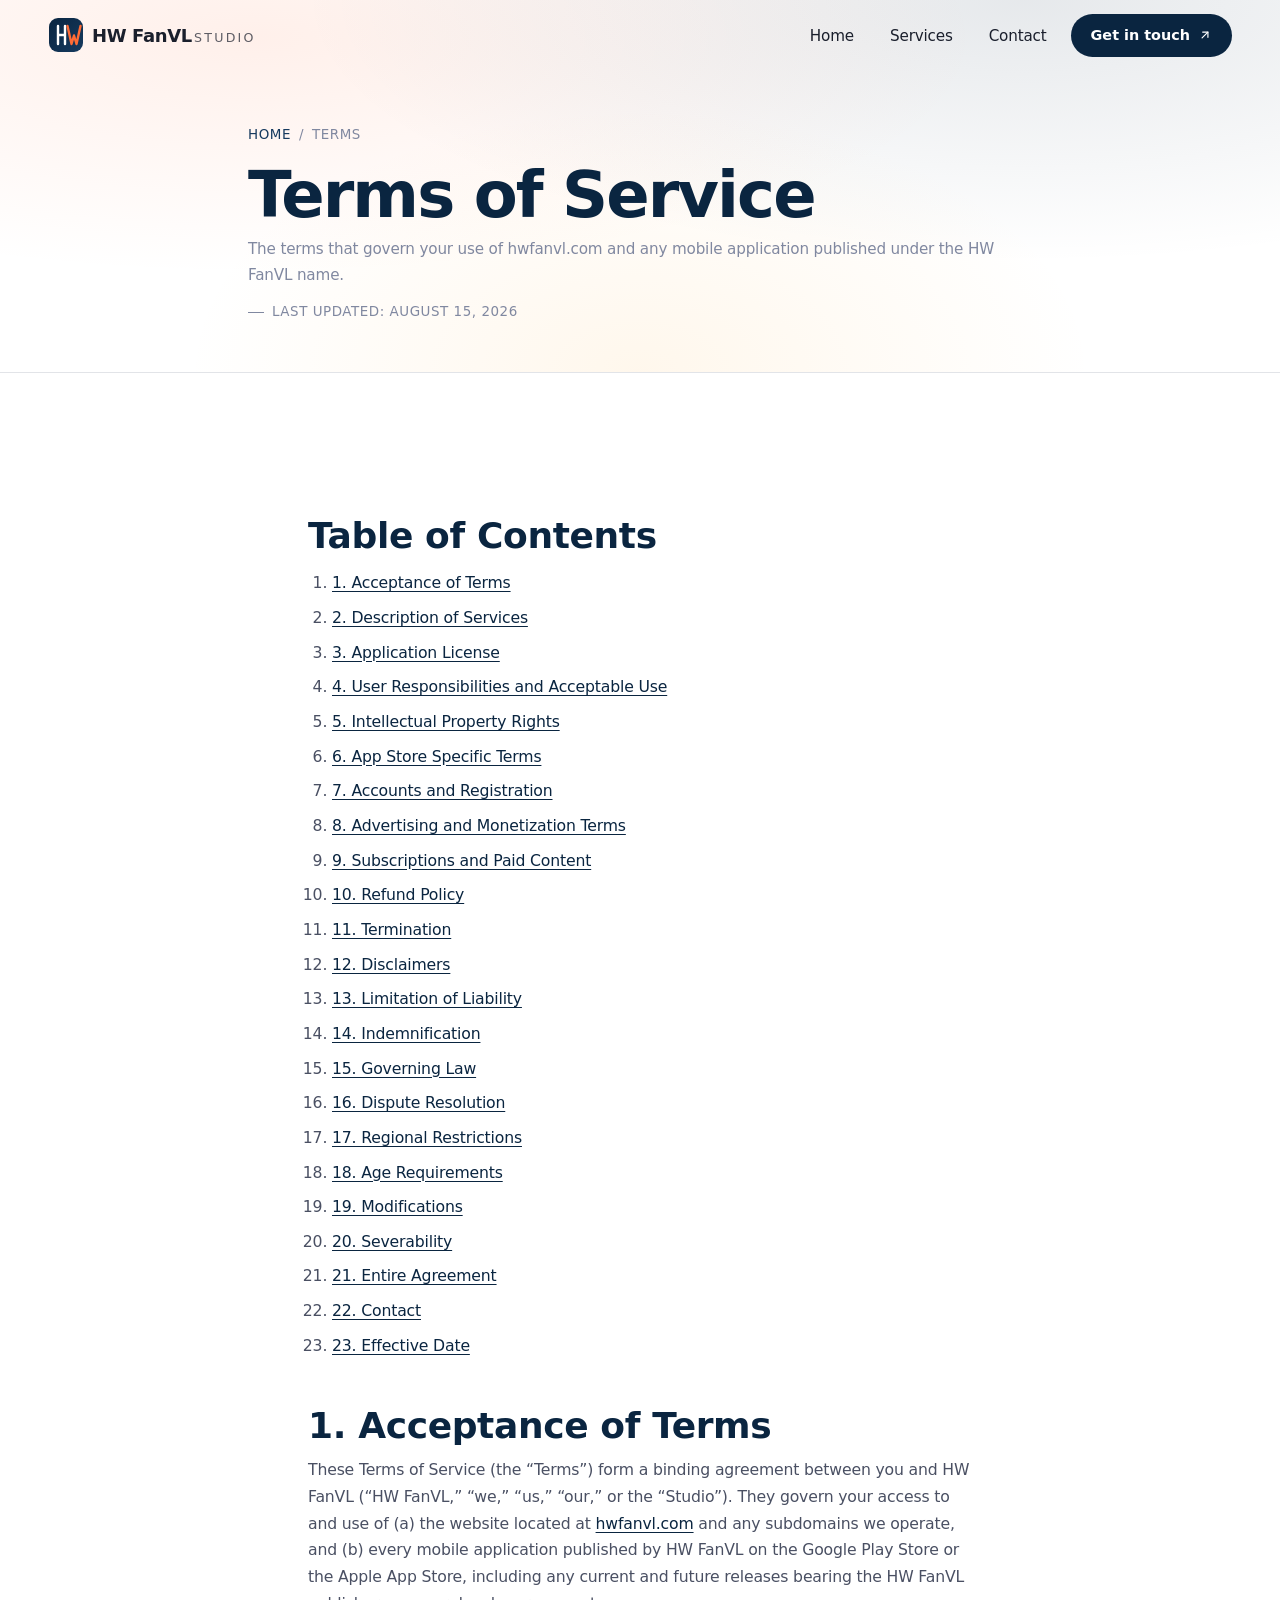
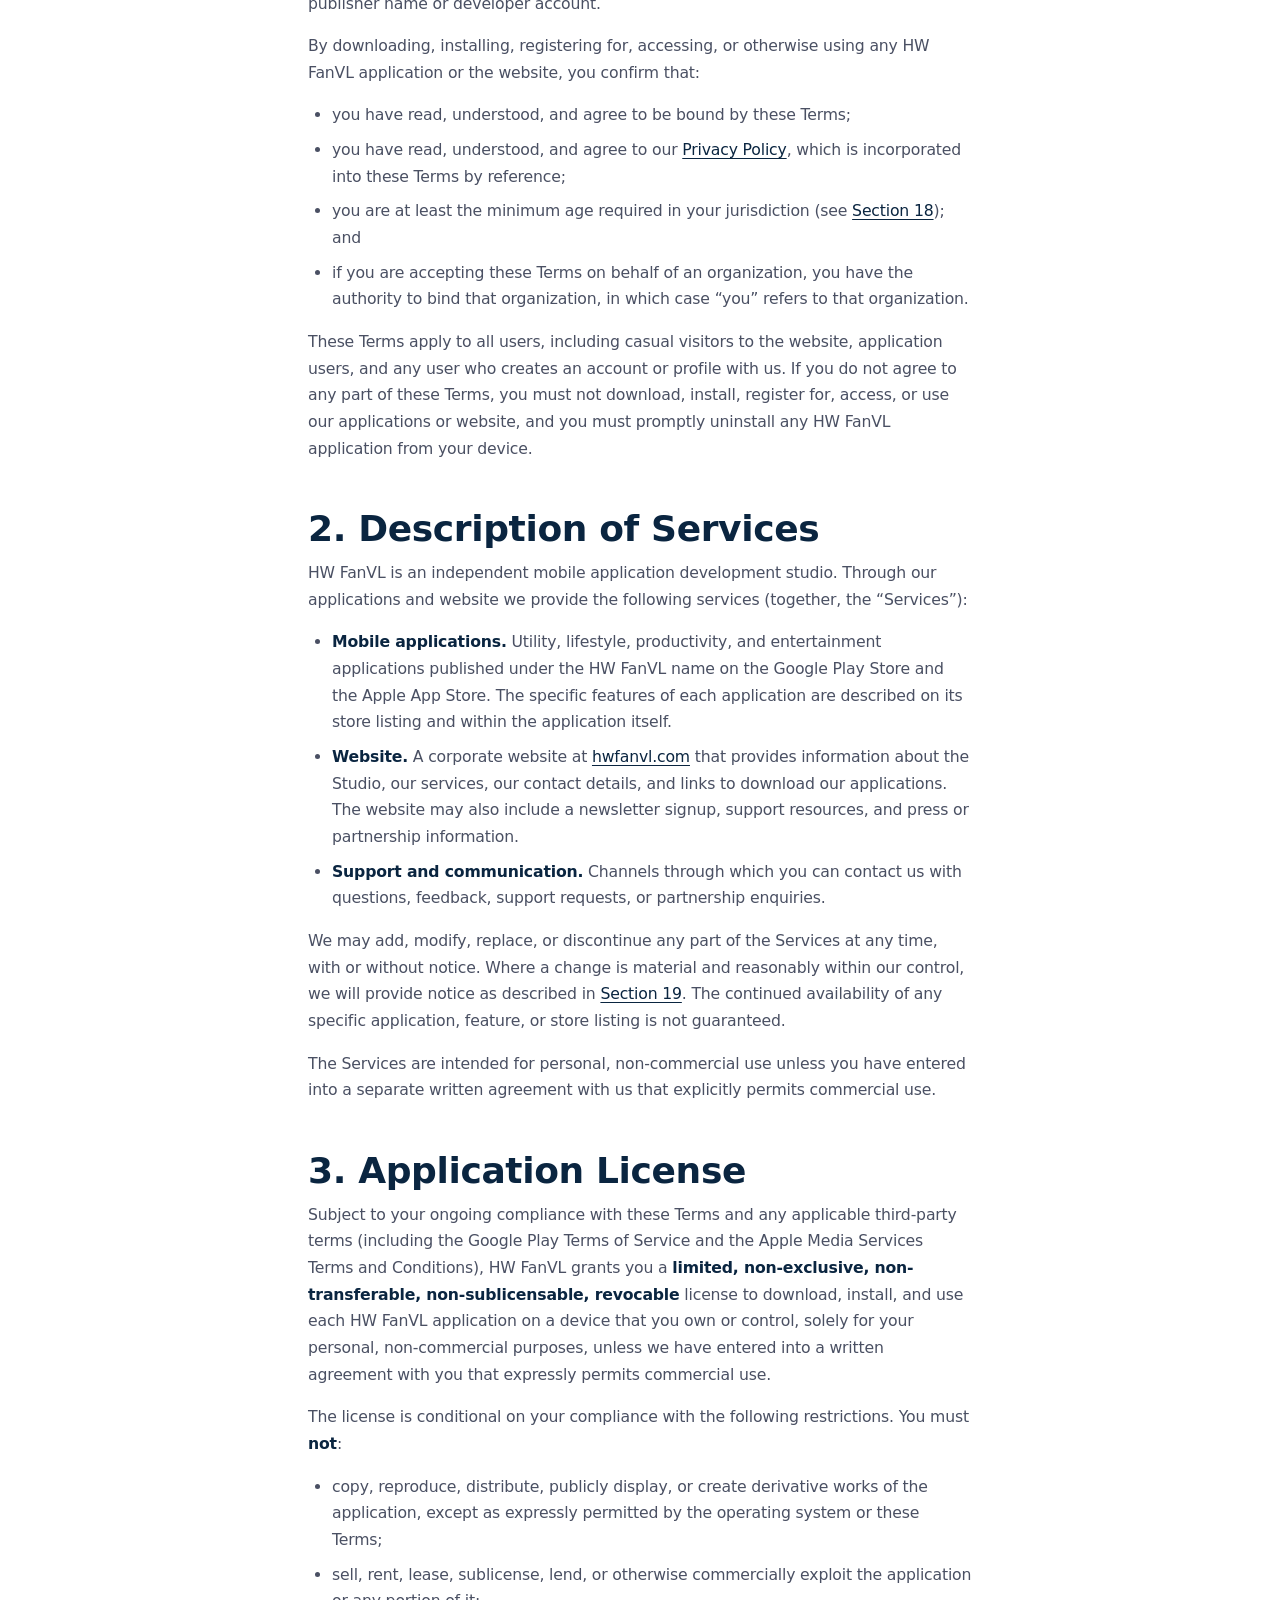
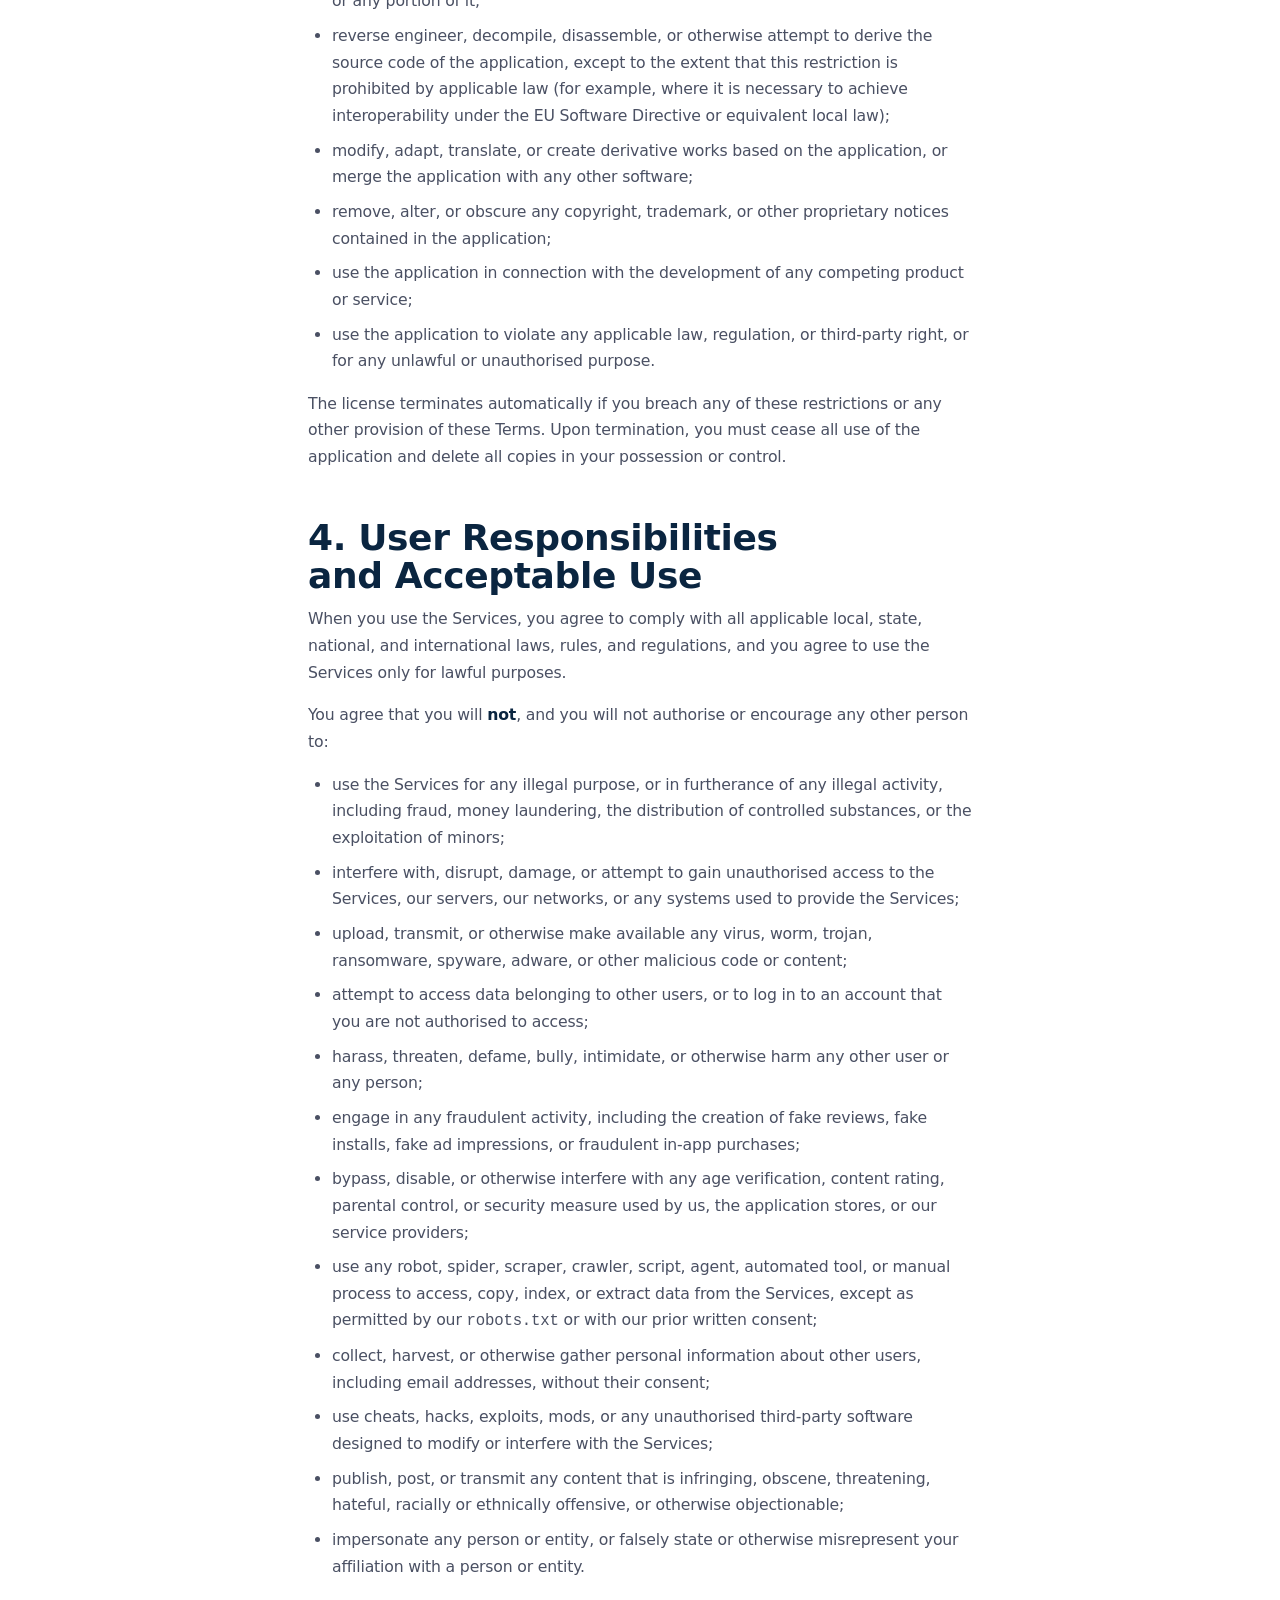
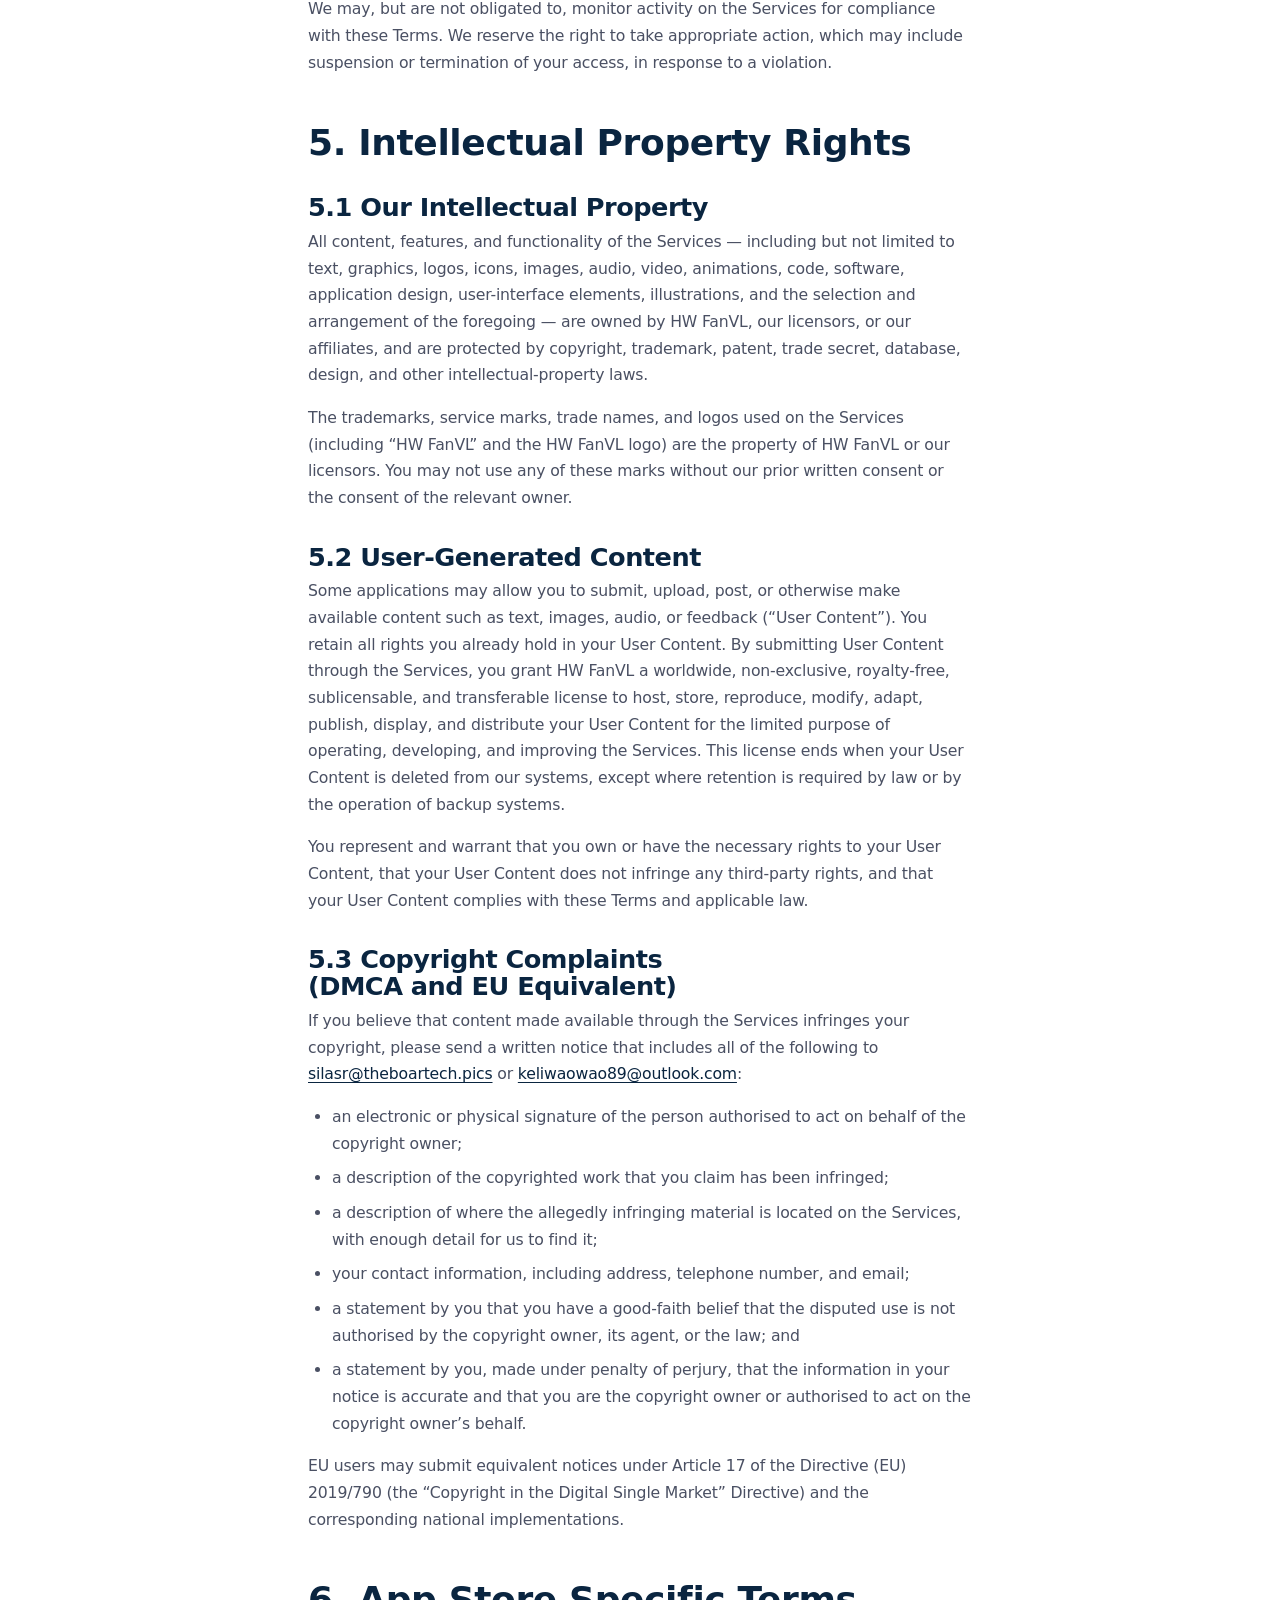
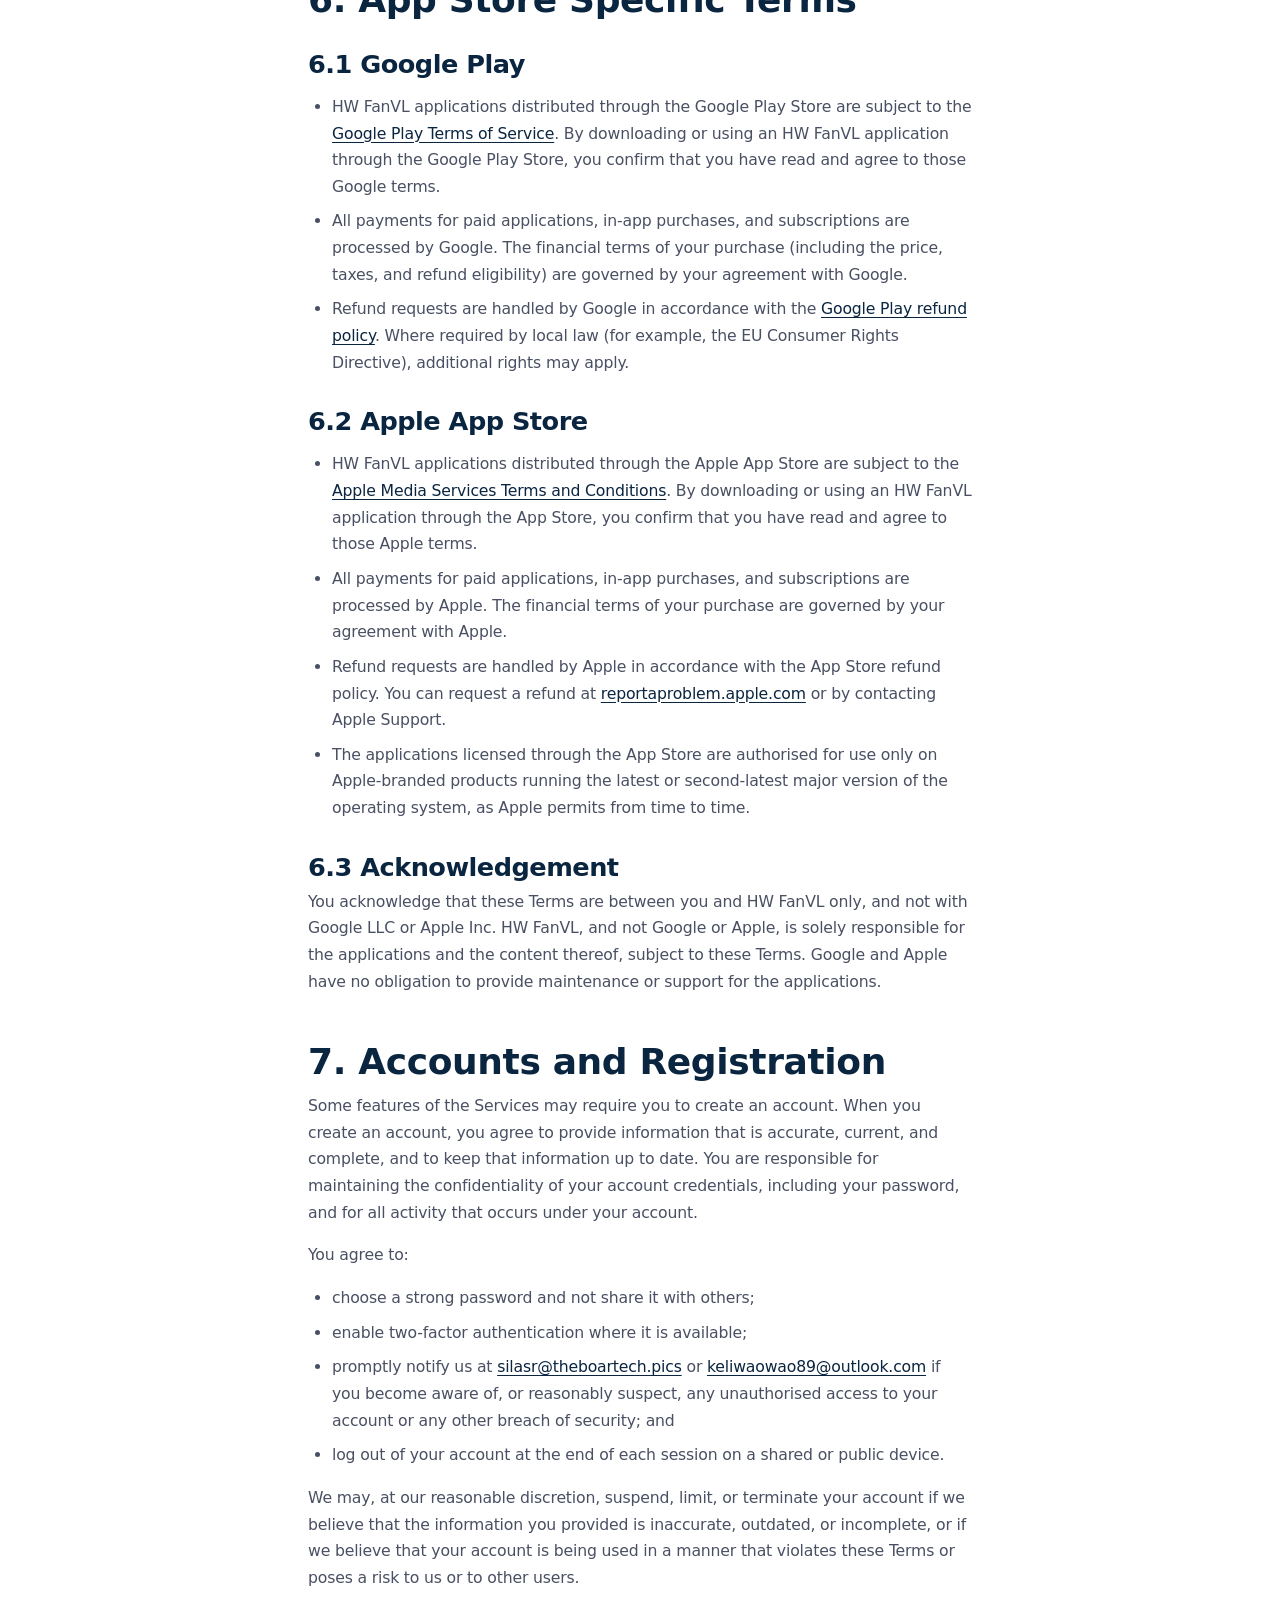
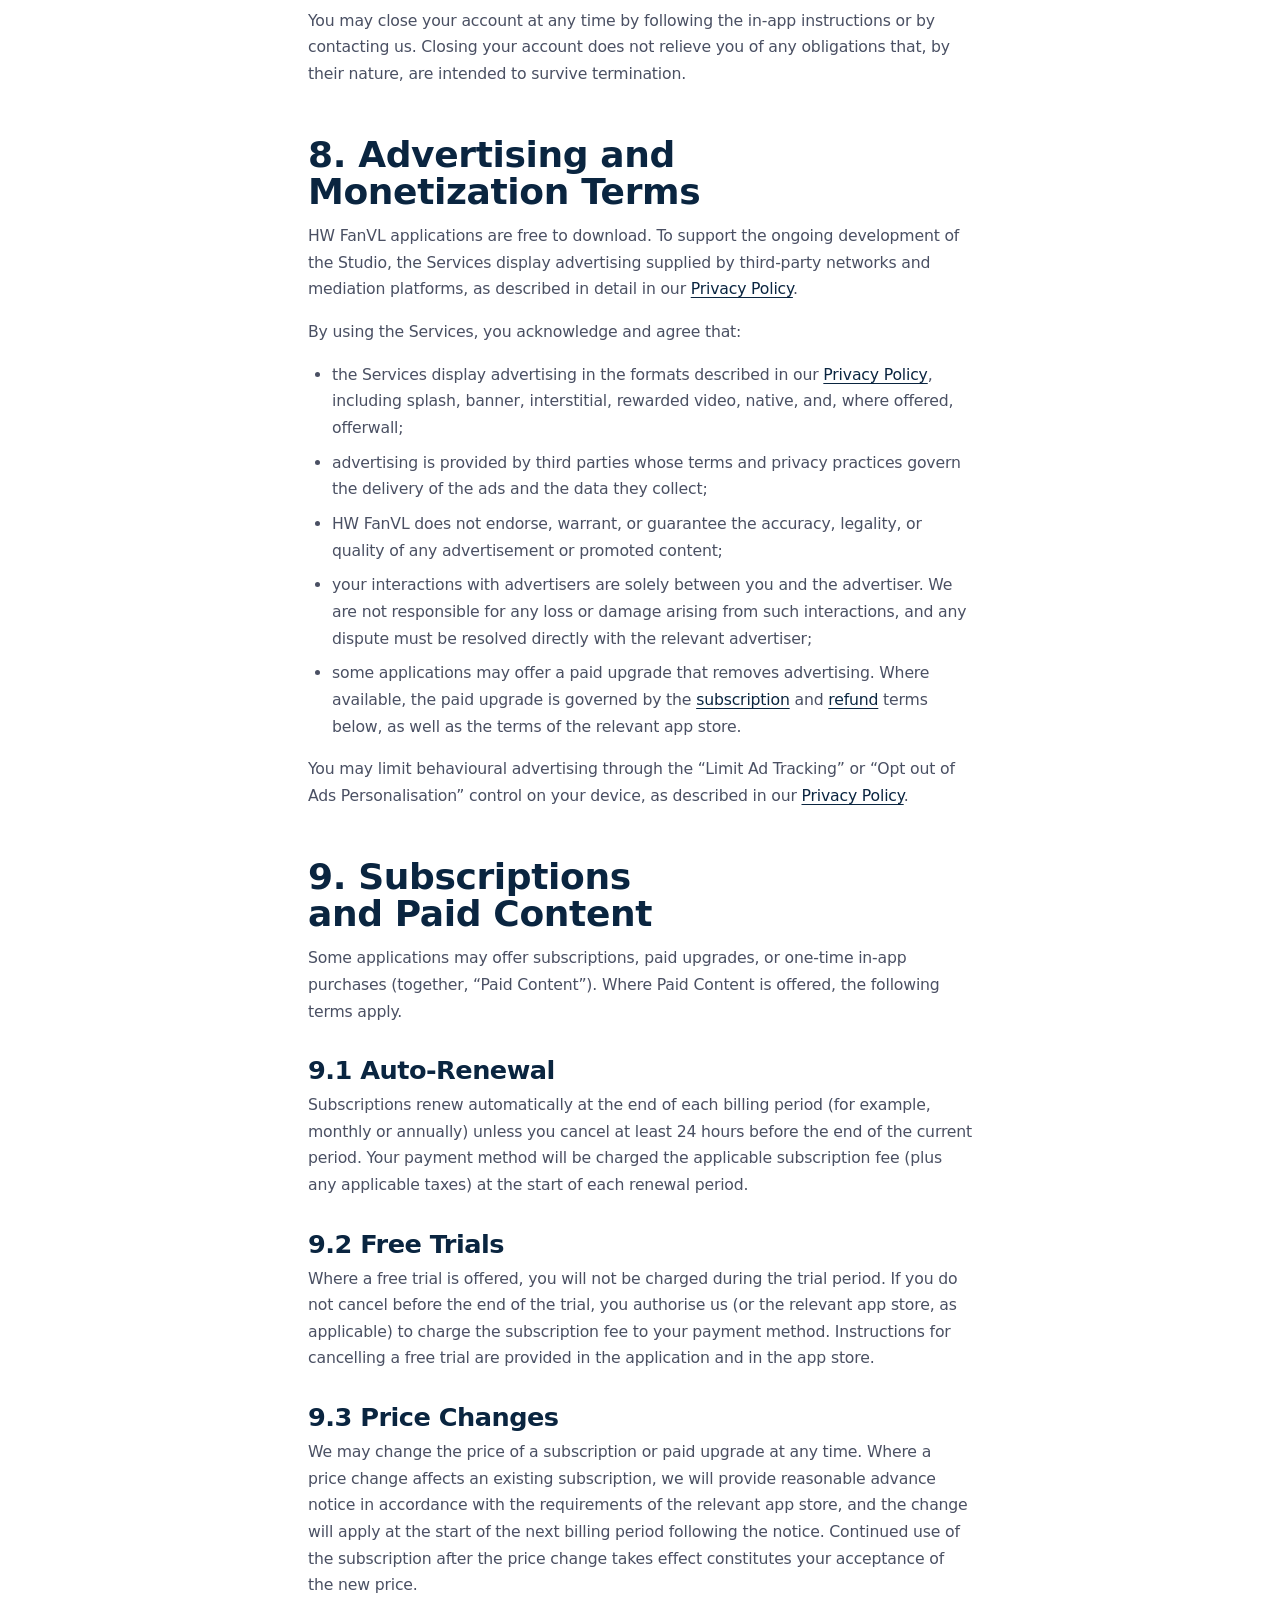
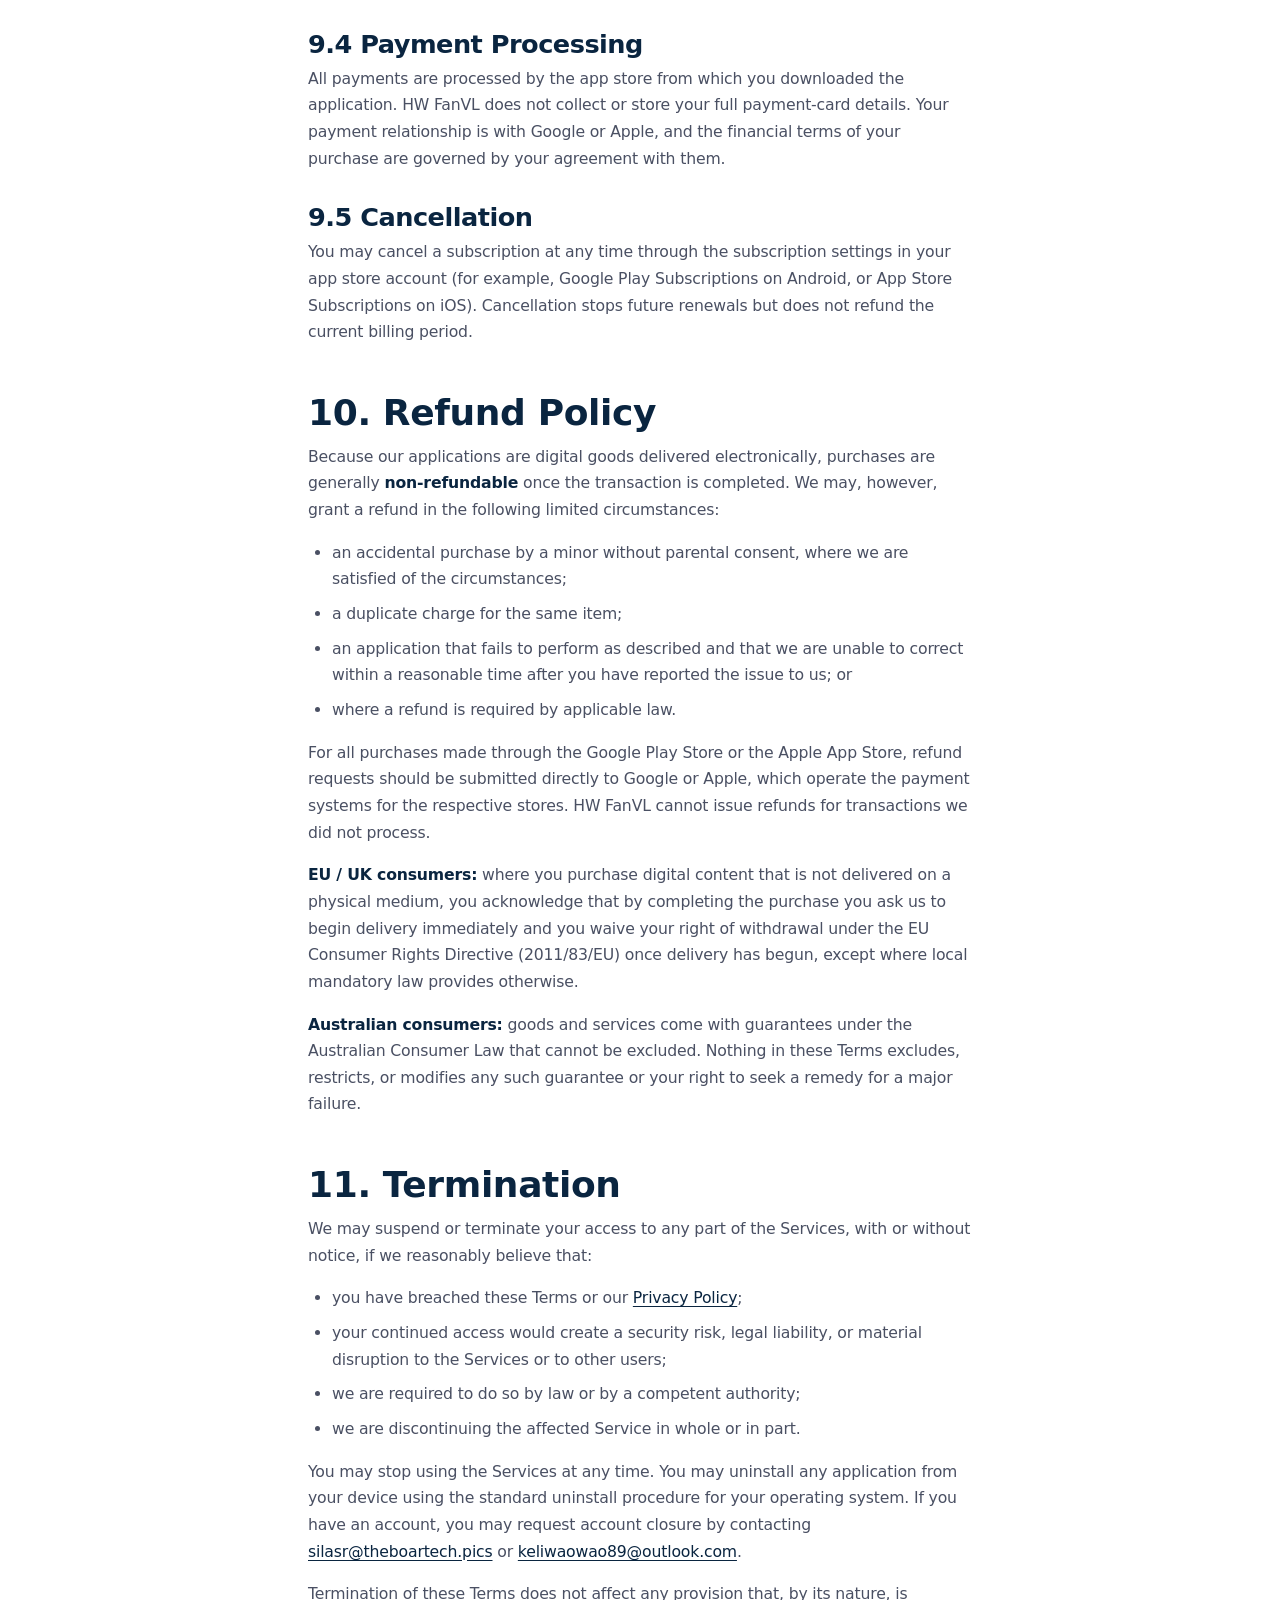
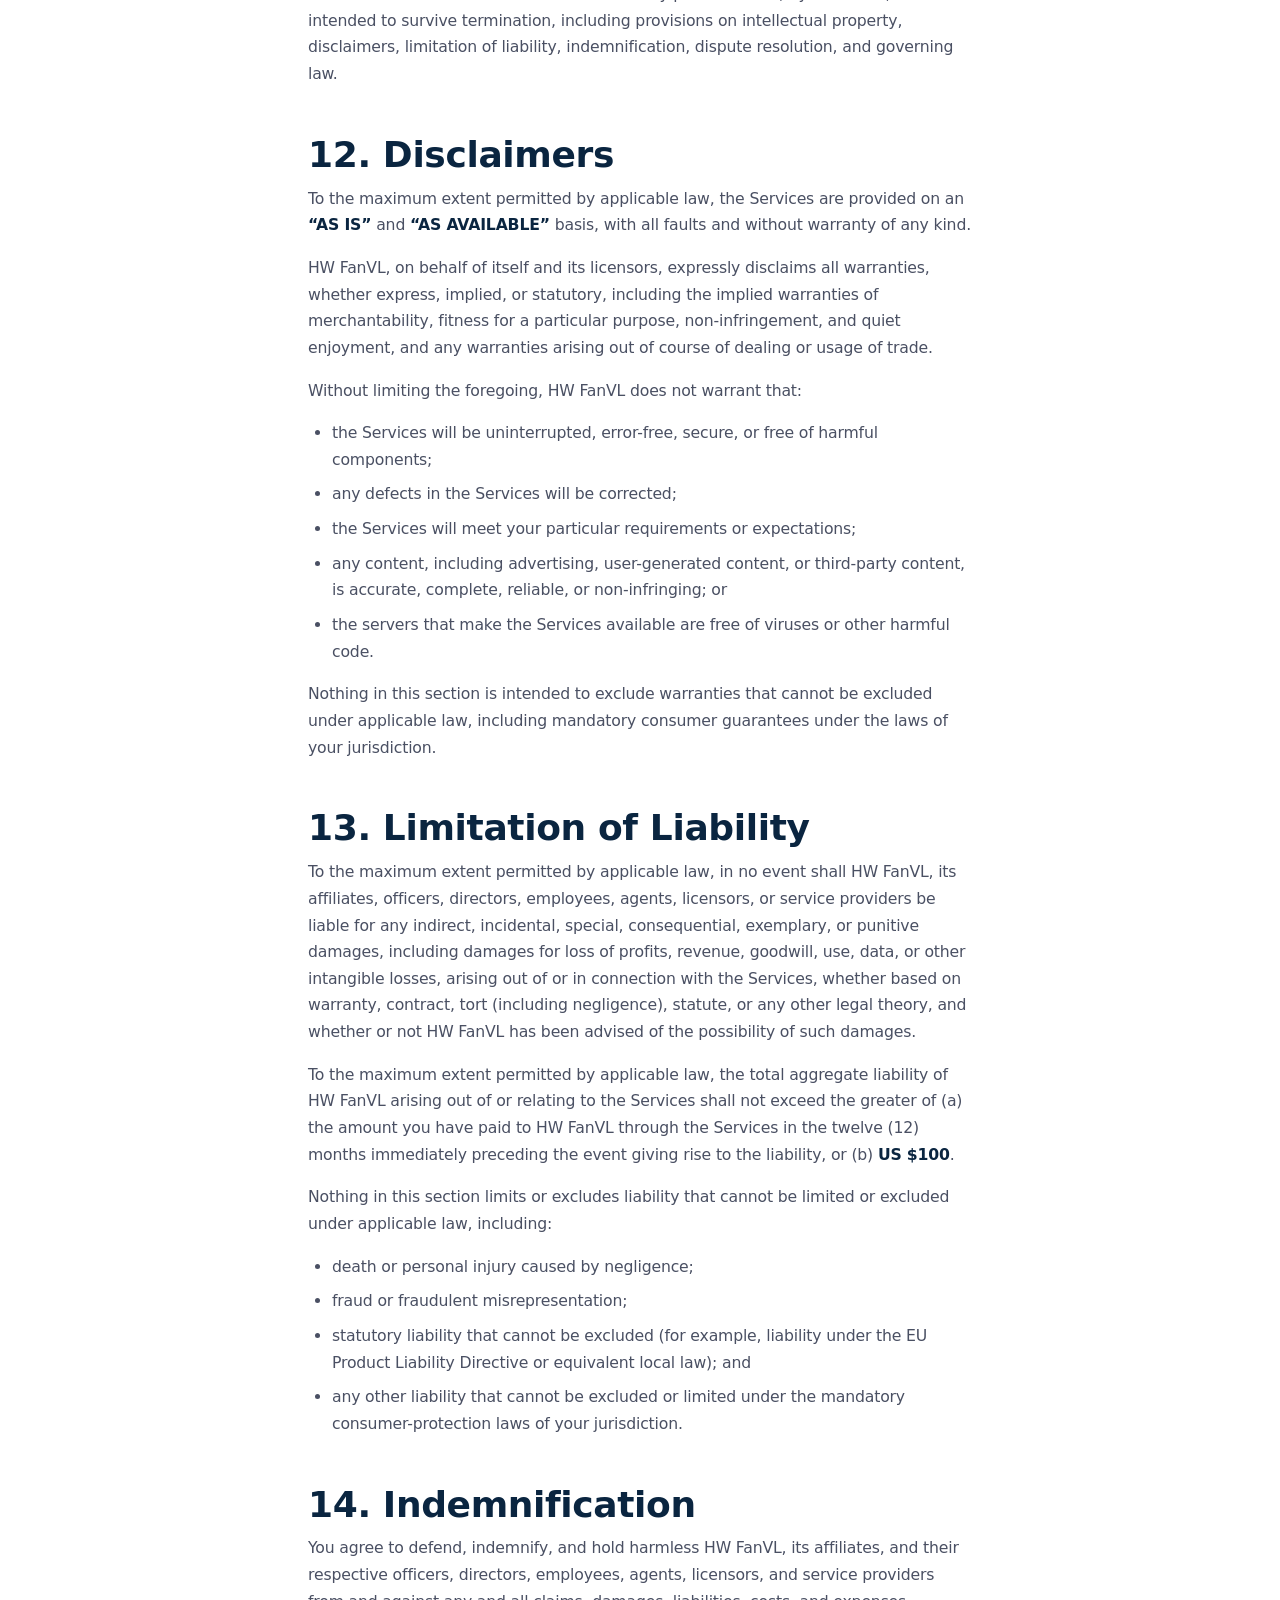
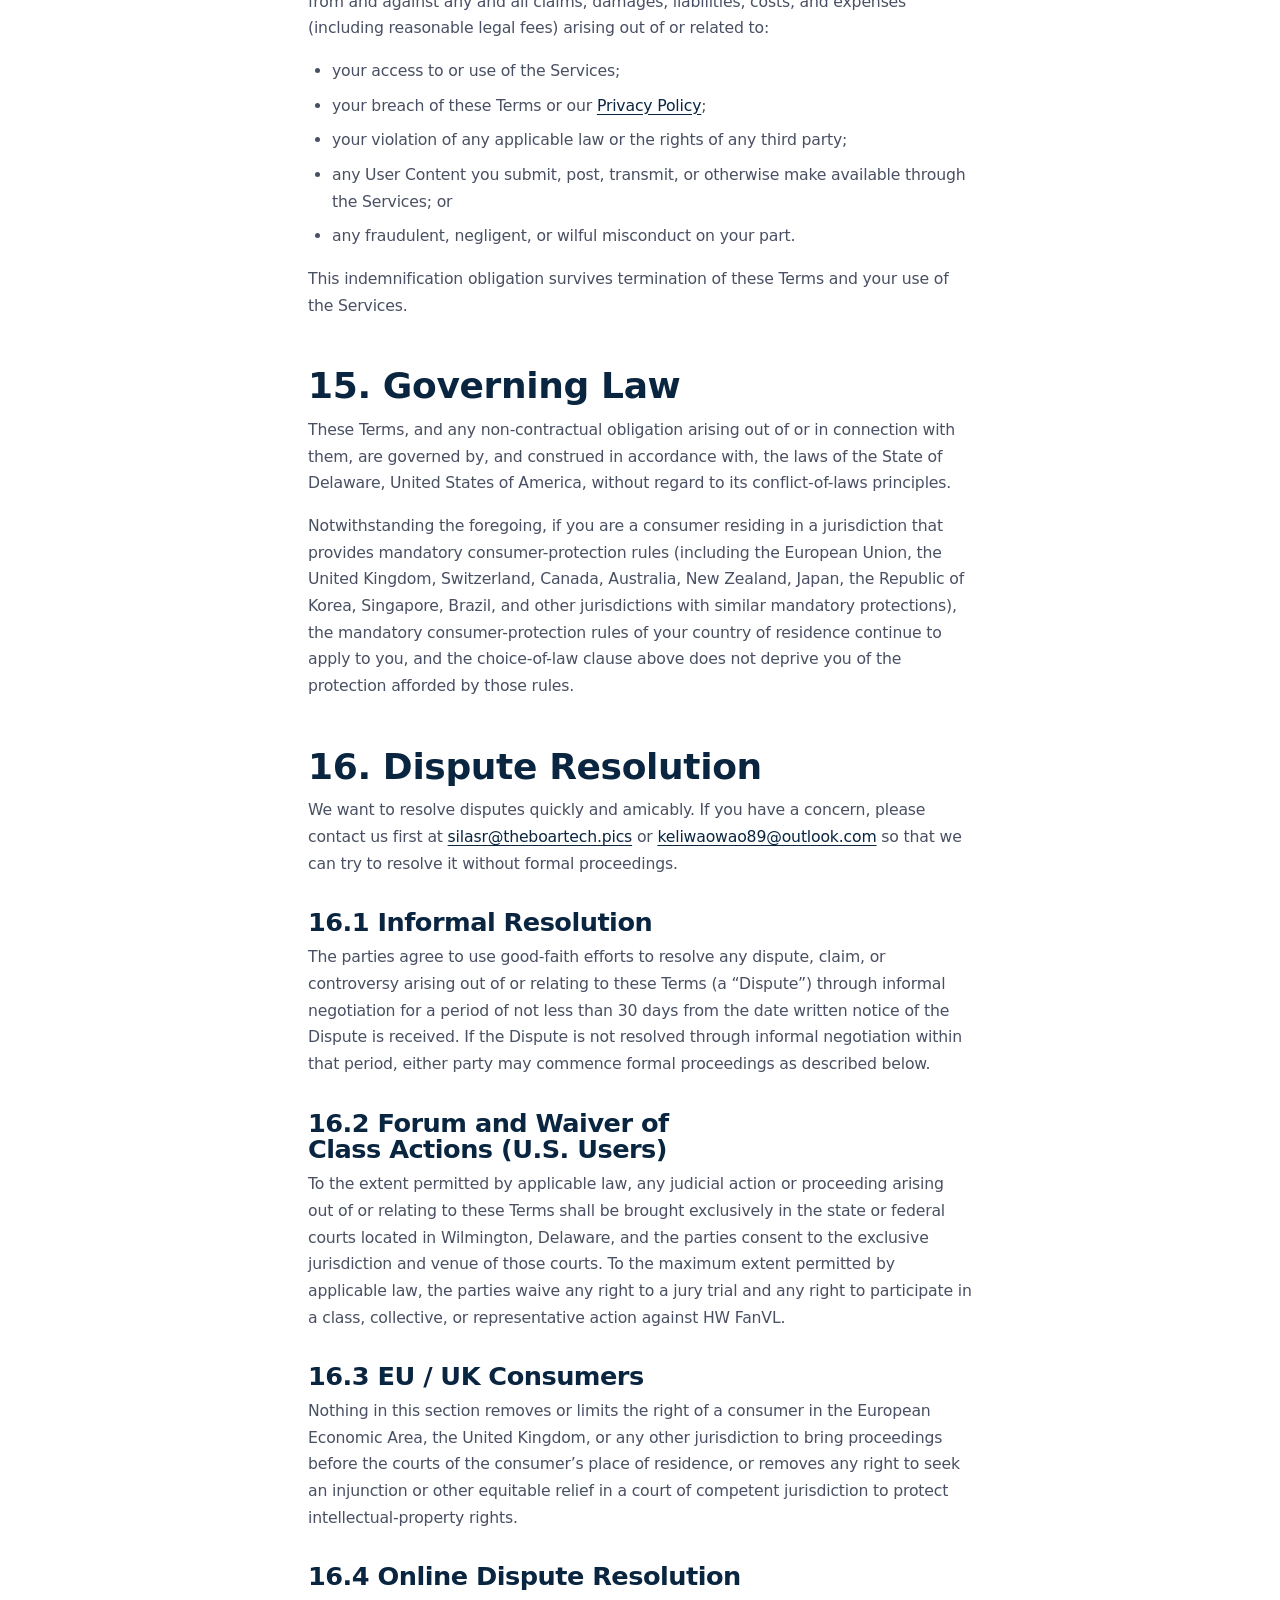
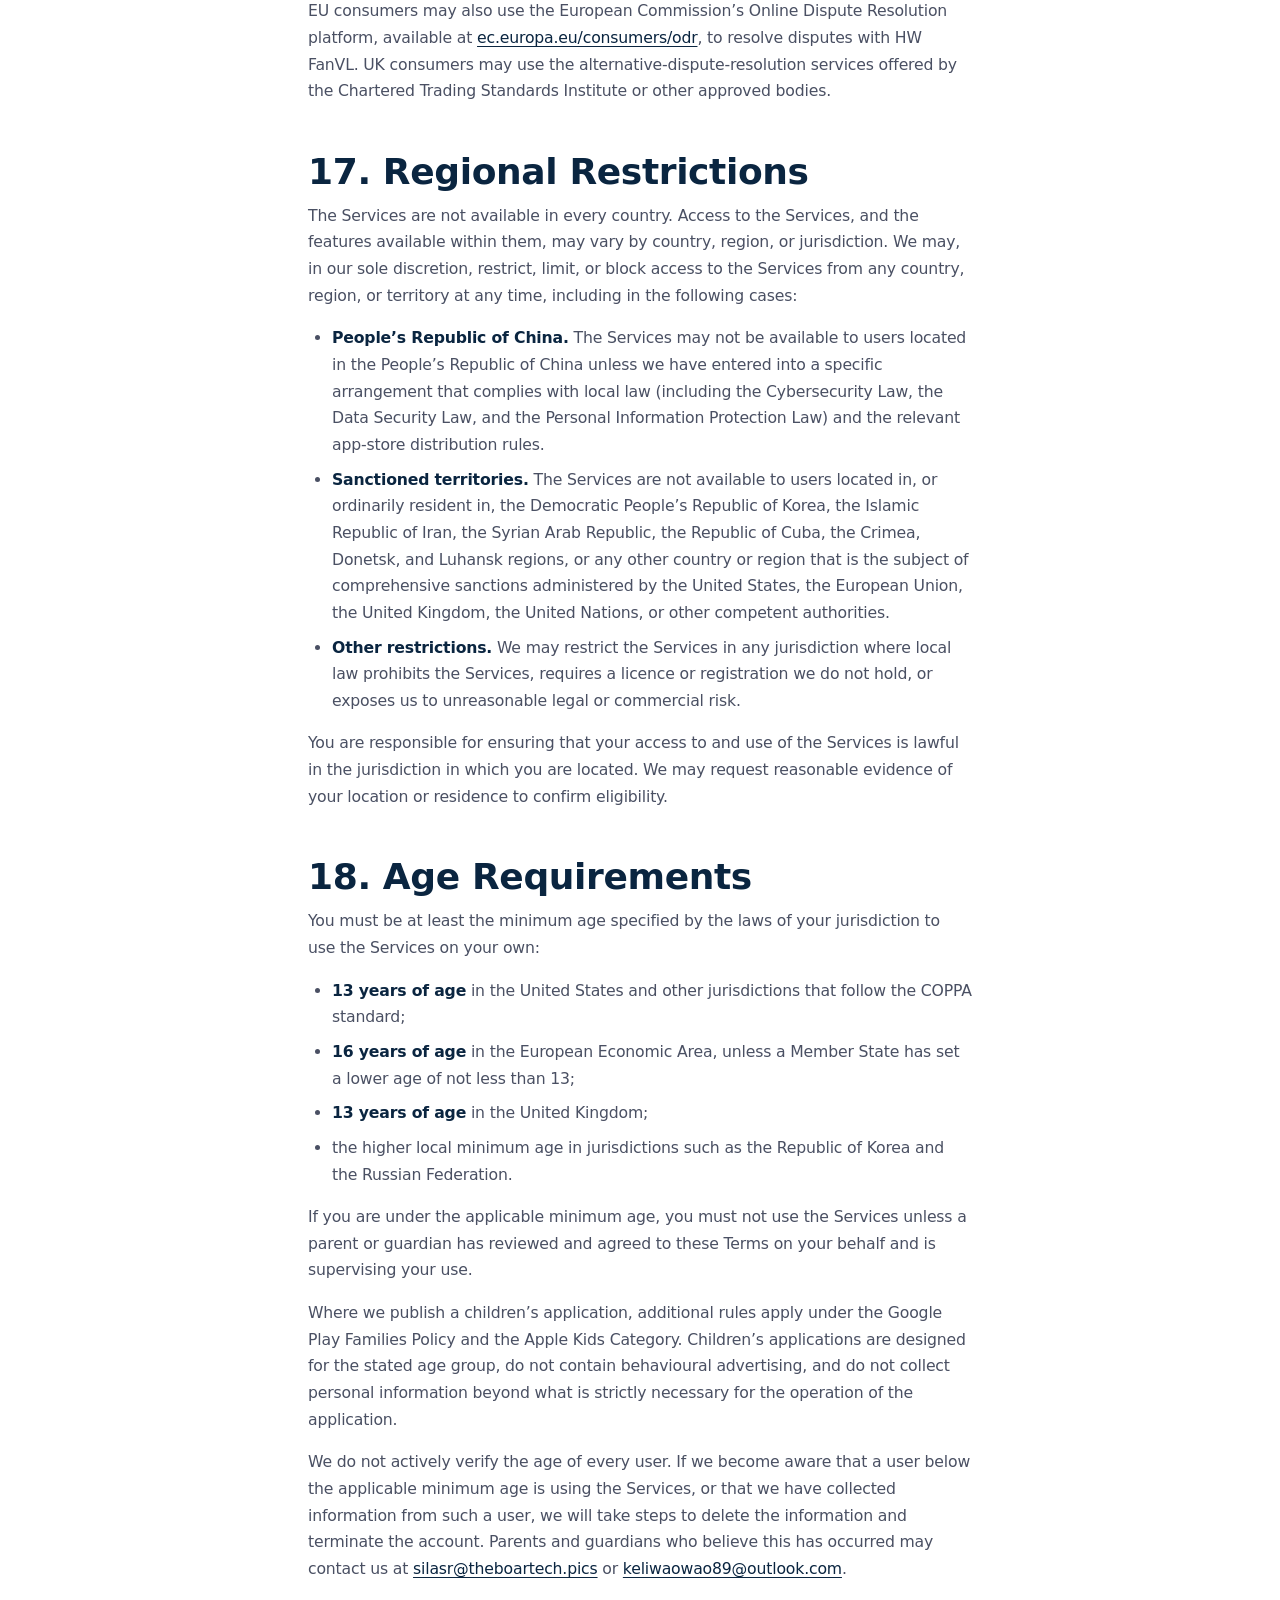
<file: terms.html>
<!DOCTYPE html>
<html lang="en">
<head>
  <meta charset="UTF-8">
  <meta name="viewport" content="width=device-width, initial-scale=1.0, viewport-fit=cover">
  <meta name="theme-color" content="#0A2540">
  <meta name="color-scheme" content="light">

  <title>Terms of Service — HW FanVL</title>
  <meta name="description" content="Terms of service for hwfanvl.com and the mobile applications published by HW FanVL.">
  <meta name="keywords" content="HW FanVL terms, terms of service, mobile app terms, EULA, website terms">
  <meta name="author" content="HW FanVL">
  <meta name="robots" content="index, follow">
  <meta name="googlebot" content="index, follow">
  <link rel="canonical" href="https://hwfanvl.com/terms.html">

  <!-- Open Graph -->
  <meta property="og:type" content="article">
  <meta property="og:site_name" content="HW FanVL">
  <meta property="og:title" content="Terms of Service — HW FanVL">
  <meta property="og:description" content="Terms of service for hwfanvl.com and the mobile applications published by HW FanVL.">
  <meta property="og:url" content="https://hwfanvl.com/terms.html">
  <meta property="og:image" content="https://hwfanvl.com/images/og-image.svg">
  <meta property="og:image:width" content="1200">
  <meta property="og:image:height" content="630">
  <meta property="og:locale" content="en_US">
  <meta property="article:modified_time" content="2026-08-15T00:00:00Z">

  <!-- Twitter Card -->
  <meta name="twitter:card" content="summary_large_image">
  <meta name="twitter:title" content="Terms of Service — HW FanVL">
  <meta name="twitter:description" content="Terms of service for hwfanvl.com and the mobile applications published by HW FanVL.">
  <meta name="twitter:image" content="https://hwfanvl.com/images/og-image.svg">

  <!-- JSON-LD: WebPage -->
  <script type="application/ld+json">
  {
    "@context": "https://schema.org",
    "@type": "WebPage",
    "name": "Terms of Service — HW FanVL",
    "url": "https://hwfanvl.com/terms.html",
    "inLanguage": "en-US",
    "dateModified": "2026-08-15",
    "publisher": {
      "@type": "Organization",
      "name": "HW FanVL",
      "url": "https://hwfanvl.com"
    }
  }
  </script>

  <!-- Favicon -->
  <link rel="icon" type="image/svg+xml" href="images/favicon.svg">
  <link rel="apple-touch-icon" href="images/favicon.svg">

  <!-- Styles -->
  <link rel="stylesheet" href="css/style.css">
  <link rel="stylesheet" href="css/animations.css">

  <!-- Scripts (deferred) -->
  <script defer src="js/main.js"></script>
  <script defer src="js/animations.js"></script>
</head>

<body>
  <div class="scroll-progress" data-scroll-progress aria-hidden="true"></div>
  <div class="cursor-halo" data-cursor-halo aria-hidden="true"></div>
  <div class="cursor-glow" data-cursor-glow aria-hidden="true"></div>

  <!-- ==================== NAV_START (identical across all pages) ==================== -->
  <header class="nav" data-nav>
    <div class="nav__inner">
      <a class="nav-logo" href="index.html" aria-label="HW FanVL home">
        <img class="logo-mark" src="images/logo.svg" alt="" width="36" height="36">
        <span class="logo-text">HW FanVL <span class="sub">studio</span></span>
      </a>

      <nav class="nav-menu" aria-label="Primary">
        <ul class="nav-list" role="list">
          <li><a class="nav-link" data-nav-link href="index.html">Home</a></li>
          <li><a class="nav-link" data-nav-link href="services.html">Services</a></li>
          <li><a class="nav-link" data-nav-link href="contact.html">Contact</a></li>
        </ul>

        <div class="nav-actions">
          <a class="nav-cta" data-magnetic href="contact.html">
            <span>Get in touch</span>
            <svg class="arrow" viewBox="0 0 24 24" fill="none" stroke="currentColor" stroke-width="2" stroke-linecap="round" stroke-linejoin="round" aria-hidden="true">
              <path d="M7 17 L17 7"/>
              <path d="M8 7 H17 V16"/>
            </svg>
          </a>
        </div>
      </nav>

      <button class="nav-toggle" data-nav-toggle aria-label="Toggle menu" aria-expanded="false" aria-controls="mobile-drawer">
        <span class="bar"></span>
        <span class="bar"></span>
        <span class="bar"></span>
      </button>
    </div>
    <div class="nav-progress" data-nav-progress aria-hidden="true"></div>
  </header>

  <div class="mobile-drawer" id="mobile-drawer" data-mobile-drawer aria-hidden="true">
    <ul class="nav-list" role="list">
      <li><a class="nav-link" data-nav-link href="index.html">Home</a></li>
      <li><a class="nav-link" data-nav-link href="services.html">Services</a></li>
      <li><a class="nav-link" data-nav-link href="contact.html">Contact</a></li>
    </ul>
    <div class="nav-actions">
      <a class="nav-cta" href="contact.html">
        <span>Get in touch</span>
        <svg class="arrow" viewBox="0 0 24 24" fill="none" stroke="currentColor" stroke-width="2" stroke-linecap="round" stroke-linejoin="round" aria-hidden="true">
          <path d="M7 17 L17 7"/>
          <path d="M8 7 H17 V16"/>
        </svg>
      </a>
    </div>
  </div>
  <!-- ==================== NAV_END ==================== -->

  <main id="main">

    <article class="legal-page">
      <header class="legal-hero">
        <div class="legal-hero__inner">
          <div class="page-hero__crumbs" style="margin-bottom: 1rem;">
            <a href="index.html">Home</a>
            <span class="sep">/</span>
            <span>Terms</span>
          </div>
          <h1>Terms of Service</h1>
          <p>The terms that govern your use of hwfanvl.com and any mobile application published under the HW FanVL name.</p>
          <p class="updated">Last updated: August 15, 2026</p>
        </div>
      </header>

      <!-- TERMS_CONTENT_START -->
      <!-- TODO: content (full terms of service body) -->
      <div class="legal-page__body">

        <nav class="legal-toc" aria-label="Table of contents">
          <h2>Table of Contents</h2>
          <ol>
            <li><a href="#section-1">1. Acceptance of Terms</a></li>
            <li><a href="#section-2">2. Description of Services</a></li>
            <li><a href="#section-3">3. Application License</a></li>
            <li><a href="#section-4">4. User Responsibilities and Acceptable Use</a></li>
            <li><a href="#section-5">5. Intellectual Property Rights</a></li>
            <li><a href="#section-6">6. App Store Specific Terms</a></li>
            <li><a href="#section-7">7. Accounts and Registration</a></li>
            <li><a href="#section-8">8. Advertising and Monetization Terms</a></li>
            <li><a href="#section-9">9. Subscriptions and Paid Content</a></li>
            <li><a href="#section-10">10. Refund Policy</a></li>
            <li><a href="#section-11">11. Termination</a></li>
            <li><a href="#section-12">12. Disclaimers</a></li>
            <li><a href="#section-13">13. Limitation of Liability</a></li>
            <li><a href="#section-14">14. Indemnification</a></li>
            <li><a href="#section-15">15. Governing Law</a></li>
            <li><a href="#section-16">16. Dispute Resolution</a></li>
            <li><a href="#section-17">17. Regional Restrictions</a></li>
            <li><a href="#section-18">18. Age Requirements</a></li>
            <li><a href="#section-19">19. Modifications</a></li>
            <li><a href="#section-20">20. Severability</a></li>
            <li><a href="#section-21">21. Entire Agreement</a></li>
            <li><a href="#section-22">22. Contact</a></li>
            <li><a href="#section-23">23. Effective Date</a></li>
          </ol>
        </nav>

        <section class="legal-section" id="section-1">
          <h2>1. Acceptance of Terms</h2>
          <p>These Terms of Service (the &ldquo;Terms&rdquo;) form a binding agreement between you and HW FanVL (&ldquo;HW FanVL,&rdquo; &ldquo;we,&rdquo; &ldquo;us,&rdquo; &ldquo;our,&rdquo; or the &ldquo;Studio&rdquo;). They govern your access to and use of (a) the website located at <a href="https://hwfanvl.com" target="_blank" rel="noopener noreferrer">hwfanvl.com</a> and any subdomains we operate, and (b) every mobile application published by HW FanVL on the Google Play Store or the Apple App Store, including any current and future releases bearing the HW FanVL publisher name or developer account.</p>
          <p>By downloading, installing, registering for, accessing, or otherwise using any HW FanVL application or the website, you confirm that:</p>
          <ul>
            <li>you have read, understood, and agree to be bound by these Terms;</li>
            <li>you have read, understood, and agree to our <a href="privacy.html">Privacy Policy</a>, which is incorporated into these Terms by reference;</li>
            <li>you are at least the minimum age required in your jurisdiction (see <a href="#section-18">Section 18</a>); and</li>
            <li>if you are accepting these Terms on behalf of an organization, you have the authority to bind that organization, in which case &ldquo;you&rdquo; refers to that organization.</li>
          </ul>
          <p>These Terms apply to all users, including casual visitors to the website, application users, and any user who creates an account or profile with us. If you do not agree to any part of these Terms, you must not download, install, register for, access, or use our applications or website, and you must promptly uninstall any HW FanVL application from your device.</p>
        </section>

        <section class="legal-section" id="section-2">
          <h2>2. Description of Services</h2>
          <p>HW FanVL is an independent mobile application development studio. Through our applications and website we provide the following services (together, the &ldquo;Services&rdquo;):</p>
          <ul>
            <li><strong>Mobile applications.</strong> Utility, lifestyle, productivity, and entertainment applications published under the HW FanVL name on the Google Play Store and the Apple App Store. The specific features of each application are described on its store listing and within the application itself.</li>
            <li><strong>Website.</strong> A corporate website at <a href="https://hwfanvl.com" target="_blank" rel="noopener noreferrer">hwfanvl.com</a> that provides information about the Studio, our services, our contact details, and links to download our applications. The website may also include a newsletter signup, support resources, and press or partnership information.</li>
            <li><strong>Support and communication.</strong> Channels through which you can contact us with questions, feedback, support requests, or partnership enquiries.</li>
          </ul>
          <p>We may add, modify, replace, or discontinue any part of the Services at any time, with or without notice. Where a change is material and reasonably within our control, we will provide notice as described in <a href="#section-19">Section 19</a>. The continued availability of any specific application, feature, or store listing is not guaranteed.</p>
          <p>The Services are intended for personal, non-commercial use unless you have entered into a separate written agreement with us that explicitly permits commercial use.</p>
        </section>

        <section class="legal-section" id="section-3">
          <h2>3. Application License</h2>
          <p>Subject to your ongoing compliance with these Terms and any applicable third-party terms (including the Google Play Terms of Service and the Apple Media Services Terms and Conditions), HW FanVL grants you a <strong>limited, non-exclusive, non-transferable, non-sublicensable, revocable</strong> license to download, install, and use each HW FanVL application on a device that you own or control, solely for your personal, non-commercial purposes, unless we have entered into a written agreement with you that expressly permits commercial use.</p>
          <p>The license is conditional on your compliance with the following restrictions. You must <strong>not</strong>:</p>
          <ul>
            <li>copy, reproduce, distribute, publicly display, or create derivative works of the application, except as expressly permitted by the operating system or these Terms;</li>
            <li>sell, rent, lease, sublicense, lend, or otherwise commercially exploit the application or any portion of it;</li>
            <li>reverse engineer, decompile, disassemble, or otherwise attempt to derive the source code of the application, except to the extent that this restriction is prohibited by applicable law (for example, where it is necessary to achieve interoperability under the EU Software Directive or equivalent local law);</li>
            <li>modify, adapt, translate, or create derivative works based on the application, or merge the application with any other software;</li>
            <li>remove, alter, or obscure any copyright, trademark, or other proprietary notices contained in the application;</li>
            <li>use the application in connection with the development of any competing product or service;</li>
            <li>use the application to violate any applicable law, regulation, or third-party right, or for any unlawful or unauthorised purpose.</li>
          </ul>
          <p>The license terminates automatically if you breach any of these restrictions or any other provision of these Terms. Upon termination, you must cease all use of the application and delete all copies in your possession or control.</p>
        </section>

        <section class="legal-section" id="section-4">
          <h2>4. User Responsibilities and Acceptable Use</h2>
          <p>When you use the Services, you agree to comply with all applicable local, state, national, and international laws, rules, and regulations, and you agree to use the Services only for lawful purposes.</p>
          <p>You agree that you will <strong>not</strong>, and you will not authorise or encourage any other person to:</p>
          <ul>
            <li>use the Services for any illegal purpose, or in furtherance of any illegal activity, including fraud, money laundering, the distribution of controlled substances, or the exploitation of minors;</li>
            <li>interfere with, disrupt, damage, or attempt to gain unauthorised access to the Services, our servers, our networks, or any systems used to provide the Services;</li>
            <li>upload, transmit, or otherwise make available any virus, worm, trojan, ransomware, spyware, adware, or other malicious code or content;</li>
            <li>attempt to access data belonging to other users, or to log in to an account that you are not authorised to access;</li>
            <li>harass, threaten, defame, bully, intimidate, or otherwise harm any other user or any person;</li>
            <li>engage in any fraudulent activity, including the creation of fake reviews, fake installs, fake ad impressions, or fraudulent in-app purchases;</li>
            <li>bypass, disable, or otherwise interfere with any age verification, content rating, parental control, or security measure used by us, the application stores, or our service providers;</li>
            <li>use any robot, spider, scraper, crawler, script, agent, automated tool, or manual process to access, copy, index, or extract data from the Services, except as permitted by our <code>robots.txt</code> or with our prior written consent;</li>
            <li>collect, harvest, or otherwise gather personal information about other users, including email addresses, without their consent;</li>
            <li>use cheats, hacks, exploits, mods, or any unauthorised third-party software designed to modify or interfere with the Services;</li>
            <li>publish, post, or transmit any content that is infringing, obscene, threatening, hateful, racially or ethnically offensive, or otherwise objectionable;</li>
            <li>impersonate any person or entity, or falsely state or otherwise misrepresent your affiliation with a person or entity.</li>
          </ul>
          <p>We may, but are not obligated to, monitor activity on the Services for compliance with these Terms. We reserve the right to take appropriate action, which may include suspension or termination of your access, in response to a violation.</p>
        </section>

        <section class="legal-section" id="section-5">
          <h2>5. Intellectual Property Rights</h2>
          <h3>5.1 Our Intellectual Property</h3>
          <p>All content, features, and functionality of the Services &mdash; including but not limited to text, graphics, logos, icons, images, audio, video, animations, code, software, application design, user-interface elements, illustrations, and the selection and arrangement of the foregoing &mdash; are owned by HW FanVL, our licensors, or our affiliates, and are protected by copyright, trademark, patent, trade secret, database, design, and other intellectual-property laws.</p>
          <p>The trademarks, service marks, trade names, and logos used on the Services (including &ldquo;HW FanVL&rdquo; and the HW FanVL logo) are the property of HW FanVL or our licensors. You may not use any of these marks without our prior written consent or the consent of the relevant owner.</p>

          <h3>5.2 User-Generated Content</h3>
          <p>Some applications may allow you to submit, upload, post, or otherwise make available content such as text, images, audio, or feedback (&ldquo;User Content&rdquo;). You retain all rights you already hold in your User Content. By submitting User Content through the Services, you grant HW FanVL a worldwide, non-exclusive, royalty-free, sublicensable, and transferable license to host, store, reproduce, modify, adapt, publish, display, and distribute your User Content for the limited purpose of operating, developing, and improving the Services. This license ends when your User Content is deleted from our systems, except where retention is required by law or by the operation of backup systems.</p>
          <p>You represent and warrant that you own or have the necessary rights to your User Content, that your User Content does not infringe any third-party rights, and that your User Content complies with these Terms and applicable law.</p>

          <h3>5.3 Copyright Complaints (DMCA and EU Equivalent)</h3>
          <p>If you believe that content made available through the Services infringes your copyright, please send a written notice that includes all of the following to <a href="mailto:silasr@theboartech.pics">silasr@theboartech.pics</a> or <a href="keliwaowao89@outlook.com">keliwaowao89@outlook.com</a>:</p>
          <ul>
            <li>an electronic or physical signature of the person authorised to act on behalf of the copyright owner;</li>
            <li>a description of the copyrighted work that you claim has been infringed;</li>
            <li>a description of where the allegedly infringing material is located on the Services, with enough detail for us to find it;</li>
            <li>your contact information, including address, telephone number, and email;</li>
            <li>a statement by you that you have a good-faith belief that the disputed use is not authorised by the copyright owner, its agent, or the law; and</li>
            <li>a statement by you, made under penalty of perjury, that the information in your notice is accurate and that you are the copyright owner or authorised to act on the copyright owner&rsquo;s behalf.</li>
          </ul>
          <p>EU users may submit equivalent notices under Article 17 of the Directive (EU) 2019/790 (the &ldquo;Copyright in the Digital Single Market&rdquo; Directive) and the corresponding national implementations.</p>
        </section>

        <section class="legal-section" id="section-6">
          <h2>6. App Store Specific Terms</h2>
          <h3>6.1 Google Play</h3>
          <ul>
            <li>HW FanVL applications distributed through the Google Play Store are subject to the <a href="https://play.google.com/about/play-terms/" target="_blank" rel="noopener noreferrer">Google Play Terms of Service</a>. By downloading or using an HW FanVL application through the Google Play Store, you confirm that you have read and agree to those Google terms.</li>
            <li>All payments for paid applications, in-app purchases, and subscriptions are processed by Google. The financial terms of your purchase (including the price, taxes, and refund eligibility) are governed by your agreement with Google.</li>
            <li>Refund requests are handled by Google in accordance with the <a href="https://support.google.com/googleplay/answer/134009" target="_blank" rel="noopener noreferrer">Google Play refund policy</a>. Where required by local law (for example, the EU Consumer Rights Directive), additional rights may apply.</li>
          </ul>

          <h3>6.2 Apple App Store</h3>
          <ul>
            <li>HW FanVL applications distributed through the Apple App Store are subject to the <a href="https://www.apple.com/legal/internet-services/itunes/" target="_blank" rel="noopener noreferrer">Apple Media Services Terms and Conditions</a>. By downloading or using an HW FanVL application through the App Store, you confirm that you have read and agree to those Apple terms.</li>
            <li>All payments for paid applications, in-app purchases, and subscriptions are processed by Apple. The financial terms of your purchase are governed by your agreement with Apple.</li>
            <li>Refund requests are handled by Apple in accordance with the App Store refund policy. You can request a refund at <a href="https://reportaproblem.apple.com/" target="_blank" rel="noopener noreferrer">reportaproblem.apple.com</a> or by contacting Apple Support.</li>
            <li>The applications licensed through the App Store are authorised for use only on Apple-branded products running the latest or second-latest major version of the operating system, as Apple permits from time to time.</li>
          </ul>

          <h3>6.3 Acknowledgement</h3>
          <p>You acknowledge that these Terms are between you and HW FanVL only, and not with Google LLC or Apple Inc. HW FanVL, and not Google or Apple, is solely responsible for the applications and the content thereof, subject to these Terms. Google and Apple have no obligation to provide maintenance or support for the applications.</p>
        </section>

        <section class="legal-section" id="section-7">
          <h2>7. Accounts and Registration</h2>
          <p>Some features of the Services may require you to create an account. When you create an account, you agree to provide information that is accurate, current, and complete, and to keep that information up to date. You are responsible for maintaining the confidentiality of your account credentials, including your password, and for all activity that occurs under your account.</p>
          <p>You agree to:</p>
          <ul>
            <li>choose a strong password and not share it with others;</li>
            <li>enable two-factor authentication where it is available;</li>
            <li>promptly notify us at <a href="mailto:silasr@theboartech.pics">silasr@theboartech.pics</a> or <a href="keliwaowao89@outlook.com">keliwaowao89@outlook.com</a> if you become aware of, or reasonably suspect, any unauthorised access to your account or any other breach of security; and</li>
            <li>log out of your account at the end of each session on a shared or public device.</li>
          </ul>
          <p>We may, at our reasonable discretion, suspend, limit, or terminate your account if we believe that the information you provided is inaccurate, outdated, or incomplete, or if we believe that your account is being used in a manner that violates these Terms or poses a risk to us or to other users.</p>
          <p>You may close your account at any time by following the in-app instructions or by contacting us. Closing your account does not relieve you of any obligations that, by their nature, are intended to survive termination.</p>
        </section>

        <section class="legal-section" id="section-8">
          <h2>8. Advertising and Monetization Terms</h2>
          <p>HW FanVL applications are free to download. To support the ongoing development of the Studio, the Services display advertising supplied by third-party networks and mediation platforms, as described in detail in our <a href="privacy.html">Privacy Policy</a>.</p>
          <p>By using the Services, you acknowledge and agree that:</p>
          <ul>
            <li>the Services display advertising in the formats described in our <a href="privacy.html">Privacy Policy</a>, including splash, banner, interstitial, rewarded video, native, and, where offered, offerwall;</li>
            <li>advertising is provided by third parties whose terms and privacy practices govern the delivery of the ads and the data they collect;</li>
            <li>HW FanVL does not endorse, warrant, or guarantee the accuracy, legality, or quality of any advertisement or promoted content;</li>
            <li>your interactions with advertisers are solely between you and the advertiser. We are not responsible for any loss or damage arising from such interactions, and any dispute must be resolved directly with the relevant advertiser;</li>
            <li>some applications may offer a paid upgrade that removes advertising. Where available, the paid upgrade is governed by the <a href="#section-9">subscription</a> and <a href="#section-10">refund</a> terms below, as well as the terms of the relevant app store.</li>
          </ul>
          <p>You may limit behavioural advertising through the &ldquo;Limit Ad Tracking&rdquo; or &ldquo;Opt out of Ads Personalisation&rdquo; control on your device, as described in our <a href="privacy.html">Privacy Policy</a>.</p>
        </section>

        <section class="legal-section" id="section-9">
          <h2>9. Subscriptions and Paid Content</h2>
          <p>Some applications may offer subscriptions, paid upgrades, or one-time in-app purchases (together, &ldquo;Paid Content&rdquo;). Where Paid Content is offered, the following terms apply.</p>

          <h3>9.1 Auto-Renewal</h3>
          <p>Subscriptions renew automatically at the end of each billing period (for example, monthly or annually) unless you cancel at least 24 hours before the end of the current period. Your payment method will be charged the applicable subscription fee (plus any applicable taxes) at the start of each renewal period.</p>

          <h3>9.2 Free Trials</h3>
          <p>Where a free trial is offered, you will not be charged during the trial period. If you do not cancel before the end of the trial, you authorise us (or the relevant app store, as applicable) to charge the subscription fee to your payment method. Instructions for cancelling a free trial are provided in the application and in the app store.</p>

          <h3>9.3 Price Changes</h3>
          <p>We may change the price of a subscription or paid upgrade at any time. Where a price change affects an existing subscription, we will provide reasonable advance notice in accordance with the requirements of the relevant app store, and the change will apply at the start of the next billing period following the notice. Continued use of the subscription after the price change takes effect constitutes your acceptance of the new price.</p>

          <h3>9.4 Payment Processing</h3>
          <p>All payments are processed by the app store from which you downloaded the application. HW FanVL does not collect or store your full payment-card details. Your payment relationship is with Google or Apple, and the financial terms of your purchase are governed by your agreement with them.</p>

          <h3>9.5 Cancellation</h3>
          <p>You may cancel a subscription at any time through the subscription settings in your app store account (for example, Google Play Subscriptions on Android, or App Store Subscriptions on iOS). Cancellation stops future renewals but does not refund the current billing period.</p>
        </section>

        <section class="legal-section" id="section-10">
          <h2>10. Refund Policy</h2>
          <p>Because our applications are digital goods delivered electronically, purchases are generally <strong>non-refundable</strong> once the transaction is completed. We may, however, grant a refund in the following limited circumstances:</p>
          <ul>
            <li>an accidental purchase by a minor without parental consent, where we are satisfied of the circumstances;</li>
            <li>a duplicate charge for the same item;</li>
            <li>an application that fails to perform as described and that we are unable to correct within a reasonable time after you have reported the issue to us; or</li>
            <li>where a refund is required by applicable law.</li>
          </ul>
          <p>For all purchases made through the Google Play Store or the Apple App Store, refund requests should be submitted directly to Google or Apple, which operate the payment systems for the respective stores. HW FanVL cannot issue refunds for transactions we did not process.</p>
          <p><strong>EU / UK consumers:</strong> where you purchase digital content that is not delivered on a physical medium, you acknowledge that by completing the purchase you ask us to begin delivery immediately and you waive your right of withdrawal under the EU Consumer Rights Directive (2011/83/EU) once delivery has begun, except where local mandatory law provides otherwise.</p>
          <p><strong>Australian consumers:</strong> goods and services come with guarantees under the Australian Consumer Law that cannot be excluded. Nothing in these Terms excludes, restricts, or modifies any such guarantee or your right to seek a remedy for a major failure.</p>
        </section>

        <section class="legal-section" id="section-11">
          <h2>11. Termination</h2>
          <p>We may suspend or terminate your access to any part of the Services, with or without notice, if we reasonably believe that:</p>
          <ul>
            <li>you have breached these Terms or our <a href="privacy.html">Privacy Policy</a>;</li>
            <li>your continued access would create a security risk, legal liability, or material disruption to the Services or to other users;</li>
            <li>we are required to do so by law or by a competent authority;</li>
            <li>we are discontinuing the affected Service in whole or in part.</li>
          </ul>
          <p>You may stop using the Services at any time. You may uninstall any application from your device using the standard uninstall procedure for your operating system. If you have an account, you may request account closure by contacting <a href="mailto:silasr@theboartech.pics">silasr@theboartech.pics</a> or <a href="keliwaowao89@outlook.com">keliwaowao89@outlook.com</a>.</p>
          <p>Termination of these Terms does not affect any provision that, by its nature, is intended to survive termination, including provisions on intellectual property, disclaimers, limitation of liability, indemnification, dispute resolution, and governing law.</p>
        </section>

        <section class="legal-section" id="section-12">
          <h2>12. Disclaimers</h2>
          <p>To the maximum extent permitted by applicable law, the Services are provided on an <strong>&ldquo;AS IS&rdquo;</strong> and <strong>&ldquo;AS AVAILABLE&rdquo;</strong> basis, with all faults and without warranty of any kind.</p>
          <p>HW FanVL, on behalf of itself and its licensors, expressly disclaims all warranties, whether express, implied, or statutory, including the implied warranties of merchantability, fitness for a particular purpose, non-infringement, and quiet enjoyment, and any warranties arising out of course of dealing or usage of trade.</p>
          <p>Without limiting the foregoing, HW FanVL does not warrant that:</p>
          <ul>
            <li>the Services will be uninterrupted, error-free, secure, or free of harmful components;</li>
            <li>any defects in the Services will be corrected;</li>
            <li>the Services will meet your particular requirements or expectations;</li>
            <li>any content, including advertising, user-generated content, or third-party content, is accurate, complete, reliable, or non-infringing; or</li>
            <li>the servers that make the Services available are free of viruses or other harmful code.</li>
          </ul>
          <p>Nothing in this section is intended to exclude warranties that cannot be excluded under applicable law, including mandatory consumer guarantees under the laws of your jurisdiction.</p>
        </section>

        <section class="legal-section" id="section-13">
          <h2>13. Limitation of Liability</h2>
          <p>To the maximum extent permitted by applicable law, in no event shall HW FanVL, its affiliates, officers, directors, employees, agents, licensors, or service providers be liable for any indirect, incidental, special, consequential, exemplary, or punitive damages, including damages for loss of profits, revenue, goodwill, use, data, or other intangible losses, arising out of or in connection with the Services, whether based on warranty, contract, tort (including negligence), statute, or any other legal theory, and whether or not HW FanVL has been advised of the possibility of such damages.</p>
          <p>To the maximum extent permitted by applicable law, the total aggregate liability of HW FanVL arising out of or relating to the Services shall not exceed the greater of (a) the amount you have paid to HW FanVL through the Services in the twelve (12) months immediately preceding the event giving rise to the liability, or (b) <strong>US $100</strong>.</p>
          <p>Nothing in this section limits or excludes liability that cannot be limited or excluded under applicable law, including:</p>
          <ul>
            <li>death or personal injury caused by negligence;</li>
            <li>fraud or fraudulent misrepresentation;</li>
            <li>statutory liability that cannot be excluded (for example, liability under the EU Product Liability Directive or equivalent local law); and</li>
            <li>any other liability that cannot be excluded or limited under the mandatory consumer-protection laws of your jurisdiction.</li>
          </ul>
        </section>

        <section class="legal-section" id="section-14">
          <h2>14. Indemnification</h2>
          <p>You agree to defend, indemnify, and hold harmless HW FanVL, its affiliates, and their respective officers, directors, employees, agents, licensors, and service providers from and against any and all claims, damages, liabilities, costs, and expenses (including reasonable legal fees) arising out of or related to:</p>
          <ul>
            <li>your access to or use of the Services;</li>
            <li>your breach of these Terms or our <a href="privacy.html">Privacy Policy</a>;</li>
            <li>your violation of any applicable law or the rights of any third party;</li>
            <li>any User Content you submit, post, transmit, or otherwise make available through the Services; or</li>
            <li>any fraudulent, negligent, or wilful misconduct on your part.</li>
          </ul>
          <p>This indemnification obligation survives termination of these Terms and your use of the Services.</p>
        </section>

        <section class="legal-section" id="section-15">
          <h2>15. Governing Law</h2>
          <p>These Terms, and any non-contractual obligation arising out of or in connection with them, are governed by, and construed in accordance with, the laws of the State of Delaware, United States of America, without regard to its conflict-of-laws principles.</p>
          <p>Notwithstanding the foregoing, if you are a consumer residing in a jurisdiction that provides mandatory consumer-protection rules (including the European Union, the United Kingdom, Switzerland, Canada, Australia, New Zealand, Japan, the Republic of Korea, Singapore, Brazil, and other jurisdictions with similar mandatory protections), the mandatory consumer-protection rules of your country of residence continue to apply to you, and the choice-of-law clause above does not deprive you of the protection afforded by those rules.</p>
        </section>

        <section class="legal-section" id="section-16">
          <h2>16. Dispute Resolution</h2>
          <p>We want to resolve disputes quickly and amicably. If you have a concern, please contact us first at <a href="mailto:silasr@theboartech.pics">silasr@theboartech.pics</a> or <a href="keliwaowao89@outlook.com">keliwaowao89@outlook.com</a> so that we can try to resolve it without formal proceedings.</p>

          <h3>16.1 Informal Resolution</h3>
          <p>The parties agree to use good-faith efforts to resolve any dispute, claim, or controversy arising out of or relating to these Terms (a &ldquo;Dispute&rdquo;) through informal negotiation for a period of not less than 30 days from the date written notice of the Dispute is received. If the Dispute is not resolved through informal negotiation within that period, either party may commence formal proceedings as described below.</p>

          <h3>16.2 Forum and Waiver of Class Actions (U.S. Users)</h3>
          <p>To the extent permitted by applicable law, any judicial action or proceeding arising out of or relating to these Terms shall be brought exclusively in the state or federal courts located in Wilmington, Delaware, and the parties consent to the exclusive jurisdiction and venue of those courts. To the maximum extent permitted by applicable law, the parties waive any right to a jury trial and any right to participate in a class, collective, or representative action against HW FanVL.</p>

          <h3>16.3 EU / UK Consumers</h3>
          <p>Nothing in this section removes or limits the right of a consumer in the European Economic Area, the United Kingdom, or any other jurisdiction to bring proceedings before the courts of the consumer&rsquo;s place of residence, or removes any right to seek an injunction or other equitable relief in a court of competent jurisdiction to protect intellectual-property rights.</p>

          <h3>16.4 Online Dispute Resolution</h3>
          <p>EU consumers may also use the European Commission&rsquo;s Online Dispute Resolution platform, available at <a href="https://ec.europa.eu/consumers/odr" target="_blank" rel="noopener noreferrer">ec.europa.eu/consumers/odr</a>, to resolve disputes with HW FanVL. UK consumers may use the alternative-dispute-resolution services offered by the Chartered Trading Standards Institute or other approved bodies.</p>
        </section>

        <section class="legal-section" id="section-17">
          <h2>17. Regional Restrictions</h2>
          <p>The Services are not available in every country. Access to the Services, and the features available within them, may vary by country, region, or jurisdiction. We may, in our sole discretion, restrict, limit, or block access to the Services from any country, region, or territory at any time, including in the following cases:</p>
          <ul>
            <li><strong>People&rsquo;s Republic of China.</strong> The Services may not be available to users located in the People&rsquo;s Republic of China unless we have entered into a specific arrangement that complies with local law (including the Cybersecurity Law, the Data Security Law, and the Personal Information Protection Law) and the relevant app-store distribution rules.</li>
            <li><strong>Sanctioned territories.</strong> The Services are not available to users located in, or ordinarily resident in, the Democratic People&rsquo;s Republic of Korea, the Islamic Republic of Iran, the Syrian Arab Republic, the Republic of Cuba, the Crimea, Donetsk, and Luhansk regions, or any other country or region that is the subject of comprehensive sanctions administered by the United States, the European Union, the United Kingdom, the United Nations, or other competent authorities.</li>
            <li><strong>Other restrictions.</strong> We may restrict the Services in any jurisdiction where local law prohibits the Services, requires a licence or registration we do not hold, or exposes us to unreasonable legal or commercial risk.</li>
          </ul>
          <p>You are responsible for ensuring that your access to and use of the Services is lawful in the jurisdiction in which you are located. We may request reasonable evidence of your location or residence to confirm eligibility.</p>
        </section>

        <section class="legal-section" id="section-18">
          <h2>18. Age Requirements</h2>
          <p>You must be at least the minimum age specified by the laws of your jurisdiction to use the Services on your own:</p>
          <ul>
            <li><strong>13 years of age</strong> in the United States and other jurisdictions that follow the COPPA standard;</li>
            <li><strong>16 years of age</strong> in the European Economic Area, unless a Member State has set a lower age of not less than 13;</li>
            <li><strong>13 years of age</strong> in the United Kingdom;</li>
            <li>the higher local minimum age in jurisdictions such as the Republic of Korea and the Russian Federation.</li>
          </ul>
          <p>If you are under the applicable minimum age, you must not use the Services unless a parent or guardian has reviewed and agreed to these Terms on your behalf and is supervising your use.</p>
          <p>Where we publish a children&rsquo;s application, additional rules apply under the Google Play Families Policy and the Apple Kids Category. Children&rsquo;s applications are designed for the stated age group, do not contain behavioural advertising, and do not collect personal information beyond what is strictly necessary for the operation of the application.</p>
          <p>We do not actively verify the age of every user. If we become aware that a user below the applicable minimum age is using the Services, or that we have collected information from such a user, we will take steps to delete the information and terminate the account. Parents and guardians who believe this has occurred may contact us at <a href="mailto:silasr@theboartech.pics">silasr@theboartech.pics</a> or <a href="keliwaowao89@outlook.com">keliwaowao89@outlook.com</a>.</p>
        </section>

        <section class="legal-section" id="section-19">
          <h2>19. Modifications</h2>
          <p>We may modify these Terms at any time. When we do, we will update the &ldquo;Last updated&rdquo; date at the top of these Terms. For material changes, we will provide additional notice through one or more of the following channels, where reasonably practicable:</p>
          <ul>
            <li>an in-app banner, modal, or update notice within each affected application;</li>
            <li>an email to the address you have provided to us, where we have one on file;</li>
            <li>a prominent notice on <a href="https://hwfanvl.com" target="_blank" rel="noopener noreferrer">hwfanvl.com</a>; or</li>
            <li>a release-notes entry on the relevant app-store listing.</li>
          </ul>
          <p>Your continued use of the Services after the effective date of the updated Terms constitutes your acceptance of the changes. If you do not agree with the updated Terms, you must stop using the Services and may contact us to close your account. The previous version of these Terms will continue to govern your use of the Services for the period before the changes took effect.</p>
        </section>

        <section class="legal-section" id="section-20">
          <h2>20. Severability</h2>
          <p>If any provision of these Terms is held by a court of competent jurisdiction to be invalid, illegal, or unenforceable, that provision shall be severed from these Terms, and the remaining provisions shall continue in full force and effect. The severed provision shall be replaced by a valid and enforceable provision that most closely reflects the original intent of the parties.</p>
        </section>

        <section class="legal-section" id="section-21">
          <h2>21. Entire Agreement</h2>
          <p>These Terms, together with our <a href="privacy.html">Privacy Policy</a> and any additional terms presented to you within a specific application (for example, end-user licence terms for a particular game or feature), constitute the entire agreement between you and HW FanVL with respect to the Services, and supersede all prior or contemporaneous communications, proposals, and agreements, whether oral or written, between you and HW FanVL relating to the Services.</p>
          <p>No waiver by HW FanVL of any term set out in these Terms shall be deemed a further or continuing waiver of such term or any other term, and any failure of HW FanVL to assert a right or provision under these Terms shall not constitute a waiver of such right or provision.</p>
        </section>

        <section class="legal-section" id="section-22">
          <h2>22. Contact</h2>
          <p>For questions, comments, support requests, or notices relating to these Terms or the Services, please contact us:</p>
          <p><strong>HW FanVL</strong></p>
          <p><strong>Email:</strong> <a href="mailto:silasr@theboartech.pics">silasr@theboartech.pics</a> or <a href="keliwaowao89@outlook.com">keliwaowao89@outlook.com</a></p>
          <p><strong>Website:</strong> <a href="https://hwfanvl.com" target="_blank" rel="noopener noreferrer">hwfanvl.com</a></p>
          <p><strong>Contact form:</strong> <a href="contact.html">contact.html</a></p>
          <p>We aim to acknowledge enquiries within 7 days and to respond substantively within a reasonable time, and in any event within <strong>30 days</strong> where the enquiry concerns a privacy right, a consumer right, or a request that requires us to take action.</p>
          <p>Notices to HW FanVL that are required to be in writing under these Terms (for example, a copyright complaint under <a href="#section-5">Section 5.3</a>) should be sent by email to <a href="mailto:silasr@theboartech.pics">silasr@theboartech.pics</a> or <a href="keliwaowao89@outlook.com">keliwaowao89@outlook.com</a>. A postal address is available on request.</p>
        </section>

        <section class="legal-section" id="section-23">
          <h2>23. Effective Date</h2>
          <p>These Terms are effective as of <strong>August 15, 2026</strong> and supersede all prior versions.</p>
          <p>These Terms are written in the English language. In the event of any conflict between the English version and any translation, the English version prevails.</p>
        </section>

      </div>
      <!-- TERMS_CONTENT_END -->
    </article>

  </main>

  <!-- ==================== FOOTER_START (identical across all pages) ==================== -->
  <footer class="footer" data-anim="up">
    <div class="container">
      <div class="footer__grid">
        <div class="footer__brand">
          <a class="nav-logo" href="index.html" aria-label="HW FanVL home">
            <img class="logo-mark" src="images/logo-white.svg" alt="" width="36" height="36">
            <span class="logo-text">HW FanVL <span class="sub">studio</span></span>
          </a>
          <p>
            <!-- TODO: content (brand description) -->
          </p>
          <div class="footer__social">
            <a href="#" aria-label="X (Twitter)"><img class="ic" src="images/icon-x.svg" alt=""></a>
            <a href="#" aria-label="LinkedIn"><img class="ic" src="images/icon-linkedin.svg" alt=""></a>
            <a href="#" aria-label="Instagram"><img class="ic" src="images/icon-instagram.svg" alt=""></a>
            <a href="#" aria-label="YouTube"><img class="ic" src="images/icon-youtube.svg" alt=""></a>
          </div>
        </div>

        <div class="footer__col">
          <h6>Studio</h6>
          <ul role="list">
            <li><a href="index.html">Home</a></li>
            <li><a href="services.html">Services</a></li>
            <li><a href="contact.html">Contact</a></li>
          </ul>
        </div>

        <div class="footer__col">
          <h6>Resources</h6>
          <ul role="list">
            <li><a href="privacy.html">Privacy policy</a></li>
            <li><a href="terms.html">Terms of service</a></li>
            <li><a href="contact.html">Press &amp; partnerships</a></li>
            <li><a href="app-ads.txt">app-ads.txt</a></li>
          </ul>
        </div>

        <div class="footer__col footer__newsletter">
          <h6>Stay in the loop</h6>
          <p>Quarterly notes on new releases, growth experiments, and what we ship next.</p>
          <form data-newsletter novalidate>
            <input class="form-control" type="email" name="email" placeholder="you@studio.com" required aria-label="Email address">
            <div class="form-status" data-form-status></div>
            <button class="btn btn-accent btn-block" type="submit">Subscribe</button>
          </form>
        </div>
      </div>

      <div class="footer__bottom">
        <div>© <span data-year>2026</span> HW FanVL. All rights reserved.</div>
        <div class="legal-links">
          <a href="privacy.html">Privacy</a>
          <a href="terms.html">Terms</a>
          <a href="app-ads.txt">app-ads.txt</a>
        </div>
        <div class="region"><span class="dot"></span><span>Worldwide · English</span></div>
      </div>
    </div>
  </footer>
  <!-- ==================== FOOTER_END ==================== -->

  <a class="back-to-top" data-back-top href="#main" aria-label="Back to top">
    <svg class="ic" viewBox="0 0 24 24" fill="none" stroke="currentColor" stroke-width="2" stroke-linecap="round" stroke-linejoin="round" aria-hidden="true">
      <path d="M12 19 V5"/>
      <path d="M5 12 L12 5 L19 12"/>
    </svg>
  </a>
</body>
</html>
</file>
<file: css/style.css>
/* =========================================================
   HW FanVL — main stylesheet
   Inspired by mbusa.com: airy whitespace, high-end type,
   scroll-driven micro-interactions, glassy / premium surfaces.
   Author: skeleton build (no business content yet)
   ========================================================= */


/* ---------------------------------------------------------
   1. Design tokens (CSS custom properties)
   --------------------------------------------------------- */
:root {
  /* Brand palette */
  --color-ink:        #0A2540;   /* deep space blue — primary brand */
  --color-ink-soft:   #163A5F;
  --color-ink-deep:   #051A30;
  --color-accent:     #FF6B35;   /* signal orange */
  --color-accent-2:   #FFB347;   /* warm secondary highlight */
  --color-paper:      #FFFFFF;
  --color-bone:       #FAFAF7;   /* off-white background */
  --color-bone-2:     #F2F2EE;
  --color-mist:       #E8EAEE;
  --color-line:       #E2E4E8;
  --color-text:       #1A1F2C;
  --color-text-soft:  #4A5063;
  --color-text-mute:  #8088A0;
  --color-success:    #1FAB89;
  --color-danger:     #E5484D;

  /* Translucent surfaces (for glass / nav / overlay) */
  --glass-white:      rgba(255, 255, 255, 0.72);
  --glass-white-2:    rgba(255, 255, 255, 0.55);
  --glass-dark:       rgba(10, 37, 64, 0.72);
  --glass-ink:        rgba(10, 37, 64, 0.06);
  --glass-line:       rgba(10, 37, 64, 0.08);

  /* Shadows */
  --shadow-xs:  0 1px 2px rgba(10, 37, 64, 0.06);
  --shadow-sm:  0 4px 12px rgba(10, 37, 64, 0.06), 0 1px 2px rgba(10, 37, 64, 0.04);
  --shadow-md:  0 12px 32px rgba(10, 37, 64, 0.10), 0 2px 6px rgba(10, 37, 64, 0.04);
  --shadow-lg:  0 24px 60px rgba(10, 37, 64, 0.14), 0 4px 12px rgba(10, 37, 64, 0.05);
  --shadow-xl:  0 40px 90px rgba(10, 37, 64, 0.18), 0 6px 20px rgba(10, 37, 64, 0.06);
  --shadow-glow-accent: 0 0 0 1px rgba(255, 107, 53, 0.20), 0 12px 40px rgba(255, 107, 53, 0.25);
  --shadow-glow-ink:    0 0 0 1px rgba(10, 37, 64, 0.10), 0 18px 50px rgba(10, 37, 64, 0.18);

  /* Gradients */
  --grad-ink:    linear-gradient(135deg, #0A2540 0%, #163A5F 60%, #1E4A7A 100%);
  --grad-accent: linear-gradient(135deg, #FF6B35 0%, #FF8E3C 50%, #FFB347 100%);
  --grad-paper:  linear-gradient(180deg, #FFFFFF 0%, #FAFAF7 100%);
  --grad-mesh:   radial-gradient(at 20% 10%, rgba(255,107,53,0.10) 0px, transparent 50%),
                 radial-gradient(at 80% 0%, rgba(10,37,64,0.10) 0px, transparent 50%),
                 radial-gradient(at 50% 100%, rgba(255,179,71,0.10) 0px, transparent 50%);

  /* Typography */
  --font-sans: "Inter", "Manrope", -apple-system, BlinkMacSystemFont, "SF Pro Display", "Segoe UI", system-ui, sans-serif;
  --font-display: "Manrope", "Inter", -apple-system, BlinkMacSystemFont, "SF Pro Display", system-ui, sans-serif;
  --font-mono: "JetBrains Mono", "SF Mono", ui-monospace, Menlo, monospace;

  /* Type scale (fluid via clamp) */
  --fs-xs:   clamp(0.75rem, 0.72rem + 0.15vw, 0.85rem);
  --fs-sm:   clamp(0.875rem, 0.84rem + 0.2vw, 0.95rem);
  --fs-base: clamp(1rem, 0.96rem + 0.25vw, 1.075rem);
  --fs-md:   clamp(1.125rem, 1.05rem + 0.4vw, 1.25rem);
  --fs-lg:   clamp(1.35rem, 1.2rem + 0.7vw, 1.6rem);
  --fs-xl:   clamp(1.75rem, 1.45rem + 1.5vw, 2.25rem);
  --fs-2xl:  clamp(2.25rem, 1.8rem + 2.2vw, 3rem);
  --fs-3xl:  clamp(2.75rem, 2.1rem + 3.2vw, 4rem);
  --fs-4xl:  clamp(3.5rem,  2.4rem + 5.5vw, 6.5rem);
  --fs-5xl:  clamp(4.5rem,  2.8rem + 8.5vw, 9rem);

  --lh-tight:   1.05;
  --lh-snug:    1.2;
  --lh-base:    1.55;
  --lh-relaxed: 1.7;

  --tracking-tight:  -0.02em;
  --tracking-snug:   -0.01em;
  --tracking-normal: 0;
  --tracking-wide:    0.04em;
  --tracking-widest:  0.18em;

  /* Spacing scale (8pt base) */
  --sp-1:  0.25rem;
  --sp-2:  0.5rem;
  --sp-3:  0.75rem;
  --sp-4:  1rem;
  --sp-5:  1.5rem;
  --sp-6:  2rem;
  --sp-7:  3rem;
  --sp-8:  4rem;
  --sp-9:  6rem;
  --sp-10: 8rem;
  --sp-11: 12rem;

  /* Layout */
  --container-max:   1320px;
  --container-pad:   clamp(1rem, 4vw, 3rem);
  --section-pad-y:   clamp(4rem, 8vw, 8rem);
  --section-pad-y-l: clamp(6rem, 12vw, 12rem);

  /* Radii */
  --r-xs: 4px;
  --r-sm: 8px;
  --r-md: 14px;
  --r-lg: 20px;
  --r-xl: 28px;
  --r-2xl: 36px;
  --r-pill: 999px;

  /* Motion */
  --t-fast:   160ms;
  --t-base:   260ms;
  --t-slow:   480ms;
  --t-slower: 720ms;
  --ease-out:    cubic-bezier(0.22, 1, 0.36, 1);
  --ease-in-out: cubic-bezier(0.65, 0, 0.35, 1);
  --ease-spring: cubic-bezier(0.34, 1.56, 0.64, 1);

  /* Z-layers */
  --z-base:    1;
  --z-reveal:  10;
  --z-decor:   20;
  --z-nav:     100;
  --z-overlay: 200;
  --z-modal:   300;
  --z-toast:   400;

  /* Nav geometry */
  --nav-h:        72px;
  --nav-h-scroll: 60px;
}


/* ---------------------------------------------------------
   2. Reset + base
   --------------------------------------------------------- */
*, *::before, *::after { box-sizing: border-box; }

* { margin: 0; }

html {
  -webkit-text-size-adjust: 100%;
  -webkit-font-smoothing: antialiased;
  -moz-osx-font-smoothing: grayscale;
  text-rendering: optimizeLegibility;
  scroll-behavior: smooth;
}

@media (prefers-reduced-motion: reduce) {
  html { scroll-behavior: auto; }
  *, *::before, *::after {
    animation-duration: 0.01ms !important;
    animation-iteration-count: 1 !important;
    transition-duration: 0.01ms !important;
    scroll-behavior: auto !important;
  }
}

body {
  font-family: var(--font-sans);
  font-size: var(--fs-base);
  line-height: var(--lh-base);
  color: var(--color-text);
  background: var(--color-paper);
  min-height: 100vh;
  overflow-x: hidden;
  font-feature-settings: "ss01", "cv11", "kern";
  letter-spacing: var(--tracking-snug);
}

img, svg, video, canvas, picture {
  display: block;
  max-width: 100%;
  height: auto;
}

input, button, textarea, select { font: inherit; color: inherit; }

button {
  background: none;
  border: 0;
  padding: 0;
  cursor: pointer;
  color: inherit;
}

a { color: inherit; text-decoration: none; }
a:focus-visible, button:focus-visible, input:focus-visible, textarea:focus-visible, select:focus-visible {
  outline: 2px solid var(--color-accent);
  outline-offset: 3px;
  border-radius: var(--r-sm);
}

ul, ol { padding: 0; list-style: none; }

::selection {
  background: var(--color-ink);
  color: var(--color-paper);
}


/* ---------------------------------------------------------
   3. Typography
   --------------------------------------------------------- */
h1, h2, h3, h4, h5, h6 {
  font-family: var(--font-display);
  font-weight: 700;
  line-height: var(--lh-tight);
  letter-spacing: var(--tracking-tight);
  color: var(--color-ink);
  text-wrap: balance;
}

h1 { font-size: var(--fs-4xl); font-weight: 800; letter-spacing: -0.03em; }
h2 { font-size: var(--fs-3xl); font-weight: 800; letter-spacing: -0.025em; }
h3 { font-size: var(--fs-2xl); font-weight: 700; }
h4 { font-size: var(--fs-xl);  font-weight: 700; }
h5 { font-size: var(--fs-lg);  font-weight: 600; }
h6 { font-size: var(--fs-md);  font-weight: 600; }

p { color: var(--color-text-soft); line-height: var(--lh-relaxed); }
p + p { margin-top: var(--sp-4); }

strong, b { font-weight: 700; color: var(--color-ink); }
em, i { font-style: italic; }

small { font-size: var(--fs-sm); color: var(--color-text-mute); }

.eyebrow {
  display: inline-flex;
  align-items: center;
  gap: var(--sp-2);
  font-size: var(--fs-xs);
  font-weight: 600;
  letter-spacing: var(--tracking-widest);
  text-transform: uppercase;
  color: var(--color-accent);
  margin-bottom: var(--sp-4);
}
.eyebrow::before {
  content: "";
  width: 24px;
  height: 1px;
  background: currentColor;
  display: inline-block;
}

.eyebrow.eyebrow-dark { color: var(--color-ink); }
.eyebrow.eyebrow-light { color: var(--color-paper); }

.lead {
  font-size: var(--fs-lg);
  line-height: var(--lh-base);
  color: var(--color-text-soft);
  max-width: 60ch;
}

.gradient-text {
  background: var(--grad-accent);
  -webkit-background-clip: text;
  background-clip: text;
  color: transparent;
}

.gradient-text-ink {
  background: var(--grad-ink);
  -webkit-background-clip: text;
  background-clip: text;
  color: transparent;
}

.text-mute  { color: var(--color-text-mute); }
.text-soft  { color: var(--color-text-soft); }
.text-ink   { color: var(--color-ink); }
.text-paper { color: var(--color-paper); }
.text-accent { color: var(--color-accent); }

.mono { font-family: var(--font-mono); }

.uppercase { text-transform: uppercase; letter-spacing: var(--tracking-widest); }
.center    { text-align: center; }
.balance   { text-wrap: balance; }
.pretty    { text-wrap: pretty; }

.eyebrow-row {
  display: inline-flex;
  align-items: center;
  gap: var(--sp-3);
  font-size: var(--fs-xs);
  font-weight: 600;
  letter-spacing: var(--tracking-widest);
  text-transform: uppercase;
  color: var(--color-text-mute);
}
.eyebrow-row::before,
.eyebrow-row::after {
  content: "";
  width: 24px;
  height: 1px;
  background: currentColor;
}

.section-title {
  font-size: var(--fs-3xl);
  font-weight: 800;
  letter-spacing: -0.025em;
  color: var(--color-ink);
  margin-bottom: var(--sp-5);
  line-height: var(--lh-snug);
}
.section-title .accent { color: var(--color-accent); }

.section-subtitle {
  font-size: var(--fs-md);
  line-height: var(--lh-relaxed);
  color: var(--color-text-soft);
  max-width: 60ch;
}

.section-head {
  display: flex;
  flex-direction: column;
  gap: var(--sp-4);
  margin-bottom: var(--sp-8);
}
.section-head.center { align-items: center; text-align: center; }
.section-head.center .section-subtitle { margin-left: auto; margin-right: auto; }

.kicker {
  display: inline-flex;
  align-items: center;
  gap: var(--sp-2);
  padding: 6px 12px;
  background: var(--glass-ink);
  border: 1px solid var(--glass-line);
  border-radius: var(--r-pill);
  font-size: var(--fs-xs);
  font-weight: 600;
  letter-spacing: var(--tracking-wide);
  text-transform: uppercase;
  color: var(--color-ink-soft);
  width: max-content;
}
.kicker .dot {
  width: 6px; height: 6px; border-radius: 50%;
  background: var(--color-accent);
  box-shadow: 0 0 0 4px rgba(255, 107, 53, 0.15);
}


/* ---------------------------------------------------------
   4. Layout primitives
   --------------------------------------------------------- */
.container {
  width: 100%;
  max-width: var(--container-max);
  margin: 0 auto;
  padding-inline: var(--container-pad);
}
.container-narrow {
  width: 100%;
  max-width: 880px;
  margin: 0 auto;
  padding-inline: var(--container-pad);
}

.section {
  position: relative;
  padding-block: var(--section-pad-y);
  isolation: isolate;
}
.section.section-lg { padding-block: var(--section-pad-y-l); }
.section.section-sm { padding-block: calc(var(--section-pad-y) * 0.6); }

.section.bg-bone { background: var(--color-bone); }
.section.bg-ink  { background: var(--grad-ink); color: var(--color-paper); }
.section.bg-ink h1,
.section.bg-ink h2,
.section.bg-ink h3,
.section.bg-ink h4 { color: var(--color-paper); }
.section.bg-ink p  { color: rgba(255, 255, 255, 0.78); }
.section.bg-paper { background: var(--color-paper); }
.section.bg-mesh  { background: var(--color-paper); }
.section.bg-mesh::before {
  content: "";
  position: absolute; inset: 0;
  background: var(--grad-mesh);
  z-index: -1;
  pointer-events: none;
}

.section-divider {
  width: 100%;
  height: 1px;
  background: var(--color-line);
  margin: 0;
}

.grid { display: grid; gap: var(--sp-6); }
.grid-2 { display: grid; grid-template-columns: repeat(2, minmax(0, 1fr)); gap: var(--sp-6); }
.grid-3 { display: grid; grid-template-columns: repeat(3, minmax(0, 1fr)); gap: var(--sp-6); }
.grid-4 { display: grid; grid-template-columns: repeat(4, minmax(0, 1fr)); gap: var(--sp-6); }
.grid-5 { display: grid; grid-template-columns: repeat(5, minmax(0, 1fr)); gap: var(--sp-5); }
.grid-6 { display: grid; grid-template-columns: repeat(6, minmax(0, 1fr)); gap: var(--sp-5); }

.grid-2-1 { display: grid; grid-template-columns: 2fr 1fr; gap: var(--sp-7); }
.grid-1-2 { display: grid; grid-template-columns: 1fr 2fr; gap: var(--sp-7); }
.grid-1-1-1 { display: grid; grid-template-columns: 1fr 1fr 1fr; gap: var(--sp-5); }

.flex { display: flex; }
.flex-col { display: flex; flex-direction: column; }
.flex-wrap { flex-wrap: wrap; }
.items-center { align-items: center; }
.items-start  { align-items: flex-start; }
.items-end    { align-items: flex-end; }
.items-stretch{ align-items: stretch; }
.justify-center { justify-content: center; }
.justify-between{ justify-content: space-between; }
.justify-end    { justify-content: flex-end; }
.gap-1 { gap: var(--sp-1); }
.gap-2 { gap: var(--sp-2); }
.gap-3 { gap: var(--sp-3); }
.gap-4 { gap: var(--sp-4); }
.gap-5 { gap: var(--sp-5); }
.gap-6 { gap: var(--sp-6); }
.gap-7 { gap: var(--sp-7); }

.stack > * + * { margin-top: var(--stack-gap, var(--sp-4)); }
.stack-sm > * + * { margin-top: var(--sp-2); }
.stack-md > * + * { margin-top: var(--sp-5); }
.stack-lg > * + * { margin-top: var(--sp-7); }

.aspect-1   { aspect-ratio: 1 / 1; }
.aspect-4-3 { aspect-ratio: 4 / 3; }
.aspect-3-2 { aspect-ratio: 3 / 2; }
.aspect-16-9{ aspect-ratio: 16 / 9; }
.aspect-21-9{ aspect-ratio: 21 / 9; }

.relative { position: relative; }
.absolute { position: absolute; }
.sticky   { position: sticky; }
.fixed    { position: fixed; }

.overflow-hidden { overflow: hidden; }
.overflow-clip   { overflow: clip; }
.isolate { isolation: isolate; }

.hide-on-mobile { display: initial; }
.show-on-mobile { display: none; }

.sr-only {
  position: absolute !important;
  width: 1px; height: 1px;
  padding: 0; margin: -1px;
  overflow: hidden; clip: rect(0,0,0,0);
  white-space: nowrap; border: 0;
}

.no-scroll { overflow: hidden; }


/* ---------------------------------------------------------
   5. Navigation
   --------------------------------------------------------- */
.nav {
  position: fixed;
  top: 0; left: 0; right: 0;
  z-index: var(--z-nav);
  height: var(--nav-h);
  display: flex;
  align-items: center;
  background: transparent;
  transition: background var(--t-base) var(--ease-out),
              backdrop-filter var(--t-base) var(--ease-out),
              box-shadow var(--t-base) var(--ease-out),
              border-color var(--t-base) var(--ease-out),
              height var(--t-base) var(--ease-out);
  border-bottom: 1px solid transparent;
}
.nav.nav--scrolled {
  height: var(--nav-h-scroll);
  background: var(--glass-white);
  backdrop-filter: saturate(180%) blur(18px);
  -webkit-backdrop-filter: saturate(180%) blur(18px);
  border-bottom-color: var(--color-line);
  box-shadow: var(--shadow-sm);
}
.nav.nav--dark { color: var(--color-paper); }
.nav.nav--dark .nav-link { color: rgba(255, 255, 255, 0.86); }
.nav.nav--dark .nav-link::after { background: var(--color-accent); }
.nav.nav--dark .nav-logo .logo-mark { filter: brightness(0) invert(1); }
.nav.nav--scrolled.nav--dark {
  background: var(--glass-dark);
  border-bottom-color: rgba(255, 255, 255, 0.1);
}
.nav.nav--scrolled.nav--dark .nav-link { color: rgba(255, 255, 255, 0.86); }
.nav.nav--scrolled.nav--dark .nav-logo .logo-mark { filter: none; }

.nav__inner {
  width: 100%;
  max-width: var(--container-max);
  margin: 0 auto;
  padding-inline: var(--container-pad);
  display: flex;
  align-items: center;
  justify-content: space-between;
  gap: var(--sp-5);
}

.nav-logo {
  display: inline-flex;
  align-items: center;
  gap: var(--sp-2);
  font-family: var(--font-display);
  font-weight: 800;
  font-size: 1.125rem;
  letter-spacing: var(--tracking-tight);
  color: inherit;
  position: relative;
  transition: opacity var(--t-base) var(--ease-out);
}
.nav-logo:hover { opacity: 0.85; }
.nav-logo .logo-mark {
  width: 36px; height: 36px;
  display: inline-block;
  transition: transform var(--t-base) var(--ease-spring);
}
.nav-logo:hover .logo-mark { transform: rotate(-8deg) scale(1.05); }
.nav-logo .logo-text {
  display: inline-flex;
  align-items: baseline;
  gap: 2px;
}
.nav-logo .logo-text .sub {
  font-weight: 500;
  font-size: 0.7em;
  opacity: 0.7;
  letter-spacing: var(--tracking-widest);
  text-transform: uppercase;
}

.nav-menu {
  display: flex;
  align-items: center;
  gap: var(--sp-2);
}
.nav-list {
  display: flex;
  align-items: center;
  gap: var(--sp-1);
}
.nav-link {
  position: relative;
  padding: 10px 16px;
  font-size: 0.95rem;
  font-weight: 500;
  color: var(--color-text);
  border-radius: var(--r-pill);
  transition: color var(--t-fast) var(--ease-out), background var(--t-fast) var(--ease-out);
}
.nav-link::after {
  content: "";
  position: absolute;
  left: 16px; right: 16px; bottom: 4px;
  height: 2px;
  background: var(--color-accent);
  transform: scaleX(0);
  transform-origin: left;
  transition: transform var(--t-base) var(--ease-out);
  border-radius: 2px;
}
.nav-link:hover { color: var(--color-ink); }
.nav-link:hover::after,
.nav-link.is-active::after { transform: scaleX(1); }
.nav-link.is-active { color: var(--color-ink); font-weight: 600; }

.nav-actions { display: inline-flex; align-items: center; gap: var(--sp-3); }

.nav-cta {
  display: inline-flex;
  align-items: center;
  gap: var(--sp-2);
  padding: 10px 20px;
  background: var(--color-ink);
  color: var(--color-paper);
  font-size: 0.9rem;
  font-weight: 600;
  border-radius: var(--r-pill);
  letter-spacing: 0;
  transition: transform var(--t-base) var(--ease-out),
              background var(--t-base) var(--ease-out),
              box-shadow var(--t-base) var(--ease-out);
  position: relative;
  overflow: hidden;
  isolation: isolate;
}
.nav-cta::before {
  content: "";
  position: absolute; inset: 0;
  background: var(--grad-accent);
  z-index: -1;
  opacity: 0;
  transition: opacity var(--t-base) var(--ease-out);
}
.nav-cta:hover {
  transform: translateY(-2px);
  box-shadow: var(--shadow-md);
  background: var(--color-ink-soft);
}
.nav-cta:hover::before { opacity: 1; }
.nav-cta .arrow {
  width: 14px; height: 14px;
  transition: transform var(--t-base) var(--ease-out);
}
.nav-cta:hover .arrow { transform: translate(3px, -3px) rotate(45deg); }

.nav-toggle {
  display: none;
  width: 44px; height: 44px;
  border-radius: var(--r-md);
  align-items: center;
  justify-content: center;
  background: transparent;
  border: 1px solid var(--color-line);
  transition: background var(--t-fast) var(--ease-out);
}
.nav-toggle:hover { background: var(--glass-ink); }
.nav-toggle .bar {
  width: 18px; height: 1.5px;
  background: currentColor;
  display: block;
  position: relative;
  transition: transform var(--t-base) var(--ease-out),
              opacity var(--t-base) var(--ease-out);
}
.nav-toggle .bar + .bar { margin-top: 5px; }
.nav-toggle.is-open .bar:nth-child(1) { transform: translateY(6.5px) rotate(45deg); }
.nav-toggle.is-open .bar:nth-child(2) { opacity: 0; }
.nav-toggle.is-open .bar:nth-child(3) { transform: translateY(-6.5px) rotate(-45deg); }

/* Mobile drawer */
.mobile-drawer {
  position: fixed;
  inset: 0;
  z-index: var(--z-overlay);
  background: var(--color-paper);
  display: flex;
  flex-direction: column;
  padding: calc(var(--nav-h) + var(--sp-5)) var(--container-pad) var(--sp-7);
  transform: translateY(-100%);
  transition: transform var(--t-slow) var(--ease-in-out);
  overflow-y: auto;
}
.mobile-drawer.is-open { transform: translateY(0); }
.mobile-drawer .nav-list {
  flex-direction: column;
  align-items: stretch;
  gap: 0;
  margin-top: var(--sp-5);
}
.mobile-drawer .nav-link {
  font-size: var(--fs-xl);
  font-weight: 600;
  padding: var(--sp-4) 0;
  border-radius: 0;
  border-bottom: 1px solid var(--color-line);
}
.mobile-drawer .nav-link::after { display: none; }
.mobile-drawer .nav-actions {
  flex-direction: column;
  align-items: stretch;
  margin-top: var(--sp-6);
  gap: var(--sp-3);
}
.mobile-drawer .nav-cta { justify-content: center; padding: 14px 22px; }

.nav-progress {
  position: absolute;
  bottom: 0; left: 0;
  height: 2px;
  width: 0%;
  background: var(--grad-accent);
  transition: width 80ms linear;
  z-index: calc(var(--z-nav) + 1);
}


/* ---------------------------------------------------------
   6. Hero
   --------------------------------------------------------- */
.hero {
  position: relative;
  min-height: 100vh;
  min-height: 100svh;
  display: flex;
  align-items: center;
  padding-top: calc(var(--nav-h) + var(--sp-6));
  padding-bottom: var(--sp-9);
  overflow: hidden;
  isolation: isolate;
  background: var(--color-paper);
}
.hero.hero--ink { background: var(--grad-ink); color: var(--color-paper); }
.hero.hero--ink h1, .hero.hero--ink h2 { color: var(--color-paper); }
.hero.hero--ink p { color: rgba(255, 255, 255, 0.78); }
.hero.hero--ink .hero__eyebrow { color: var(--color-accent-2); }

.hero__bg {
  position: absolute; inset: 0;
  z-index: -2;
  pointer-events: none;
}
.hero__bg .hero__video,
.hero__bg .hero__img {
  width: 100%; height: 100%;
  object-fit: cover;
  filter: saturate(1.05);
}
.hero__bg::after {
  content: "";
  position: absolute; inset: 0;
  background:
    linear-gradient(180deg, rgba(10,37,64,0.0) 30%, rgba(10,37,64,0.65) 100%),
    radial-gradient(ellipse at center, transparent 0%, rgba(10,37,64,0.35) 100%);
}
.hero__grid-overlay {
  position: absolute; inset: 0;
  z-index: -1;
  background-image:
    linear-gradient(rgba(255,255,255,0.04) 1px, transparent 1px),
    linear-gradient(90deg, rgba(255,255,255,0.04) 1px, transparent 1px);
  background-size: 80px 80px;
  mask-image: radial-gradient(ellipse at center, black 0%, transparent 70%);
  pointer-events: none;
}

.hero__inner {
  width: 100%;
  max-width: var(--container-max);
  margin: 0 auto;
  padding-inline: var(--container-pad);
  display: grid;
  grid-template-columns: 1.4fr 1fr;
  gap: var(--sp-8);
  align-items: center;
}

.hero__eyebrow {
  display: inline-flex;
  align-items: center;
  gap: var(--sp-3);
  font-size: var(--fs-xs);
  font-weight: 600;
  letter-spacing: var(--tracking-widest);
  text-transform: uppercase;
  color: var(--color-accent);
  margin-bottom: var(--sp-5);
}
.hero__eyebrow .pulse {
  width: 8px; height: 8px; border-radius: 50%;
  background: var(--color-accent);
  box-shadow: 0 0 0 0 rgba(255,107,53,0.6);
  animation: pulse-dot 1.8s var(--ease-out) infinite;
}

.hero h1 {
  font-size: var(--fs-5xl);
  font-weight: 800;
  letter-spacing: -0.035em;
  line-height: 0.96;
  margin-bottom: var(--sp-5);
  text-wrap: balance;
}
.hero h1 .display-line { display: block; }
.hero h1 .display-accent { color: var(--color-accent); }
.hero h1 .display-italic {
  font-style: italic;
  font-weight: 600;
  font-family: var(--font-display);
}

.hero p.lead {
  font-size: var(--fs-md);
  max-width: 56ch;
  margin-bottom: var(--sp-6);
}

.hero__actions {
  display: flex;
  flex-wrap: wrap;
  gap: var(--sp-3);
  align-items: center;
}

.hero__stats {
  display: grid;
  grid-template-columns: repeat(3, 1fr);
  gap: var(--sp-5);
  margin-top: var(--sp-7);
  padding-top: var(--sp-6);
  border-top: 1px solid var(--glass-line);
}
.hero__stat .num {
  font-family: var(--font-display);
  font-size: var(--fs-2xl);
  font-weight: 800;
  color: var(--color-ink);
  letter-spacing: -0.02em;
  display: block;
}
.hero__stat .lbl {
  font-size: var(--fs-xs);
  letter-spacing: var(--tracking-wide);
  text-transform: uppercase;
  color: var(--color-text-mute);
  margin-top: 4px;
  display: block;
}
.hero--ink .hero__stat .num { color: var(--color-paper); }
.hero--ink .hero__stat .lbl { color: rgba(255, 255, 255, 0.6); }
.hero--ink .hero__stats { border-top-color: rgba(255,255,255,0.1); }

.hero__visual {
  position: relative;
  aspect-ratio: 4 / 5;
  border-radius: var(--r-2xl);
  overflow: hidden;
  box-shadow: var(--shadow-xl);
  background: var(--color-bone-2);
  isolation: isolate;
}
.hero__visual::after {
  content: "";
  position: absolute; inset: 0;
  background: linear-gradient(180deg, transparent 60%, rgba(10,37,64,0.4) 100%);
}
.hero__visual img,
.hero__visual .placeholder {
  width: 100%; height: 100%;
  object-fit: cover;
}

.hero__floating-card {
  position: absolute;
  background: var(--glass-white);
  backdrop-filter: blur(18px) saturate(180%);
  -webkit-backdrop-filter: blur(18px) saturate(180%);
  border: 1px solid var(--color-line);
  border-radius: var(--r-lg);
  padding: var(--sp-4);
  box-shadow: var(--shadow-lg);
  z-index: 2;
}
.hero__floating-card .row { display: flex; align-items: center; gap: var(--sp-3); }
.hero__floating-card .row .ic { width: 32px; height: 32px; }
.hero__floating-card .meta strong { display: block; font-size: var(--fs-sm); color: var(--color-ink); }
.hero__floating-card .meta span  { display: block; font-size: var(--fs-xs); color: var(--color-text-mute); }
.hero__floating-card.tl { top: 6%; left: -8%; animation: float-y 6s ease-in-out infinite; }
.hero__floating-card.br { bottom: 8%; right: -10%; animation: float-y 7s ease-in-out -2s infinite; }

.hero__scroll-cue {
  position: absolute;
  bottom: var(--sp-6);
  left: 50%;
  transform: translateX(-50%);
  display: flex;
  flex-direction: column;
  align-items: center;
  gap: var(--sp-2);
  color: var(--color-text-mute);
  font-size: var(--fs-xs);
  letter-spacing: var(--tracking-widest);
  text-transform: uppercase;
}
.hero__scroll-cue .mouse {
  width: 22px; height: 36px;
  border: 1.5px solid currentColor;
  border-radius: 14px;
  position: relative;
}
.hero__scroll-cue .mouse::after {
  content: "";
  width: 2px; height: 6px;
  background: currentColor;
  position: absolute;
  top: 6px; left: 50%;
  transform: translateX(-50%);
  border-radius: 2px;
  animation: scroll-wheel 1.6s var(--ease-in-out) infinite;
}

.page-hero {
  position: relative;
  padding-top: calc(var(--nav-h) + var(--sp-9));
  padding-bottom: var(--sp-9);
  background: var(--grad-mesh), var(--color-paper);
  overflow: hidden;
  isolation: isolate;
}
.page-hero::before {
  content: "";
  position: absolute; inset: 0;
  background-image:
    linear-gradient(rgba(10,37,64,0.04) 1px, transparent 1px),
    linear-gradient(90deg, rgba(10,37,64,0.04) 1px, transparent 1px);
  background-size: 60px 60px;
  mask-image: radial-gradient(ellipse at top, black 0%, transparent 60%);
  z-index: -1;
}
.page-hero__inner {
  max-width: 920px;
  margin: 0 auto;
  text-align: center;
  padding-inline: var(--container-pad);
}
.page-hero h1 {
  font-size: var(--fs-4xl);
  margin-bottom: var(--sp-4);
  text-wrap: balance;
}
.page-hero p.lead {
  font-size: var(--fs-md);
  margin: 0 auto;
  max-width: 60ch;
}
.page-hero__crumbs {
  display: inline-flex;
  align-items: center;
  gap: var(--sp-2);
  font-size: var(--fs-xs);
  letter-spacing: var(--tracking-wide);
  text-transform: uppercase;
  color: var(--color-text-mute);
  margin-bottom: var(--sp-5);
}
.page-hero__crumbs a { color: var(--color-ink-soft); }
.page-hero__crumbs a:hover { color: var(--color-accent); }
.page-hero__crumbs .sep { color: var(--color-text-mute); }

.legal-hero {
  padding-top: calc(var(--nav-h) + var(--sp-7));
  padding-bottom: var(--sp-7);
  background: var(--grad-mesh), var(--color-paper);
  border-bottom: 1px solid var(--color-line);
}
.legal-hero__inner {
  max-width: 880px;
  margin: 0 auto;
  padding-inline: var(--container-pad);
}
.legal-hero h1 { font-size: var(--fs-3xl); margin-bottom: var(--sp-2); }
.legal-hero p  { font-size: var(--fs-sm); color: var(--color-text-mute); }
.legal-hero .updated {
  display: inline-flex;
  align-items: center;
  gap: var(--sp-2);
  margin-top: var(--sp-3);
  font-size: var(--fs-xs);
  letter-spacing: var(--tracking-wide);
  text-transform: uppercase;
  color: var(--color-text-mute);
}
.legal-hero .updated::before {
  content: "";
  width: 16px; height: 1px;
  background: currentColor;
}


/* ---------------------------------------------------------
   7. Buttons
   --------------------------------------------------------- */
.btn {
  --btn-bg: var(--color-ink);
  --btn-fg: var(--color-paper);
  --btn-bd: var(--color-ink);
  --btn-shadow: var(--shadow-sm);
  position: relative;
  display: inline-flex;
  align-items: center;
  justify-content: center;
  gap: var(--sp-2);
  padding: 14px 26px;
  background: var(--btn-bg);
  color: var(--btn-fg);
  border: 1.5px solid var(--btn-bd);
  border-radius: var(--r-pill);
  font-family: var(--font-sans);
  font-size: 0.95rem;
  font-weight: 600;
  letter-spacing: 0;
  cursor: pointer;
  text-decoration: none;
  white-space: nowrap;
  overflow: hidden;
  isolation: isolate;
  transition: transform var(--t-base) var(--ease-out),
              background var(--t-base) var(--ease-out),
              color var(--t-base) var(--ease-out),
              border-color var(--t-base) var(--ease-out),
              box-shadow var(--t-base) var(--ease-out);
  box-shadow: var(--btn-shadow);
}
.btn::before {
  content: "";
  position: absolute; inset: 0;
  background: var(--grad-accent);
  z-index: -1;
  opacity: 0;
  transition: opacity var(--t-base) var(--ease-out);
}
.btn:hover {
  transform: translateY(-2px);
  box-shadow: var(--shadow-md);
}
.btn:active { transform: translateY(0); }

.btn-primary {
  --btn-bg: var(--color-ink);
  --btn-fg: var(--color-paper);
  --btn-bd: var(--color-ink);
}
.btn-primary::before { background: var(--grad-accent); }
.btn-primary:hover {
  --btn-bg: var(--color-ink-soft);
  --btn-bd: var(--color-ink-soft);
  color: var(--color-paper);
}
.btn-primary:hover::before { opacity: 1; }

.btn-accent {
  --btn-bg: var(--color-accent);
  --btn-fg: var(--color-paper);
  --btn-bd: var(--color-accent);
}
.btn-accent::before { background: var(--grad-ink); }
.btn-accent:hover { --btn-bg: var(--color-accent); color: var(--color-paper); }
.btn-accent:hover::before { opacity: 1; }

.btn-secondary {
  --btn-bg: transparent;
  --btn-fg: var(--color-ink);
  --btn-bd: var(--color-line);
  --btn-shadow: none;
}
.btn-secondary::before { background: var(--color-ink); }
.btn-secondary:hover {
  --btn-bg: transparent;
  --btn-fg: var(--color-paper);
  --btn-bd: var(--color-ink);
  color: var(--color-paper);
}
.btn-secondary:hover::before { opacity: 1; }

.btn-ghost {
  --btn-bg: transparent;
  --btn-fg: var(--color-ink);
  --btn-bd: transparent;
  --btn-shadow: none;
  padding: 10px 14px;
}
.btn-ghost:hover { --btn-fg: var(--color-accent); transform: translateX(2px); }

.btn-light {
  --btn-bg: var(--color-paper);
  --btn-fg: var(--color-ink);
  --btn-bd: var(--color-paper);
}
.btn-light::before { background: var(--grad-accent); }
.btn-light:hover { --btn-bg: var(--color-paper); --btn-fg: var(--color-paper); }

.btn-dark {
  --btn-bg: var(--color-ink);
  --btn-fg: var(--color-paper);
  --btn-bd: var(--color-ink);
}

.btn-outline-light {
  --btn-bg: transparent;
  --btn-fg: var(--color-paper);
  --btn-bd: rgba(255, 255, 255, 0.4);
  --btn-shadow: none;
}
.btn-outline-light:hover {
  --btn-bg: var(--color-paper);
  --btn-fg: var(--color-ink);
  --btn-bd: var(--color-paper);
}

.btn-sm { padding: 9px 18px; font-size: 0.85rem; }
.btn-lg { padding: 18px 32px; font-size: 1rem; }
.btn-block { display: flex; width: 100%; }

.btn .ic,
.btn .arrow-icon {
  width: 16px; height: 16px;
  transition: transform var(--t-base) var(--ease-out);
}
.btn:hover .arrow-icon { transform: translate(3px, -3px); }

.btn-text {
  display: inline-flex;
  align-items: center;
  gap: var(--sp-2);
  font-weight: 600;
  font-size: 0.95rem;
  color: var(--color-ink);
  padding: 6px 0;
  position: relative;
  transition: color var(--t-base) var(--ease-out);
}
.btn-text::after {
  content: "";
  position: absolute;
  left: 0; right: 0; bottom: 0;
  height: 1.5px;
  background: currentColor;
  transform: scaleX(0.4);
  transform-origin: left;
  transition: transform var(--t-base) var(--ease-out), background var(--t-base) var(--ease-out);
}
.btn-text:hover { color: var(--color-accent); }
.btn-text:hover::after {
  transform: scaleX(1);
  background: var(--color-accent);
}
.btn-text .arrow {
  display: inline-block;
  transition: transform var(--t-base) var(--ease-out);
}
.btn-text:hover .arrow { transform: translateX(4px); }

.btn .arrow { width: 14px; height: 14px; display: inline-block; }


/* ---------------------------------------------------------
   8. Cards
   --------------------------------------------------------- */
.card {
  position: relative;
  background: var(--color-paper);
  border: 1px solid var(--color-line);
  border-radius: var(--r-lg);
  padding: var(--sp-6);
  transition: transform var(--t-base) var(--ease-out),
              box-shadow var(--t-base) var(--ease-out),
              border-color var(--t-base) var(--ease-out);
  isolation: isolate;
  overflow: hidden;
}
.card:hover {
  transform: translateY(-4px);
  box-shadow: var(--shadow-md);
  border-color: transparent;
}
.card .card__icon {
  width: 48px; height: 48px;
  margin-bottom: var(--sp-4);
  color: var(--color-accent);
}
.card .card__title {
  font-size: var(--fs-lg);
  font-weight: 700;
  color: var(--color-ink);
  margin-bottom: var(--sp-3);
  letter-spacing: var(--tracking-snug);
}
.card .card__body {
  color: var(--color-text-soft);
  font-size: 0.95rem;
  line-height: var(--lh-relaxed);
}
.card .card__link {
  display: inline-flex;
  align-items: center;
  gap: var(--sp-2);
  margin-top: var(--sp-4);
  font-weight: 600;
  color: var(--color-ink);
  font-size: 0.9rem;
  transition: color var(--t-base) var(--ease-out), gap var(--t-base) var(--ease-out);
}
.card .card__link:hover { color: var(--color-accent); gap: 14px; }
.card .card__link .arrow { transition: transform var(--t-base) var(--ease-out); }
.card .card__link:hover .arrow { transform: translateX(3px); }

.card-glass {
  background: var(--glass-white-2);
  backdrop-filter: blur(18px) saturate(180%);
  -webkit-backdrop-filter: blur(18px) saturate(180%);
  border: 1px solid var(--color-line);
  border-radius: var(--r-lg);
  padding: var(--sp-6);
  box-shadow: var(--shadow-sm);
}
.card-dark {
  background: var(--color-ink);
  color: var(--color-paper);
  border-color: var(--color-ink-soft);
}
.card-dark .card__title { color: var(--color-paper); }
.card-dark .card__body  { color: rgba(255,255,255,0.78); }

.card-feature {
  position: relative;
  display: flex;
  flex-direction: column;
  background: var(--color-paper);
  border: 1px solid var(--color-line);
  border-radius: var(--r-xl);
  overflow: hidden;
  transition: transform var(--t-base) var(--ease-out),
              box-shadow var(--t-base) var(--ease-out);
}
.card-feature:hover {
  transform: translateY(-6px);
  box-shadow: var(--shadow-lg);
}
.card-feature .card-feature__media {
  aspect-ratio: 16 / 9;
  background: var(--color-bone-2);
  position: relative;
  overflow: hidden;
}
.card-feature .card-feature__media img,
.card-feature .card-feature__media svg {
  width: 100%; height: 100%;
  object-fit: cover;
  transition: transform var(--t-slow) var(--ease-out);
}
.card-feature:hover .card-feature__media img { transform: scale(1.04); }
.card-feature .card-feature__media .badge {
  position: absolute;
  top: var(--sp-3);
  left: var(--sp-3);
  background: var(--glass-white);
  backdrop-filter: blur(10px);
  border-radius: var(--r-pill);
  padding: 4px 12px;
  font-size: var(--fs-xs);
  font-weight: 600;
  letter-spacing: var(--tracking-wide);
  text-transform: uppercase;
  color: var(--color-ink);
}
.card-feature .card-feature__body {
  padding: var(--sp-5) var(--sp-5) var(--sp-6);
}
.card-feature .card-feature__title {
  font-size: var(--fs-lg);
  font-weight: 700;
  color: var(--color-ink);
  margin-bottom: var(--sp-2);
  letter-spacing: var(--tracking-snug);
}
.card-feature .card-feature__body p {
  color: var(--color-text-soft);
  font-size: 0.95rem;
  line-height: var(--lh-relaxed);
}
.card-feature .card-feature__meta {
  display: flex;
  align-items: center;
  gap: var(--sp-4);
  margin-top: var(--sp-4);
  padding-top: var(--sp-4);
  border-top: 1px solid var(--color-line);
  font-size: var(--fs-xs);
  color: var(--color-text-mute);
  letter-spacing: var(--tracking-wide);
  text-transform: uppercase;
}
.card-feature .card-feature__meta .row { display: inline-flex; align-items: center; gap: 6px; }

.card-stat {
  text-align: left;
  padding: var(--sp-6);
  background: var(--color-paper);
  border: 1px solid var(--color-line);
  border-radius: var(--r-lg);
  position: relative;
  overflow: hidden;
  isolation: isolate;
}
.card-stat::after {
  content: "";
  position: absolute;
  top: -50%; right: -10%;
  width: 220px; height: 220px;
  background: var(--grad-accent);
  border-radius: 50%;
  opacity: 0.06;
  z-index: -1;
  filter: blur(20px);
}
.card-stat .num {
  display: block;
  font-family: var(--font-display);
  font-size: var(--fs-3xl);
  font-weight: 800;
  letter-spacing: -0.03em;
  color: var(--color-ink);
  line-height: 1;
}
.card-stat .num .suffix { color: var(--color-accent); }
.card-stat .lbl {
  display: block;
  margin-top: var(--sp-2);
  font-size: var(--fs-sm);
  color: var(--color-text-soft);
  line-height: 1.4;
}

.card-app {
  display: flex;
  flex-direction: column;
  background: var(--color-paper);
  border: 1px solid var(--color-line);
  border-radius: var(--r-xl);
  overflow: hidden;
  transition: transform var(--t-base) var(--ease-out),
              box-shadow var(--t-base) var(--ease-out);
}
.card-app:hover {
  transform: translateY(-6px);
  box-shadow: var(--shadow-lg);
}
.card-app .app-thumb {
  aspect-ratio: 1 / 1;
  background: var(--color-bone-2);
  position: relative;
  overflow: hidden;
}
.card-app .app-thumb img { width: 100%; height: 100%; object-fit: cover; }
.card-app .app-thumb .platform {
  position: absolute; top: var(--sp-3); right: var(--sp-3);
  display: inline-flex; gap: 4px;
  background: var(--glass-white);
  backdrop-filter: blur(10px);
  padding: 4px 10px;
  border-radius: var(--r-pill);
  font-size: var(--fs-xs);
  font-weight: 600;
  color: var(--color-ink);
}
.card-app .app-thumb .platform .ic { width: 12px; height: 12px; }
.card-app .app-body {
  padding: var(--sp-5);
  display: flex;
  flex-direction: column;
  gap: var(--sp-2);
}
.card-app .app-title {
  font-size: var(--fs-md);
  font-weight: 700;
  color: var(--color-ink);
}
.card-app .app-tag {
  font-size: var(--fs-sm);
  color: var(--color-text-mute);
}
.card-app .app-meta {
  display: flex;
  align-items: center;
  gap: var(--sp-3);
  font-size: var(--fs-xs);
  color: var(--color-text-mute);
  margin-top: var(--sp-2);
  letter-spacing: var(--tracking-wide);
  text-transform: uppercase;
}

.card-cta {
  position: relative;
  background: var(--grad-ink);
  color: var(--color-paper);
  border-radius: var(--r-2xl);
  padding: clamp(2rem, 5vw, 4rem);
  overflow: hidden;
  isolation: isolate;
}
.card-cta::before {
  content: "";
  position: absolute;
  top: -20%; right: -10%;
  width: 480px; height: 480px;
  background: radial-gradient(circle, var(--color-accent) 0%, transparent 60%);
  opacity: 0.35;
  z-index: -1;
  animation: float-rotate 18s linear infinite;
}
.card-cta::after {
  content: "";
  position: absolute;
  bottom: -30%; left: -10%;
  width: 360px; height: 360px;
  background: radial-gradient(circle, var(--color-accent-2) 0%, transparent 60%);
  opacity: 0.25;
  z-index: -1;
  animation: float-rotate 22s linear infinite reverse;
}
.card-cta h2 { color: var(--color-paper); }
.card-cta p  { color: rgba(255,255,255,0.78); }
.card-cta .actions { display: flex; flex-wrap: wrap; gap: var(--sp-3); margin-top: var(--sp-5); }


/* ---------------------------------------------------------
   9. Forms
   --------------------------------------------------------- */
.form {
  display: grid;
  gap: var(--sp-5);
}
.form-row { display: grid; grid-template-columns: 1fr 1fr; gap: var(--sp-4); }
.form-group { display: flex; flex-direction: column; gap: var(--sp-2); }
.form-label {
  font-size: var(--fs-sm);
  font-weight: 600;
  color: var(--color-ink);
  letter-spacing: var(--tracking-snug);
}
.form-label .req { color: var(--color-accent); }
.form-control {
  width: 100%;
  padding: 14px 18px;
  background: var(--color-paper);
  border: 1.5px solid var(--color-line);
  border-radius: var(--r-md);
  color: var(--color-text);
  font-size: var(--fs-base);
  transition: border-color var(--t-base) var(--ease-out),
              box-shadow var(--t-base) var(--ease-out),
              background var(--t-base) var(--ease-out);
  font-family: var(--font-sans);
}
.form-control::placeholder { color: var(--color-text-mute); }
.form-control:hover { border-color: rgba(10,37,64,0.18); }
.form-control:focus {
  outline: none;
  border-color: var(--color-ink);
  box-shadow: 0 0 0 4px rgba(10,37,64,0.10);
}
textarea.form-control {
  min-height: 140px;
  resize: vertical;
  line-height: var(--lh-base);
}
select.form-control {
  appearance: none;
  background-image: url("data:image/svg+xml;utf8,<svg xmlns='http://www.w3.org/2000/svg' viewBox='0 0 12 12'><path d='M3 5l3 3 3-3' stroke='%231A1F2C' stroke-width='1.5' fill='none' stroke-linecap='round' stroke-linejoin='round'/></svg>");
  background-repeat: no-repeat;
  background-position: right 18px center;
  background-size: 14px;
  padding-right: 44px;
}
.form-help {
  font-size: var(--fs-xs);
  color: var(--color-text-mute);
}
.form-error {
  font-size: var(--fs-xs);
  color: var(--color-danger);
  display: none;
}
.form-group.is-error .form-control { border-color: var(--color-danger); }
.form-group.is-error .form-error { display: block; }
.form-group.is-success .form-control { border-color: var(--color-success); }

.form-check {
  display: flex;
  align-items: flex-start;
  gap: var(--sp-3);
  font-size: var(--fs-sm);
  color: var(--color-text-soft);
  cursor: pointer;
}
.form-check input { display: none; }
.form-check .box {
  width: 20px; height: 20px;
  border: 1.5px solid var(--color-line);
  border-radius: 5px;
  flex-shrink: 0;
  display: inline-flex;
  align-items: center;
  justify-content: center;
  background: var(--color-paper);
  transition: background var(--t-base) var(--ease-out), border-color var(--t-base) var(--ease-out);
}
.form-check .box::after {
  content: "";
  width: 11px; height: 6px;
  border-left: 2px solid var(--color-paper);
  border-bottom: 2px solid var(--color-paper);
  transform: rotate(-45deg) scale(0);
  transition: transform var(--t-base) var(--ease-spring);
  margin-top: -2px;
}
.form-check input:checked + .box {
  background: var(--color-ink);
  border-color: var(--color-ink);
}
.form-check input:checked + .box::after { transform: rotate(-45deg) scale(1); }

.form-status {
  padding: 14px 18px;
  border-radius: var(--r-md);
  font-size: var(--fs-sm);
  display: none;
}
.form-status.is-success { display: block; background: rgba(31,171,137,0.10); color: var(--color-success); border: 1px solid rgba(31,171,137,0.20); }
.form-status.is-error   { display: block; background: rgba(229,72,77,0.10);  color: var(--color-danger);  border: 1px solid rgba(229,72,77,0.20); }


/* ---------------------------------------------------------
   10. Footer
   --------------------------------------------------------- */
.footer {
  position: relative;
  background: var(--color-ink);
  color: rgba(255, 255, 255, 0.7);
  padding-top: var(--sp-9);
  padding-bottom: var(--sp-5);
  isolation: isolate;
  overflow: hidden;
}
.footer::before {
  content: "";
  position: absolute;
  top: 0; left: 0; right: 0;
  height: 1px;
  background: linear-gradient(90deg, transparent, rgba(255,255,255,0.15), transparent);
}
.footer::after {
  content: "";
  position: absolute;
  top: -200px; right: -10%;
  width: 480px; height: 480px;
  background: radial-gradient(circle, var(--color-accent) 0%, transparent 60%);
  opacity: 0.18;
  filter: blur(40px);
  z-index: -1;
}

.footer__grid {
  display: grid;
  grid-template-columns: 1.4fr 1fr 1fr 1.2fr;
  gap: var(--sp-7);
}

.footer__brand .nav-logo { color: var(--color-paper); }
.footer__brand .nav-logo .logo-mark { filter: brightness(0) invert(1); }
.footer__brand p {
  margin-top: var(--sp-4);
  font-size: var(--fs-sm);
  color: rgba(255,255,255,0.6);
  max-width: 38ch;
  line-height: var(--lh-relaxed);
}

.footer__col h6 {
  font-size: var(--fs-xs);
  font-weight: 700;
  letter-spacing: var(--tracking-widest);
  text-transform: uppercase;
  color: var(--color-paper);
  margin-bottom: var(--sp-4);
}
.footer__col ul { display: flex; flex-direction: column; gap: var(--sp-3); }
.footer__col a {
  font-size: var(--fs-sm);
  color: rgba(255,255,255,0.7);
  transition: color var(--t-base) var(--ease-out);
  display: inline-flex;
  align-items: center;
  gap: var(--sp-2);
}
.footer__col a:hover { color: var(--color-accent-2); }
.footer__col a .ic { width: 14px; height: 14px; opacity: 0.6; }

.footer__newsletter p {
  font-size: var(--fs-sm);
  color: rgba(255,255,255,0.6);
  margin-bottom: var(--sp-3);
}
.footer__newsletter .form-control {
  background: rgba(255,255,255,0.08);
  border-color: rgba(255,255,255,0.12);
  color: var(--color-paper);
}
.footer__newsletter .form-control::placeholder { color: rgba(255,255,255,0.45); }
.footer__newsletter .form-control:focus { border-color: var(--color-accent); background: rgba(255,255,255,0.12); box-shadow: 0 0 0 4px rgba(255,107,53,0.18); }
.footer__newsletter .btn { margin-top: var(--sp-3); width: 100%; }

.footer__social {
  display: flex;
  gap: var(--sp-3);
  margin-top: var(--sp-5);
}
.footer__social a {
  width: 40px; height: 40px;
  display: inline-flex;
  align-items: center;
  justify-content: center;
  border-radius: 50%;
  background: rgba(255,255,255,0.06);
  border: 1px solid rgba(255,255,255,0.08);
  color: rgba(255,255,255,0.7);
  transition: background var(--t-base) var(--ease-out),
              color var(--t-base) var(--ease-out),
              transform var(--t-base) var(--ease-out);
}
.footer__social a:hover {
  background: var(--color-accent);
  color: var(--color-paper);
  transform: translateY(-2px);
  border-color: var(--color-accent);
}
.footer__social a .ic { width: 16px; height: 16px; }

.footer__bottom {
  margin-top: var(--sp-8);
  padding-top: var(--sp-5);
  border-top: 1px solid rgba(255,255,255,0.08);
  display: flex;
  justify-content: space-between;
  align-items: center;
  gap: var(--sp-4);
  flex-wrap: wrap;
  font-size: var(--fs-xs);
  color: rgba(255,255,255,0.5);
}
.footer__bottom .legal-links { display: inline-flex; gap: var(--sp-5); flex-wrap: wrap; }
.footer__bottom .legal-links a { color: rgba(255,255,255,0.55); }
.footer__bottom .legal-links a:hover { color: var(--color-paper); }
.footer__bottom .region {
  display: inline-flex;
  align-items: center;
  gap: 6px;
  letter-spacing: var(--tracking-wide);
  text-transform: uppercase;
}
.footer__bottom .region .dot { width: 6px; height: 6px; border-radius: 50%; background: var(--color-success); box-shadow: 0 0 0 4px rgba(31,171,137,0.18); }


/* ---------------------------------------------------------
   11. Scroll progress + back-to-top + cursor + decorations
   --------------------------------------------------------- */
.scroll-progress {
  position: fixed;
  top: 0; left: 0;
  height: 3px;
  width: 0;
  background: var(--grad-accent);
  z-index: var(--z-modal);
  transition: width 80ms linear;
  pointer-events: none;
}

.back-to-top {
  position: fixed;
  right: var(--sp-5);
  bottom: var(--sp-5);
  width: 48px; height: 48px;
  display: inline-flex;
  align-items: center;
  justify-content: center;
  background: var(--color-ink);
  color: var(--color-paper);
  border-radius: 50%;
  box-shadow: var(--shadow-md);
  z-index: var(--z-overlay);
  opacity: 0;
  pointer-events: none;
  transform: translateY(20px);
  transition: opacity var(--t-base) var(--ease-out),
              transform var(--t-base) var(--ease-out),
              background var(--t-base) var(--ease-out);
}
.back-to-top.is-visible {
  opacity: 1;
  pointer-events: auto;
  transform: translateY(0);
}
.back-to-top:hover { background: var(--color-accent); transform: translateY(-4px); }
.back-to-top .ic { width: 18px; height: 18px; }

.cursor-glow {
  position: fixed;
  top: 0; left: 0;
  width: 380px; height: 380px;
  border-radius: 50%;
  background: radial-gradient(circle, rgba(255,107,53,0.18) 0%, transparent 60%);
  filter: blur(40px);
  pointer-events: none;
  z-index: var(--z-decor);
  opacity: 0;
  transform: translate(-50%, -50%);
  transition: opacity 600ms var(--ease-out);
  mix-blend-mode: multiply;
  will-change: transform, opacity;
}
.cursor-glow.is-active { opacity: 1; }

.tilt-card {
  transform-style: preserve-3d;
  will-change: transform;
}

.deco-blob {
  position: absolute;
  border-radius: 50%;
  filter: blur(60px);
  pointer-events: none;
  z-index: -1;
  opacity: 0.5;
}
.deco-blob.accent { background: var(--color-accent); }
.deco-blob.ink    { background: var(--color-ink-soft); }
.deco-blob.amber  { background: var(--color-accent-2); }

.deco-grid {
  position: absolute; inset: 0;
  background-image:
    linear-gradient(rgba(10,37,64,0.05) 1px, transparent 1px),
    linear-gradient(90deg, rgba(10,37,64,0.05) 1px, transparent 1px);
  background-size: 60px 60px;
  mask-image: radial-gradient(ellipse at center, black 0%, transparent 70%);
  pointer-events: none;
  z-index: -1;
}
.deco-grid.deco-grid--dark {
  background-image:
    linear-gradient(rgba(255,255,255,0.04) 1px, transparent 1px),
    linear-gradient(90deg, rgba(255,255,255,0.04) 1px, transparent 1px);
}

.deco-dots {
  position: absolute; inset: 0;
  background-image: radial-gradient(rgba(10,37,64,0.18) 1px, transparent 1px);
  background-size: 24px 24px;
  pointer-events: none;
  z-index: -1;
  mask-image: radial-gradient(ellipse at center, black 0%, transparent 70%);
}

.deco-wave {
  position: absolute;
  bottom: -1px; left: 0; right: 0;
  width: 100%;
  height: 80px;
  pointer-events: none;
  z-index: 0;
}
.deco-wave svg { width: 100%; height: 100%; display: block; }

.deco-stripes {
  position: absolute; inset: 0;
  background: repeating-linear-gradient(
    135deg,
    transparent 0,
    transparent 40px,
    rgba(10,37,64,0.025) 40px,
    rgba(10,37,64,0.025) 41px
  );
  pointer-events: none;
  z-index: -1;
}

.deco-number {
  position: absolute;
  font-family: var(--font-display);
  font-weight: 800;
  font-size: clamp(8rem, 16vw, 16rem);
  color: rgba(10,37,64,0.04);
  line-height: 1;
  letter-spacing: -0.04em;
  pointer-events: none;
  z-index: -1;
  user-select: none;
}

.placeholder {
  position: relative;
  display: flex;
  align-items: center;
  justify-content: center;
  background: var(--color-bone-2);
  color: var(--color-text-mute);
  font-size: var(--fs-xs);
  letter-spacing: var(--tracking-wide);
  text-transform: uppercase;
  border: 1px dashed var(--color-line);
  border-radius: var(--r-md);
  overflow: hidden;
}
.placeholder.placeholder--lg { aspect-ratio: 16 / 9; }
.placeholder.placeholder--xl { aspect-ratio: 21 / 9; }
.placeholder.placeholder--square { aspect-ratio: 1 / 1; }
.placeholder.placeholder--portrait { aspect-ratio: 4 / 5; }
.placeholder.placeholder--app { aspect-ratio: 1 / 1; border-radius: 22%; }
.placeholder::before {
  content: "placeholder";
  position: absolute;
  top: var(--sp-3); left: var(--sp-3);
  background: var(--color-paper);
  padding: 2px 8px;
  border-radius: var(--r-pill);
  font-size: 10px;
  font-weight: 600;
  color: var(--color-text-mute);
  border: 1px solid var(--color-line);
}

.placeholder-stack {
  position: relative;
  display: grid;
  gap: var(--sp-3);
}
.placeholder-stack > * { position: relative; z-index: 1; }
.placeholder-stack > *:nth-child(1) { transform: translateY(0); }
.placeholder-stack > *:nth-child(2) { transform: translateY(0); }
.placeholder-stack.is-overlap > *:nth-child(2) {
  margin-top: -10%;
  margin-left: 8%;
}


/* ---------------------------------------------------------
   12. Marquee / ticker
   --------------------------------------------------------- */
.marquee {
  overflow: hidden;
  position: relative;
  isolation: isolate;
  padding-block: var(--sp-6);
}
.marquee::before, .marquee::after {
  content: "";
  position: absolute; top: 0; bottom: 0;
  width: 120px;
  z-index: 2;
  pointer-events: none;
}
.marquee::before { left: 0; background: linear-gradient(90deg, var(--color-paper), transparent); }
.marquee::after  { right: 0; background: linear-gradient(-90deg, var(--color-paper), transparent); }
.marquee__track {
  display: flex;
  gap: var(--sp-7);
  width: max-content;
  animation: marquee 40s linear infinite;
}
.marquee__item {
  display: inline-flex;
  align-items: center;
  gap: var(--sp-2);
  font-family: var(--font-display);
  font-weight: 700;
  font-size: var(--fs-2xl);
  color: var(--color-ink);
  letter-spacing: -0.02em;
  white-space: nowrap;
}
.marquee__item .star { color: var(--color-accent); }
.marquee:hover .marquee__track { animation-play-state: paused; }


/* ---------------------------------------------------------
   13. FAQ
   --------------------------------------------------------- */
.faq {
  display: flex;
  flex-direction: column;
  gap: var(--sp-3);
}
.faq__item {
  background: var(--color-paper);
  border: 1px solid var(--color-line);
  border-radius: var(--r-lg);
  overflow: hidden;
  transition: border-color var(--t-base) var(--ease-out),
              box-shadow var(--t-base) var(--ease-out);
}
.faq__item.is-open {
  border-color: var(--color-ink);
  box-shadow: var(--shadow-md);
}
.faq__item summary {
  list-style: none;
  cursor: pointer;
  padding: var(--sp-5) var(--sp-6);
  display: flex;
  align-items: center;
  justify-content: space-between;
  gap: var(--sp-4);
  font-weight: 600;
  color: var(--color-ink);
  font-size: var(--fs-md);
  letter-spacing: var(--tracking-snug);
}
.faq__item summary::-webkit-details-marker { display: none; }
.faq__item summary .ic {
  width: 28px; height: 28px;
  display: inline-flex;
  align-items: center;
  justify-content: center;
  background: var(--glass-ink);
  border-radius: 50%;
  color: var(--color-ink);
  transition: transform var(--t-base) var(--ease-spring),
              background var(--t-base) var(--ease-out);
  flex-shrink: 0;
}
.faq__item.is-open summary .ic {
  transform: rotate(45deg);
  background: var(--color-ink);
  color: var(--color-paper);
}
.faq__item .answer {
  padding: 0 var(--sp-6) var(--sp-5);
  color: var(--color-text-soft);
  font-size: 0.95rem;
  line-height: var(--lh-relaxed);
  max-width: 70ch;
}


/* ---------------------------------------------------------
   14. Tabs
   --------------------------------------------------------- */
.tabs {
  display: flex;
  flex-direction: column;
  gap: var(--sp-5);
}
.tabs__list {
  display: inline-flex;
  flex-wrap: wrap;
  gap: 4px;
  padding: 4px;
  background: var(--glass-ink);
  border-radius: var(--r-pill);
  border: 1px solid var(--glass-line);
  width: max-content;
  max-width: 100%;
}
.tabs__btn {
  padding: 10px 18px;
  font-size: 0.9rem;
  font-weight: 600;
  color: var(--color-text-soft);
  border-radius: var(--r-pill);
  transition: color var(--t-base) var(--ease-out), background var(--t-base) var(--ease-out);
}
.tabs__btn:hover { color: var(--color-ink); }
.tabs__btn.is-active {
  background: var(--color-ink);
  color: var(--color-paper);
}
.tabs__panel { display: none; }
.tabs__panel.is-active { display: block; }


/* ---------------------------------------------------------
   15. Reveal + scroll-driven effects (initial states only)
       (keyframes live in animations.css)
   --------------------------------------------------------- */
.reveal,
.reveal-up,
.reveal-down,
.reveal-left,
.reveal-right,
.reveal-scale,
.reveal-fade {
  opacity: 0;
  will-change: transform, opacity;
}
.reveal-up    { transform: translateY(40px); }
.reveal-down  { transform: translateY(-40px); }
.reveal-left  { transform: translateX(-40px); }
.reveal-right { transform: translateX(40px); }
.reveal-scale { transform: scale(0.92); }
.reveal-fade  { transform: none; }

.reveal.is-visible,
.reveal-up.is-visible,
.reveal-down.is-visible,
.reveal-left.is-visible,
.reveal-right.is-visible,
.reveal-scale.is-visible,
.reveal-fade.is-visible {
  opacity: 1;
  transform: translate(0,0) scale(1);
  transition: opacity 800ms var(--ease-out),
              transform 800ms var(--ease-out);
  transition-delay: var(--reveal-delay, 0ms);
}

.reveal-stagger > * {
  opacity: 0;
  transform: translateY(30px);
  transition: opacity 700ms var(--ease-out), transform 700ms var(--ease-out);
}
.reveal-stagger.is-visible > * { opacity: 1; transform: translateY(0); }
.reveal-stagger.is-visible > *:nth-child(1)  { transition-delay: 0ms; }
.reveal-stagger.is-visible > *:nth-child(2)  { transition-delay: 80ms; }
.reveal-stagger.is-visible > *:nth-child(3)  { transition-delay: 160ms; }
.reveal-stagger.is-visible > *:nth-child(4)  { transition-delay: 240ms; }
.reveal-stagger.is-visible > *:nth-child(5)  { transition-delay: 320ms; }
.reveal-stagger.is-visible > *:nth-child(6)  { transition-delay: 400ms; }
.reveal-stagger.is-visible > *:nth-child(7)  { transition-delay: 480ms; }
.reveal-stagger.is-visible > *:nth-child(8)  { transition-delay: 560ms; }
.reveal-stagger.is-visible > *:nth-child(9)  { transition-delay: 640ms; }
.reveal-stagger.is-visible > *:nth-child(10) { transition-delay: 720ms; }

.parallax { will-change: transform; }
.parallax-slow   { transform: translate3d(0, var(--py, 0px), 0); }
.parallax-medium { transform: translate3d(0, var(--py, 0px), 0); }
.parallax-fast   { transform: translate3d(0, var(--py, 0px), 0); }

.float { animation: float-y 5s ease-in-out infinite; }
.float-slow { animation: float-y 7s ease-in-out infinite; }
.float-fast { animation: float-y 3.5s ease-in-out infinite; }
.float-delay-1 { animation-delay: -1.5s; }
.float-delay-2 { animation-delay: -3s; }

.glow {
  position: relative;
  isolation: isolate;
}
.glow::after {
  content: "";
  position: absolute; inset: -2px;
  border-radius: inherit;
  background: var(--grad-accent);
  filter: blur(20px);
  opacity: 0.35;
  z-index: -1;
  animation: glow-pulse 3s var(--ease-in-out) infinite;
}

.shimmer {
  position: relative;
  overflow: hidden;
  isolation: isolate;
}
.shimmer::after {
  content: "";
  position: absolute; inset: 0;
  background: linear-gradient(110deg, transparent 25%, rgba(255,255,255,0.4) 50%, transparent 75%);
  transform: translateX(-100%);
  animation: shimmer 2.4s var(--ease-in-out) infinite;
  pointer-events: none;
}


/* ---------------------------------------------------------
   16. Stats block
   --------------------------------------------------------- */
.stats {
  display: grid;
  grid-template-columns: repeat(4, 1fr);
  gap: var(--sp-5);
}
.stat {
  position: relative;
  padding: var(--sp-6);
  border-radius: var(--r-lg);
  background: var(--color-paper);
  border: 1px solid var(--color-line);
}
.stat .stat__num {
  font-family: var(--font-display);
  font-weight: 800;
  font-size: clamp(2.5rem, 4vw, 4rem);
  letter-spacing: -0.03em;
  color: var(--color-ink);
  line-height: 1;
  display: block;
}
.stat .stat__num .suffix {
  color: var(--color-accent);
  font-size: 0.7em;
  margin-left: 2px;
}
.stat .stat__lbl {
  margin-top: var(--sp-3);
  font-size: var(--fs-sm);
  color: var(--color-text-soft);
  display: block;
  max-width: 28ch;
}
.stat .stat__trend {
  margin-top: var(--sp-3);
  display: inline-flex;
  align-items: center;
  gap: 6px;
  font-size: var(--fs-xs);
  color: var(--color-success);
  letter-spacing: var(--tracking-wide);
  text-transform: uppercase;
}
.stat .stat__trend .ic { width: 12px; height: 12px; }


/* ---------------------------------------------------------
   17. Tag / chip / badge
   --------------------------------------------------------- */
.tag {
  display: inline-flex;
  align-items: center;
  gap: 6px;
  padding: 4px 12px;
  font-size: var(--fs-xs);
  font-weight: 600;
  letter-spacing: var(--tracking-wide);
  text-transform: uppercase;
  border-radius: var(--r-pill);
  background: var(--glass-ink);
  color: var(--color-ink-soft);
  border: 1px solid var(--glass-line);
}
.tag .dot { width: 6px; height: 6px; border-radius: 50%; background: currentColor; }
.tag.tag-accent { background: rgba(255,107,53,0.10); color: var(--color-accent); border-color: rgba(255,107,53,0.18); }
.tag.tag-ink    { background: var(--color-ink); color: var(--color-paper); border-color: var(--color-ink); }
.tag.tag-outline{ background: transparent; border-color: var(--color-line); }
.tag.tag-light  { background: rgba(255,255,255,0.10); color: var(--color-paper); border-color: rgba(255,255,255,0.18); }

.chip {
  display: inline-flex;
  align-items: center;
  gap: 8px;
  padding: 8px 16px;
  font-size: var(--fs-sm);
  font-weight: 500;
  border-radius: var(--r-pill);
  background: var(--color-paper);
  border: 1px solid var(--color-line);
  color: var(--color-text);
  transition: background var(--t-base) var(--ease-out),
              color var(--t-base) var(--ease-out),
              border-color var(--t-base) var(--ease-out);
}
.chip:hover {
  background: var(--color-ink);
  color: var(--color-paper);
  border-color: var(--color-ink);
}
.chip .ic { width: 14px; height: 14px; }


/* ---------------------------------------------------------
   18. Pricing / plan card
   --------------------------------------------------------- */
.plan {
  position: relative;
  background: var(--color-paper);
  border: 1px solid var(--color-line);
  border-radius: var(--r-xl);
  padding: var(--sp-7);
  display: flex;
  flex-direction: column;
  gap: var(--sp-5);
  transition: transform var(--t-base) var(--ease-out),
              box-shadow var(--t-base) var(--ease-out);
}
.plan:hover { transform: translateY(-6px); box-shadow: var(--shadow-lg); }
.plan .plan__name {
  font-size: var(--fs-sm);
  font-weight: 700;
  letter-spacing: var(--tracking-widest);
  text-transform: uppercase;
  color: var(--color-text-mute);
}
.plan .plan__price {
  font-family: var(--font-display);
  font-weight: 800;
  font-size: var(--fs-3xl);
  letter-spacing: -0.03em;
  color: var(--color-ink);
  line-height: 1;
}
.plan .plan__price .per {
  font-size: var(--fs-sm);
  font-weight: 500;
  color: var(--color-text-mute);
  margin-left: 4px;
}
.plan .plan__desc { color: var(--color-text-soft); font-size: 0.95rem; }
.plan .plan__features {
  display: flex;
  flex-direction: column;
  gap: var(--sp-3);
  font-size: 0.95rem;
  color: var(--color-text);
  margin-top: var(--sp-3);
  padding-top: var(--sp-5);
  border-top: 1px solid var(--color-line);
}
.plan .plan__features li { display: flex; align-items: flex-start; gap: var(--sp-3); }
.plan .plan__features li .ic { width: 18px; height: 18px; color: var(--color-accent); flex-shrink: 0; margin-top: 2px; }
.plan .plan__cta { margin-top: auto; }
.plan.is-featured {
  background: var(--grad-ink);
  color: var(--color-paper);
  border-color: var(--color-ink);
  position: relative;
}
.plan.is-featured::before {
  content: "Most popular";
  position: absolute;
  top: -12px; left: 50%;
  transform: translateX(-50%);
  background: var(--grad-accent);
  color: var(--color-paper);
  padding: 4px 14px;
  border-radius: var(--r-pill);
  font-size: var(--fs-xs);
  font-weight: 700;
  letter-spacing: var(--tracking-wide);
  text-transform: uppercase;
}
.plan.is-featured .plan__name,
.plan.is-featured .plan__desc,
.plan.is-featured .plan__features li { color: rgba(255,255,255,0.85); }
.plan.is-featured .plan__features li { color: var(--color-paper); }
.plan.is-featured .plan__price,
.plan.is-featured .plan__price .per { color: var(--color-paper); }
.plan.is-featured .plan__features { border-top-color: rgba(255,255,255,0.12); }


/* ---------------------------------------------------------
   19. Process / step block
   --------------------------------------------------------- */
.process {
  display: grid;
  grid-template-columns: repeat(4, 1fr);
  gap: var(--sp-5);
  position: relative;
}
.process::before {
  content: "";
  position: absolute;
  top: 36px;
  left: 12.5%;
  right: 12.5%;
  height: 1px;
  background: repeating-linear-gradient(90deg, var(--color-line) 0, var(--color-line) 6px, transparent 6px, transparent 12px);
  z-index: 0;
}
.step {
  position: relative;
  z-index: 1;
  text-align: left;
}
.step .step__num {
  display: inline-flex;
  align-items: center;
  justify-content: center;
  width: 72px; height: 72px;
  border-radius: 50%;
  background: var(--color-paper);
  border: 1px solid var(--color-line);
  font-family: var(--font-display);
  font-weight: 800;
  font-size: var(--fs-xl);
  color: var(--color-ink);
  margin-bottom: var(--sp-4);
  transition: background var(--t-base) var(--ease-out),
              color var(--t-base) var(--ease-out),
              transform var(--t-base) var(--ease-spring);
  position: relative;
}
.step .step__num::after {
  content: "";
  position: absolute; inset: -8px;
  border-radius: 50%;
  background: var(--grad-accent);
  opacity: 0;
  z-index: -1;
  filter: blur(16px);
  transition: opacity var(--t-base) var(--ease-out);
}
.step:hover .step__num { background: var(--color-ink); color: var(--color-paper); transform: scale(1.05); }
.step:hover .step__num::after { opacity: 0.4; }
.step .step__title {
  font-size: var(--fs-md);
  font-weight: 700;
  color: var(--color-ink);
  margin-bottom: var(--sp-2);
}
.step .step__body { color: var(--color-text-soft); font-size: 0.95rem; }


/* ---------------------------------------------------------
   20. Testimonial
   --------------------------------------------------------- */
.testimonial {
  background: var(--color-paper);
  border: 1px solid var(--color-line);
  border-radius: var(--r-xl);
  padding: var(--sp-6);
  display: flex;
  flex-direction: column;
  gap: var(--sp-4);
  transition: transform var(--t-base) var(--ease-out),
              box-shadow var(--t-base) var(--ease-out);
}
.testimonial:hover { transform: translateY(-4px); box-shadow: var(--shadow-md); }
.testimonial .quote {
  font-family: var(--font-display);
  font-size: var(--fs-lg);
  font-weight: 600;
  color: var(--color-ink);
  line-height: var(--lh-snug);
  letter-spacing: var(--tracking-snug);
}
.testimonial .author {
  display: flex;
  align-items: center;
  gap: var(--sp-3);
  margin-top: var(--sp-3);
  padding-top: var(--sp-4);
  border-top: 1px solid var(--color-line);
}
.testimonial .author .avatar {
  width: 44px; height: 44px;
  border-radius: 50%;
  background: var(--grad-accent);
  display: inline-flex;
  align-items: center;
  justify-content: center;
  color: var(--color-paper);
  font-weight: 700;
}
.testimonial .author .meta strong { display: block; font-size: var(--fs-sm); color: var(--color-ink); }
.testimonial .author .meta span  { display: block; font-size: var(--fs-xs); color: var(--color-text-mute); }
.testimonial .stars {
  display: inline-flex;
  gap: 2px;
  color: var(--color-accent);
}
.testimonial .stars .ic { width: 14px; height: 14px; fill: currentColor; }


/* ---------------------------------------------------------
   21. Logo cloud
   --------------------------------------------------------- */
.logo-cloud {
  display: grid;
  grid-template-columns: repeat(6, 1fr);
  gap: var(--sp-3);
}
.logo-cloud__item {
  display: inline-flex;
  align-items: center;
  justify-content: center;
  height: 80px;
  border-radius: var(--r-md);
  background: var(--color-paper);
  border: 1px solid var(--color-line);
  color: var(--color-text-mute);
  font-weight: 700;
  font-size: 1.1rem;
  letter-spacing: var(--tracking-wide);
  transition: color var(--t-base) var(--ease-out),
              border-color var(--t-base) var(--ease-out),
              transform var(--t-base) var(--ease-out);
}
.logo-cloud__item:hover { color: var(--color-ink); border-color: var(--color-ink); transform: translateY(-2px); }
.logo-cloud__item .ic { width: 22px; height: 22px; }


/* ---------------------------------------------------------
   22. Legal / article
   --------------------------------------------------------- */
.legal-page {
  background: var(--color-paper);
}
.legal-page__body {
  max-width: 760px;
  margin: 0 auto;
  padding: var(--sp-9) var(--container-pad) var(--sp-10);
  color: var(--color-text-soft);
  line-height: var(--lh-relaxed);
  font-size: 0.98rem;
}
.legal-page__body h2 {
  font-size: var(--fs-xl);
  margin-top: var(--sp-7);
  margin-bottom: var(--sp-3);
  color: var(--color-ink);
  letter-spacing: var(--tracking-snug);
}
.legal-page__body h3 {
  font-size: var(--fs-lg);
  margin-top: var(--sp-6);
  margin-bottom: var(--sp-2);
  color: var(--color-ink);
}
.legal-page__body p + p { margin-top: var(--sp-4); }
.legal-page__body ul,
.legal-page__body ol {
  margin: var(--sp-4) 0;
  padding-left: var(--sp-5);
  list-style: disc;
  color: var(--color-text-soft);
}
.legal-page__body ol { list-style: decimal; }
.legal-page__body li + li { margin-top: var(--sp-2); }
.legal-page__body a { color: var(--color-ink); text-decoration: underline; text-underline-offset: 3px; }
.legal-page__body a:hover { color: var(--color-accent); }
.legal-page__toc {
  position: sticky;
  top: calc(var(--nav-h) + var(--sp-5));
  padding: var(--sp-5);
  background: var(--color-bone);
  border: 1px solid var(--color-line);
  border-radius: var(--r-md);
  font-size: var(--fs-sm);
  margin-bottom: var(--sp-7);
}
.legal-page__toc h6 {
  font-size: var(--fs-xs);
  letter-spacing: var(--tracking-widest);
  text-transform: uppercase;
  color: var(--color-text-mute);
  margin-bottom: var(--sp-3);
}
.legal-page__toc ul { display: flex; flex-direction: column; gap: var(--sp-2); }
.legal-page__toc a { color: var(--color-text-soft); }
.legal-page__toc a:hover { color: var(--color-accent); }


/* ---------------------------------------------------------
   23. Scrollbar
   --------------------------------------------------------- */
::-webkit-scrollbar { width: 10px; height: 10px; }
::-webkit-scrollbar-track { background: var(--color-bone); }
::-webkit-scrollbar-thumb {
  background: var(--color-line);
  border-radius: 10px;
  border: 2px solid var(--color-bone);
}
::-webkit-scrollbar-thumb:hover { background: var(--color-text-mute); }

* { scrollbar-color: var(--color-line) var(--color-bone); scrollbar-width: thin; }


/* ---------------------------------------------------------
   24. Utilities
   --------------------------------------------------------- */
.mt-0 { margin-top: 0; }
.mt-1 { margin-top: var(--sp-1); }
.mt-2 { margin-top: var(--sp-2); }
.mt-3 { margin-top: var(--sp-3); }
.mt-4 { margin-top: var(--sp-4); }
.mt-5 { margin-top: var(--sp-5); }
.mt-6 { margin-top: var(--sp-6); }
.mt-7 { margin-top: var(--sp-7); }
.mt-8 { margin-top: var(--sp-8); }

.mb-0 { margin-bottom: 0; }
.mb-1 { margin-bottom: var(--sp-1); }
.mb-2 { margin-bottom: var(--sp-2); }
.mb-3 { margin-bottom: var(--sp-3); }
.mb-4 { margin-bottom: var(--sp-4); }
.mb-5 { margin-bottom: var(--sp-5); }
.mb-6 { margin-bottom: var(--sp-6); }
.mb-7 { margin-bottom: var(--sp-7); }
.mb-8 { margin-bottom: var(--sp-8); }

.py-section { padding-block: var(--section-pad-y); }
.py-section-lg { padding-block: var(--section-pad-y-l); }

.divider { width: 100%; height: 1px; background: var(--color-line); }
.divider-grad {
  width: 100%; height: 1px;
  background: linear-gradient(90deg, transparent, var(--color-line), transparent);
}

.bordered { border: 1px solid var(--color-line); }
.rounded { border-radius: var(--r-md); }
.rounded-lg { border-radius: var(--r-lg); }
.rounded-xl { border-radius: var(--r-xl); }
.rounded-full { border-radius: var(--r-pill); }
.shadow-sm { box-shadow: var(--shadow-sm); }
.shadow-md { box-shadow: var(--shadow-md); }
.shadow-lg { box-shadow: var(--shadow-lg); }

.w-full { width: 100%; }
.max-w-prose { max-width: 65ch; }
.mx-auto { margin-inline: auto; }

.no-decoration { text-decoration: none; }

[data-anim] { will-change: transform, opacity; }

.hide-empty:empty { display: none; }


/* ---------------------------------------------------------
   25. Responsive — large (≥1440)
   --------------------------------------------------------- */
@media (min-width: 1440px) {
  :root {
    --container-max: 1440px;
    --section-pad-y: 9rem;
  }
  .hero__inner { gap: var(--sp-9); }
  .grid-3 { gap: var(--sp-7); }
  .grid-4 { gap: var(--sp-7); }
}


/* ---------------------------------------------------------
   26. Responsive — tablet (768–1439)
   --------------------------------------------------------- */
@media (max-width: 1439px) {
  .grid-4 { grid-template-columns: repeat(3, minmax(0, 1fr)); }
  .grid-5 { grid-template-columns: repeat(4, minmax(0, 1fr)); }
  .grid-6 { grid-template-columns: repeat(4, minmax(0, 1fr)); }
  .logo-cloud { grid-template-columns: repeat(4, minmax(0, 1fr)); }
}

@media (max-width: 1024px) {
  .hero__inner { grid-template-columns: 1fr; gap: var(--sp-6); }
  .hero__visual { aspect-ratio: 16 / 11; max-width: 720px; }
  .grid-3 { grid-template-columns: repeat(2, minmax(0, 1fr)); }
  .grid-4 { grid-template-columns: repeat(2, minmax(0, 1fr)); }
  .grid-2-1, .grid-1-2 { grid-template-columns: 1fr; }
  .footer__grid { grid-template-columns: 1fr 1fr; gap: var(--sp-6); }
  .process { grid-template-columns: repeat(2, 1fr); gap: var(--sp-6); }
  .process::before { display: none; }
  .stats { grid-template-columns: repeat(2, 1fr); }
  .logo-cloud { grid-template-columns: repeat(3, minmax(0, 1fr)); }
  .form-row { grid-template-columns: 1fr; }
}


/* ---------------------------------------------------------
   27. Responsive — mobile (<768)
   --------------------------------------------------------- */
@media (max-width: 767px) {
  :root {
    --nav-h: 64px;
    --nav-h-scroll: 56px;
    --container-pad: 1.25rem;
  }

  .nav-list { display: none; }
  .nav-actions { display: none; }
  .nav-toggle { display: inline-flex; }

  .hero {
    min-height: auto;
    padding-top: calc(var(--nav-h) + var(--sp-7));
    padding-bottom: var(--sp-7);
  }
  .hero h1 { font-size: clamp(2.5rem, 11vw, 3.8rem); }
  .hero__stats { grid-template-columns: 1fr 1fr; gap: var(--sp-4); }
  .hero__visual { aspect-ratio: 1 / 1; }
  .hero__floating-card.tl { left: 0; top: 4%; }
  .hero__floating-card.br { right: 0; bottom: 4%; }

  .section { padding-block: 4rem; }
  .section.section-lg { padding-block: 5rem; }

  .grid-2,
  .grid-3,
  .grid-4,
  .grid-5,
  .grid-6 { grid-template-columns: 1fr; gap: var(--sp-4); }
  .footer__grid { grid-template-columns: 1fr; gap: var(--sp-6); }
  .process { grid-template-columns: 1fr; }
  .stats { grid-template-columns: 1fr; }
  .logo-cloud { grid-template-columns: repeat(2, 1fr); }

  .card-stat { padding: var(--sp-5); }
  .card-app .app-body { padding: var(--sp-4); }
  .testimonial { padding: var(--sp-5); }
  .card-cta { padding: 2rem 1.5rem; border-radius: var(--r-xl); }

  .btn-lg { padding: 14px 24px; font-size: 0.95rem; }
  .btn { padding: 12px 22px; }

  .footer__bottom { flex-direction: column; align-items: flex-start; gap: var(--sp-3); }

  .deco-number { font-size: 30vw; }
  .hide-on-mobile { display: none; }
  .show-on-mobile { display: initial; }

  .back-to-top { right: 1rem; bottom: 1rem; }

  .legal-page__body { padding: var(--sp-7) var(--container-pad) var(--sp-8); }
  .legal-page__body h2 { font-size: var(--fs-lg); }

  .marquee__item { font-size: var(--fs-xl); }
  .marquee__track { gap: var(--sp-5); }
  .marquee::before, .marquee::after { width: 40px; }
}


/* ---------------------------------------------------------
   28. Print
   --------------------------------------------------------- */
@media print {
  .nav, .footer, .back-to-top, .scroll-progress, .cursor-glow, .nav-progress { display: none !important; }
  body { color: black; background: white; }
  .hero { min-height: auto; padding: 2rem 0; }
  .section { padding: 1.5rem 0; }
  a { color: black; text-decoration: underline; }
}


/* ---------------------------------------------------------
   29. Misc helpers used by JS
   --------------------------------------------------------- */
[data-cursor] { cursor: pointer; }
[data-magnetic] { transition: transform var(--t-base) var(--ease-out); }

.is-no-anim,
.is-no-anim * {
  animation: none !important;
  transition: none !important;
}

.is-loaded .hero__visual img { animation: fade-in 800ms var(--ease-out) both; }

.no-scroll { overflow: hidden; }
</file>
<file: css/animations.css>
/* =========================================================
   HW FanVL — animations.css
   Keyframes + scroll-reveal presets + decorative motion.
   Performance: only transform / opacity; will-change applied.
   ========================================================= */


/* ---------------------------------------------------------
   1. Keyframes — entrance / motion primitives
   --------------------------------------------------------- */
@keyframes fade-in {
  from { opacity: 0; }
  to   { opacity: 1; }
}

@keyframes fade-in-up {
  from { opacity: 0; transform: translate3d(0, 32px, 0); }
  to   { opacity: 1; transform: translate3d(0, 0, 0); }
}

@keyframes fade-in-down {
  from { opacity: 0; transform: translate3d(0, -32px, 0); }
  to   { opacity: 1; transform: translate3d(0, 0, 0); }
}

@keyframes fade-in-left {
  from { opacity: 0; transform: translate3d(-32px, 0, 0); }
  to   { opacity: 1; transform: translate3d(0, 0, 0); }
}

@keyframes fade-in-right {
  from { opacity: 0; transform: translate3d(32px, 0, 0); }
  to   { opacity: 1; transform: translate3d(0, 0, 0); }
}

@keyframes scale-in {
  from { opacity: 0; transform: scale(0.92); }
  to   { opacity: 1; transform: scale(1); }
}

@keyframes slide-up {
  from { transform: translate3d(0, 100%, 0); }
  to   { transform: translate3d(0, 0, 0); }
}

@keyframes rotate-in {
  from { opacity: 0; transform: rotate(-8deg) scale(0.94); }
  to   { opacity: 1; transform: rotate(0)    scale(1); }
}

@keyframes blur-in {
  from { opacity: 0; filter: blur(12px); transform: translate3d(0, 16px, 0); }
  to   { opacity: 1; filter: blur(0);    transform: translate3d(0, 0, 0); }
}


/* ---------------------------------------------------------
   2. Keyframes — looping / decorative
   --------------------------------------------------------- */
@keyframes float-y {
  0%, 100% { transform: translate3d(0, 0, 0); }
  50%      { transform: translate3d(0, -16px, 0); }
}

@keyframes float-x {
  0%, 100% { transform: translate3d(0, 0, 0); }
  50%      { transform: translate3d(16px, 0, 0); }
}

@keyframes float-y-rot {
  0%, 100% { transform: translate3d(0, 0, 0) rotate(0deg); }
  50%      { transform: translate3d(0, -12px, 0) rotate(4deg); }
}

@keyframes float-rotate {
  from { transform: rotate(0deg) translate3d(0, 0, 0); }
  to   { transform: rotate(360deg) translate3d(0, 0, 0); }
}

@keyframes pulse-dot {
  0%   { box-shadow: 0 0 0 0   rgba(255, 107, 53, 0.6); }
  70%  { box-shadow: 0 0 0 14px rgba(255, 107, 53, 0); }
  100% { box-shadow: 0 0 0 0   rgba(255, 107, 53, 0); }
}

@keyframes pulse-soft {
  0%, 100% { transform: scale(1);    opacity: 1; }
  50%      { transform: scale(1.05); opacity: 0.85; }
}

@keyframes glow-pulse {
  0%, 100% { opacity: 0.30; }
  50%      { opacity: 0.55; }
}

@keyframes shimmer {
  0%   { transform: translateX(-100%); }
  100% { transform: translateX(100%); }
}

@keyframes spin {
  to { transform: rotate(360deg); }
}

@keyframes scroll-wheel {
  0%   { transform: translate(-50%, 0);     opacity: 1; }
  60%  { transform: translate(-50%, 14px);  opacity: 0; }
  100% { transform: translate(-50%, 0);     opacity: 0; }
}

@keyframes marquee {
  0%   { transform: translate3d(0, 0, 0); }
  100% { transform: translate3d(-50%, 0, 0); }
}

@keyframes gradient-shift {
  0%   { background-position: 0% 50%; }
  50%  { background-position: 100% 50%; }
  100% { background-position: 0% 50%; }
}

@keyframes underline-grow {
  from { transform: scaleX(0); }
  to   { transform: scaleX(1); }
}

@keyframes orbit {
  from { transform: rotate(0deg)   translateX(120px) rotate(0deg); }
  to   { transform: rotate(360deg) translateX(120px) rotate(-360deg); }
}

@keyframes wobble {
  0%, 100% { transform: translate3d(0, 0, 0) rotate(0deg); }
  25%      { transform: translate3d(0, -4px, 0) rotate(-1.2deg); }
  75%      { transform: translate3d(0, -2px, 0) rotate(1.2deg); }
}

@keyframes blink-soft {
  0%, 100% { opacity: 1; }
  50%      { opacity: 0.4; }
}


/* ---------------------------------------------------------
   3. Scroll-reveal class triggers (paired with style.css)
   --------------------------------------------------------- */
.reveal-up    { animation: fade-in-up 800ms var(--ease-out) both; animation-play-state: paused; }
.reveal-down  { animation: fade-in-down 800ms var(--ease-out) both; animation-play-state: paused; }
.reveal-left  { animation: fade-in-left 800ms var(--ease-out) both; animation-play-state: paused; }
.reveal-right { animation: fade-in-right 800ms var(--ease-out) both; animation-play-state: paused; }
.reveal-scale { animation: scale-in 800ms var(--ease-out) both; animation-play-state: paused; }
.reveal-blur  { animation: blur-in 900ms var(--ease-out) both; animation-play-state: paused; }

.is-visible.reveal-up    { animation-play-state: running; }
.is-visible.reveal-down  { animation-play-state: running; }
.is-visible.reveal-left  { animation-play-state: running; }
.is-visible.reveal-right { animation-play-state: running; }
.is-visible.reveal-scale { animation-play-state: running; }
.is-visible.reveal-blur  { animation-play-state: running; }


/* ---------------------------------------------------------
   4. Data-driven scroll animations (set inline by JS)
   --------------------------------------------------------- */
[data-anim="fade"]      { animation: fade-in 700ms var(--ease-out) both; animation-play-state: paused; }
[data-anim="up"]        { animation: fade-in-up 800ms var(--ease-out) both; animation-play-state: paused; }
[data-anim="down"]      { animation: fade-in-down 800ms var(--ease-out) both; animation-play-state: paused; }
[data-anim="left"]      { animation: fade-in-left 800ms var(--ease-out) both; animation-play-state: paused; }
[data-anim="right"]     { animation: fade-in-right 800ms var(--ease-out) both; animation-play-state: paused; }
[data-anim="scale"]     { animation: scale-in 800ms var(--ease-out) both; animation-play-state: paused; }
[data-anim="blur"]      { animation: blur-in 900ms var(--ease-out) both; animation-play-state: paused; }
[data-anim="rotate"]    { animation: rotate-in 900ms var(--ease-out) both; animation-play-state: paused; }
[data-anim="slide-up"]  { animation: slide-up 700ms var(--ease-out) both; animation-play-state: paused; }

.is-visible[data-anim]   { animation-play-state: running; }


/* ---------------------------------------------------------
   5. Stagger presets (children appear in sequence)
   --------------------------------------------------------- */
.stagger-children > * { animation-play-state: paused; }
.stagger-children.is-visible > *:nth-child(1)  { animation: fade-in-up 700ms var(--ease-out) 0ms    both; animation-play-state: running; }
.stagger-children.is-visible > *:nth-child(2)  { animation: fade-in-up 700ms var(--ease-out) 80ms   both; animation-play-state: running; }
.stagger-children.is-visible > *:nth-child(3)  { animation: fade-in-up 700ms var(--ease-out) 160ms  both; animation-play-state: running; }
.stagger-children.is-visible > *:nth-child(4)  { animation: fade-in-up 700ms var(--ease-out) 240ms  both; animation-play-state: running; }
.stagger-children.is-visible > *:nth-child(5)  { animation: fade-in-up 700ms var(--ease-out) 320ms  both; animation-play-state: running; }
.stagger-children.is-visible > *:nth-child(6)  { animation: fade-in-up 700ms var(--ease-out) 400ms  both; animation-play-state: running; }
.stagger-children.is-visible > *:nth-child(7)  { animation: fade-in-up 700ms var(--ease-out) 480ms  both; animation-play-state: running; }
.stagger-children.is-visible > *:nth-child(8)  { animation: fade-in-up 700ms var(--ease-out) 560ms  both; animation-play-state: running; }
.stagger-children.is-visible > *:nth-child(9)  { animation: fade-in-up 700ms var(--ease-out) 640ms  both; animation-play-state: running; }
.stagger-children.is-visible > *:nth-child(10) { animation: fade-in-up 700ms var(--ease-out) 720ms  both; animation-play-state: running; }
.stagger-children.is-visible > *:nth-child(11) { animation: fade-in-up 700ms var(--ease-out) 800ms  both; animation-play-state: running; }
.stagger-children.is-visible > *:nth-child(12) { animation: fade-in-up 700ms var(--ease-out) 880ms  both; animation-play-state: running; }


/* ---------------------------------------------------------
   6. Parallax speed presets
   --------------------------------------------------------- */
.parallax-slow   { transition: transform 80ms linear; }
.parallax-medium { transition: transform 60ms linear; }
.parallax-fast   { transition: transform 40ms linear; }


/* ---------------------------------------------------------
   7. Hover lift / tilt
   --------------------------------------------------------- */
.hover-lift {
  transition: transform var(--t-base) var(--ease-out),
              box-shadow var(--t-base) var(--ease-out);
  will-change: transform;
}
.hover-lift:hover { transform: translate3d(0, -6px, 0); box-shadow: var(--shadow-lg); }

.hover-tilt {
  transition: transform 400ms var(--ease-out);
  transform-style: preserve-3d;
  will-change: transform;
}


/* ---------------------------------------------------------
   8. Glow accents
   --------------------------------------------------------- */
.glow-accent { box-shadow: 0 0 0 1px rgba(255,107,53,0.20), 0 0 40px rgba(255,107,53,0.30); }
.glow-ink    { box-shadow: 0 0 0 1px rgba(10,37,64,0.15), 0 0 60px rgba(10,37,64,0.20); }


/* ---------------------------------------------------------
   9. Animated gradient text
   --------------------------------------------------------- */
.gradient-flow {
  background: linear-gradient(90deg, #0A2540, #FF6B35, #0A2540);
  background-size: 200% 100%;
  -webkit-background-clip: text;
  background-clip: text;
  color: transparent;
  animation: gradient-shift 6s var(--ease-in-out) infinite;
}


/* ---------------------------------------------------------
   10. Decorative wave / divider animation
   --------------------------------------------------------- */
.wave-line {
  position: relative;
  width: 100%;
  height: 80px;
  overflow: hidden;
}
.wave-line svg { position: absolute; inset: 0; width: 100%; height: 100%; }
.wave-line .path {
  fill: none;
  stroke: currentColor;
  stroke-width: 1.5;
  stroke-dasharray: 6 6;
  animation: marquee 24s linear infinite;
}


/* ---------------------------------------------------------
   11. Mouse-driven tilt (used by JS)
   --------------------------------------------------------- */
[data-tilt] { transform-style: preserve-3d; transition: transform 400ms var(--ease-out); }


/* ---------------------------------------------------------
   12. Reduced motion
   --------------------------------------------------------- */
@media (prefers-reduced-motion: reduce) {
  *, *::before, *::after {
    animation-duration: 0.01ms !important;
    animation-iteration-count: 1 !important;
    transition-duration: 0.01ms !important;
    scroll-behavior: auto !important;
  }
  .float, .float-slow, .float-fast, .marquee__track { animation: none !important; }
  [data-parallax], .parallax, .parallax-slow, .parallax-medium, .parallax-fast { transform: none !important; }
}


/* ---------------------------------------------------------
   13. Nav link underline animation (used by nav)
   --------------------------------------------------------- */
.nav-underline {
  position: relative;
  display: inline-block;
}
.nav-underline::after {
  content: "";
  position: absolute;
  left: 0; right: 0; bottom: -4px;
  height: 2px;
  background: currentColor;
  transform: scaleX(0);
  transform-origin: left;
  transition: transform var(--t-base) var(--ease-out);
}
.nav-underline:hover::after { transform: scaleX(1); }


/* ---------------------------------------------------------
   14. Counter visual helper
   --------------------------------------------------------- */
.counter-num {
  font-variant-numeric: tabular-nums;
  font-feature-settings: "tnum";
  display: inline-block;
}


/* ---------------------------------------------------------
   15. Page-load intro curtain (optional, used when present)
   --------------------------------------------------------- */
.intro-curtain {
  position: fixed; inset: 0;
  z-index: var(--z-modal);
  background: var(--color-ink);
  display: flex;
  align-items: center;
  justify-content: center;
  pointer-events: none;
  animation: curtain-out 1200ms var(--ease-in-out) 600ms forwards;
}
.intro-curtain .mark {
  color: var(--color-paper);
  font-family: var(--font-display);
  font-weight: 800;
  font-size: clamp(2.5rem, 8vw, 5rem);
  letter-spacing: -0.04em;
  animation: fade-in 600ms var(--ease-out) both;
}
@keyframes curtain-out {
  0%   { transform: translateY(0); }
  100% { transform: translateY(-100%); }
}


/* ---------------------------------------------------------
   16. Animated svg stroke draw (for line art)
   --------------------------------------------------------- */
.draw-stroke {
  stroke-dasharray: 1000;
  stroke-dashoffset: 1000;
  animation: draw 1600ms var(--ease-in-out) forwards;
}
@keyframes draw {
  to { stroke-dashoffset: 0; }
}


/* ---------------------------------------------------------
   17. Hero entrance (whole-stage entrance when is-loaded is set)
   --------------------------------------------------------- */
.hero .hero__eyebrow { animation: fade-in 600ms var(--ease-out) 100ms both; }
.hero h1            { animation: fade-in-up 800ms var(--ease-out) 200ms both; }
.hero p.lead        { animation: fade-in-up 800ms var(--ease-out) 320ms both; }
.hero__actions      { animation: fade-in-up 800ms var(--ease-out) 440ms both; }
.hero__visual       { animation: fade-in-right 1000ms var(--ease-out) 360ms both; }
.hero__stats        { animation: fade-in-up 800ms var(--ease-out) 600ms both; }
.hero__scroll-cue   { animation: fade-in 600ms var(--ease-out) 1000ms both; }

.hero__floating-card {
  animation: fade-in-up 800ms var(--ease-out) 800ms both,
             float-y 6s var(--ease-in-out) 1600ms infinite;
}

.page-hero h1,
.page-hero p.lead,
.page-hero .page-hero__crumbs {
  animation: fade-in-up 700ms var(--ease-out) both;
}
.page-hero .page-hero__crumbs { animation-delay: 0ms; }
.page-hero h1                  { animation-delay: 100ms; }
.page-hero p.lead              { animation-delay: 200ms; }


/* ---------------------------------------------------------
   18. Section title entrance preset
   --------------------------------------------------------- */
.section-head .eyebrow,
.section-head h2,
.section-head h3,
.section-head .section-subtitle,
.section-head .actions {
  animation-play-state: paused;
  opacity: 0;
  transform: translateY(24px);
}
.section-head.is-visible .eyebrow         { animation: fade-in-up 700ms var(--ease-out) 0ms   both; animation-play-state: running; }
.section-head.is-visible h2,
.section-head.is-visible h3               { animation: fade-in-up 700ms var(--ease-out) 80ms  both; animation-play-state: running; }
.section-head.is-visible .section-subtitle{ animation: fade-in-up 700ms var(--ease-out) 200ms both; animation-play-state: running; }
.section-head.is-visible .actions         { animation: fade-in-up 700ms var(--ease-out) 320ms both; animation-play-state: running; }


/* ---------------------------------------------------------
   19. Marquee reverse / speed presets
   --------------------------------------------------------- */
.marquee--fast .marquee__track { animation-duration: 20s; }
.marquee--slow .marquee__track { animation-duration: 60s; }
.marquee--reverse .marquee__track { animation-direction: reverse; }


/* ---------------------------------------------------------
   20. Animated border draw (used on cards)
   --------------------------------------------------------- */
.draw-border {
  position: relative;
  isolation: isolate;
}
.draw-border::before {
  content: "";
  position: absolute; inset: 0;
  border-radius: inherit;
  padding: 1px;
  background: var(--grad-accent);
  -webkit-mask:
    linear-gradient(#000 0 0) content-box,
    linear-gradient(#000 0 0);
  -webkit-mask-composite: xor;
          mask-composite: exclude;
  opacity: 0;
  transition: opacity var(--t-base) var(--ease-out);
  pointer-events: none;
}
.draw-border:hover::before { opacity: 1; }


/* ---------------------------------------------------------
   21. Pulse halo (used around CTA / numbers)
   --------------------------------------------------------- */
.pulse-halo {
  position: relative;
  isolation: isolate;
}
.pulse-halo::before,
.pulse-halo::after {
  content: "";
  position: absolute;
  inset: -2px;
  border-radius: inherit;
  background: var(--grad-accent);
  z-index: -1;
  opacity: 0.4;
  filter: blur(18px);
  animation: pulse-halo 2.4s var(--ease-in-out) infinite;
}
.pulse-halo::after { animation-delay: 1.2s; }
@keyframes pulse-halo {
  0%, 100% { transform: scale(1);   opacity: 0.30; }
  50%      { transform: scale(1.08); opacity: 0.55; }
}


/* ---------------------------------------------------------
   22. Hover micro-interactions for cards / chips
   --------------------------------------------------------- */
.hover-magnetic {
  transition: transform 300ms var(--ease-out);
}

.hover-underline {
  position: relative;
  display: inline-block;
}
.hover-underline::after {
  content: "";
  position: absolute;
  left: 0; right: 0; bottom: -2px;
  height: 1.5px;
  background: currentColor;
  transform: scaleX(0);
  transform-origin: right;
  transition: transform var(--t-base) var(--ease-out);
}
.hover-underline:hover::after {
  transform: scaleX(1);
  transform-origin: left;
}


/* ---------------------------------------------------------
   23. Loading dots (used for form submit button)
   --------------------------------------------------------- */
.loading-dots {
  display: inline-flex;
  align-items: center;
  gap: 4px;
}
.loading-dots span {
  width: 6px; height: 6px;
  border-radius: 50%;
  background: currentColor;
  animation: loading-dot 1.2s var(--ease-in-out) infinite;
}
.loading-dots span:nth-child(2) { animation-delay: 0.15s; }
.loading-dots span:nth-child(3) { animation-delay: 0.30s; }
@keyframes loading-dot {
  0%, 80%, 100% { opacity: 0.3; transform: scale(0.85); }
  40%           { opacity: 1;   transform: scale(1); }
}


/* ---------------------------------------------------------
   24. Decorative orbiting dot
   --------------------------------------------------------- */
.orbit-dot {
  position: absolute;
  width: 8px; height: 8px;
  border-radius: 50%;
  background: var(--color-accent);
  box-shadow: 0 0 0 4px rgba(255,107,53,0.18);
  top: 50%; left: 50%;
  margin: -4px 0 0 -4px;
  animation: orbit 8s linear infinite;
}
.orbit-dot.orbit-dot--lg { width: 12px; height: 12px; margin: -6px 0 0 -6px; box-shadow: 0 0 0 6px rgba(255,107,53,0.18); }
.orbit-dot.orbit-dot--ink { background: var(--color-ink); box-shadow: 0 0 0 4px rgba(10,37,64,0.15); }


/* ---------------------------------------------------------
   25. Number ticker (used inside stat cards)
   --------------------------------------------------------- */
.ticker {
  display: inline-flex;
  align-items: baseline;
  font-variant-numeric: tabular-nums;
  font-feature-settings: "tnum";
  overflow: hidden;
  vertical-align: bottom;
}
.ticker__digit {
  display: inline-block;
  min-width: 0.6em;
  text-align: center;
  animation: ticker-pop 600ms var(--ease-spring) both;
}
@keyframes ticker-pop {
  from { transform: translateY(100%); opacity: 0; }
  to   { transform: translateY(0);    opacity: 1; }
}


/* ---------------------------------------------------------
   26. Cursor halo (large screens)
   --------------------------------------------------------- */
.cursor-halo {
  position: fixed;
  top: 0; left: 0;
  width: 36px; height: 36px;
  border: 1.5px solid var(--color-ink);
  border-radius: 50%;
  pointer-events: none;
  z-index: var(--z-modal);
  transform: translate(-50%, -50%) scale(0);
  transition: transform 300ms var(--ease-out),
              border-color var(--t-base) var(--ease-out),
              background var(--t-base) var(--ease-out);
  mix-blend-mode: difference;
}
.cursor-halo.is-active { transform: translate(-50%, -50%) scale(1); }
.cursor-halo.is-hover  { transform: translate(-50%, -50%) scale(1.6); background: var(--color-paper); border-color: var(--color-paper); }


/* ---------------------------------------------------------
   27. Diagonal split reveal (used in page hero images)
   --------------------------------------------------------- */
.split-reveal {
  position: relative;
  overflow: hidden;
  isolation: isolate;
}
.split-reveal::before,
.split-reveal::after {
  content: "";
  position: absolute; top: 0; bottom: 0;
  width: 50%;
  background: var(--color-ink);
  z-index: 2;
  transition: transform 900ms var(--ease-in-out);
}
.split-reveal::before { left: 0;  transform-origin: left; }
.split-reveal::after  { right: 0; transform-origin: right; }
.split-reveal.is-active::before { transform: translateX(-100%); }
.split-reveal.is-active::after  { transform: translateX(100%); }


/* ---------------------------------------------------------
   28. Glass panel pulse
   --------------------------------------------------------- */
.glass-pulse {
  background: var(--glass-white-2);
  backdrop-filter: blur(18px) saturate(180%);
  border: 1px solid var(--color-line);
  animation: glass-pulse 4s var(--ease-in-out) infinite;
}
@keyframes glass-pulse {
  0%, 100% { box-shadow: var(--shadow-sm); }
  50%      { box-shadow: var(--shadow-md); }
}


/* ---------------------------------------------------------
   29. Footer reveal on scroll into view
   --------------------------------------------------------- */
.footer .footer__brand,
.footer .footer__col,
.footer__social,
.footer__newsletter {
  opacity: 0;
  transform: translateY(20px);
  transition: opacity 700ms var(--ease-out), transform 700ms var(--ease-out);
}
.footer.is-visible .footer__brand    { opacity: 1; transform: translateY(0); transition-delay: 0ms; }
.footer.is-visible .footer__col:nth-of-type(1) { opacity: 1; transform: translateY(0); transition-delay: 80ms; }
.footer.is-visible .footer__col:nth-of-type(2) { opacity: 1; transform: translateY(0); transition-delay: 160ms; }
.footer.is-visible .footer__newsletter          { opacity: 1; transform: translateY(0); transition-delay: 240ms; }
.footer.is-visible .footer__social              { opacity: 1; transform: translateY(0); transition-delay: 320ms; }
.footer.is-visible .footer__bottom              { opacity: 1; transform: translateY(0); transition-delay: 400ms; }
.footer .footer__bottom { opacity: 0; transform: translateY(20px); transition: opacity 700ms var(--ease-out), transform 700ms var(--ease-out); }


/* ---------------------------------------------------------
   30. Easter egg: prefers-color-scheme: dark (preview only)
        Skeleton ships light; dark mode is opt-in via body.is-dark
   --------------------------------------------------------- */
body.is-dark {
  --color-paper: #0A1525;
  --color-bone:  #0E1B2D;
  --color-bone-2:#122236;
  --color-ink:   #F5F7FA;
  --color-text:  #E6EBF3;
  --color-text-soft: #A4ADBE;
  --color-text-mute: #6E7888;
  --color-line:  rgba(255,255,255,0.08);
  --color-mist:  rgba(255,255,255,0.06);
  --glass-white: rgba(20, 32, 52, 0.72);
  --glass-white-2: rgba(20, 32, 52, 0.55);
  --glass-ink:   rgba(255,255,255,0.04);
  --glass-line:  rgba(255,255,255,0.06);
}


/* ---------------------------------------------------------
   40. Page-specific layout utilities (content fills)
        Used by index.html / services.html / contact.html
   --------------------------------------------------------- */

/* Floating decoration images placed near section edges */
.deco-float {
  position: absolute;
  pointer-events: none;
  width: 96px;
  height: 96px;
  z-index: 0;
  opacity: 0.9;
  filter: drop-shadow(0 18px 24px rgba(10, 37, 64, 0.18));
}
.deco-float--cat    { top: 8%;  right: 4%;  width: 110px; height: 110px; }
.deco-float--rabbit { bottom: 12%; left: 3%; width: 96px;  height: 96px;  }
.deco-float--fox    { top: 14%; right: 6%;  width: 88px;  height: 88px;  }
.deco-float--panda  { bottom: 6%; right: 8%; width: 130px; height: 130px; }
.deco-float--koala  { top: 40%;  left: 4%;  width: 100px; height: 100px; }
.deco-float--dog    { top: 22%;  left: 5%;  width: 105px; height: 105px; }
@media (max-width: 768px) {
  .deco-float { width: 64px; height: 64px; opacity: 0.6; }
  .deco-float--panda { width: 80px; height: 80px; }
  .deco-float--cat   { width: 72px; height: 72px; }
}

/* Page-hero chips (inline-styled on small screens, but also accept the class) */
.hero__chips .chip { background: var(--color-paper); }

/* Hero visual stack (the big illustration area on the home hero) */
.hero__visual-stack {
  position: relative;
  width: 100%;
  aspect-ratio: 4 / 5;
  max-width: 480px;
  margin-inline: auto;
}
.hero__visual-stack .hero__visual-main {
  position: absolute;
  inset: 8% 8% 8% 8%;
  width: 84% !important;
  height: 84% !important;
  object-fit: contain;
  filter: drop-shadow(0 30px 50px rgba(0,0,0,0.35));
  z-index: 2;
}
.hero__visual-stack .deco-blob {
  position: absolute;
  inset: 0;
  width: 100%;
  height: 100%;
  opacity: 0.45;
  z-index: 0;
}
.hero__visual-stack .deco-dots {
  position: absolute;
  top: -8%;
  right: -8%;
  width: 120px;
  height: 120px;
  z-index: 1;
  opacity: 0.6;
}
.hero__floating-animal {
  position: absolute;
  width: 64px !important;
  height: 64px !important;
  z-index: 3;
  filter: drop-shadow(0 10px 18px rgba(0,0,0,0.25));
}
.hero__floating-animal--tl { top: 4%;   left: -6%; }
.hero__floating-animal--tr { top: 8%;   right: -4%; }
.hero__floating-animal--bl { bottom: 6%; left: -2%; }
@media (max-width: 768px) {
  .hero__visual-stack { max-width: 340px; }
  .hero__floating-animal { width: 44px !important; height: 44px !important; }
}

/* Service-item card (used in services list) */
.service-item {
  display: flex;
  flex-direction: column;
  gap: var(--sp-3);
  position: relative;
  overflow: hidden;
}
.service-item__head {
  display: flex;
  align-items: center;
  justify-content: space-between;
  gap: var(--sp-3);
}
.service-item__num {
  font-family: var(--font-display);
  font-size: var(--fs-2xl);
  font-weight: 800;
  color: var(--color-accent);
  letter-spacing: -0.02em;
  line-height: 1;
  opacity: 0.85;
}
.service-item__bullets {
  display: flex;
  flex-direction: column;
  gap: 8px;
  margin-top: var(--sp-3);
  padding-top: var(--sp-3);
  border-top: 1px solid var(--color-line);
}
.service-item__bullets li {
  display: flex;
  align-items: center;
  gap: 10px;
  color: var(--color-text-soft);
  font-size: 0.92rem;
}
.service-item__bullets li .ic {
  width: 14px; height: 14px; flex-shrink: 0;
  filter: invert(58%) sepia(85%) saturate(600%) hue-rotate(335deg);
}

/* Mobile-lane (dark card variant for app categories) */
.mobile-lane {
  display: flex;
  flex-direction: column;
  gap: var(--sp-3);
  padding: var(--sp-6);
}
.mobile-lane__icon {
  width: 48px; height: 48px;
  display: inline-flex;
  align-items: center;
  justify-content: center;
  background: var(--grad-accent);
  border-radius: 14px;
  margin-bottom: var(--sp-2);
}
.mobile-lane__icon .ic {
  width: 24px; height: 24px;
  filter: brightness(0) invert(1);
}
.mobile-lane h3 { color: var(--color-paper); margin-bottom: 4px; }
.mobile-lane p  { color: rgba(255,255,255,0.78); margin: 0; }
.mobile-lane__tags {
  display: flex; flex-wrap: wrap; gap: 8px;
  margin-top: var(--sp-3);
}

/* Store badge (Google Play / App Store buttons) */
.store-badge {
  display: inline-flex;
  align-items: center;
  gap: 14px;
  padding: 14px 22px;
  border-radius: 16px;
  background: var(--color-ink);
  color: var(--color-paper);
  text-decoration: none;
  transition: transform var(--t-base) var(--ease-out), box-shadow var(--t-base) var(--ease-out);
  min-width: 220px;
}
.store-badge:hover {
  transform: translateY(-2px);
  box-shadow: 0 18px 30px rgba(10,37,64,0.18);
}
.store-badge .ic {
  width: 28px; height: 28px;
  filter: brightness(0) invert(1);
  flex-shrink: 0;
}
.store-badge div { display: flex; flex-direction: column; line-height: 1.1; }
.store-badge span  { font-size: 0.7rem;  color: rgba(255,255,255,0.6); letter-spacing: 0.04em; text-transform: uppercase; }
.store-badge strong { font-size: 1.05rem; font-weight: 700; color: var(--color-paper); }
.mobile-apps__stores {
  display: grid;
  grid-template-columns: 1.2fr 1fr;
  gap: var(--sp-7);
  align-items: center;
  margin-block: var(--sp-8);
  padding: var(--sp-7);
  background: var(--color-paper);
  border: 1px solid var(--color-line);
  border-radius: var(--r-xl);
}
.mobile-apps__stores-label h3 { margin: 12px 0; }
.mobile-apps__stores-label p  { color: var(--color-text-soft); margin: 0; }
.mobile-apps__store-badges {
  display: flex;
  flex-wrap: wrap;
  gap: 12px;
  justify-content: flex-end;
}
@media (max-width: 768px) {
  .mobile-apps__stores { grid-template-columns: 1fr; padding: var(--sp-5); }
  .mobile-apps__store-badges { justify-content: flex-start; }
}

/* Chip cloud (wrapping row of chips) */
.chip-cloud {
  display: flex;
  flex-wrap: wrap;
  gap: 10px;
  margin-top: var(--sp-4);
}
.chip-cloud .chip {
  background: var(--color-paper);
  border: 1px solid var(--color-line);
  font-weight: 500;
}

/* Monetization sections spacing */
.monetization__platforms,
.monetization__adtypes,
.monetization__strategy {
  margin-top: var(--sp-8);
}
.monetization__h3 {
  font-family: var(--font-display);
  font-size: var(--fs-lg);
  font-weight: 700;
  color: var(--color-ink);
  margin-bottom: 8px;
}
.monetization__lede {
  color: var(--color-text-soft);
  max-width: 60ch;
  margin: 0;
}

/* Adtype card (4 ad format cards) */
.adtype {
  display: flex;
  flex-direction: column;
  gap: var(--sp-3);
  position: relative;
  padding: var(--sp-6);
}
.adtype__head {
  display: flex;
  align-items: center;
  gap: var(--sp-3);
  flex-wrap: wrap;
}
.adtype__num {
  font-family: var(--font-display);
  font-size: 1.6rem;
  font-weight: 800;
  color: var(--color-accent);
  line-height: 1;
  letter-spacing: -0.02em;
}
.adtype__title {
  font-size: var(--fs-md);
  font-weight: 700;
  color: var(--color-ink);
  margin: 0;
  flex: 1;
}
.adtype__body {
  color: var(--color-text-soft);
  margin: 0;
}
.adtype__meta {
  display: flex;
  flex-direction: column;
  gap: 6px;
  margin-top: var(--sp-3);
  padding-top: var(--sp-3);
  border-top: 1px solid var(--color-line);
  list-style: none;
}
.adtype__meta li {
  font-size: 0.85rem;
  color: var(--color-text-soft);
}
.adtype__meta strong { color: var(--color-ink); font-weight: 700; }

/* Monetization strategy list */
.monetization__strategy-grid {
  align-items: start;
  margin-top: var(--sp-5);
}
.monetization__strategy-side h3 {
  font-family: var(--font-display);
  font-size: var(--fs-xl);
  font-weight: 700;
  color: var(--color-ink);
  margin: 12px 0;
  line-height: var(--lh-snug);
}
.monetization__strategy-side p {
  color: var(--color-text-soft);
  margin: 0;
}
.monetization__strategy-list {
  display: grid;
  grid-template-columns: 1fr 1fr;
  gap: var(--sp-4);
}
@media (max-width: 768px) {
  .monetization__strategy-list { grid-template-columns: 1fr; }
}
.strategy-item {
  display: flex;
  gap: var(--sp-3);
  align-items: flex-start;
  padding: var(--sp-4);
  background: var(--color-paper);
  border: 1px solid var(--color-line);
  border-radius: var(--r-lg);
  transition: transform var(--t-base) var(--ease-out);
}
.strategy-item:hover { transform: translateY(-2px); border-color: var(--color-accent); }
.strategy-item .card__icon { width: 40px; height: 40px; flex-shrink: 0; }
.strategy-item h4 {
  font-size: 0.98rem;
  font-weight: 700;
  color: var(--color-ink);
  margin: 0 0 4px;
}
.strategy-item p {
  font-size: 0.88rem;
  color: var(--color-text-soft);
  margin: 0;
  line-height: var(--lh-snug);
}

/* Contact card */
.contact-card {
  display: flex;
  flex-direction: column;
  gap: var(--sp-2);
  padding: var(--sp-5);
  height: 100%;
}
.contact-card .card__link {
  margin-top: auto;
  padding-top: var(--sp-3);
  color: var(--color-accent);
  font-weight: 600;
  word-break: break-all;
  align-items: flex-start;
}
.contact-card .card__link .arrow {
  flex-shrink: 0;
  width: 18px;
  height: 18px;
  margin-top: 2px;
}

/* Contact promise banner */
.contact__promise {
  margin-top: var(--sp-8);
  padding: var(--sp-6);
  background: var(--grad-ink);
  border-radius: var(--r-xl);
  color: var(--color-paper);
  position: relative;
  overflow: hidden;
}
.contact__promise-inner {
  display: grid;
  grid-template-columns: 110px 1fr;
  gap: var(--sp-5);
  align-items: center;
  position: relative;
  z-index: 1;
}
.contact__promise-inner h3 {
  font-family: var(--font-display);
  font-size: var(--fs-lg);
  font-weight: 700;
  color: var(--color-paper);
  margin: 8px 0 12px;
}
.contact__promise-inner p {
  color: rgba(255,255,255,0.78);
  margin: 0;
  max-width: 65ch;
}
.contact__promise-inner p a {
  color: var(--color-accent);
  text-decoration: underline;
  text-underline-offset: 3px;
}
.contact__promise-mascot {
  width: 110px;
  height: 110px;
  filter: drop-shadow(0 12px 24px rgba(0,0,0,0.35));
}
@media (max-width: 640px) {
  .contact__promise-inner { grid-template-columns: 1fr; text-align: left; }
  .contact__promise-mascot { width: 80px; height: 80px; }
}

/* Form-row variant: actions */
.form-row--actions {
  display: flex;
  align-items: center;
  flex-wrap: wrap;
  gap: var(--sp-3);
  margin-top: var(--sp-3);
  grid-template-columns: none;
}
@media (max-width: 640px) {
  .form-row--actions { flex-direction: column; align-items: stretch; }
  .form-row--actions .btn { width: 100%; justify-content: center; }
}

/* Card-cta split layout (used in CTA sections) */
.card-cta {
  display: grid;
  grid-template-columns: 1.4fr 1fr;
  align-items: center;
  gap: var(--sp-7);
  padding: var(--sp-8);
  position: relative;
  overflow: hidden;
}
.card-cta__content { position: relative; z-index: 2; }
.card-cta__content h2 {
  font-family: var(--font-display);
  font-size: clamp(2rem, 4vw, 3rem);
  font-weight: 800;
  color: var(--color-paper);
  line-height: var(--lh-tight);
  letter-spacing: var(--tracking-tight);
  margin: 12px 0 16px;
}
.card-cta__content p {
  color: rgba(255,255,255,0.78);
  max-width: 56ch;
  margin: 0;
}
.card-cta__visual {
  position: relative;
  height: 280px;
  z-index: 1;
}
.card-cta__visual .deco-grid {
  position: absolute;
  inset: 0;
  opacity: 0.5;
  mask-image: radial-gradient(ellipse at center, black 0%, transparent 70%);
}
.card-cta__visual img {
  position: absolute;
  width: 110px;
  height: 110px;
  filter: drop-shadow(0 18px 30px rgba(0,0,0,0.35));
}
.card-cta__visual img:nth-of-type(1) { top: 8%;   right: 18%; }
.card-cta__visual img:nth-of-type(2) { bottom: 10%; right: 40%; }
.card-cta__visual img:nth-of-type(3) { top: 36%;  right: -2%; }
@media (max-width: 768px) {
  .card-cta { grid-template-columns: 1fr; padding: var(--sp-6); }
  .card-cta__visual { display: none; }
}

/* kicker-dot: tiny pulse before eyebrow text */
.kicker-dot {
  display: inline-block;
  width: 8px;
  height: 8px;
  border-radius: 50%;
  background: var(--color-accent);
  margin-right: 8px;
  vertical-align: 1px;
  animation: pulse-halo 2.2s ease-in-out infinite;
}
@keyframes pulse-halo {
  0%, 100% { box-shadow: 0 0 0 0 rgba(255,107,53,0.5); }
  50%      { box-shadow: 0 0 0 8px rgba(255,107,53,0);   }
}
.eyebrow-light .kicker-dot { background: var(--color-accent-2); }

/* deco-dots sm + light variants */
.deco-dots.sm { width: 100px; height: 100px; opacity: 0.5; }
.deco-dots--light { opacity: 0.18; }

/* contact__channels grid (override default gap) */
.contact__channels { margin-top: var(--sp-5); }

/* mobile-apps__apps grid spacing */
.mobile-apps__apps { margin-top: var(--sp-7); }
.mobile-apps__lanes { margin-top: var(--sp-5); }

/* featured/overview/services list spacing */
.overview__grid,
.featured__grid,
.services__list { margin-top: var(--sp-5); }

/* stat__trend was already defined; ensure visibility on dark */
.section.bg-ink .stat__trend { color: rgba(255,255,255,0.6); }

/* Hero: darken the background mask so the placeholder text doesn't bleed through */
.hero__bg::after {
  background:
    linear-gradient(180deg, rgba(10,37,64,0.55) 0%, rgba(10,37,64,0.85) 60%, rgba(10,37,64,0.95) 100%),
    radial-gradient(ellipse at center, rgba(10,37,64,0.7) 0%, rgba(10,37,64,0.95) 100%) !important;
}
</file>
